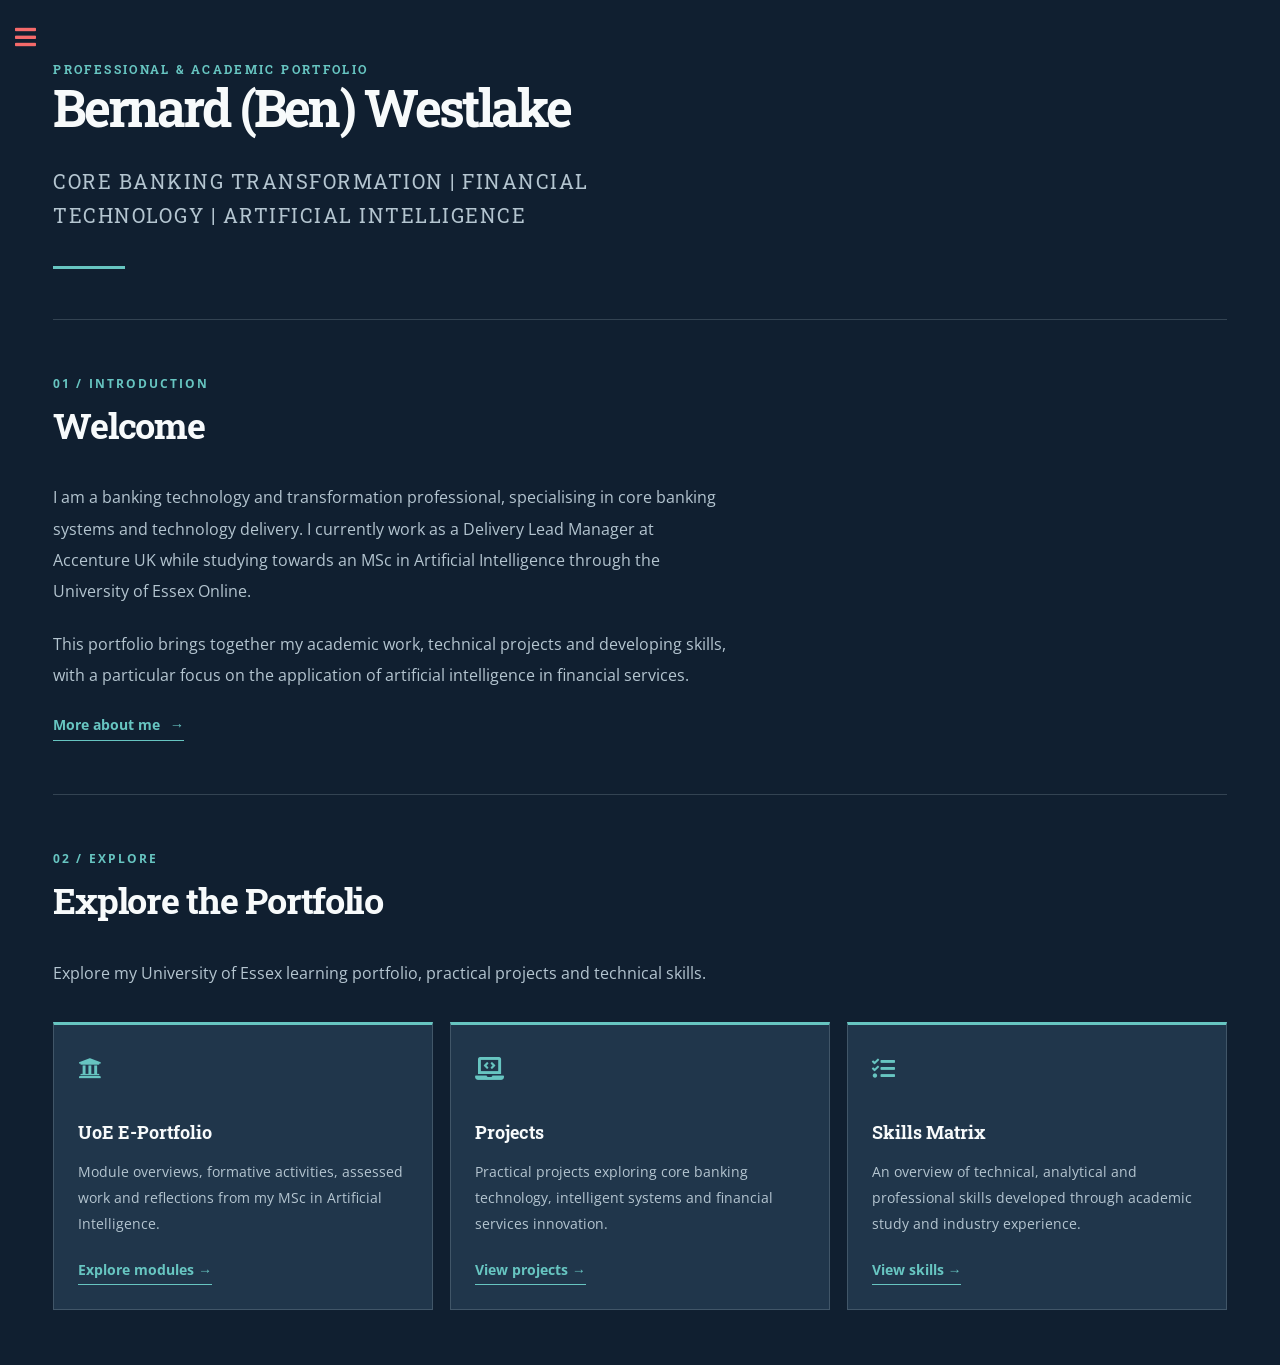
<file: index.html>
<!DOCTYPE HTML>
<!--
  Editorial by HTML5 UP | html5up.net | CCA 3.0 license.
-->
<html lang="en">
<head>
  <meta charset="utf-8" />
  <meta name="viewport" content="width=device-width, initial-scale=1" />
  <meta name="description" content="Bernard (Ben) Westlake — core banking transformation, financial technology and artificial intelligence portfolio." />
  <title>Bernard (Ben) Westlake | Home</title>
  <link rel="stylesheet" href="assets/css/main.css" />

  <style>
    /* Shared colours and typography from about.html */
    :root {
      --navy: #101f30;
      --navy-soft: #182e43;
      --teal: #67c5c1;
      --white: #f7fafb;
      --muted: #b4c5d0;
      --line: rgba(224,242,246,.17);
      --panel: #20364b;
    }

    html { scroll-behavior: smooth; }
    body, #main { background: var(--navy); color: var(--white); }
    #main > .inner { max-width: 1320px; }
    #main h1, #main h2, #main h3, #main strong { color: var(--white); }
    #main p { color: var(--muted); }
    #main a { color: var(--teal); }
    #main a:hover { color: var(--white); }

    /* Same header treatment as About Me */
    #header {
      display: block;
      padding: 4.5em 0 3.8em;
      border-bottom: 1px solid var(--line);
    }

    .eyebrow {
      color: var(--teal) !important;
      text-transform: uppercase;
      letter-spacing: .2em;
      font-weight: 700;
      font-size: .74rem;
      margin: 0 0 1.6em;
    }

    #header h1 {
      font-size: clamp(2.2rem,4vw,3.8rem);
      line-height: 1.07;
      letter-spacing: -.055em;
      margin: 0;
      font-weight: 700;
    }

    .hero-subtitle {
      font-size: clamp(1rem,1.8vw,1.25rem);
      line-height: 1.7;
      margin: 1.5em 0 0;
      max-width: 680px;
    }

    .hero-rule {
      width: 72px;
      height: 3px;
      background: var(--teal);
      margin-top: 2.5em;
    }

    /* Consistent section headings and vertical rhythm */
    .content-section {
      padding: 4em 0;
      border-bottom: 1px solid var(--line);
      scroll-margin-top: 2em;
    }
    .content-section:last-child { border-bottom: 0; }

    .section-kicker {
      font-size: .75rem;
      color: var(--teal) !important;
      text-transform: uppercase;
      letter-spacing: .17em;
      font-weight: 700;
      margin: 0 0 .85em;
    }

    .section-heading {
      font-size: clamp(1.65rem,2.8vw,2.5rem);
      line-height: 1.2;
      letter-spacing: -.035em;
      margin: 0 0 1em;
    }

    .section-copy p {
      font-size: 1rem;
      line-height: 1.95;
      max-width: 75ch;
      margin: 0 0 1.35em;
    }
    .section-copy p:last-child { margin-bottom: 0; }

    /* Home-specific links and navigation cards */
    #main .text-link {
      display: inline-flex;
      align-items: center;
      gap: .65em;
      margin-top: 1.5em;
      font-size: .9rem;
      font-weight: 700;
      text-decoration: none;
      border-bottom: 1px solid var(--teal);
      padding-bottom: .25em;
    }
    #main .text-link:hover { border-bottom-color: var(--white); }
    #main .text-link:focus-visible,
    #main .portfolio-card a:focus-visible {
      outline: 2px solid var(--teal);
      outline-offset: 5px;
    }

    .portfolio-grid {
      display: grid;
      grid-template-columns: repeat(3,minmax(0,1fr));
      gap: 1.25em;
      margin-top: 2.5em;
    }

    .portfolio-card {
      display: flex;
      flex-direction: column;
      min-width: 0;
      background: var(--panel);
      border: 1px solid var(--line);
      border-top: 3px solid var(--teal);
      padding: 1.8em;
    }

    .portfolio-card .card-icon {
      color: var(--teal);
      font-size: 1.45rem;
      margin-bottom: 1.35em;
    }

    .portfolio-card h3 {
      font-size: 1.1rem;
      margin: 0 0 .75em;
    }

    .portfolio-card p {
      font-size: .9rem;
      line-height: 1.8;
      margin: 0 0 1.5em;
    }

    #main .portfolio-card a {
      align-self: flex-start;
      margin-top: auto;
      font-size: .86rem;
      font-weight: 700;
      text-decoration: none;
      border-bottom: 1px solid var(--teal);
      padding-bottom: .2em;
    }
    #main .portfolio-card a:hover { border-bottom-color: var(--white); }

    /* Sidebar: same colours, icons and sticky footer as about.html */
    #sidebar { background: #eaf0f2; }

    #sidebar > .inner {
      display: flex;
      flex-direction: column;
      min-height: 100vh;
    }

    #sidebar #menu { flex-shrink: 0; }

    #sidebar header.major > :first-child {
      border-bottom-color: #177f83;
    }

    #menu ul a, #menu ul span { color: #20344a; }

    #menu ul a:hover,
    #menu ul span.opener:hover,
    #menu ul a[aria-current="page"] {
      color: #177f83;
    }

    #menu ul a[aria-current="page"] { font-weight: 700; }

    #menu .menu-icon {
      display: inline-block;
      width: 1.4em;
      margin-right: .65em;
      text-align: center;
      color: #177f83;
    }

    #sidebar #footer {
      margin-top: auto;
      padding-top: 2em;
      padding-bottom: 1em;
    }

    #sidebar #footer .copyright {
      font-size: .74rem;
      line-height: 1.7;
    }

    /* Responsive layout */
    @media screen and (max-width: 980px) {
      .portfolio-grid { grid-template-columns: repeat(2,minmax(0,1fr)); }
    }

    @media screen and (max-width: 760px) {
      #header { padding: 2.8em 0; }
      .content-section { padding: 2.7em 0; }
      .portfolio-grid { grid-template-columns: 1fr; }
    }

    @media (prefers-reduced-motion: reduce) {
      html { scroll-behavior: auto; }
    }
  </style>
</head>

<body class="is-preload">
  <div id="wrapper">

    <!-- MAIN CONTENT -->
    <div id="main">
      <div class="inner">

        <header id="header">
          <p class="eyebrow">Professional &amp; Academic Portfolio</p>
          <h1>Bernard (Ben) Westlake</h1>
          <p class="hero-subtitle">
            Core Banking Transformation <span aria-hidden="true">|</span>
            Financial Technology <span aria-hidden="true">|</span>
            Artificial Intelligence
          </p>
          <div class="hero-rule" aria-hidden="true"></div>
        </header>

        <main id="page-content">

          <!-- INTRODUCTION -->
          <section class="content-section" id="introduction">
            <p class="section-kicker">01 / Introduction</p>
            <h2 class="section-heading">Welcome</h2>

            <div class="section-copy">
              <p>
                I am a banking technology and transformation professional,
                specialising in core banking systems and technology delivery.
                I currently work as a Delivery Lead Manager at Accenture UK
                while studying towards an MSc in Artificial Intelligence
                through the University of Essex Online.
              </p>
              <p>
                This portfolio brings together my academic work, technical
                projects and developing skills, with a particular focus on
                the application of artificial intelligence in financial services.
              </p>
            </div>

            <a class="text-link" href="about.html">
              More about me <span aria-hidden="true">&rarr;</span>
            </a>
          </section>

          <!-- PORTFOLIO NAVIGATION -->
          <section class="content-section" id="explore">
            <p class="section-kicker">02 / Explore</p>
            <h2 class="section-heading">Explore the Portfolio</h2>

            <div class="section-copy">
              <p>
                Explore my University of Essex learning portfolio, practical
                projects and technical skills.
              </p>
            </div>

            <div class="portfolio-grid">
              <article class="portfolio-card">
                <i class="icon solid fa-university card-icon" aria-hidden="true"></i>
                <h3>UoE E-Portfolio</h3>
                <p>
                  Module overviews, formative activities, assessed work
                  and reflections from my MSc in Artificial Intelligence.
                </p>
                <a href="modules/understanding-ai.html">
                  Explore modules <span aria-hidden="true">&rarr;</span>
                </a>
              </article>

              <article class="portfolio-card">
                <i class="icon solid fa-laptop-code card-icon" aria-hidden="true"></i>
                <h3>Projects</h3>
                <p>
                  Practical projects exploring core banking technology,
                  intelligent systems and financial services innovation.
                </p>
                <a href="projects/core-banking-intelligence.html">
                  View projects <span aria-hidden="true">&rarr;</span>
                </a>
              </article>

              <article class="portfolio-card">
                <i class="icon solid fa-tasks card-icon" aria-hidden="true"></i>
                <h3>Skills Matrix</h3>
                <p>
                  An overview of technical, analytical and professional
                  skills developed through academic study and industry experience.
                </p>
                <a href="skills-matrix.html">
                  View skills <span aria-hidden="true">&rarr;</span>
                </a>
              </article>
            </div>
          </section>

        </main>
      </div>
    </div>

    <!-- SIDEBAR NAVIGATION: mirrors about.html -->
    <div id="sidebar">
      <div class="inner">

        <nav id="menu" aria-label="Portfolio navigation">
          <header class="major">
            <h2>Navigation</h2>
          </header>

          <ul>
            <li>
              <a href="index.html" aria-current="page">
                <i class="icon solid fa-home menu-icon" aria-hidden="true"></i>
                Home
              </a>
            </li>

            <li>
              <span class="opener">
                <i class="icon solid fa-university menu-icon" aria-hidden="true"></i>
                UoE E-Portfolio
              </span>
              <ul>
                <li><a href="modules/understanding-ai.html">Understanding Artificial Intelligence</a></li>
                <li><a href="modules/launch-into-computing.html">Launch Into Computing</a></li>
                <li><a href="modules/numerical-analysis.html">Numerical Analysis</a></li>
              </ul>
            </li>

            <li>
              <span class="opener">
                <i class="icon solid fa-laptop-code menu-icon" aria-hidden="true"></i>
                Projects
              </span>
              <ul>
                <li><a href="projects/core-banking-intelligence.html">Core Banking Intelligence Digest</a></li>
              </ul>
            </li>

            <li>
              <a href="skills-matrix.html">
                <i class="icon solid fa-tasks menu-icon" aria-hidden="true"></i>
                Skills Matrix
              </a>
            </li>

            <li>
              <a href="about.html">
                <i class="icon solid fa-user menu-icon" aria-hidden="true"></i>
                About Me
              </a>
            </li>

            <li>
              <a href="https://github.com/bwestlake" target="_blank" rel="noopener noreferrer">
                <i class="icon brands fa-github menu-icon" aria-hidden="true"></i>
                GitHub
              </a>
            </li>

            <li>
              <a href="https://www.linkedin.com/in/bernardwestlake/" target="_blank" rel="noopener noreferrer">
                <i class="icon brands fa-linkedin-in menu-icon" aria-hidden="true"></i>
                LinkedIn
              </a>
            </li>
          </ul>
        </nav>

        <footer id="footer">
          <p class="copyright">
            &copy; 2026 Bernard Westlake.
            Design: <a href="https://html5up.net">HTML5 UP</a>.
          </p>
        </footer>
      </div>
    </div>

  </div>

  <!-- JAVASCRIPT: same scripts and paths as about.html -->
  <script src="assets/js/jquery.min.js"></script>
  <script src="assets/js/browser.min.js"></script>
  <script src="assets/js/breakpoints.min.js"></script>
  <script src="assets/js/util.js"></script>
  <script src="assets/js/main.js"></script>
</body>
</html>
</file>
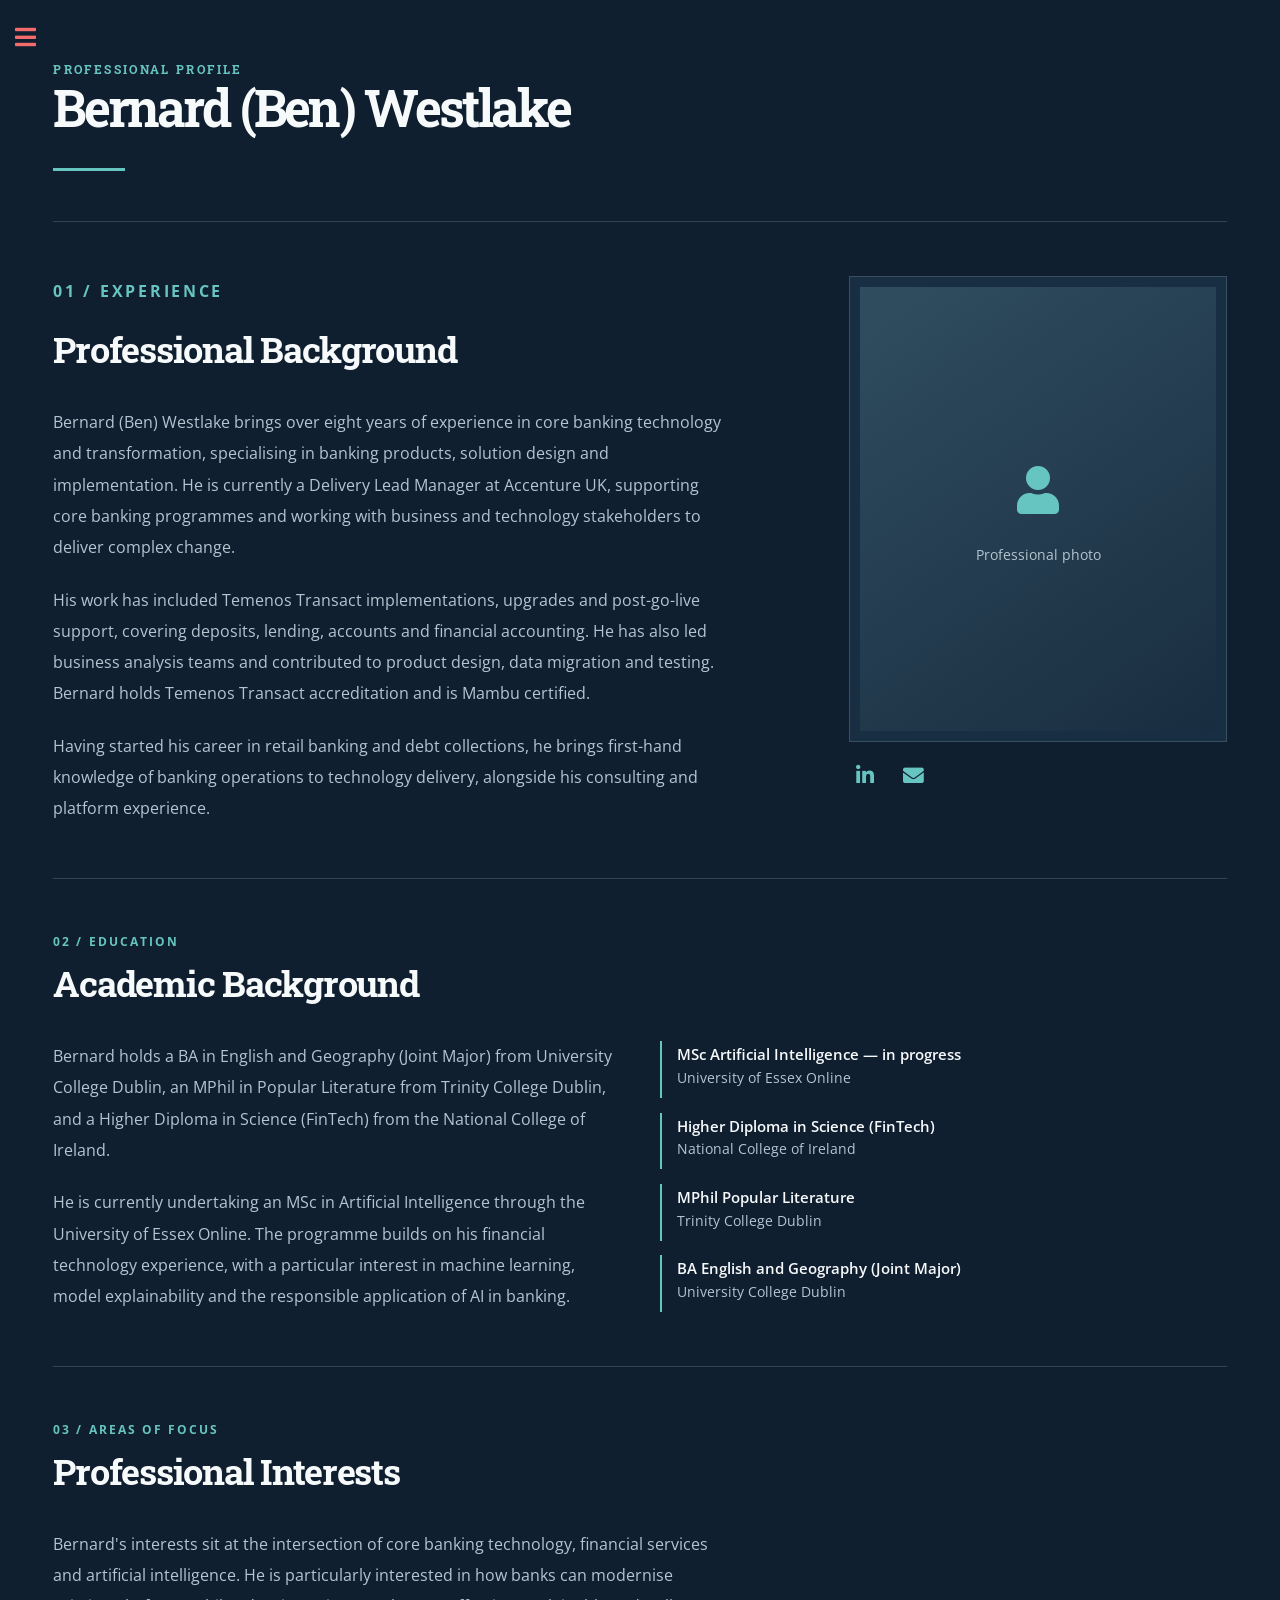
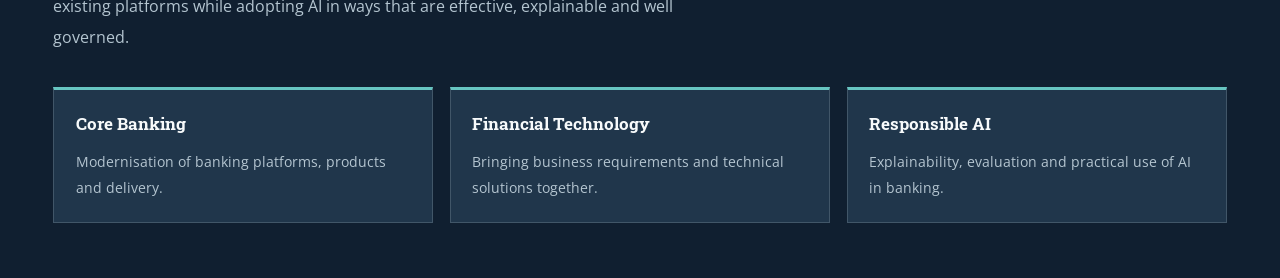
<file: about.html>
<!DOCTYPE HTML>
<!-- Editorial by HTML5 UP | html5up.net | CCA 3.0 license. -->
<html lang="en">
<head>
  <meta charset="utf-8" />
  <meta name="viewport" content="width=device-width, initial-scale=1" />
  <meta name="description" content="Bernard (Ben) Westlake — banking technology, core banking transformation and artificial intelligence." />
  <title>Bernard (Ben) Westlake | About</title>
  <link rel="stylesheet" href="assets/css/main.css" />
  <style>
    :root {
      --navy: #101f30;
      --navy-soft: #182e43;
      --teal: #67c5c1;
      --white: #f7fafb;
      --muted: #b4c5d0;
      --line: rgba(224,242,246,.17);
      --panel: #20364b;
    }

    html { scroll-behavior: smooth; }
    body, #main { background: var(--navy); color: var(--white); }
    #main > .inner { max-width: 1320px; }
    #main h1, #main h2, #main h3, #main strong { color: var(--white); }
    #main p { color: var(--muted); }
    #main a { color: var(--teal); }
    #main a:hover { color: var(--white); }

    /* PAGE HEADER */
    #header {
      display: block;
      padding: 4.5em 0 3.8em;
      border-bottom: 1px solid var(--line);
    }

    .eyebrow {
      color: var(--teal) !important;
      text-transform: uppercase;
      letter-spacing: .2em;
      font-weight: 700;
      font-size: .74rem;
      margin: 0 0 1.6em;
    }

    #header h1 {
      font-size: clamp(2.2rem,4vw,3.8rem);
      line-height: 1.07;
      letter-spacing: -.055em;
      margin: 0;
      font-weight: 700;
    }

    .hero-subtitle {
      font-size: clamp(1rem,1.8vw,1.25rem);
      line-height: 1.7;
      margin: 1.5em 0 0;
      max-width: 680px;
    }

    .hero-rule {
      width: 72px;
      height: 3px;
      background: var(--teal);
      margin-top: 2.5em;
    }

    /* CONTENT SECTIONS */
    .content-section {
      padding: 4em 0;
      border-bottom: 1px solid var(--line);
      scroll-margin-top: 2em;
    }

    .content-section:last-child { border-bottom: 0; }

    .section-kicker {
      font-size: .75rem;
      color: var(--teal) !important;
      text-transform: uppercase;
      letter-spacing: .17em;
      font-weight: 700;
      margin: 0 0 .85em;
    }

    .section-heading {
      font-size: clamp(1.65rem,2.8vw,2.5rem);
      line-height: 1.2;
      letter-spacing: -.035em;
      margin: 0 0 1em;
    }

    /* PROFESSIONAL PROFILE */
    .profile-layout {
      display: grid;
      grid-template-columns: minmax(0,1.65fr) minmax(230px,.85fr);
      gap: clamp(2em,5vw,5em);
      align-items: start;
    }

    .profile-role {
      color: var(--teal) !important;
      font-weight: 700;
      letter-spacing: .015em;
      margin: 0 0 1.7em;
    }

    .bio-copy p, .section-copy p {
      font-size: 1rem;
      line-height: 1.95;
      max-width: 75ch;
      margin: 0 0 1.35em;
    }

    .bio-copy p:last-child,
    .section-copy p:last-child { margin-bottom: 0; }

    /* PROFILE PHOTO */
    .portrait-frame {
      margin: 0;
      padding: 10px;
      border: 1px solid var(--line);
      background: var(--navy-soft);
    }

    .portrait-placeholder {
      aspect-ratio: 4/5;
      min-height: 270px;
      display: flex;
      flex-direction: column;
      justify-content: center;
      align-items: center;
      gap: 1em;
      background: linear-gradient(145deg,#304d60,#192d40);
      color: var(--muted);
      text-align: center;
    }

    .portrait-placeholder .icon {
      font-size: 3rem;
      color: var(--teal);
    }

    .portrait-placeholder span { font-size: .9rem; }

    .portrait-image {
      display: block;
      width: 100%;
      aspect-ratio: 4/5;
      object-fit: cover;
      object-position: center top;
    }

    /* SOCIAL LINKS */
    .profile-contact {
      display: flex;
      gap: 1.3em;
      align-items: center;
      margin-top: 1.4em;
    }

    .contact-icon {
      display: inline-flex !important;
      align-items: center;
      justify-content: center;
      width: 1.5em;
      height: 1.5em;
      padding: 0 !important;
      border: 0 !important;
      border-bottom: 0 !important;
      box-shadow: none !important;
      background: none !important;
      font-size: 1.3rem;
      text-decoration: none !important;
      color: var(--teal) !important;
    }

    .contact-icon:hover { color: var(--white) !important; }

    .contact-icon:focus-visible {
      outline: 2px solid var(--teal);
      outline-offset: 5px;
    }

    /* ACADEMIC BACKGROUND */
    .academic-grid {
      display: grid;
      grid-template-columns: minmax(0,1fr) minmax(0,1fr);
      gap: 3em;
    }

    .education-list {
      display: grid;
      gap: 1.1em;
    }

    .education-item {
      border-left: 2px solid var(--teal);
      padding: .15em 0 .15em 1.15em;
    }

    .education-item strong {
      display: block;
      line-height: 1.5;
      font-size: .95rem;
    }

    .education-item span {
      display: block;
      color: var(--muted);
      font-size: .88rem;
      line-height: 1.7;
    }

    /* PROFESSIONAL INTERESTS */
    .focus-list {
      display: grid;
      grid-template-columns: repeat(3,minmax(0,1fr));
      gap: 1.25em;
      margin-top: 2.5em;
    }

    .focus-item {
      background: var(--panel);
      border: 1px solid var(--line);
      border-top: 3px solid var(--teal);
      padding: 1.6em;
    }

    .focus-item h3 {
      font-size: 1.05rem;
      margin: 0 0 .75em;
    }

    .focus-item p {
      font-size: .9rem;
      line-height: 1.8;
      margin: 0;
    }

    /* SIDEBAR */
    #sidebar { background: #eaf0f2; }

    #sidebar > .inner {
      display: flex;
      flex-direction: column;
      min-height: 100vh;
    }

    #sidebar #menu { flex-shrink: 0; }

    #sidebar header.major > :first-child {
      border-bottom-color: #177f83;
    }

    #menu ul a, #menu ul span { color: #20344a; }

    #menu ul a:hover,
    #menu ul span.opener:hover,
    #menu ul a[aria-current="page"] {
      color: #177f83;
    }

    #menu ul a[aria-current="page"] { font-weight: 700; }

    #menu .menu-icon {
      display: inline-block;
      width: 1.4em;
      margin-right: .65em;
      text-align: center;
      color: #177f83;
    }

    /* FOOTER */
    #sidebar #footer {
      margin-top: auto;
      padding-top: 2em;
      padding-bottom: 1em;
    }

    #sidebar #footer .copyright {
      font-size: .74rem;
      line-height: 1.7;
    }

    /* RESPONSIVE DESIGN */
    @media screen and (max-width: 980px) {
      .profile-layout {
        grid-template-columns: minmax(0,1.3fr) minmax(200px,.8fr);
      }
      .academic-grid { gap: 2em; }
    }

    @media screen and (max-width: 760px) {
      #header { padding: 2.8em 0; }
      .content-section { padding: 2.7em 0; }
      .profile-layout, .academic-grid { grid-template-columns: 1fr; }
      .profile-aside { max-width: 340px; }
      .focus-list { grid-template-columns: 1fr; }
    }

    @media (prefers-reduced-motion: reduce) {
      html { scroll-behavior: auto; }
    }
  </style>
</head>

<body class="is-preload">
  <div id="wrapper">

    <!-- MAIN CONTENT -->
    <div id="main">
      <div class="inner">

        <header id="header">
          <p class="eyebrow">Professional profile</p>
          <h1>Bernard (Ben) Westlake</h1>
          
          <div class="hero-rule" aria-hidden="true"></div>
        </header>

        <main id="page-content">

          <!-- PROFESSIONAL BACKGROUND -->
          <section class="content-section" id="profile">
            <div class="profile-layout">

              <div class="bio-copy">
                <p class="section-kicker">01 / Experience</p>
                <h2 class="section-heading">Professional Background</h2>
            

                <p>
                  Bernard (Ben) Westlake brings over eight years of
                  experience in core banking technology and transformation,
                  specialising in banking products, solution design and
                  implementation. He is currently a Delivery Lead Manager
                  at Accenture UK, supporting core banking programmes
                  and working with business and technology stakeholders
                  to deliver complex change.
                </p>

                <p>
                  His work has included Temenos Transact implementations,
                  upgrades and post-go-live support, covering deposits,
                  lending, accounts and financial accounting. He has also
                  led business analysis teams and contributed to product
                  design, data migration and testing. Bernard holds
                  Temenos Transact accreditation and is Mambu certified.
                </p>

                <p>
                  Having started his career in retail banking and debt
                  collections, he brings first-hand knowledge of banking
                  operations to technology delivery, alongside his
                  consulting and platform experience.
                </p>
              </div>

              <!-- PROFILE PHOTO AND CONTACT LINKS -->
              <aside class="profile-aside"
                     aria-label="Profile photograph and contact links">

                <figure class="portrait-frame">
                  <div class="portrait-placeholder"
                       role="img"
                       aria-label="Professional portrait placeholder">
                    <i class="icon solid fa-user" aria-hidden="true"></i>
                    <span>Professional photo</span>
                  </div>

                  <!--
                  To add your photograph, replace the placeholder
                  div above with:

                  <img src="images/profile.jpg"
                       alt="Portrait of Bernard Westlake"
                       class="portrait-image" />
                  -->
                </figure>

                <div class="profile-contact" aria-label="Contact links">

                  <a href="https://www.linkedin.com/in/bernardwestlake/"
                     class="icon brands fa-linkedin-in contact-icon"
                     target="_blank"
                     rel="noopener noreferrer"
                     aria-label="View Bernard Westlake on LinkedIn"
                     title="LinkedIn">
                    <span class="label">LinkedIn</span>
                  </a>

                  <a href="mailto:Bernard.Westlake@gmail.com"
                     class="icon solid fa-envelope contact-icon"
                     aria-label="Send an email to Bernard Westlake"
                     title="Send an email">
                    <span class="label">Email</span>
                  </a>

                </div>
              </aside>
            </div>
          </section>

          <!-- ACADEMIC BACKGROUND -->
          <section class="content-section" id="academic-background">

            <p class="section-kicker">02 / Education</p>
            <h2 class="section-heading">Academic Background</h2>

            <div class="academic-grid">

              <div class="section-copy">
                <p>
                  Bernard holds a BA in English and Geography (Joint Major)
                  from University College Dublin, an MPhil in Popular
                  Literature from Trinity College Dublin, and a Higher
                  Diploma in Science (FinTech) from the National College
                  of Ireland.
                </p>

                <p>
                  He is currently undertaking an MSc in Artificial
                  Intelligence through the University of Essex Online.
                  The programme builds on his financial technology
                  experience, with a particular interest in machine
                  learning, model explainability and the responsible
                  application of AI in banking.
                </p>
              </div>

              <div class="education-list" aria-label="Qualifications">

                <div class="education-item">
                  <strong>MSc Artificial Intelligence — in progress</strong>
                  <span>University of Essex Online</span>
                </div>

                <div class="education-item">
                  <strong>Higher Diploma in Science (FinTech)</strong>
                  <span>National College of Ireland</span>
                </div>

                <div class="education-item">
                  <strong>MPhil Popular Literature</strong>
                  <span>Trinity College Dublin</span>
                </div>

                <div class="education-item">
                  <strong>BA English and Geography (Joint Major)</strong>
                  <span>University College Dublin</span>
                </div>

              </div>
            </div>
          </section>

          <!-- PROFESSIONAL INTERESTS -->
          <section class="content-section" id="professional-interests">

            <p class="section-kicker">03 / Areas of focus</p>
            <h2 class="section-heading">Professional Interests</h2>

            <div class="section-copy">
              <p>
                Bernard's interests sit at the intersection of core
                banking technology, financial services and artificial
                intelligence. He is particularly interested in how
                banks can modernise existing platforms while adopting
                AI in ways that are effective, explainable and
                well governed.
              </p>
            </div>

            <div class="focus-list">

              <div class="focus-item">
                <h3>Core Banking</h3>
                <p>
                  Modernisation of banking platforms, products and delivery.
                </p>
              </div>

              <div class="focus-item">
                <h3>Financial Technology</h3>
                <p>
                  Bringing business requirements and technical
                  solutions together.
                </p>
              </div>

              <div class="focus-item">
                <h3>Responsible AI</h3>
                <p>
                  Explainability, evaluation and practical use
                  of AI in banking.
                </p>
              </div>

            </div>
          </section>

        </main>
      </div>
    </div>

    <!-- SIDEBAR NAVIGATION -->
    <div id="sidebar">
      <div class="inner">

        <nav id="menu" aria-label="Portfolio navigation">
          <header class="major">
            <h2>Navigation</h2>
          </header>

          <ul>
            <li>
              <a href="index.html">
                <i class="icon solid fa-home menu-icon"
                   aria-hidden="true"></i>
                Home
              </a>
            </li>

            <!-- UOE E-PORTFOLIO DROPDOWN -->
            <li>
              <span class="opener">
                <i class="icon solid fa-university menu-icon"
                   aria-hidden="true"></i>
                UoE E-Portfolio
              </span>

              <ul>
                <li>
                  <a href="modules/understanding-ai.html">
                    Understanding Artificial Intelligence
                  </a>
                </li>
                <li>
                  <a href="modules/launch-into-computing.html">
                    Launch Into Computing
                  </a>
                </li>
                <li>
                  <a href="modules/numerical-analysis.html">
                    Numerical Analysis
                  </a>
                </li>
              </ul>
            </li>

            <!-- PROJECTS DROPDOWN -->
            <li>
                <span class="opener">
                    <i class="icon solid fa-laptop-code menu-icon"
                       aria-hidden="true"></i>
                    Projects
                </span>
            
                <ul>
                    <li>
                        <a href="projects/core-banking-intelligence.html">
                            Core Banking Intelligence Digest
                        </a>
                    </li>
                </ul>
            </li>

            <!-- SKILLS MATRIX -->
            <li>
              <a href="skills-matrix.html">
                <i class="icon solid fa-tasks menu-icon"
                   aria-hidden="true"></i>
                Skills Matrix
              </a>
            </li>

            <li>
              <a href="about.html" aria-current="page">
                <i class="icon solid fa-user menu-icon"
                   aria-hidden="true"></i>
                About Me
              </a>
            </li>

            <li>
              <a href="https://github.com/bwestlake"
                 target="_blank"
                 rel="noopener noreferrer">
                <i class="icon brands fa-github menu-icon"
                   aria-hidden="true"></i>
                GitHub
              </a>
            </li>

            <li>
              <a href="https://www.linkedin.com/in/bernardwestlake/"
                 target="_blank"
                 rel="noopener noreferrer">
                <i class="icon brands fa-linkedin-in menu-icon"
                   aria-hidden="true"></i>
                LinkedIn
              </a>
            </li>
          </ul>
        </nav>

        <!-- COPYRIGHT -->
        <footer id="footer">
          <p class="copyright">
            &copy; 2026 Bernard Westlake.
            Design:
            <a href="https://html5up.net">HTML5 UP</a>.
          </p>
        </footer>

      </div>
    </div>

  </div>

  <!-- JAVASCRIPT -->
  <script src="assets/js/jquery.min.js"></script>
  <script src="assets/js/browser.min.js"></script>
  <script src="assets/js/breakpoints.min.js"></script>
  <script src="assets/js/util.js"></script>
  <script src="assets/js/main.js"></script>

</body>
</html>
</file>
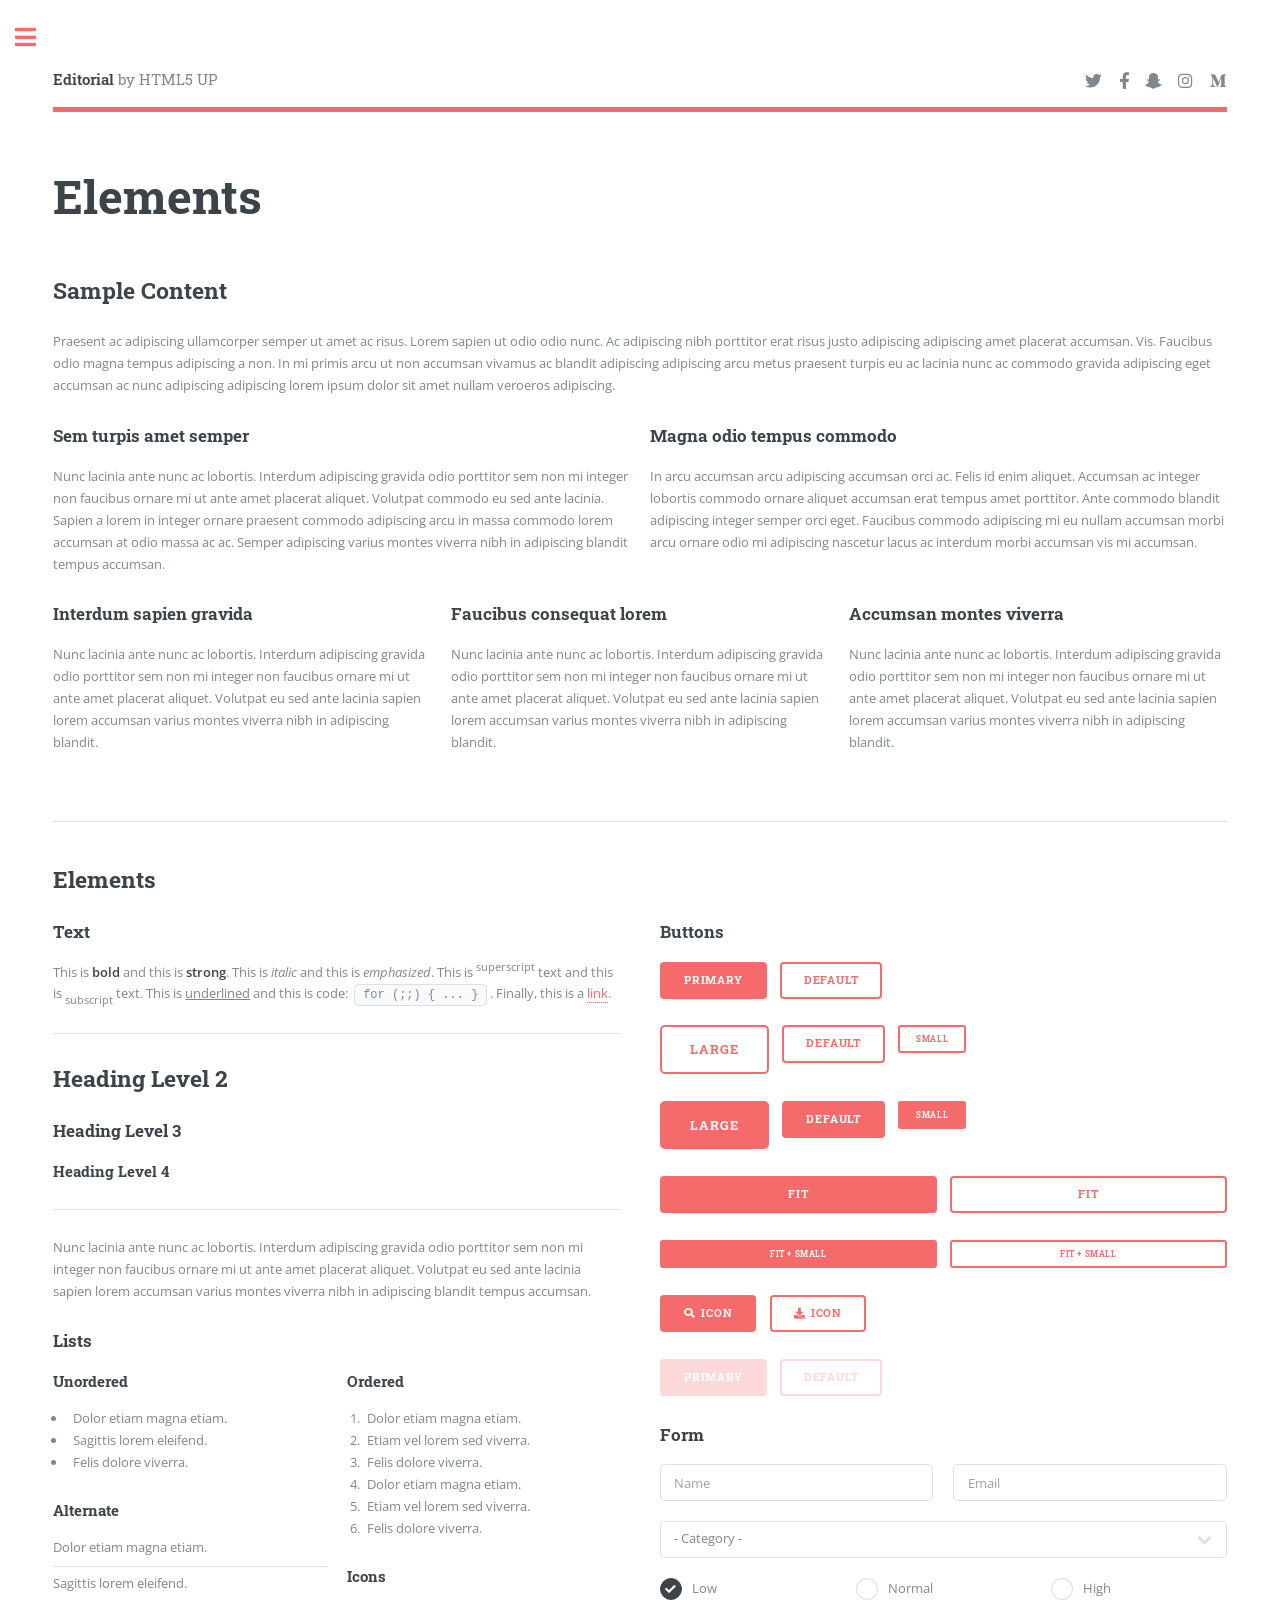
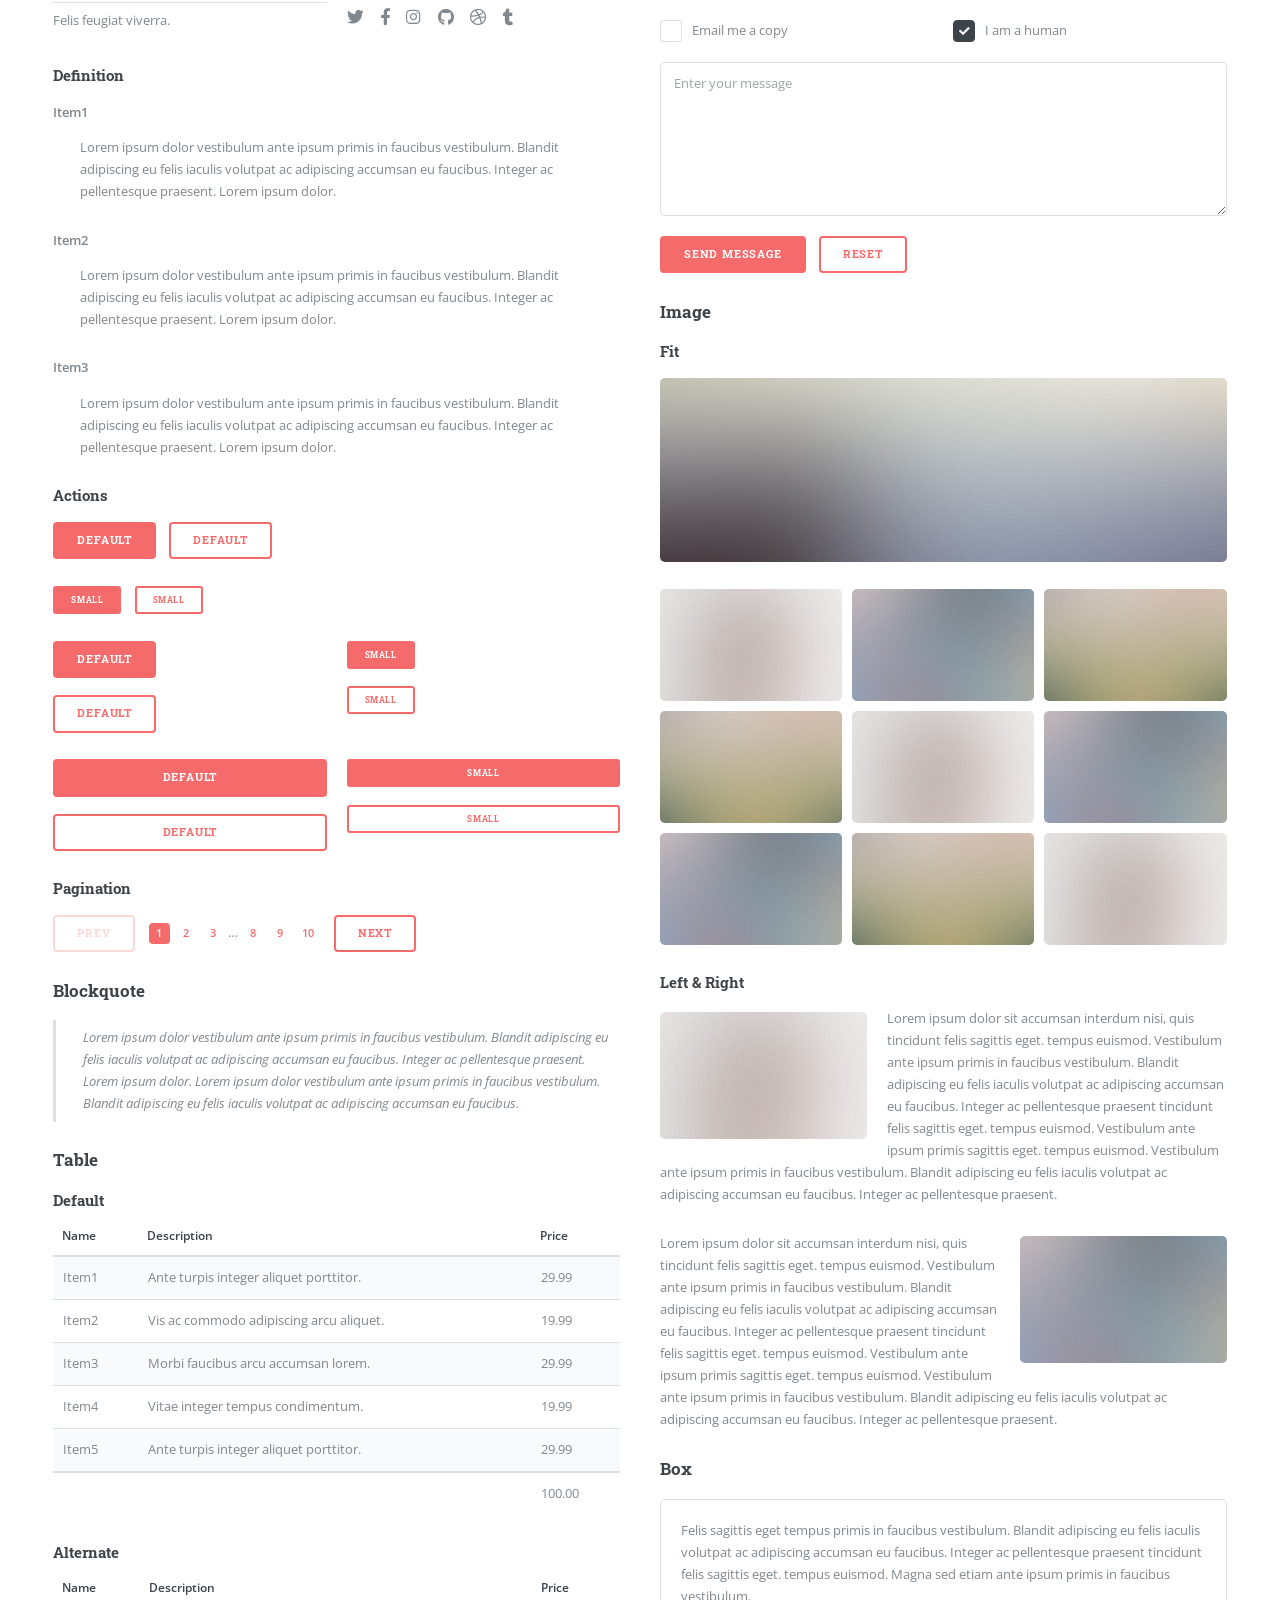
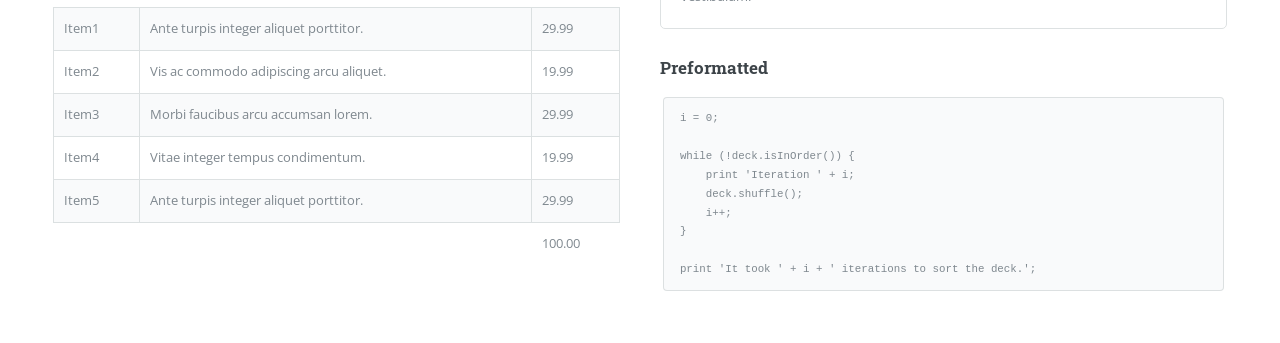
<file: elements.html>
<!DOCTYPE HTML>
<!--
	Editorial by HTML5 UP
	html5up.net | @ajlkn
	Free for personal and commercial use under the CCA 3.0 license (html5up.net/license)
-->
<html>
	<head>
		<title>Elements - Editorial by HTML5 UP</title>
		<meta charset="utf-8" />
		<meta name="viewport" content="width=device-width, initial-scale=1, user-scalable=no" />
		<link rel="stylesheet" href="assets/css/main.css" />
	</head>
	<body class="is-preload">

		<!-- Wrapper -->
			<div id="wrapper">

				<!-- Main -->
					<div id="main">
						<div class="inner">

							<!-- Header -->
								<header id="header">
									<a href="index.html" class="logo"><strong>Editorial</strong> by HTML5 UP</a>
									<ul class="icons">
										<li><a href="#" class="icon brands fa-twitter"><span class="label">Twitter</span></a></li>
										<li><a href="#" class="icon brands fa-facebook-f"><span class="label">Facebook</span></a></li>
										<li><a href="#" class="icon brands fa-snapchat-ghost"><span class="label">Snapchat</span></a></li>
										<li><a href="#" class="icon brands fa-instagram"><span class="label">Instagram</span></a></li>
										<li><a href="#" class="icon brands fa-medium-m"><span class="label">Medium</span></a></li>
									</ul>
								</header>

							<!-- Content -->
								<section>
									<header class="main">
										<h1>Elements</h1>
									</header>

									<!-- Content -->
										<h2 id="content">Sample Content</h2>
										<p>Praesent ac adipiscing ullamcorper semper ut amet ac risus. Lorem sapien ut odio odio nunc. Ac adipiscing nibh porttitor erat risus justo adipiscing adipiscing amet placerat accumsan. Vis. Faucibus odio magna tempus adipiscing a non. In mi primis arcu ut non accumsan vivamus ac blandit adipiscing adipiscing arcu metus praesent turpis eu ac lacinia nunc ac commodo gravida adipiscing eget accumsan ac nunc adipiscing adipiscing lorem ipsum dolor sit amet nullam veroeros adipiscing.</p>
										<div class="row">
											<div class="col-6 col-12-small">
												<h3>Sem turpis amet semper</h3>
												<p>Nunc lacinia ante nunc ac lobortis. Interdum adipiscing gravida odio porttitor sem non mi integer non faucibus ornare mi ut ante amet placerat aliquet. Volutpat commodo eu sed ante lacinia. Sapien a lorem in integer ornare praesent commodo adipiscing arcu in massa commodo lorem accumsan at odio massa ac ac. Semper adipiscing varius montes viverra nibh in adipiscing blandit tempus accumsan.</p>
											</div>
											<div class="col-6 col-12-small">
												<h3>Magna odio tempus commodo</h3>
												<p>In arcu accumsan arcu adipiscing accumsan orci ac. Felis id enim aliquet. Accumsan ac integer lobortis commodo ornare aliquet accumsan erat tempus amet porttitor. Ante commodo blandit adipiscing integer semper orci eget. Faucibus commodo adipiscing mi eu nullam accumsan morbi arcu ornare odio mi adipiscing nascetur lacus ac interdum morbi accumsan vis mi accumsan.</p>
											</div>
											<!-- Break -->
											<div class="col-4 col-12-medium">
												<h3>Interdum sapien gravida</h3>
												<p>Nunc lacinia ante nunc ac lobortis. Interdum adipiscing gravida odio porttitor sem non mi integer non faucibus ornare mi ut ante amet placerat aliquet. Volutpat eu sed ante lacinia sapien lorem accumsan varius montes viverra nibh in adipiscing blandit.</p>
											</div>
											<div class="col-4 col-12-medium">
												<h3>Faucibus consequat lorem</h3>
												<p>Nunc lacinia ante nunc ac lobortis. Interdum adipiscing gravida odio porttitor sem non mi integer non faucibus ornare mi ut ante amet placerat aliquet. Volutpat eu sed ante lacinia sapien lorem accumsan varius montes viverra nibh in adipiscing blandit.</p>
											</div>
											<div class="col-4 col-12-medium">
												<h3>Accumsan montes viverra</h3>
												<p>Nunc lacinia ante nunc ac lobortis. Interdum adipiscing gravida odio porttitor sem non mi integer non faucibus ornare mi ut ante amet placerat aliquet. Volutpat eu sed ante lacinia sapien lorem accumsan varius montes viverra nibh in adipiscing blandit.</p>
											</div>
										</div>

									<hr class="major" />

									<!-- Elements -->
										<h2 id="elements">Elements</h2>
										<div class="row gtr-200">
											<div class="col-6 col-12-medium">

												<!-- Text stuff -->
													<h3>Text</h3>
													<p>This is <b>bold</b> and this is <strong>strong</strong>. This is <i>italic</i> and this is <em>emphasized</em>.
													This is <sup>superscript</sup> text and this is <sub>subscript</sub> text.
													This is <u>underlined</u> and this is code: <code>for (;;) { ... }</code>.
													Finally, this is a <a href="#">link</a>.</p>
													<hr />
													<h2>Heading Level 2</h2>
													<h3>Heading Level 3</h3>
													<h4>Heading Level 4</h4>
													<hr />
													<p>Nunc lacinia ante nunc ac lobortis. Interdum adipiscing gravida odio porttitor sem non mi integer non faucibus ornare mi ut ante amet placerat aliquet. Volutpat eu sed ante lacinia sapien lorem accumsan varius montes viverra nibh in adipiscing blandit tempus accumsan.</p>

												<!-- Lists -->
													<h3>Lists</h3>
													<div class="row">
														<div class="col-6 col-12-small">

															<h4>Unordered</h4>
															<ul>
																<li>Dolor etiam magna etiam.</li>
																<li>Sagittis lorem eleifend.</li>
																<li>Felis dolore viverra.</li>
															</ul>

															<h4>Alternate</h4>
															<ul class="alt">
																<li>Dolor etiam magna etiam.</li>
																<li>Sagittis lorem eleifend.</li>
																<li>Felis feugiat viverra.</li>
															</ul>

														</div>
														<div class="col-6 col-12-small">

															<h4>Ordered</h4>
															<ol>
																<li>Dolor etiam magna etiam.</li>
																<li>Etiam vel lorem sed viverra.</li>
																<li>Felis dolore viverra.</li>
																<li>Dolor etiam magna etiam.</li>
																<li>Etiam vel lorem sed viverra.</li>
																<li>Felis dolore viverra.</li>
															</ol>

															<h4>Icons</h4>
															<ul class="icons">
																<li><a href="#" class="icon brands fa-twitter"><span class="label">Twitter</span></a></li>
																<li><a href="#" class="icon brands fa-facebook-f"><span class="label">Facebook</span></a></li>
																<li><a href="#" class="icon brands fa-instagram"><span class="label">Instagram</span></a></li>
																<li><a href="#" class="icon brands fa-github"><span class="label">Github</span></a></li>
																<li><a href="#" class="icon brands fa-dribbble"><span class="label">Dribbble</span></a></li>
																<li><a href="#" class="icon brands fa-tumblr"><span class="label">Tumblr</span></a></li>
															</ul>

														</div>
													</div>
													<h4>Definition</h4>
													<dl>
														<dt>Item1</dt>
														<dd>
															<p>Lorem ipsum dolor vestibulum ante ipsum primis in faucibus vestibulum. Blandit adipiscing eu felis iaculis volutpat ac adipiscing accumsan eu faucibus. Integer ac pellentesque praesent. Lorem ipsum dolor.</p>
														</dd>
														<dt>Item2</dt>
														<dd>
															<p>Lorem ipsum dolor vestibulum ante ipsum primis in faucibus vestibulum. Blandit adipiscing eu felis iaculis volutpat ac adipiscing accumsan eu faucibus. Integer ac pellentesque praesent. Lorem ipsum dolor.</p>
														</dd>
														<dt>Item3</dt>
														<dd>
															<p>Lorem ipsum dolor vestibulum ante ipsum primis in faucibus vestibulum. Blandit adipiscing eu felis iaculis volutpat ac adipiscing accumsan eu faucibus. Integer ac pellentesque praesent. Lorem ipsum dolor.</p>
														</dd>
													</dl>

													<h4>Actions</h4>
													<ul class="actions">
														<li><a href="#" class="button primary">Default</a></li>
														<li><a href="#" class="button">Default</a></li>
													</ul>
													<ul class="actions small">
														<li><a href="#" class="button primary small">Small</a></li>
														<li><a href="#" class="button small">Small</a></li>
													</ul>
													<div class="row">
														<div class="col-6 col-12-small">
															<ul class="actions stacked">
																<li><a href="#" class="button primary">Default</a></li>
																<li><a href="#" class="button">Default</a></li>
															</ul>
														</div>
														<div class="col-6 col-12-small">
															<ul class="actions stacked">
																<li><a href="#" class="button primary small">Small</a></li>
																<li><a href="#" class="button small">Small</a></li>
															</ul>
														</div>
														<div class="col-6 col-12-small">
															<ul class="actions stacked">
																<li><a href="#" class="button primary fit">Default</a></li>
																<li><a href="#" class="button fit">Default</a></li>
															</ul>
														</div>
														<div class="col-6 col-12-small">
															<ul class="actions stacked">
																<li><a href="#" class="button primary small fit">Small</a></li>
																<li><a href="#" class="button small fit">Small</a></li>
															</ul>
														</div>
													</div>

													<h4>Pagination</h4>
													<ul class="pagination">
														<li><span class="button disabled">Prev</span></li>
														<li><a href="#" class="page active">1</a></li>
														<li><a href="#" class="page">2</a></li>
														<li><a href="#" class="page">3</a></li>
														<li><span>&hellip;</span></li>
														<li><a href="#" class="page">8</a></li>
														<li><a href="#" class="page">9</a></li>
														<li><a href="#" class="page">10</a></li>
														<li><a href="#" class="button">Next</a></li>
													</ul>

												<!-- Blockquote -->
													<h3>Blockquote</h3>
													<blockquote>Lorem ipsum dolor vestibulum ante ipsum primis in faucibus vestibulum. Blandit adipiscing eu felis iaculis volutpat ac adipiscing accumsan eu faucibus. Integer ac pellentesque praesent. Lorem ipsum dolor. Lorem ipsum dolor vestibulum ante ipsum primis in faucibus vestibulum. Blandit adipiscing eu felis iaculis volutpat ac adipiscing accumsan eu faucibus.</blockquote>

												<!-- Table -->
													<h3>Table</h3>

													<h4>Default</h4>
													<div class="table-wrapper">
														<table>
															<thead>
																<tr>
																	<th>Name</th>
																	<th>Description</th>
																	<th>Price</th>
																</tr>
															</thead>
															<tbody>
																<tr>
																	<td>Item1</td>
																	<td>Ante turpis integer aliquet porttitor.</td>
																	<td>29.99</td>
																</tr>
																<tr>
																	<td>Item2</td>
																	<td>Vis ac commodo adipiscing arcu aliquet.</td>
																	<td>19.99</td>
																</tr>
																<tr>
																	<td>Item3</td>
																	<td> Morbi faucibus arcu accumsan lorem.</td>
																	<td>29.99</td>
																</tr>
																<tr>
																	<td>Item4</td>
																	<td>Vitae integer tempus condimentum.</td>
																	<td>19.99</td>
																</tr>
																<tr>
																	<td>Item5</td>
																	<td>Ante turpis integer aliquet porttitor.</td>
																	<td>29.99</td>
																</tr>
															</tbody>
															<tfoot>
																<tr>
																	<td colspan="2"></td>
																	<td>100.00</td>
																</tr>
															</tfoot>
														</table>
													</div>

													<h4>Alternate</h4>
													<div class="table-wrapper">
														<table class="alt">
															<thead>
																<tr>
																	<th>Name</th>
																	<th>Description</th>
																	<th>Price</th>
																</tr>
															</thead>
															<tbody>
																<tr>
																	<td>Item1</td>
																	<td>Ante turpis integer aliquet porttitor.</td>
																	<td>29.99</td>
																</tr>
																<tr>
																	<td>Item2</td>
																	<td>Vis ac commodo adipiscing arcu aliquet.</td>
																	<td>19.99</td>
																</tr>
																<tr>
																	<td>Item3</td>
																	<td> Morbi faucibus arcu accumsan lorem.</td>
																	<td>29.99</td>
																</tr>
																<tr>
																	<td>Item4</td>
																	<td>Vitae integer tempus condimentum.</td>
																	<td>19.99</td>
																</tr>
																<tr>
																	<td>Item5</td>
																	<td>Ante turpis integer aliquet porttitor.</td>
																	<td>29.99</td>
																</tr>
															</tbody>
															<tfoot>
																<tr>
																	<td colspan="2"></td>
																	<td>100.00</td>
																</tr>
															</tfoot>
														</table>
													</div>

											</div>
											<div class="col-6 col-12-medium">

												<!-- Buttons -->
													<h3>Buttons</h3>
													<ul class="actions">
														<li><a href="#" class="button primary">Primary</a></li>
														<li><a href="#" class="button">Default</a></li>
													</ul>
													<ul class="actions">
														<li><a href="#" class="button large">Large</a></li>
														<li><a href="#" class="button">Default</a></li>
														<li><a href="#" class="button small">Small</a></li>
													</ul>
													<ul class="actions">
														<li><a href="#" class="button primary large">Large</a></li>
														<li><a href="#" class="button primary">Default</a></li>
														<li><a href="#" class="button primary small">Small</a></li>
													</ul>
													<ul class="actions fit">
														<li><a href="#" class="button primary fit">Fit</a></li>
														<li><a href="#" class="button fit">Fit</a></li>
													</ul>
													<ul class="actions fit small">
														<li><a href="#" class="button primary fit small">Fit + Small</a></li>
														<li><a href="#" class="button fit small">Fit + Small</a></li>
													</ul>
													<ul class="actions">
														<li><a href="#" class="button primary icon solid fa-search">Icon</a></li>
														<li><a href="#" class="button icon solid fa-download">Icon</a></li>
													</ul>
													<ul class="actions">
														<li><span class="button primary disabled">Primary</span></li>
														<li><span class="button disabled">Default</span></li>
													</ul>

												<!-- Form -->
													<h3>Form</h3>

													<form method="post" action="#">
														<div class="row gtr-uniform">
															<div class="col-6 col-12-xsmall">
																<input type="text" name="demo-name" id="demo-name" value="" placeholder="Name" />
															</div>
															<div class="col-6 col-12-xsmall">
																<input type="email" name="demo-email" id="demo-email" value="" placeholder="Email" />
															</div>
															<!-- Break -->
															<div class="col-12">
																<select name="demo-category" id="demo-category">
																	<option value="">- Category -</option>
																	<option value="1">Manufacturing</option>
																	<option value="1">Shipping</option>
																	<option value="1">Administration</option>
																	<option value="1">Human Resources</option>
																</select>
															</div>
															<!-- Break -->
															<div class="col-4 col-12-small">
																<input type="radio" id="demo-priority-low" name="demo-priority" checked>
																<label for="demo-priority-low">Low</label>
															</div>
															<div class="col-4 col-12-small">
																<input type="radio" id="demo-priority-normal" name="demo-priority">
																<label for="demo-priority-normal">Normal</label>
															</div>
															<div class="col-4 col-12-small">
																<input type="radio" id="demo-priority-high" name="demo-priority">
																<label for="demo-priority-high">High</label>
															</div>
															<!-- Break -->
															<div class="col-6 col-12-small">
																<input type="checkbox" id="demo-copy" name="demo-copy">
																<label for="demo-copy">Email me a copy</label>
															</div>
															<div class="col-6 col-12-small">
																<input type="checkbox" id="demo-human" name="demo-human" checked>
																<label for="demo-human">I am a human</label>
															</div>
															<!-- Break -->
															<div class="col-12">
																<textarea name="demo-message" id="demo-message" placeholder="Enter your message" rows="6"></textarea>
															</div>
															<!-- Break -->
															<div class="col-12">
																<ul class="actions">
																	<li><input type="submit" value="Send Message" class="primary" /></li>
																	<li><input type="reset" value="Reset" /></li>
																</ul>
															</div>
														</div>
													</form>

												<!-- Image -->
													<h3>Image</h3>

													<h4>Fit</h4>
													<span class="image fit"><img src="images/pic11.jpg" alt="" /></span>
													<div class="box alt">
														<div class="row gtr-50 gtr-uniform">
															<div class="col-4"><span class="image fit"><img src="images/pic01.jpg" alt="" /></span></div>
															<div class="col-4"><span class="image fit"><img src="images/pic02.jpg" alt="" /></span></div>
															<div class="col-4"><span class="image fit"><img src="images/pic03.jpg" alt="" /></span></div>
															<!-- Break -->
															<div class="col-4"><span class="image fit"><img src="images/pic03.jpg" alt="" /></span></div>
															<div class="col-4"><span class="image fit"><img src="images/pic01.jpg" alt="" /></span></div>
															<div class="col-4"><span class="image fit"><img src="images/pic02.jpg" alt="" /></span></div>
															<!-- Break -->
															<div class="col-4"><span class="image fit"><img src="images/pic02.jpg" alt="" /></span></div>
															<div class="col-4"><span class="image fit"><img src="images/pic03.jpg" alt="" /></span></div>
															<div class="col-4"><span class="image fit"><img src="images/pic01.jpg" alt="" /></span></div>
														</div>
													</div>

													<h4>Left &amp; Right</h4>
													<p><span class="image left"><img src="images/pic01.jpg" alt="" /></span>Lorem ipsum dolor sit accumsan interdum nisi, quis tincidunt felis sagittis eget. tempus euismod. Vestibulum ante ipsum primis in faucibus vestibulum. Blandit adipiscing eu felis iaculis volutpat ac adipiscing accumsan eu faucibus. Integer ac pellentesque praesent tincidunt felis sagittis eget. tempus euismod. Vestibulum ante ipsum primis sagittis eget. tempus euismod. Vestibulum ante ipsum primis in faucibus vestibulum. Blandit adipiscing eu felis iaculis volutpat ac adipiscing accumsan eu faucibus. Integer ac pellentesque praesent.</p>
													<p><span class="image right"><img src="images/pic02.jpg" alt="" /></span>Lorem ipsum dolor sit accumsan interdum nisi, quis tincidunt felis sagittis eget. tempus euismod. Vestibulum ante ipsum primis in faucibus vestibulum. Blandit adipiscing eu felis iaculis volutpat ac adipiscing accumsan eu faucibus. Integer ac pellentesque praesent tincidunt felis sagittis eget. tempus euismod. Vestibulum ante ipsum primis sagittis eget. tempus euismod. Vestibulum ante ipsum primis in faucibus vestibulum. Blandit adipiscing eu felis iaculis volutpat ac adipiscing accumsan eu faucibus. Integer ac pellentesque praesent.</p>

												<!-- Box -->
													<h3>Box</h3>
													<div class="box">
														<p>Felis sagittis eget tempus primis in faucibus vestibulum. Blandit adipiscing eu felis iaculis volutpat ac adipiscing accumsan eu faucibus. Integer ac pellentesque praesent tincidunt felis sagittis eget. tempus euismod. Magna sed etiam ante ipsum primis in faucibus vestibulum.</p>
													</div>

												<!-- Preformatted Code -->
													<h3>Preformatted</h3>
													<pre><code>i = 0;

while (!deck.isInOrder()) {
    print 'Iteration ' + i;
    deck.shuffle();
    i++;
}

print 'It took ' + i + ' iterations to sort the deck.';
</code></pre>

											</div>
										</div>

								</section>

						</div>
					</div>

				<!-- Sidebar -->
					<div id="sidebar">
						<div class="inner">

							<!-- Search -->
								<section id="search" class="alt">
									<form method="post" action="#">
										<input type="text" name="query" id="query" placeholder="Search" />
									</form>
								</section>

							<!-- Menu -->
								<nav id="menu">
									<header class="major">
										<h2>Menu</h2>
									</header>
									<ul>
										<li><a href="index.html">Homepage</a></li>
										<li><a href="generic.html">Generic</a></li>
										<li><a href="elements.html">Elements</a></li>
										<li>
											<span class="opener">Submenu</span>
											<ul>
												<li><a href="#">Lorem Dolor</a></li>
												<li><a href="#">Ipsum Adipiscing</a></li>
												<li><a href="#">Tempus Magna</a></li>
												<li><a href="#">Feugiat Veroeros</a></li>
											</ul>
										</li>
										<li><a href="#">Etiam Dolore</a></li>
										<li><a href="#">Adipiscing</a></li>
										<li>
											<span class="opener">Another Submenu</span>
											<ul>
												<li><a href="#">Lorem Dolor</a></li>
												<li><a href="#">Ipsum Adipiscing</a></li>
												<li><a href="#">Tempus Magna</a></li>
												<li><a href="#">Feugiat Veroeros</a></li>
											</ul>
										</li>
										<li><a href="#">Maximus Erat</a></li>
										<li><a href="#">Sapien Mauris</a></li>
										<li><a href="#">Amet Lacinia</a></li>
									</ul>
								</nav>

							<!-- Section -->
								<section>
									<header class="major">
										<h2>Ante interdum</h2>
									</header>
									<div class="mini-posts">
										<article>
											<a href="#" class="image"><img src="images/pic07.jpg" alt="" /></a>
											<p>Aenean ornare velit lacus, ac varius enim lorem ullamcorper dolore aliquam.</p>
										</article>
										<article>
											<a href="#" class="image"><img src="images/pic08.jpg" alt="" /></a>
											<p>Aenean ornare velit lacus, ac varius enim lorem ullamcorper dolore aliquam.</p>
										</article>
										<article>
											<a href="#" class="image"><img src="images/pic09.jpg" alt="" /></a>
											<p>Aenean ornare velit lacus, ac varius enim lorem ullamcorper dolore aliquam.</p>
										</article>
									</div>
									<ul class="actions">
										<li><a href="#" class="button">More</a></li>
									</ul>
								</section>

							<!-- Section -->
								<section>
									<header class="major">
										<h2>Get in touch</h2>
									</header>
									<p>Sed varius enim lorem ullamcorper dolore aliquam aenean ornare velit lacus, ac varius enim lorem ullamcorper dolore. Proin sed aliquam facilisis ante interdum. Sed nulla amet lorem feugiat tempus aliquam.</p>
									<ul class="contact">
										<li class="icon solid fa-envelope"><a href="#">information@untitled.tld</a></li>
										<li class="icon solid fa-phone">(000) 000-0000</li>
										<li class="icon solid fa-home">1234 Somewhere Road #8254<br />
										Nashville, TN 00000-0000</li>
									</ul>
								</section>

							<!-- Footer -->
								<footer id="footer">
									<p class="copyright">&copy; Untitled. All rights reserved. Demo Images: <a href="https://unsplash.com">Unsplash</a>. Design: <a href="https://html5up.net">HTML5 UP</a>.</p>
								</footer>

						</div>
					</div>

			</div>

		<!-- Scripts -->
			<script src="assets/js/jquery.min.js"></script>
			<script src="assets/js/browser.min.js"></script>
			<script src="assets/js/breakpoints.min.js"></script>
			<script src="assets/js/util.js"></script>
			<script src="assets/js/main.js"></script>

	</body>
</html>
</file>
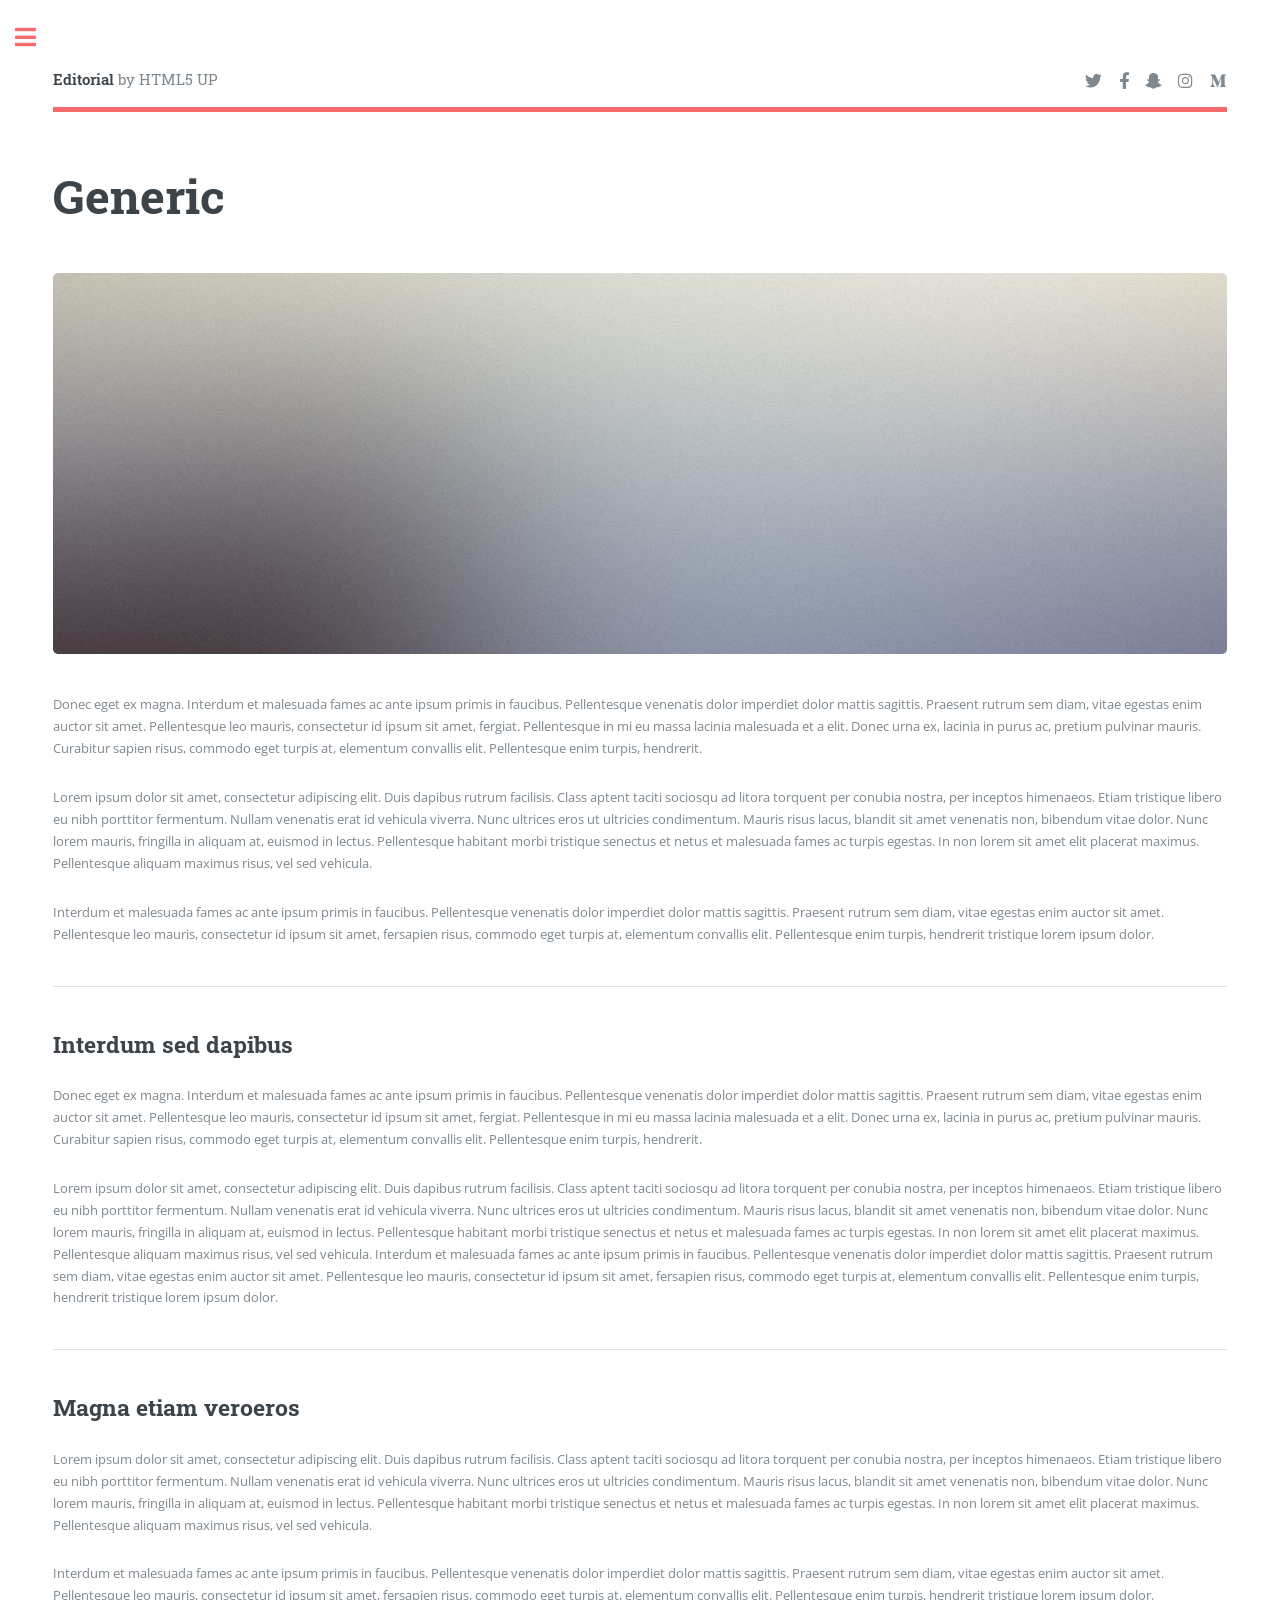
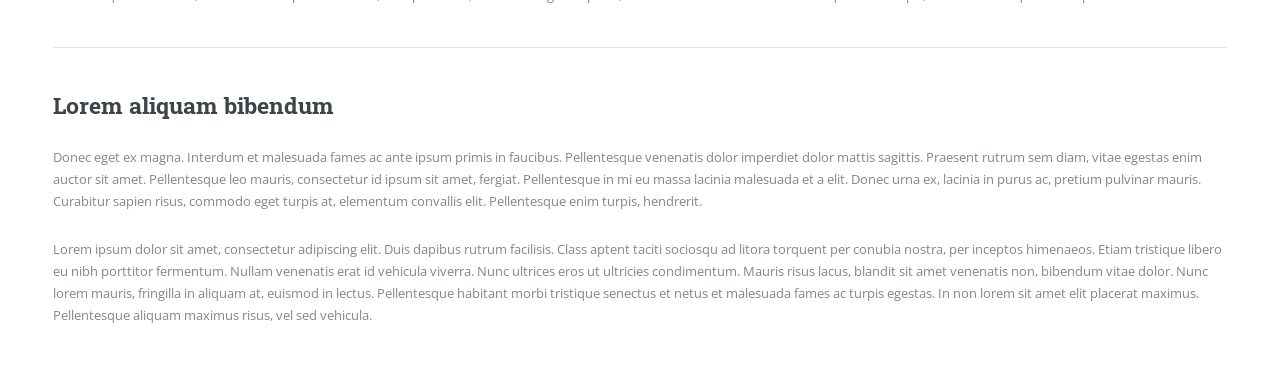
<file: generic.html>
<!DOCTYPE HTML>
<!--
	Editorial by HTML5 UP
	html5up.net | @ajlkn
	Free for personal and commercial use under the CCA 3.0 license (html5up.net/license)
-->
<html>
	<head>
		<title>Generic - Editorial by HTML5 UP</title>
		<meta charset="utf-8" />
		<meta name="viewport" content="width=device-width, initial-scale=1, user-scalable=no" />
		<link rel="stylesheet" href="assets/css/main.css" />
	</head>
	<body class="is-preload">

		<!-- Wrapper -->
			<div id="wrapper">

				<!-- Main -->
					<div id="main">
						<div class="inner">

							<!-- Header -->
								<header id="header">
									<a href="index.html" class="logo"><strong>Editorial</strong> by HTML5 UP</a>
									<ul class="icons">
										<li><a href="#" class="icon brands fa-twitter"><span class="label">Twitter</span></a></li>
										<li><a href="#" class="icon brands fa-facebook-f"><span class="label">Facebook</span></a></li>
										<li><a href="#" class="icon brands fa-snapchat-ghost"><span class="label">Snapchat</span></a></li>
										<li><a href="#" class="icon brands fa-instagram"><span class="label">Instagram</span></a></li>
										<li><a href="#" class="icon brands fa-medium-m"><span class="label">Medium</span></a></li>
									</ul>
								</header>

							<!-- Content -->
								<section>
									<header class="main">
										<h1>Generic</h1>
									</header>

									<span class="image main"><img src="images/pic11.jpg" alt="" /></span>

									<p>Donec eget ex magna. Interdum et malesuada fames ac ante ipsum primis in faucibus. Pellentesque venenatis dolor imperdiet dolor mattis sagittis. Praesent rutrum sem diam, vitae egestas enim auctor sit amet. Pellentesque leo mauris, consectetur id ipsum sit amet, fergiat. Pellentesque in mi eu massa lacinia malesuada et a elit. Donec urna ex, lacinia in purus ac, pretium pulvinar mauris. Curabitur sapien risus, commodo eget turpis at, elementum convallis elit. Pellentesque enim turpis, hendrerit.</p>
									<p>Lorem ipsum dolor sit amet, consectetur adipiscing elit. Duis dapibus rutrum facilisis. Class aptent taciti sociosqu ad litora torquent per conubia nostra, per inceptos himenaeos. Etiam tristique libero eu nibh porttitor fermentum. Nullam venenatis erat id vehicula viverra. Nunc ultrices eros ut ultricies condimentum. Mauris risus lacus, blandit sit amet venenatis non, bibendum vitae dolor. Nunc lorem mauris, fringilla in aliquam at, euismod in lectus. Pellentesque habitant morbi tristique senectus et netus et malesuada fames ac turpis egestas. In non lorem sit amet elit placerat maximus. Pellentesque aliquam maximus risus, vel sed vehicula.</p>
									<p>Interdum et malesuada fames ac ante ipsum primis in faucibus. Pellentesque venenatis dolor imperdiet dolor mattis sagittis. Praesent rutrum sem diam, vitae egestas enim auctor sit amet. Pellentesque leo mauris, consectetur id ipsum sit amet, fersapien risus, commodo eget turpis at, elementum convallis elit. Pellentesque enim turpis, hendrerit tristique lorem ipsum dolor.</p>

									<hr class="major" />

									<h2>Interdum sed dapibus</h2>
									<p>Donec eget ex magna. Interdum et malesuada fames ac ante ipsum primis in faucibus. Pellentesque venenatis dolor imperdiet dolor mattis sagittis. Praesent rutrum sem diam, vitae egestas enim auctor sit amet. Pellentesque leo mauris, consectetur id ipsum sit amet, fergiat. Pellentesque in mi eu massa lacinia malesuada et a elit. Donec urna ex, lacinia in purus ac, pretium pulvinar mauris. Curabitur sapien risus, commodo eget turpis at, elementum convallis elit. Pellentesque enim turpis, hendrerit.</p>
									<p>Lorem ipsum dolor sit amet, consectetur adipiscing elit. Duis dapibus rutrum facilisis. Class aptent taciti sociosqu ad litora torquent per conubia nostra, per inceptos himenaeos. Etiam tristique libero eu nibh porttitor fermentum. Nullam venenatis erat id vehicula viverra. Nunc ultrices eros ut ultricies condimentum. Mauris risus lacus, blandit sit amet venenatis non, bibendum vitae dolor. Nunc lorem mauris, fringilla in aliquam at, euismod in lectus. Pellentesque habitant morbi tristique senectus et netus et malesuada fames ac turpis egestas. In non lorem sit amet elit placerat maximus. Pellentesque aliquam maximus risus, vel sed vehicula. Interdum et malesuada fames ac ante ipsum primis in faucibus. Pellentesque venenatis dolor imperdiet dolor mattis sagittis. Praesent rutrum sem diam, vitae egestas enim auctor sit amet. Pellentesque leo mauris, consectetur id ipsum sit amet, fersapien risus, commodo eget turpis at, elementum convallis elit. Pellentesque enim turpis, hendrerit tristique lorem ipsum dolor.</p>

									<hr class="major" />

									<h2>Magna etiam veroeros</h2>
									<p>Lorem ipsum dolor sit amet, consectetur adipiscing elit. Duis dapibus rutrum facilisis. Class aptent taciti sociosqu ad litora torquent per conubia nostra, per inceptos himenaeos. Etiam tristique libero eu nibh porttitor fermentum. Nullam venenatis erat id vehicula viverra. Nunc ultrices eros ut ultricies condimentum. Mauris risus lacus, blandit sit amet venenatis non, bibendum vitae dolor. Nunc lorem mauris, fringilla in aliquam at, euismod in lectus. Pellentesque habitant morbi tristique senectus et netus et malesuada fames ac turpis egestas. In non lorem sit amet elit placerat maximus. Pellentesque aliquam maximus risus, vel sed vehicula.</p>
									<p>Interdum et malesuada fames ac ante ipsum primis in faucibus. Pellentesque venenatis dolor imperdiet dolor mattis sagittis. Praesent rutrum sem diam, vitae egestas enim auctor sit amet. Pellentesque leo mauris, consectetur id ipsum sit amet, fersapien risus, commodo eget turpis at, elementum convallis elit. Pellentesque enim turpis, hendrerit tristique lorem ipsum dolor.</p>

									<hr class="major" />

									<h2>Lorem aliquam bibendum</h2>
									<p>Donec eget ex magna. Interdum et malesuada fames ac ante ipsum primis in faucibus. Pellentesque venenatis dolor imperdiet dolor mattis sagittis. Praesent rutrum sem diam, vitae egestas enim auctor sit amet. Pellentesque leo mauris, consectetur id ipsum sit amet, fergiat. Pellentesque in mi eu massa lacinia malesuada et a elit. Donec urna ex, lacinia in purus ac, pretium pulvinar mauris. Curabitur sapien risus, commodo eget turpis at, elementum convallis elit. Pellentesque enim turpis, hendrerit.</p>
									<p>Lorem ipsum dolor sit amet, consectetur adipiscing elit. Duis dapibus rutrum facilisis. Class aptent taciti sociosqu ad litora torquent per conubia nostra, per inceptos himenaeos. Etiam tristique libero eu nibh porttitor fermentum. Nullam venenatis erat id vehicula viverra. Nunc ultrices eros ut ultricies condimentum. Mauris risus lacus, blandit sit amet venenatis non, bibendum vitae dolor. Nunc lorem mauris, fringilla in aliquam at, euismod in lectus. Pellentesque habitant morbi tristique senectus et netus et malesuada fames ac turpis egestas. In non lorem sit amet elit placerat maximus. Pellentesque aliquam maximus risus, vel sed vehicula.</p>

								</section>

						</div>
					</div>

				<!-- Sidebar -->
					<div id="sidebar">
						<div class="inner">

							<!-- Search -->
								<section id="search" class="alt">
									<form method="post" action="#">
										<input type="text" name="query" id="query" placeholder="Search" />
									</form>
								</section>

							<!-- Menu -->
								<nav id="menu">
									<header class="major">
										<h2>Menu</h2>
									</header>
									<ul>
										<li><a href="index.html">Homepage</a></li>
										<li><a href="generic.html">Generic</a></li>
										<li><a href="elements.html">Elements</a></li>
										<li>
											<span class="opener">Submenu</span>
											<ul>
												<li><a href="#">Lorem Dolor</a></li>
												<li><a href="#">Ipsum Adipiscing</a></li>
												<li><a href="#">Tempus Magna</a></li>
												<li><a href="#">Feugiat Veroeros</a></li>
											</ul>
										</li>
										<li><a href="#">Etiam Dolore</a></li>
										<li><a href="#">Adipiscing</a></li>
										<li>
											<span class="opener">Another Submenu</span>
											<ul>
												<li><a href="#">Lorem Dolor</a></li>
												<li><a href="#">Ipsum Adipiscing</a></li>
												<li><a href="#">Tempus Magna</a></li>
												<li><a href="#">Feugiat Veroeros</a></li>
											</ul>
										</li>
										<li><a href="#">Maximus Erat</a></li>
										<li><a href="#">Sapien Mauris</a></li>
										<li><a href="#">Amet Lacinia</a></li>
									</ul>
								</nav>

							<!-- Section -->
								<section>
									<header class="major">
										<h2>Ante interdum</h2>
									</header>
									<div class="mini-posts">
										<article>
											<a href="#" class="image"><img src="images/pic07.jpg" alt="" /></a>
											<p>Aenean ornare velit lacus, ac varius enim lorem ullamcorper dolore aliquam.</p>
										</article>
										<article>
											<a href="#" class="image"><img src="images/pic08.jpg" alt="" /></a>
											<p>Aenean ornare velit lacus, ac varius enim lorem ullamcorper dolore aliquam.</p>
										</article>
										<article>
											<a href="#" class="image"><img src="images/pic09.jpg" alt="" /></a>
											<p>Aenean ornare velit lacus, ac varius enim lorem ullamcorper dolore aliquam.</p>
										</article>
									</div>
									<ul class="actions">
										<li><a href="#" class="button">More</a></li>
									</ul>
								</section>

							<!-- Section -->
								<section>
									<header class="major">
										<h2>Get in touch</h2>
									</header>
									<p>Sed varius enim lorem ullamcorper dolore aliquam aenean ornare velit lacus, ac varius enim lorem ullamcorper dolore. Proin sed aliquam facilisis ante interdum. Sed nulla amet lorem feugiat tempus aliquam.</p>
									<ul class="contact">
										<li class="icon solid fa-envelope"><a href="#">information@untitled.tld</a></li>
										<li class="icon solid fa-phone">(000) 000-0000</li>
										<li class="icon solid fa-home">1234 Somewhere Road #8254<br />
										Nashville, TN 00000-0000</li>
									</ul>
								</section>

							<!-- Footer -->
								<footer id="footer">
									<p class="copyright">&copy; Untitled. All rights reserved. Demo Images: <a href="https://unsplash.com">Unsplash</a>. Design: <a href="https://html5up.net">HTML5 UP</a>.</p>
								</footer>

						</div>
					</div>

			</div>

		<!-- Scripts -->
			<script src="assets/js/jquery.min.js"></script>
			<script src="assets/js/browser.min.js"></script>
			<script src="assets/js/breakpoints.min.js"></script>
			<script src="assets/js/util.js"></script>
			<script src="assets/js/main.js"></script>

	</body>
</html>
</file>
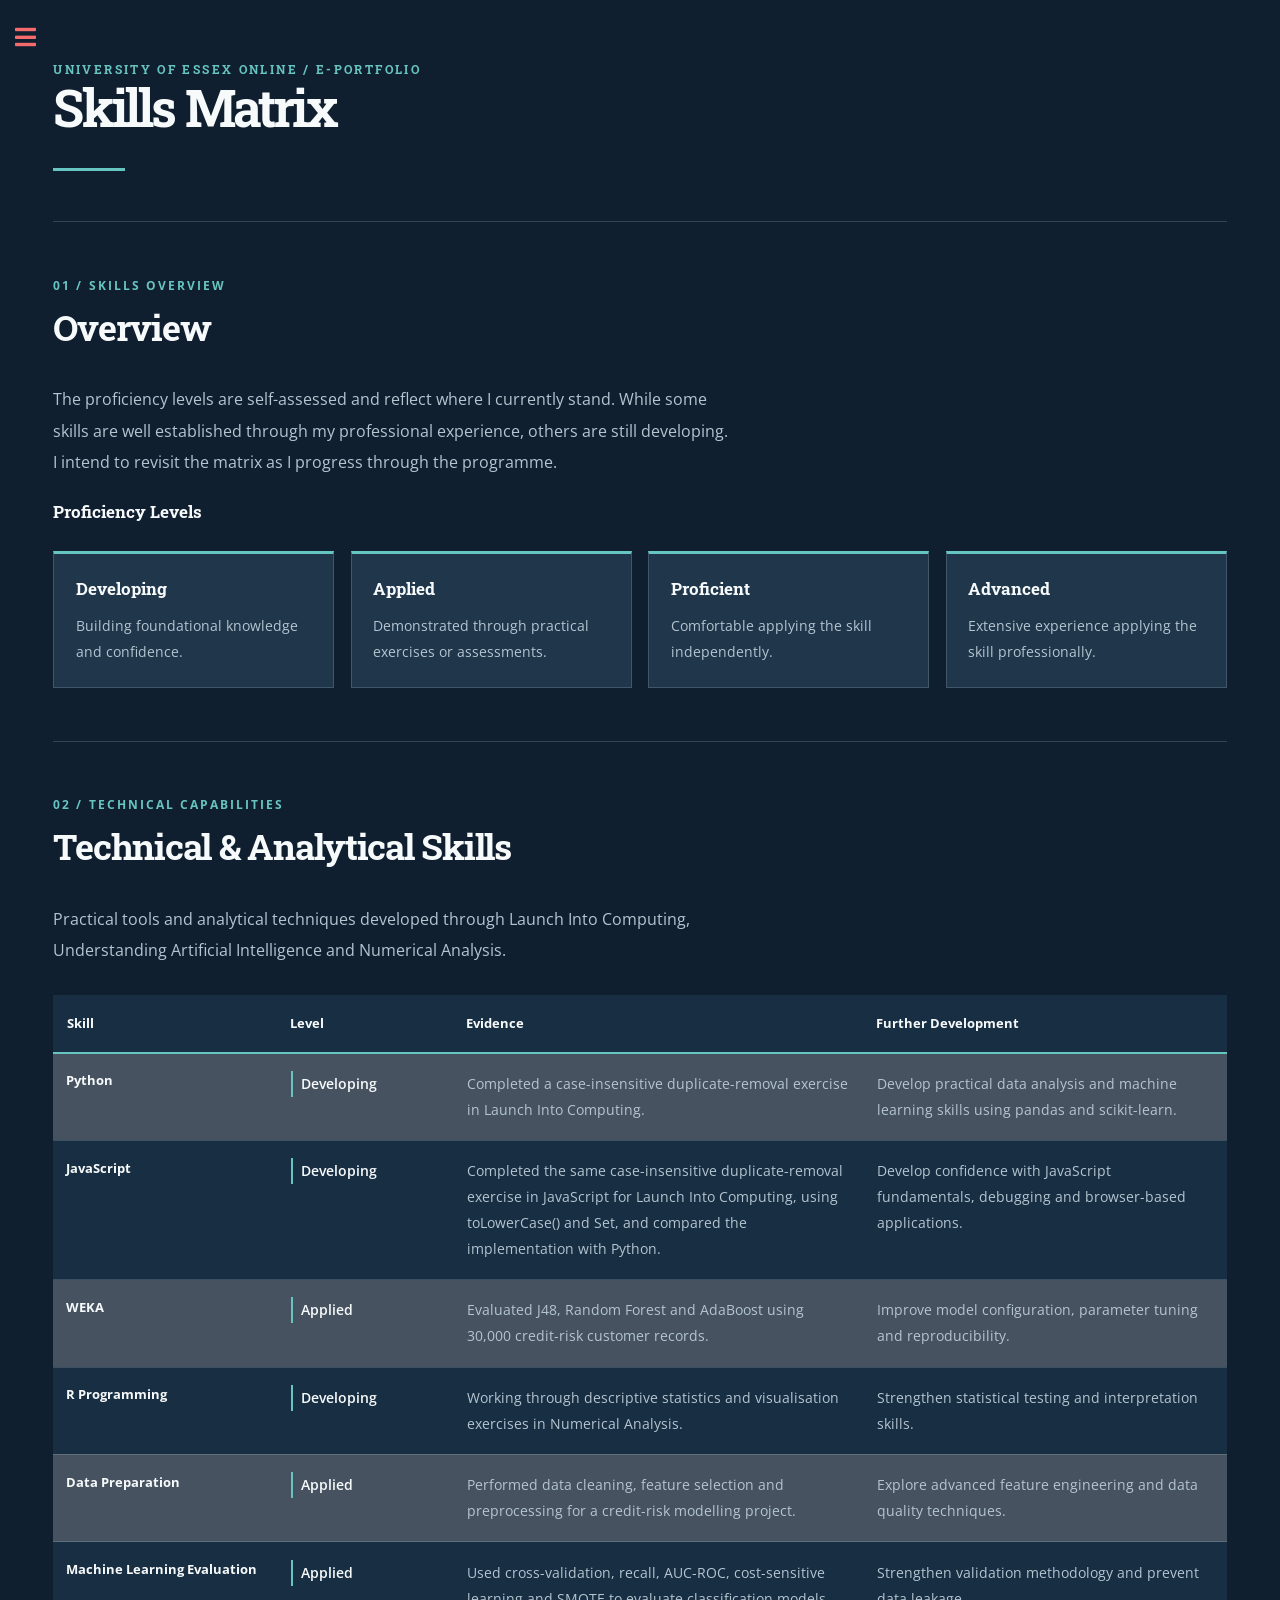
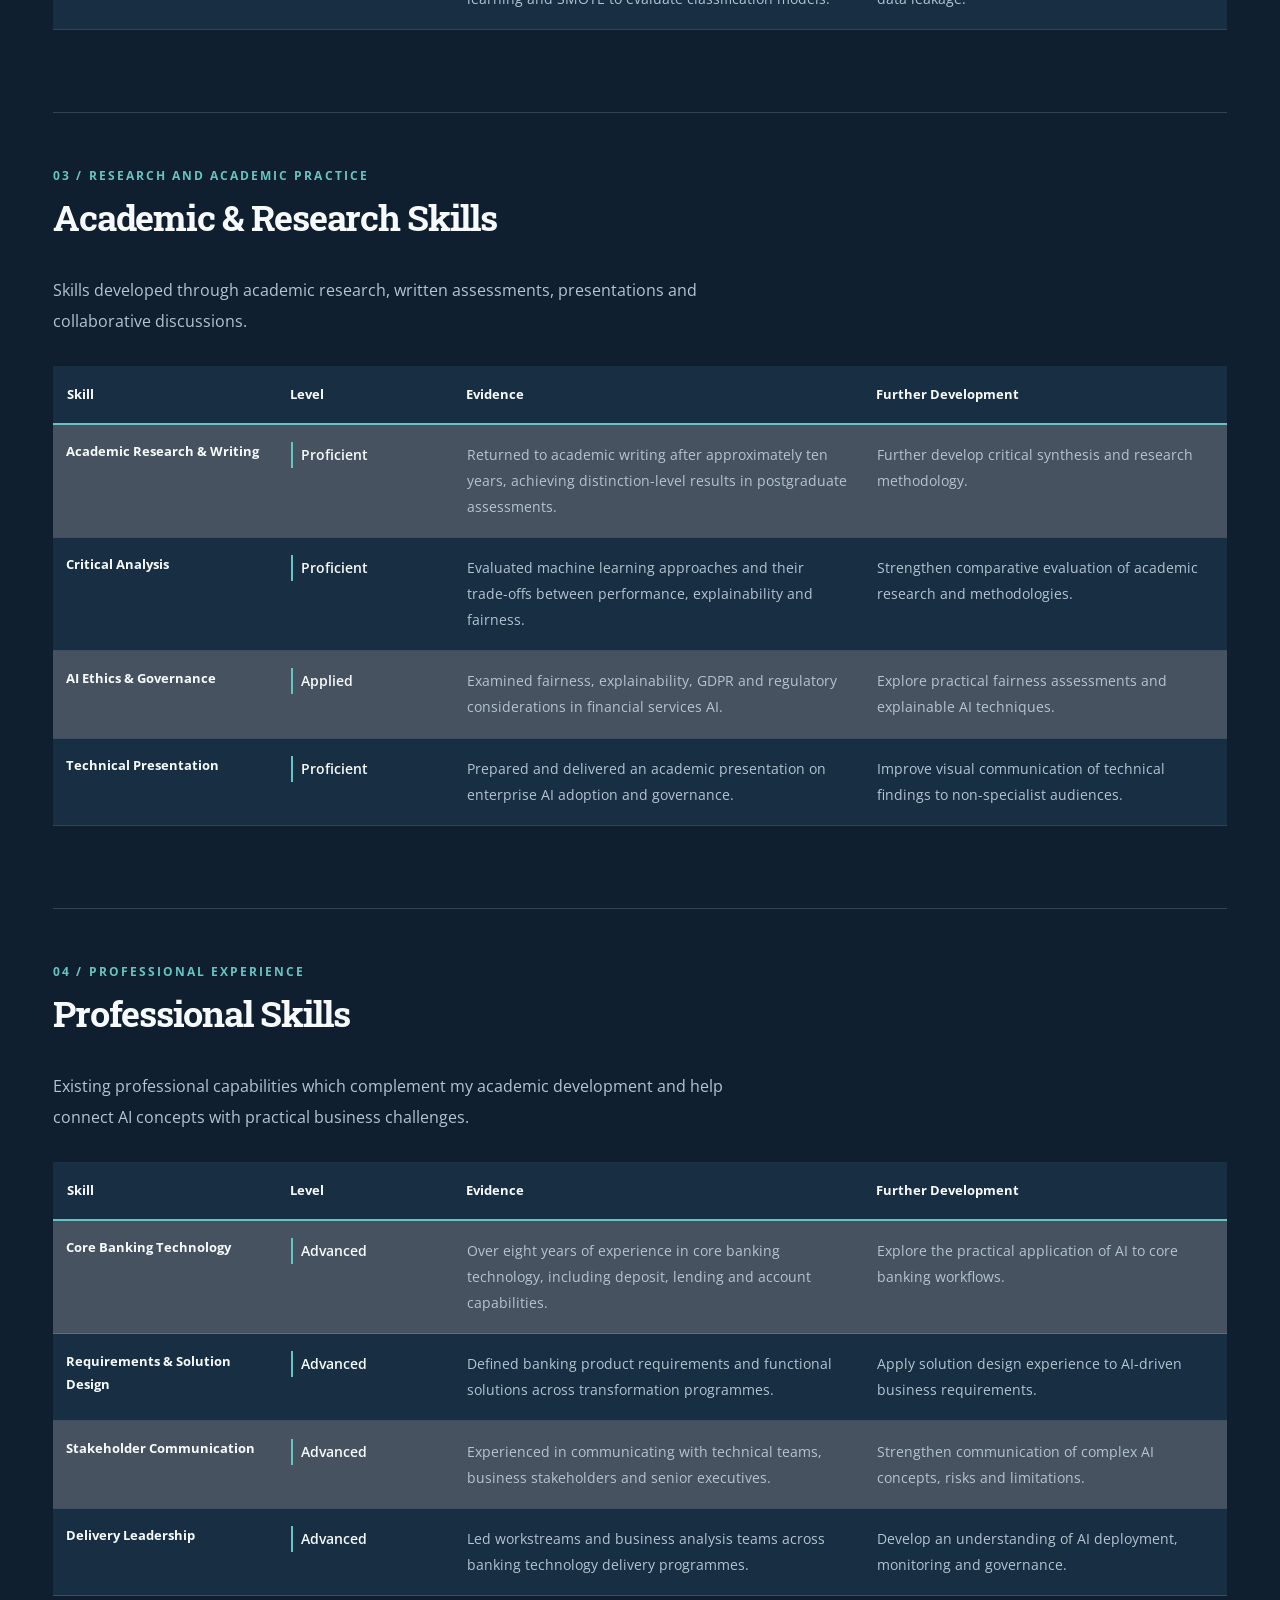
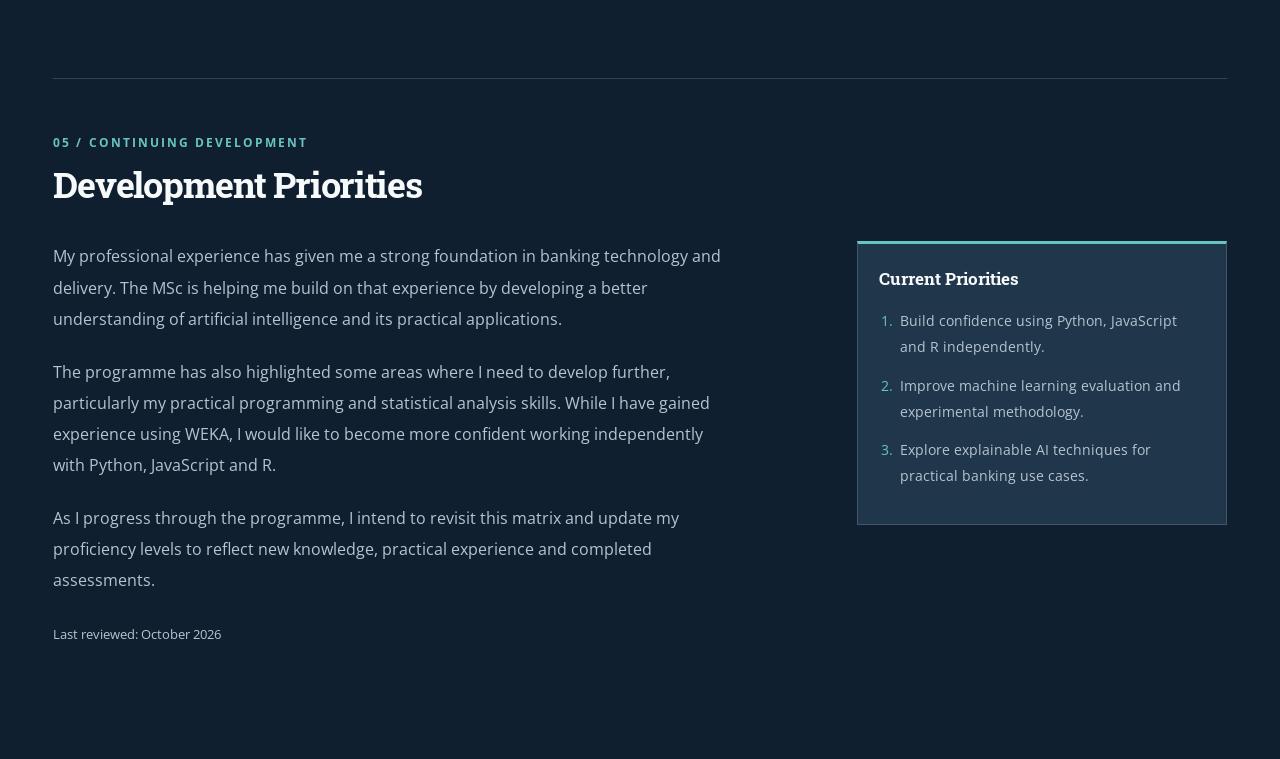
<file: skills-matrix.html>
<!DOCTYPE HTML>
<!-- Editorial by HTML5 UP | html5up.net | CCA 3.0 -->
<html lang="en">

<head>
  <meta charset="utf-8" />
  <meta name="viewport" content="width=device-width, initial-scale=1" />

  <meta name="description"
        content="Bernard (Ben) Westlake — MSc Artificial Intelligence skills matrix." />

  <title>Skills Matrix | Bernard (Ben) Westlake</title>

  <link rel="stylesheet" href="assets/css/main.css" />

  <style>

    /* ================================
       COLOUR PALETTE — ABOUT ME THEME
    ================================= */

    :root {
      --navy: #101f30;
      --navy-soft: #182e43;
      --teal: #67c5c1;
      --white: #f7fafb;
      --muted: #b4c5d0;
      --line: rgba(224,242,246,.17);
      --panel: #20364b;
    }

    html {
      scroll-behavior: smooth;
    }

    body, #main {
      background: var(--navy);
      color: var(--white);
    }

    #main > .inner {
      max-width: 1320px;
    }

    #main h1,
    #main h2,
    #main h3,
    #main strong {
      color: var(--white);
    }

    #main p {
      color: var(--muted);
    }

    #main a {
      color: var(--teal);
    }

    #main a:hover {
      color: var(--white);
    }


    /* ================================
       PAGE HEADER
    ================================= */

    #header {
      display: block;
      padding: 4.5em 0 3.8em;
      border-bottom: 1px solid var(--line);
      margin-bottom: 0;
    }

    .eyebrow {
      color: var(--teal) !important;
      text-transform: uppercase;
      letter-spacing: .2em;
      font-weight: 700;
      font-size: .74rem;
      margin: 0 0 1.6em;
    }

    #header h1 {
      font-size: clamp(2.2rem, 4vw, 3.8rem);
      line-height: 1.07;
      letter-spacing: -.055em;
      font-weight: 700;
      margin: 0;
    }

    .page-subtitle {
      font-size: clamp(1rem, 1.8vw, 1.25rem);
      line-height: 1.7;
      margin: 1.5em 0 0;
      max-width: 680px;
    }

    .hero-rule {
      width: 72px;
      height: 3px;
      background: var(--teal);
      margin-top: 2.5em;
    }


    /* ================================
       CONTENT SECTIONS
    ================================= */

    #page-content {
      padding: 0 0 3em;
    }

    .content-section {
      padding: 4em 0;
      border-bottom: 1px solid var(--line);
      scroll-margin-top: 2em;
    }

    .content-section:last-child {
      border-bottom: 0;
    }

    .section-kicker {
      font-size: .75rem;
      color: var(--teal) !important;
      text-transform: uppercase;
      letter-spacing: .17em;
      font-weight: 700;
      margin: 0 0 .85em;
    }

    .section-heading {
      font-size: clamp(1.65rem, 2.8vw, 2.5rem);
      line-height: 1.2;
      letter-spacing: -.035em;
      margin: 0 0 1em;
    }

    .section-intro,
    .overview-copy p,
    .development-copy p {
      font-size: 1rem;
      line-height: 1.95;
      max-width: 75ch;
      margin: 0 0 1.35em;
    }

    .section-intro {
      margin-bottom: 1.8em;
    }


    /* ================================
       PROFICIENCY GUIDE
    ================================= */

    .proficiency-guide {
      display: grid;
      grid-template-columns: repeat(4, minmax(0, 1fr));
      gap: 1.25em;
      margin-top: 2em;
    }

    .proficiency-item {
      background: var(--panel);
      border: 1px solid var(--line);
      border-top: 3px solid var(--teal);
      padding: 1.6em;
    }

    .proficiency-item h3 {
      font-size: 1.05rem;
      margin: 0 0 .75em;
    }

    .proficiency-item p {
      font-size: .9rem;
      line-height: 1.8;
      margin: 0;
    }


    /* ================================
       SKILLS MATRIX TABLES
    ================================= */

    .table-wrapper {
      overflow-x: auto;
    }

    .skills-table {
      width: 100%;
      border-collapse: collapse;
      table-layout: fixed;
      font-size: .9rem;
      background: transparent;
    }

    .skills-table th,
    .skills-table td {
      text-align: left;
      vertical-align: top;
      padding: 1.2em 1em;
      line-height: 1.8;
      overflow-wrap: anywhere;
      border-bottom: 1px solid var(--line);
      color: var(--muted);
    }

    .skills-table thead th {
      background: var(--navy-soft);
      color: var(--white);
      font-size: .84rem;
      font-weight: 700;
      border-bottom: 2px solid var(--teal);
    }

    .skills-table tbody th {
      color: var(--white);
      font-weight: 700;
    }

    .skills-table tbody tr:nth-child(even) {
      background: var(--navy-soft);
    }

    .skills-table th:nth-child(1) {
      width: 19%;
    }

    .skills-table th:nth-child(2) {
      width: 15%;
    }

    .skills-table th:nth-child(3) {
      width: 35%;
    }

    .skills-table th:nth-child(4) {
      width: 31%;
    }

    .skill-level {
      display: inline-block;
      border-left: 2px solid var(--teal);
      padding-left: .6em;
      color: var(--white);
      font-weight: 600;
    }


    /* ================================
       DEVELOPMENT PRIORITIES
    ================================= */

    .development-layout {
      display: grid;
      grid-template-columns: minmax(0, 1.6fr) minmax(220px, .8fr);
      gap: clamp(2em, 5vw, 5em);
      align-items: start;
    }

    .development-note {
      background: var(--panel);
      border: 1px solid var(--line);
      border-top: 3px solid var(--teal);
      padding: 1.6em;
    }

    .development-note h3 {
      font-size: 1.05rem;
      margin: 0 0 1em;
    }

    .development-note ol {
      margin: 0;
      padding-left: 1.3em;
    }

    .development-note li {
      color: var(--muted);
      font-size: .9rem;
      line-height: 1.8;
      margin-bottom: .9em;
    }

    .development-note li::marker {
      color: var(--teal);
    }

    .last-updated {
      color: var(--muted);
      font-size: .8rem !important;
      margin-top: 2em !important;
    }


    /* ================================
       SIDEBAR NAVIGATION
    ================================= */

    #sidebar {
      background: #eaf0f2;
    }

    #sidebar > .inner {
      display: flex;
      flex-direction: column;
      min-height: 100vh;
    }

    #sidebar #menu {
      flex-shrink: 0;
    }

    #sidebar header.major > :first-child {
      border-bottom-color: #177f83;
    }

    #menu ul a,
    #menu ul span {
      color: #20344a;
    }

    #menu ul a:hover,
    #menu ul span.opener:hover,
    #menu ul a[aria-current="page"],
    #menu ul span.opener.active {
      color: #177f83;
    }

    #menu ul a[aria-current="page"],
    #menu ul span.opener.active {
      font-weight: 700;
    }

    #menu ul span.opener:before {
      color: #177f83;
    }

    #menu .menu-icon {
      display: inline-block;
      width: 1.4em;
      margin-right: .65em;
      text-align: center;
      color: #177f83;
    }


    /* ================================
       COPYRIGHT FOOTER
    ================================= */

    #sidebar #footer {
      margin-top: auto;
      padding-top: 2em;
      padding-bottom: 1em;
    }

    #sidebar #footer .copyright {
      font-size: .74rem;
      line-height: 1.7;
    }


    /* ================================
       RESPONSIVE DESIGN
    ================================= */

    @media screen and (max-width: 1100px) {
      .proficiency-guide {
        grid-template-columns: repeat(2, minmax(0, 1fr));
      }
    }

    @media screen and (max-width: 980px) {
      .development-layout {
        grid-template-columns: 1fr;
      }
    }

    @media screen and (max-width: 760px) {

      #header {
        padding: 2.8em 0;
      }

      .content-section {
        padding: 2.7em 0;
      }

      .skills-table,
      .skills-table tbody {
        display: block;
      }

      .skills-table thead {
        display: none;
      }

      .skills-table tbody tr {
        display: block;
        padding: .5em 1em;
        margin-bottom: 1em;
        border: 1px solid var(--line);
        background: var(--panel) !important;
      }

      .skills-table tbody th,
      .skills-table tbody td {
        display: block;
        width: 100%;
        padding: .55em 0;
      }

      .skills-table tbody th:nth-child(1) {
        width: 100%;
      }

      .skills-table tbody td:last-child {
        border-bottom: 0;
      }

      .skills-table td::before {
        content: attr(data-label);
        display: block;
        color: var(--teal);
        font-size: .75rem;
        font-weight: 700;
        margin-bottom: .3em;
      }
    }

    @media screen and (max-width: 440px) {
      .proficiency-guide {
        grid-template-columns: 1fr;
      }
    }

    @media (prefers-reduced-motion: reduce) {
      html {
        scroll-behavior: auto;
      }
    }

  </style>
</head>


<body class="is-preload">

  <div id="wrapper">

    <!-- MAIN CONTENT -->
    <div id="main">
      <div class="inner">

        <!-- PAGE HEADER -->
        <header id="header">
          <p class="eyebrow">
            University of Essex Online / E-Portfolio
          </p>

          <h1>Skills Matrix</h1>

          <div class="hero-rule" aria-hidden="true"></div>
        </header>

        <main id="page-content">

          <!-- ================================
               01 / OVERVIEW
          ================================= -->

          <section class="content-section" id="overview">

            <p class="section-kicker">
              01 / Skills Overview
            </p>

            <h2 class="section-heading">Overview</h2>

            <div class="overview-copy">

              <p>
                The proficiency levels are self-assessed and reflect
                where I currently stand. While some skills are well
                established through my professional experience,
                others are still developing. I intend to revisit
                the matrix as I progress through the programme.
              </p>

            </div>

            <h3>Proficiency Levels</h3>

            <div class="proficiency-guide">

              <div class="proficiency-item">
                <h3>Developing</h3>
                <p>
                  Building foundational knowledge and confidence.
                </p>
              </div>

              <div class="proficiency-item">
                <h3>Applied</h3>
                <p>
                  Demonstrated through practical exercises
                  or assessments.
                </p>
              </div>

              <div class="proficiency-item">
                <h3>Proficient</h3>
                <p>
                  Comfortable applying the skill independently.
                </p>
              </div>

              <div class="proficiency-item">
                <h3>Advanced</h3>
                <p>
                  Extensive experience applying the skill
                  professionally.
                </p>
              </div>

            </div>

          </section>


          <!-- ================================
               02 / TECHNICAL SKILLS
          ================================= -->

          <section class="content-section" id="technical-skills">

            <p class="section-kicker">
              02 / Technical Capabilities
            </p>

            <h2 class="section-heading">
              Technical &amp; Analytical Skills
            </h2>

            <p class="section-intro">
              Practical tools and analytical techniques developed
              through Launch Into Computing, Understanding
              Artificial Intelligence and Numerical Analysis.
            </p>

            <div class="table-wrapper">

              <table class="skills-table">

                <thead>
                  <tr>
                    <th scope="col">Skill</th>
                    <th scope="col">Level</th>
                    <th scope="col">Evidence</th>
                    <th scope="col">Further Development</th>
                  </tr>
                </thead>

                <tbody>

                  <!-- PYTHON -->
                  <tr>
                    <th scope="row">Python</th>

                    <td data-label="Level">
                      <span class="skill-level">Developing</span>
                    </td>

                    <td data-label="Evidence">
                      Completed a case-insensitive duplicate-removal
                      exercise in Launch Into Computing.
                    </td>

                    <td data-label="Further Development">
                      Develop practical data analysis and machine
                      learning skills using pandas and scikit-learn.
                    </td>
                  </tr>


                  <!-- JAVASCRIPT -->
                  <tr>
                    <th scope="row">JavaScript</th>

                    <td data-label="Level">
                      <span class="skill-level">Developing</span>
                    </td>

                    <td data-label="Evidence">
                      Completed the same case-insensitive
                      duplicate-removal exercise in JavaScript
                      for Launch Into Computing, using
                      toLowerCase() and Set, and compared
                      the implementation with Python.
                    </td>

                    <td data-label="Further Development">
                      Develop confidence with JavaScript
                      fundamentals, debugging and
                      browser-based applications.
                    </td>
                  </tr>


                  <!-- WEKA -->
                  <tr>
                    <th scope="row">WEKA</th>

                    <td data-label="Level">
                      <span class="skill-level">Applied</span>
                    </td>

                    <td data-label="Evidence">
                      Evaluated J48, Random Forest and AdaBoost
                      using 30,000 credit-risk customer records.
                    </td>

                    <td data-label="Further Development">
                      Improve model configuration, parameter
                      tuning and reproducibility.
                    </td>
                  </tr>


                  <!-- R PROGRAMMING -->
                  <tr>
                    <th scope="row">R Programming</th>

                    <td data-label="Level">
                      <span class="skill-level">Developing</span>
                    </td>

                    <td data-label="Evidence">
                      Working through descriptive statistics
                      and visualisation exercises in
                      Numerical Analysis.
                    </td>

                    <td data-label="Further Development">
                      Strengthen statistical testing
                      and interpretation skills.
                    </td>
                  </tr>


                  <!-- DATA PREPARATION -->
                  <tr>
                    <th scope="row">Data Preparation</th>

                    <td data-label="Level">
                      <span class="skill-level">Applied</span>
                    </td>

                    <td data-label="Evidence">
                      Performed data cleaning, feature selection
                      and preprocessing for a credit-risk
                      modelling project.
                    </td>

                    <td data-label="Further Development">
                      Explore advanced feature engineering
                      and data quality techniques.
                    </td>
                  </tr>


                  <!-- MACHINE LEARNING EVALUATION -->
                  <tr>
                    <th scope="row">
                      Machine Learning Evaluation
                    </th>

                    <td data-label="Level">
                      <span class="skill-level">Applied</span>
                    </td>

                    <td data-label="Evidence">
                      Used cross-validation, recall, AUC-ROC,
                      cost-sensitive learning and SMOTE to
                      evaluate classification models.
                    </td>

                    <td data-label="Further Development">
                      Strengthen validation methodology
                      and prevent data leakage.
                    </td>
                  </tr>

                </tbody>
              </table>

            </div>
          </section>


          <!-- ================================
               03 / ACADEMIC SKILLS
          ================================= -->

          <section class="content-section" id="academic-skills">

            <p class="section-kicker">
              03 / Research and Academic Practice
            </p>

            <h2 class="section-heading">
              Academic &amp; Research Skills
            </h2>

            <p class="section-intro">
              Skills developed through academic research,
              written assessments, presentations and
              collaborative discussions.
            </p>

            <div class="table-wrapper">

              <table class="skills-table">

                <thead>
                  <tr>
                    <th scope="col">Skill</th>
                    <th scope="col">Level</th>
                    <th scope="col">Evidence</th>
                    <th scope="col">Further Development</th>
                  </tr>
                </thead>

                <tbody>

                  <!-- ACADEMIC RESEARCH -->
                  <tr>
                    <th scope="row">
                      Academic Research &amp; Writing
                    </th>

                    <td data-label="Level">
                      <span class="skill-level">Proficient</span>
                    </td>

                    <td data-label="Evidence">
                      Returned to academic writing after approximately
                      ten years, achieving distinction-level
                      results in postgraduate assessments.
                    </td>

                    <td data-label="Further Development">
                      Further develop critical synthesis
                      and research methodology.
                    </td>
                  </tr>


                  <!-- CRITICAL ANALYSIS -->
                  <tr>
                    <th scope="row">Critical Analysis</th>

                    <td data-label="Level">
                      <span class="skill-level">Proficient</span>
                    </td>

                    <td data-label="Evidence">
                      Evaluated machine learning approaches and
                      their trade-offs between performance,
                      explainability and fairness.
                    </td>

                    <td data-label="Further Development">
                      Strengthen comparative evaluation of
                      academic research and methodologies.
                    </td>
                  </tr>


                  <!-- AI ETHICS -->
                  <tr>
                    <th scope="row">
                      AI Ethics &amp; Governance
                    </th>

                    <td data-label="Level">
                      <span class="skill-level">Applied</span>
                    </td>

                    <td data-label="Evidence">
                      Examined fairness, explainability, GDPR
                      and regulatory considerations in
                      financial services AI.
                    </td>

                    <td data-label="Further Development">
                      Explore practical fairness assessments
                      and explainable AI techniques.
                    </td>
                  </tr>


                  <!-- PRESENTATION -->
                  <tr>
                    <th scope="row">
                      Technical Presentation
                    </th>

                    <td data-label="Level">
                      <span class="skill-level">Proficient</span>
                    </td>

                    <td data-label="Evidence">
                      Prepared and delivered an academic
                      presentation on enterprise AI
                      adoption and governance.
                    </td>

                    <td data-label="Further Development">
                      Improve visual communication of technical
                      findings to non-specialist audiences.
                    </td>
                  </tr>

                </tbody>
              </table>

            </div>
          </section>


          <!-- ================================
               04 / PROFESSIONAL SKILLS
          ================================= -->

          <section class="content-section" id="professional-skills">

            <p class="section-kicker">
              04 / Professional Experience
            </p>

            <h2 class="section-heading">
              Professional Skills
            </h2>

            <p class="section-intro">
              Existing professional capabilities which complement
              my academic development and help connect AI
              concepts with practical business challenges.
            </p>

            <div class="table-wrapper">

              <table class="skills-table">

                <thead>
                  <tr>
                    <th scope="col">Skill</th>
                    <th scope="col">Level</th>
                    <th scope="col">Evidence</th>
                    <th scope="col">Further Development</th>
                  </tr>
                </thead>

                <tbody>

                  <!-- CORE BANKING -->
                  <tr>
                    <th scope="row">
                      Core Banking Technology
                    </th>

                    <td data-label="Level">
                      <span class="skill-level">Advanced</span>
                    </td>

                    <td data-label="Evidence">
                      Over eight years of experience in core
                      banking technology, including deposit,
                      lending and account capabilities.
                    </td>

                    <td data-label="Further Development">
                      Explore the practical application of AI
                      to core banking workflows.
                    </td>
                  </tr>


                  <!-- SOLUTION DESIGN -->
                  <tr>
                    <th scope="row">
                      Requirements &amp; Solution Design
                    </th>

                    <td data-label="Level">
                      <span class="skill-level">Advanced</span>
                    </td>

                    <td data-label="Evidence">
                      Defined banking product requirements
                      and functional solutions across
                      transformation programmes.
                    </td>

                    <td data-label="Further Development">
                      Apply solution design experience
                      to AI-driven business requirements.
                    </td>
                  </tr>


                  <!-- COMMUNICATION -->
                  <tr>
                    <th scope="row">
                      Stakeholder Communication
                    </th>

                    <td data-label="Level">
                      <span class="skill-level">Advanced</span>
                    </td>

                    <td data-label="Evidence">
                      Experienced in communicating with technical
                      teams, business stakeholders
                      and senior executives.
                    </td>

                    <td data-label="Further Development">
                      Strengthen communication of complex
                      AI concepts, risks and limitations.
                    </td>
                  </tr>


                  <!-- DELIVERY LEADERSHIP -->
                  <tr>
                    <th scope="row">
                      Delivery Leadership
                    </th>

                    <td data-label="Level">
                      <span class="skill-level">Advanced</span>
                    </td>

                    <td data-label="Evidence">
                      Led workstreams and business analysis teams
                      across banking technology delivery programmes.
                    </td>

                    <td data-label="Further Development">
                      Develop an understanding of AI deployment,
                      monitoring and governance.
                    </td>
                  </tr>

                </tbody>
              </table>

            </div>
          </section>


          <!-- ================================
               05 / DEVELOPMENT PRIORITIES
          ================================= -->

          <section class="content-section" id="development-priorities">

            <p class="section-kicker">
              05 / Continuing Development
            </p>

            <h2 class="section-heading">
              Development Priorities
            </h2>

            <div class="development-layout">

              <div class="development-copy">

                <p>
                  My professional experience has given me a strong
                  foundation in banking technology and delivery.
                  The MSc is helping me build on that experience
                  by developing a better understanding of artificial
                  intelligence and its practical applications.
                </p>

                <p>
                  The programme has also highlighted some areas
                  where I need to develop further, particularly
                  my practical programming and statistical analysis
                  skills. While I have gained experience using WEKA,
                  I would like to become more confident working
                  independently with Python, JavaScript and R.
                </p>

                <p>
                  As I progress through the programme, I intend
                  to revisit this matrix and update my proficiency
                  levels to reflect new knowledge, practical
                  experience and completed assessments.
                </p>

                <p class="last-updated">
                  Last reviewed: October 2026
                </p>

              </div>

              <aside class="development-note">

                <h3>Current Priorities</h3>

                <ol>
                  <li>
                    Build confidence using Python, JavaScript
                    and R independently.
                  </li>

                  <li>
                    Improve machine learning evaluation
                    and experimental methodology.
                  </li>

                  <li>
                    Explore explainable AI techniques
                    for practical banking use cases.
                  </li>
                </ol>

              </aside>

            </div>
          </section>

        </main>
      </div>
    </div>


    <!-- ================================
         SIDEBAR NAVIGATION
    ================================= -->

    <div id="sidebar">
      <div class="inner">

        <nav id="menu" aria-label="Portfolio navigation">

          <header class="major">
            <h2>Navigation</h2>
          </header>

          <ul>

            <!-- HOME -->
            <li>
              <a href="index.html">
                <i class="icon solid fa-home menu-icon"
                   aria-hidden="true"></i>
                Home
              </a>
            </li>


            <!-- UNIVERSITY E-PORTFOLIO -->
            <li>
              <span class="opener">
                <i class="icon solid fa-university menu-icon"
                   aria-hidden="true"></i>
                UoE E-Portfolio
              </span>

              <ul>
                <li>
                  <a href="modules/understanding-ai.html">
                    Understanding Artificial Intelligence
                  </a>
                </li>

                <li>
                  <a href="modules/launch-into-computing.html">
                    Launch Into Computing
                  </a>
                </li>

                <li>
                  <a href="modules/numerical-analysis.html">
                    Numerical Analysis
                  </a>
                </li>
              </ul>
            </li>


            <!-- SKILLS MATRIX — CURRENT PAGE -->
            <li>
              <span class="opener active" aria-current="page">
                <i class="icon solid fa-tasks menu-icon"
                   aria-hidden="true"></i>
                Skills Matrix
              </span>

              <ul>
                <li>
                  <a href="#overview">Overview</a>
                </li>

                <li>
                  <a href="#technical-skills">
                    Technical &amp; Analytical Skills
                  </a>
                </li>

                <li>
                  <a href="#academic-skills">
                    Academic &amp; Research Skills
                  </a>
                </li>

                <li>
                  <a href="#professional-skills">
                    Professional Skills
                  </a>
                </li>

                <li>
                  <a href="#development-priorities">
                    Development Priorities
                  </a>
                </li>
              </ul>
            </li>


            <!-- ABOUT ME -->
            <li>
              <a href="about.html">
                <i class="icon solid fa-user menu-icon"
                   aria-hidden="true"></i>
                About Me
              </a>
            </li>


            <!-- GITHUB -->
            <li>
              <a href="https://github.com/bwestlake"
                 target="_blank"
                 rel="noopener noreferrer">
                <i class="icon brands fa-github menu-icon"
                   aria-hidden="true"></i>
                GitHub
              </a>
            </li>


            <!-- LINKEDIN -->
            <li>
              <a href="https://www.linkedin.com/in/bernardwestlake/"
                 target="_blank"
                 rel="noopener noreferrer">
                <i class="icon brands fa-linkedin-in menu-icon"
                   aria-hidden="true"></i>
                LinkedIn
              </a>
            </li>

          </ul>
        </nav>


        <!-- COPYRIGHT -->
        <footer id="footer">
          <p class="copyright">
            &copy; 2026 Bernard Westlake.
            Design:
            <a href="https://html5up.net">HTML5 UP</a>.
          </p>
        </footer>

      </div>
    </div>

  </div>


  <!-- ================================
       HTML5 UP JAVASCRIPT
  ================================= -->

  <script src="assets/js/jquery.min.js"></script>
  <script src="assets/js/browser.min.js"></script>
  <script src="assets/js/breakpoints.min.js"></script>
  <script src="assets/js/util.js"></script>
  <script src="assets/js/main.js"></script>

</body>
</html>
</file>
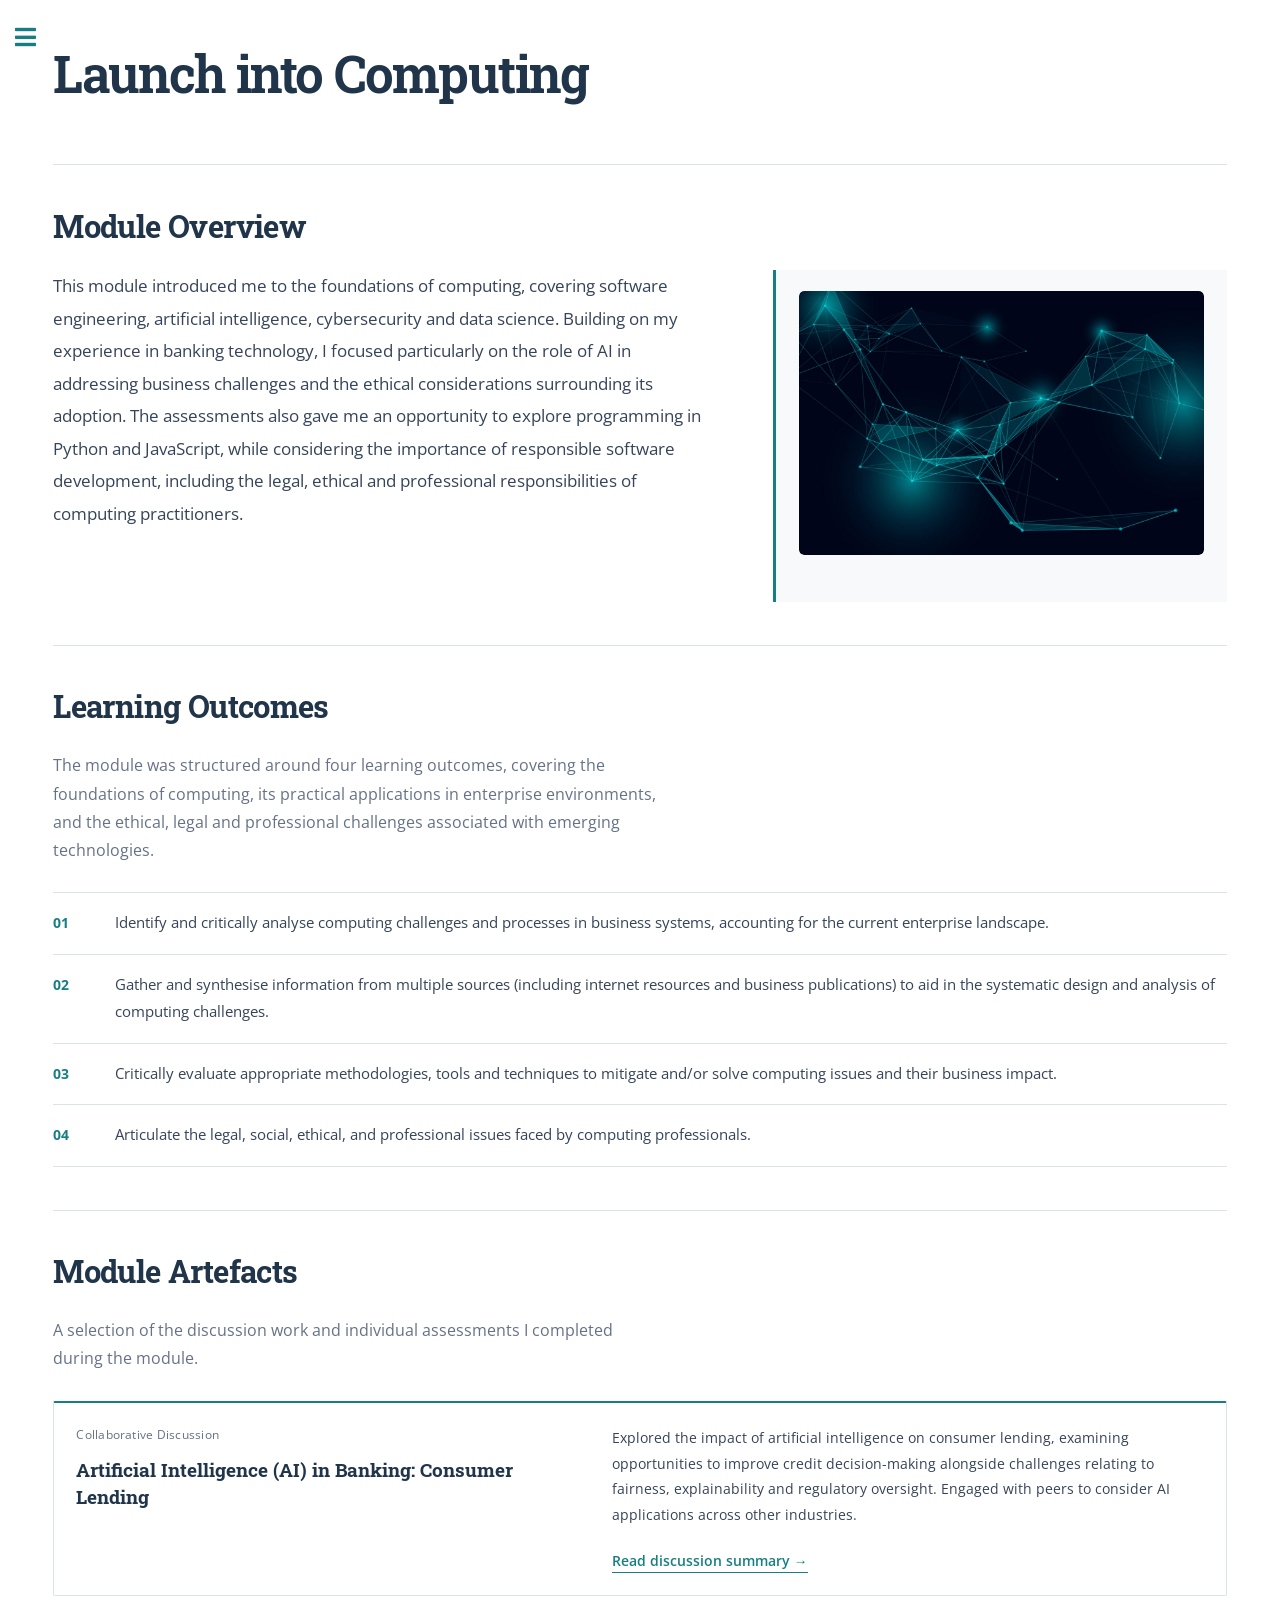
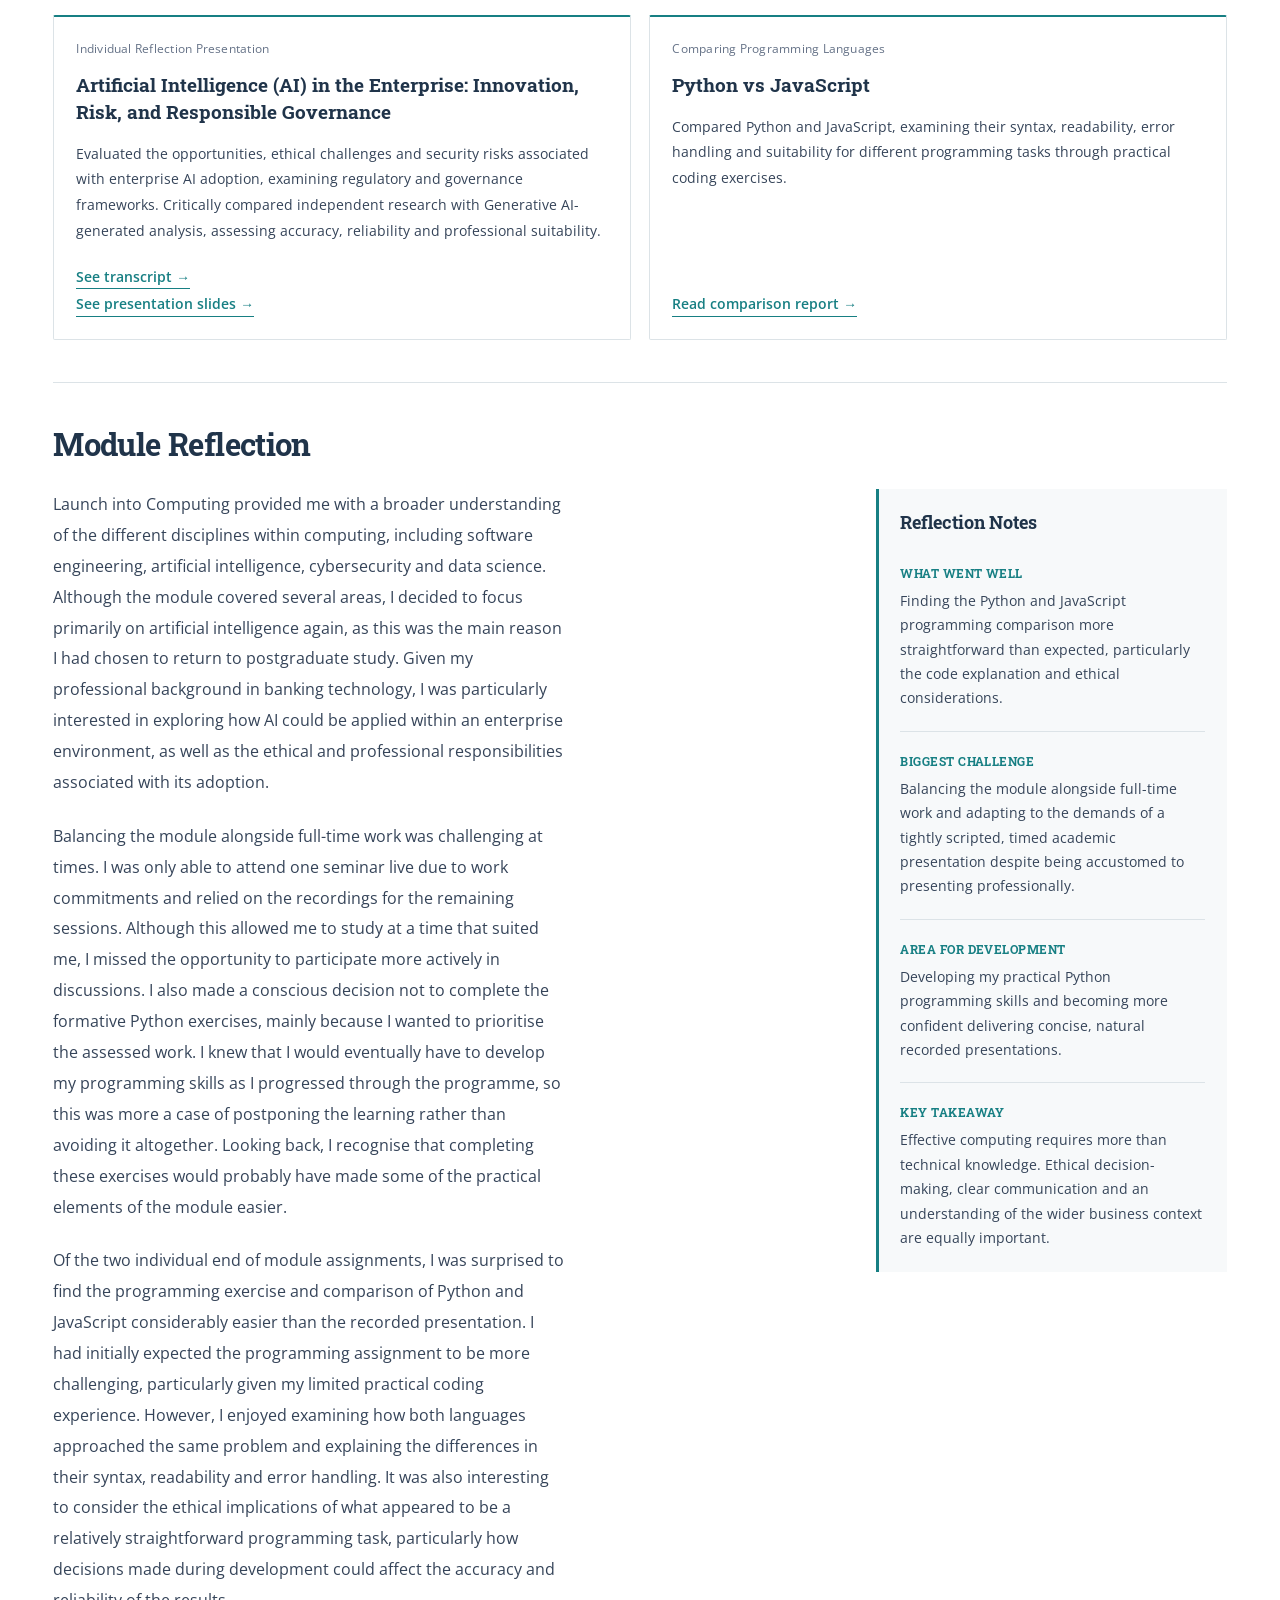
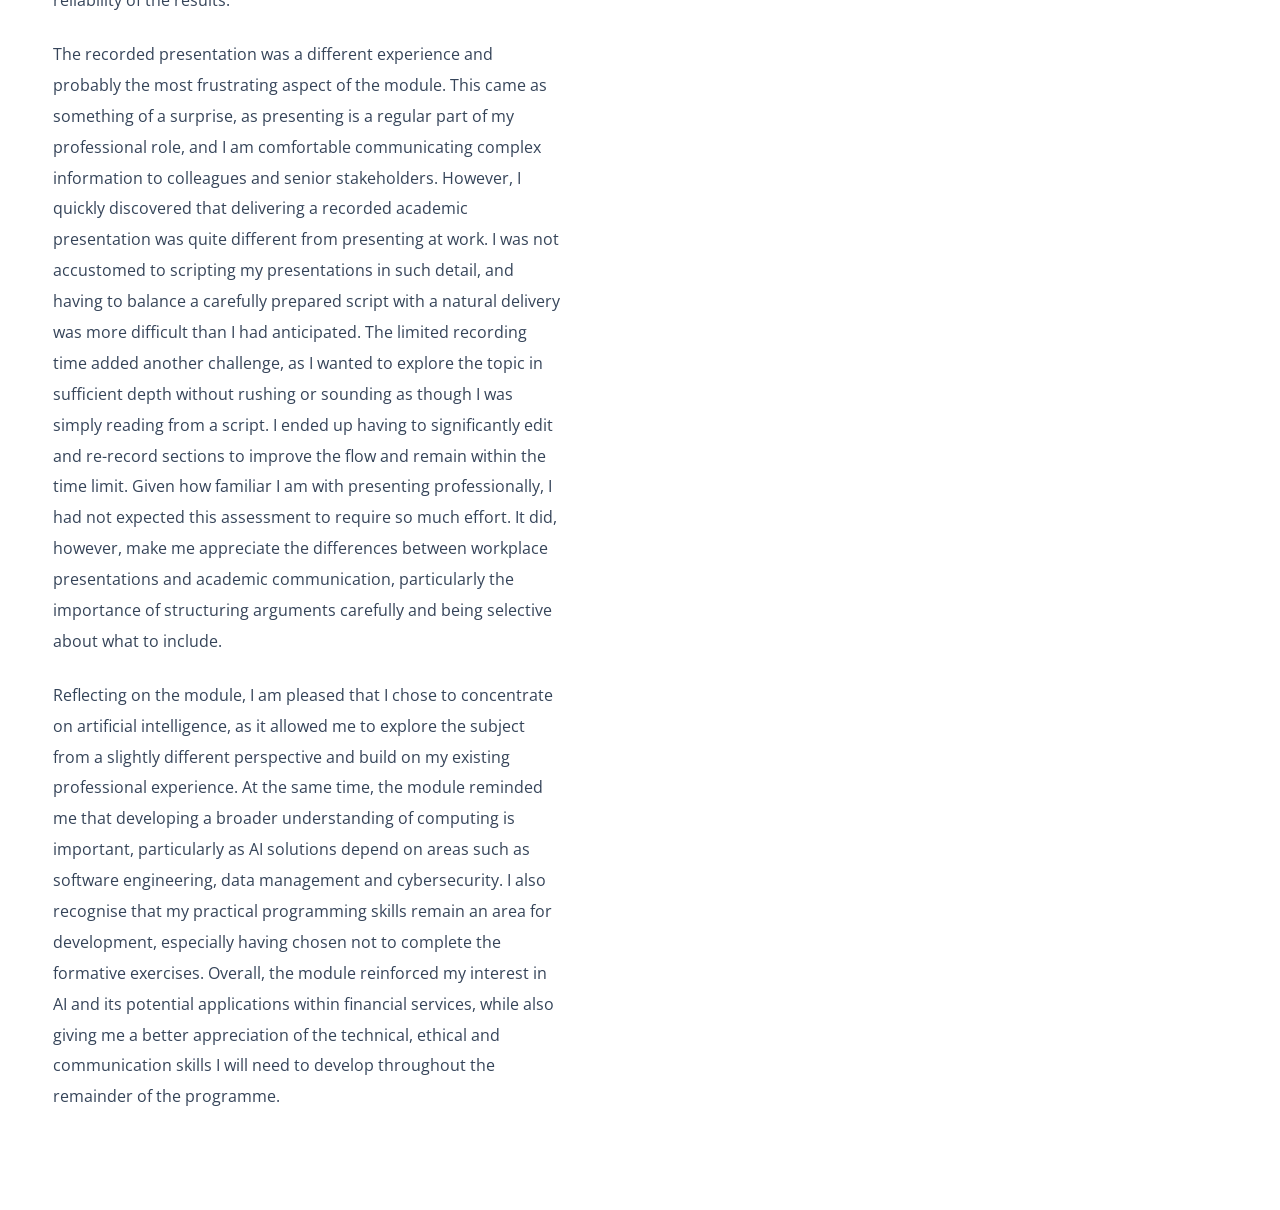
<file: modules/launch-into-computing.html>
<!DOCTYPE HTML>
<!--
    Editorial by HTML5 UP
    html5up.net | @ajlkn
    Free for personal and commercial use under
    the CCA 3.0 license. (html5up.net/license)
-->
<html lang="en">

<head>
    <meta charset="utf-8" />
    <meta name="viewport" content="width=device-width, initial-scale=1" />
    <meta name="description"
          content="Launch into Computing: an MSc module portfolio documenting learning, assessments and personal reflection." />

    <title>Launch into Computing | ePortfolio</title>

    <!-- Shared stylesheet from repository root -->
    <link rel="stylesheet" href="/assets/css/main.css" />

    <style>

        /* =====================================
           COLOUR PALETTE
        ===================================== */

        :root {
            --navy: #20344a;
            --teal: #177f83;
            --ink: #354459;
            --muted: #657287;
            --line: #dce3e7;
            --paper: #ffffff;
            --surface: #f7f9fa;
            --sidebar: #edf2f4;
        }

        html {
            scroll-behavior: smooth;
        }

        body, #main {
            background: var(--paper);
            color: var(--ink);
        }

        h1, h2, h3, strong {
            color: var(--navy);
        }

        a {
            color: var(--teal);
        }

        a:hover {
            color: var(--navy);
        }

        /* =====================================
           PAGE HEADER
        ===================================== */

        #header {
            display: block;
            border-bottom: 1px solid var(--line);
            padding: 3.3em 0 2.5em;
            margin-bottom: 0;
        }

        .eyebrow {
            margin: 0 0 1.2em;
            color: var(--teal);
            font-size: 0.73rem;
            font-weight: 700;
            letter-spacing: 0.11em;
            text-transform: uppercase;
        }

        #header h1 {
            margin: 0 0 0.55em;
            font-size: clamp(2.25rem, 4vw, 3.7rem);
            line-height: 1.14;
            letter-spacing: -0.035em;
            font-weight: 650;
        }

        .module-meta {
            display: flex;
            flex-wrap: wrap;
            gap: 0.5em 1.2em;
            margin: 0;
            color: var(--muted);
            font-size: 0.92rem;
        }

        .module-meta span + span::before {
            content: '·';
            margin-right: 1.2em;
            color: #abb5bd;
        }

        /* =====================================
           MAIN CONTENT
        ===================================== */

        #main > .inner > section#module-content {
            padding-top: 0;
            padding-bottom: 4em;
        }

        .content-section {
            padding: 3.2em 0;
            border-bottom: 1px solid var(--line);
        }

        .content-section:last-child {
            border-bottom: none;
        }

        .section-heading {
            margin: 0 0 0.85em;
            font-size: clamp(1.55rem, 2.4vw, 1.95rem);
            line-height: 1.2;
            letter-spacing: -0.02em;
        }

        .section-intro {
            max-width: 68ch;
            color: var(--muted);
            font-size: 0.98rem;
            line-height: 1.8;
            margin-bottom: 1.8em;
        }

        /* =====================================
           MODULE OVERVIEW
        ===================================== */

        .overview-layout {
            display: grid;
            grid-template-columns:
                minmax(0, 1.3fr)
                minmax(240px, 0.9fr);
            gap: clamp(2em, 5vw, 5em);
            align-items: start;
        }

        .overview-copy p {
            color: var(--ink);
            font-size: 1.04rem;
            line-height: 1.95;
            margin: 0;
        }

        /* =====================================
           OVERVIEW IMAGE / PROJECT PANEL
        ===================================== */

        .project-note {
            border-left: 3px solid var(--teal);
            background: var(--surface);
            padding: 1.55em 1.7em;
        }

        .project-note .note-label {
            margin: 0 0 0.8em;
            font-size: 0.73rem;
            font-weight: 700;
            letter-spacing: 0.08em;
            color: var(--teal);
            text-transform: uppercase;
        }

        .project-note h3 {
            font-size: 1.22rem;
            margin: 0 0 0.7em;
            line-height: 1.3;
        }

        .project-note p {
            font-size: 0.9rem;
            line-height: 1.75;
            color: var(--ink);
            margin: 0 0 1em;
        }

        .project-note .note-detail {
            padding-top: 1em;
            border-top: 1px solid var(--line);
            color: var(--muted);
            font-size: 0.78rem;
            line-height: 1.7;
        }

        /* =====================================
           LEARNING OUTCOMES
        ===================================== */

        .outcomes-list {
            margin: 1em 0 0;
            padding: 0;
            list-style: none;
            counter-reset: outcomes;
        }

        .outcomes-list li {
            display: grid;
            grid-template-columns: 3em minmax(0, 1fr);
            gap: 1em;
            padding: 1.1em 0;
            border-bottom: 1px solid var(--line);
            color: var(--ink);
            font-size: 0.96rem;
            line-height: 1.75;
            counter-increment: outcomes;
        }

        .outcomes-list li:first-child {
            border-top: 1px solid var(--line);
        }

        .outcomes-list li::before {
            content: '0' counter(outcomes);
            color: var(--teal);
            font-weight: 700;
            font-size: 0.9rem;
        }

        /* =====================================
           MODULE ARTEFACTS
           1 + 2 CARD LAYOUT
        ===================================== */

        .artefact-grid {
            display: grid;
            grid-template-columns:
                repeat(2, minmax(0, 1fr));
            gap: 1.4em;
            align-items: stretch;
        }

        .artefact-card.artefact-featured {
            grid-column: 1 / -1;
            display: grid;
            grid-template-columns:
                minmax(0, 0.95fr)
                minmax(0, 1.15fr);
            column-gap: clamp(1.5em, 4vw, 3.5em);
            align-items: start;
        }

        .artefact-featured-heading,
        .artefact-featured-content {
            min-width: 0;
        }

        .artefact-featured-content {
            display: flex;
            flex-direction: column;
            align-items: flex-start;
        }

        .artefact-featured-content p {
            margin-bottom: 1.2em;
        }

        /* =====================================
           ARTEFACT CARD STYLING
        ===================================== */

        .artefact-card {
            display: flex;
            flex-direction: column;
            padding: 1.65em;
            border: 1px solid var(--line);
            border-top: 2px solid var(--teal);
            background: var(--paper);
            border-radius: 2px;
            min-width: 0;
        }

        .artefact-type {
            display: block;
            margin-bottom: 1.1em;
            color: var(--muted);
            font-size: 0.74rem;
            letter-spacing: 0.02em;
        }

        .artefact-card h3 {
            margin: 0 0 0.8em;
            font-size: 1.2rem;
            line-height: 1.4;
        }

        .artefact-card p {
            margin: 0 0 1.65em;
            color: var(--ink);
            font-size: 0.89rem;
            line-height: 1.8;
        }

        /* =====================================
           ARTEFACT LINKS
        ===================================== */

        .artefact-link {
            display: inline-block;
            margin-top: auto;
            align-self: flex-start;
            color: var(--teal);
            border-bottom: 1px solid currentColor;
            font-size: 0.86rem;
            font-weight: 600;
            text-decoration: none;
            padding: 0 0 0.12em;
            line-height: 1.45;
        }

        .artefact-link:hover {
            color: var(--navy);
        }

        .artefact-link + .artefact-link {
            margin-top: 0.35em;
        }

        /* =====================================
           MODULE REFLECTION
        ===================================== */

        .reflection-body {
            min-width: 0;
            max-width: 73ch;
        }

        .reflection-body p {
            color: var(--ink);
            font-size: 0.99rem;
            line-height: 1.95;
            margin: 0 0 1.45em;
        }

        .reflection-body p:last-child {
            margin-bottom: 0;
        }

        .reflection-layout {
            display: grid;
            grid-template-columns:
                minmax(0, 1.8fr)
                minmax(220px, 0.8fr);
            gap: 2.5em;
            align-items: start;
        }

        /* =====================================
           REFLECTION NOTES
        ===================================== */

        .reflection-notes {
            background: var(--surface);
            border-left: 3px solid var(--teal);
            padding: 1.6em;
        }

        .reflection-notes h3 {
            color: var(--navy);
            font-size: 1.15rem;
            line-height: 1.4;
            margin: 0 0 1.5em;
        }

        .reflection-note {
            margin-bottom: 1.5em;
            padding-bottom: 1.5em;
            border-bottom: 1px solid var(--line);
        }

        .reflection-note:last-child {
            margin-bottom: 0;
            padding-bottom: 0;
            border-bottom: none;
        }

        .reflection-note h4 {
            color: var(--teal);
            font-size: 0.75rem;
            font-weight: 700;
            letter-spacing: 0.04em;
            text-transform: uppercase;
            margin: 0 0 0.6em;
        }

        .reflection-note p {
            color: var(--ink);
            font-size: 0.87rem;
            line-height: 1.75;
            margin: 0;
        }

        /* =====================================
           SECTION SCROLL POSITIONING
        ===================================== */

        #module-overview,
        #learning-outcomes,
        #artefacts,
        #professional-reflection {
            scroll-margin-top: 1.5em;
        }

        /* =====================================
           SIDEBAR
        ===================================== */

        #sidebar {
            background: var(--sidebar);
        }

        #sidebar > .inner {
            display: flex;
            flex-direction: column;
            min-height: 100vh;
        }

        #sidebar #menu {
            flex-shrink: 0;
        }

        #sidebar header.major > :first-child {
            border-bottom-color: var(--teal);
        }

        #menu ul a,
        #menu ul span {
            color: var(--navy);
        }

        #menu ul a:hover,
        #menu ul span.opener:hover {
            color: var(--teal);
        }

        #menu ul span.opener:before {
            color: var(--teal);
        }

        #menu ul a[aria-current="page"] {
            color: var(--teal);
            font-weight: 700;
        }

        /* =====================================
           CURRENT MODULE EXPANDED
        ===================================== */

        #menu .modules-menu > .opener.active + ul {
            display: block;
        }

        /* =====================================
           NESTED SECTION NAVIGATION
        ===================================== */

        #menu ul.module-section-links {
            display: block !important;
            border-left: 2px solid var(--line);
            margin: 0.35em 0 0.9em 0.85em;
            padding: 0 0 0 0.65em;
            list-style: none;
        }

        #menu ul.module-section-links > li {
            margin: 0;
            padding: 0;
            border: 0;
            list-style: none;
        }

        #menu ul.module-section-links > li > a {
            display: block;
            border: 0;
            border-left: 2px solid transparent;
            margin-left: -2px;
            padding: 0.48em 0.75em;
            color: var(--muted);
            font-size: 0.82rem;
            font-weight: 400;
            letter-spacing: 0;
            line-height: 1.5;
            text-transform: none;
            text-decoration: none;
            transition:
                color 0.2s ease,
                border-color 0.2s ease;
        }

        #menu ul.module-section-links > li > a:hover {
            color: var(--teal);
            border-left-color: var(--teal);
            background: rgba(23, 127, 131, 0.05);
        }

        #menu ul.module-section-links > li >
        a[aria-current="location"] {
            color: var(--teal);
            border-left-color: var(--teal);
            background: rgba(23, 127, 131, 0.05);
            font-weight: 600;
        }

        /* =====================================
           COPYRIGHT
        ===================================== */

        #sidebar #footer {
            margin-top: auto;
            padding-top: 2em;
            padding-bottom: 1em;
        }

        #sidebar #footer .copyright {
            color: var(--muted);
            font-size: 0.74rem;
            line-height: 1.7;
        }

        /* =====================================
           RESPONSIVE DESIGN
        ===================================== */

        @media screen and (max-width: 1100px) {

            .reflection-layout {
                grid-template-columns: 1fr;
                gap: 2em;
            }

            .reflection-body {
                max-width: 73ch;
            }
        }

        @media screen and (max-width: 980px) {

            .overview-layout {
                grid-template-columns: 1fr;
                gap: 1.7em;
            }

            #header {
                padding-top: 2.2em;
            }

            .artefact-grid {
                grid-template-columns: minmax(0, 1fr);
            }

            .artefact-card.artefact-featured {
                grid-column: 1;
                grid-template-columns: minmax(0, 1fr);
                row-gap: 0.35em;
            }
        }

        @media screen and (max-width: 700px) {

            .content-section {
                padding: 2.4em 0;
            }

            .module-meta span + span::before {
                margin-right: 0.6em;
            }

            .module-meta {
                gap: 0.5em 0.6em;
            }

            .reflection-notes {
                padding: 1.35em;
            }
        }

        @media (prefers-reduced-motion: reduce) {

            html {
                scroll-behavior: auto;
            }
        }

    </style>
</head>

<body class="is-preload">

    <div id="wrapper">

        <!-- =====================================
             MAIN CONTENT
        ===================================== -->

        <div id="main">
            <div class="inner">

                <header id="header">
                    <h1>Launch into Computing</h1>
                </header>

                <section id="module-content">

                    <!-- =====================================
                         MODULE OVERVIEW
                    ===================================== -->

                    <section
                        class="content-section"
                        id="module-overview"
                        aria-labelledby="overview-title">

                        <h2 class="section-heading"
                            id="overview-title">
                            Module Overview
                        </h2>

                        <div class="overview-layout">

                            <div class="overview-copy">

                                <p>
                                    This module introduced me to the foundations of computing, covering software engineering, artificial intelligence, cybersecurity and data science. Building on my experience in banking technology, I focused particularly on the role of AI in addressing business challenges and the ethical considerations surrounding its adoption. The assessments also gave me an opportunity to explore programming in Python and JavaScript, while considering the importance of responsible software development, including the legal, ethical and professional responsibilities of computing practitioners.
                                </p>

                            </div>

                            <!-- Overview image: root-level images folder -->

                            <aside class="project-note"
                                   aria-label="Module overview illustration">

                                <a href="/images/ai-overview.jpg"
                                   class="image fit">

                                    <img
                                        src="/images/ai-overview.jpg"
                                        alt="Abstract network visualisation representing artificial intelligence"
                                        loading="lazy"
                                    />

                                </a>

                            </aside>

                        </div>

                    </section>

                    <!-- =====================================
                         LEARNING OUTCOMES
                    ===================================== -->

                    <section
                        class="content-section"
                        id="learning-outcomes"
                        aria-labelledby="outcomes-title">

                        <h2 class="section-heading"
                            id="outcomes-title">
                            Learning Outcomes
                        </h2>

                        <p class="section-intro">
                            The module was structured around four learning outcomes, covering the foundations of computing, its practical applications in enterprise environments, and the ethical, legal and professional challenges associated with emerging technologies.
                        </p>

                        <ol class="outcomes-list">

                            <li>
                                Identify and critically analyse computing challenges and processes in business systems, accounting for the current enterprise landscape.
                            </li>

                            <li>
                                Gather and synthesise information from multiple sources (including internet resources and business publications) to aid in the systematic design and analysis of computing challenges.
                            </li>

                            <li>
                                Critically evaluate appropriate methodologies, tools and techniques to mitigate and/or solve computing issues and their business impact.
                            </li>

                            <li>
                                Articulate the legal, social, ethical, and professional issues faced by computing professionals.
                            </li>

                        </ol>

                    </section>

                    <!-- =====================================
                         MODULE ARTEFACTS
                         1 + 2 CARD LAYOUT
                    ===================================== -->

                    <section
                        class="content-section"
                        id="artefacts"
                        aria-labelledby="artefacts-title">

                        <h2 class="section-heading"
                            id="artefacts-title">
                            Module Artefacts
                        </h2>

                        <p class="section-intro">
                            A selection of the discussion work and individual assessments I completed during the module.
                        </p>

                        <div class="artefact-grid">

                            <!-- =====================================
                                 COLLABORATIVE DISCUSSION
                                 FULL-WIDTH CARD
                            ===================================== -->

                            <article class="artefact-card artefact-featured">

                                <div class="artefact-featured-heading">

                                    <span class="artefact-type">
                                        Collaborative Discussion
                                    </span>

                                    <h3>
                                        Artificial Intelligence (AI) in Banking: Consumer Lending
                                    </h3>

                                </div>

                                <div class="artefact-featured-content">

                                    <p>
                                        Explored the impact of artificial intelligence on consumer lending, examining opportunities to improve credit decision-making alongside challenges relating to fairness, explainability and regulatory oversight. Engaged with peers to consider AI applications across other industries.
                                    </p>

                                    <a
                                        class="artefact-link"
                                        href="/artefacts/LIC-collaborative-discussion.pdf">
                                        Read discussion summary →
                                    </a>

                                </div>

                            </article>

                            <!-- =====================================
                                 AI ENTERPRISE PRESENTATION
                            ===================================== -->

                            <article class="artefact-card">

                                <span class="artefact-type">
                                    Individual Reflection Presentation
                                </span>

                                <h3>
                                    Artificial Intelligence (AI) in the Enterprise: Innovation, Risk, and Responsible Governance
                                </h3>

                                <p>
                                    Evaluated the opportunities, ethical challenges and security risks associated with enterprise AI adoption, examining regulatory and governance frameworks. Critically compared independent research with Generative AI-generated analysis, assessing accuracy, reliability and professional suitability.
                                </p>

                                <a
                                    class="artefact-link"
                                    href="/artefacts/LIC-presentation-transcript.pdf">
                                    See transcript →
                                </a>

                                <a
                                    class="artefact-link"
                                    href="/artefacts/LIC-presentation-slides.pdf">
                                    See presentation slides →
                                </a>

                            </article>

                            <!-- =====================================
                                 PYTHON VS JAVASCRIPT
                            ===================================== -->

                            <article class="artefact-card">

                                <span class="artefact-type">
                                    Comparing Programming Languages
                                </span>

                                <h3>
                                    Python vs JavaScript
                                </h3>

                                <p>
                                    Compared Python and JavaScript, examining their syntax, readability, error handling and suitability for different programming tasks through practical coding exercises.
                                </p>

                                <a
                                    class="artefact-link"
                                    href="/artefacts/LIC-coding.pdf">
                                    Read comparison report →
                                </a>

                            </article>

                        </div>

                    </section>

                    <!-- =====================================
                         MODULE REFLECTION
                    ===================================== -->

                    <section
                        class="content-section"
                        id="professional-reflection"
                        aria-labelledby="reflection-title">

                        <h2 class="section-heading"
                            id="reflection-title">
                            Module Reflection
                        </h2>

                        <div class="reflection-layout">

                            <!-- Reflection text -->

                            <div class="reflection-body">

                                <p>
                                    Launch into Computing provided me with a broader understanding of the different disciplines within computing, including software engineering, artificial intelligence, cybersecurity and data science. Although the module covered several areas, I decided to focus primarily on artificial intelligence again, as this was the main reason I had chosen to return to postgraduate study. Given my professional background in banking technology, I was particularly interested in exploring how AI could be applied within an enterprise environment, as well as the ethical and professional responsibilities associated with its adoption.
                                </p>

                                <p>
                                    Balancing the module alongside full-time work was challenging at times. I was only able to attend one seminar live due to work commitments and relied on the recordings for the remaining sessions. Although this allowed me to study at a time that suited me, I missed the opportunity to participate more actively in discussions. I also made a conscious decision not to complete the formative Python exercises, mainly because I wanted to prioritise the assessed work. I knew that I would eventually have to develop my programming skills as I progressed through the programme, so this was more a case of postponing the learning rather than avoiding it altogether. Looking back, I recognise that completing these exercises would probably have made some of the practical elements of the module easier.
                                </p>

                                <p>
                                    Of the two individual end of module assignments, I was surprised to find the programming exercise and comparison of Python and JavaScript considerably easier than the recorded presentation. I had initially expected the programming assignment to be more challenging, particularly given my limited practical coding experience. However, I enjoyed examining how both languages approached the same problem and explaining the differences in their syntax, readability and error handling. It was also interesting to consider the ethical implications of what appeared to be a relatively straightforward programming task, particularly how decisions made during development could affect the accuracy and reliability of the results.
                                </p>

                                <p>
                                    The recorded presentation was a different experience and probably the most frustrating aspect of the module. This came as something of a surprise, as presenting is a regular part of my professional role, and I am comfortable communicating complex information to colleagues and senior stakeholders. However, I quickly discovered that delivering a recorded academic presentation was quite different from presenting at work. I was not accustomed to scripting my presentations in such detail, and having to balance a carefully prepared script with a natural delivery was more difficult than I had anticipated. The limited recording time added another challenge, as I wanted to explore the topic in sufficient depth without rushing or sounding as though I was simply reading from a script. I ended up having to significantly edit and re-record sections to improve the flow and remain within the time limit. Given how familiar I am with presenting professionally, I had not expected this assessment to require so much effort. It did, however, make me appreciate the differences between workplace presentations and academic communication, particularly the importance of structuring arguments carefully and being selective about what to include.
                                </p>

                                <p>
                                    Reflecting on the module, I am pleased that I chose to concentrate on artificial intelligence, as it allowed me to explore the subject from a slightly different perspective and build on my existing professional experience. At the same time, the module reminded me that developing a broader understanding of computing is important, particularly as AI solutions depend on areas such as software engineering, data management and cybersecurity. I also recognise that my practical programming skills remain an area for development, especially having chosen not to complete the formative exercises. Overall, the module reinforced my interest in AI and its potential applications within financial services, while also giving me a better appreciation of the technical, ethical and communication skills I will need to develop throughout the remainder of the programme.
                                </p>

                            </div>

                            <!-- =====================================
                                 REFLECTION NOTES
                            ===================================== -->

                            <aside class="reflection-notes"
                                   aria-labelledby="reflection-notes-title">

                                <h3 id="reflection-notes-title">
                                    Reflection Notes
                                </h3>

                                <!-- WHAT WENT WELL -->

                                <div class="reflection-note">

                                    <h4>What Went Well</h4>

                                    <p>
                                        Finding the Python and JavaScript programming comparison more straightforward than expected, particularly the code explanation and ethical considerations.
                                    </p>

                                </div>

                                <!-- BIGGEST CHALLENGE -->

                                <div class="reflection-note">

                                    <h4>Biggest Challenge</h4>

                                    <p>
                                        Balancing the module alongside full-time work and adapting to the demands of a tightly scripted, timed academic presentation despite being accustomed to presenting professionally.
                                    </p>

                                </div>

                                <!-- AREA FOR DEVELOPMENT -->

                                <div class="reflection-note">

                                    <h4>Area for Development</h4>

                                    <p>
                                        Developing my practical Python programming skills and becoming more confident delivering concise, natural recorded presentations.
                                    </p>

                                </div>

                                <!-- KEY TAKEAWAY -->

                                <div class="reflection-note">

                                    <h4>Key Takeaway</h4>

                                    <p>
                                        Effective computing requires more than technical knowledge. Ethical decision-making, clear communication and an understanding of the wider business context are equally important.
                                    </p>

                                </div>

                            </aside>

                        </div>

                    </section>

                </section>

            </div>
        </div>

        <!-- =====================================
             SIDEBAR NAVIGATION
             UPDATED FOR MODULES FOLDER
        ===================================== -->

        <div id="sidebar">

            <div class="inner">

                <nav id="menu" aria-label="Main navigation">

                    <header class="major">
                        <h2>Navigation</h2>
                    </header>

                    <ul>

                        <!-- HOME: ROOT DIRECTORY -->

                        <li>
                            <a href="/index.html">

                                <i class="icon solid fa-home menu-icon"
                                   aria-hidden="true"></i>

                                Home

                            </a>
                        </li>

                        <!-- =====================================
                             ACADEMIC MODULE NAVIGATION
                        ===================================== -->

                        <li class="modules-menu">

                            <span class="opener active">

                                <i class="icon solid fa-university menu-icon"
                                   aria-hidden="true"></i>

                                UoE E-Portfolio

                            </span>

                            <ul>

                                <!-- CURRENT MODULE -->

                                <li>

                                    <a href="/modules/launch-into-computing.html"
                                       aria-current="page">
                                        Launch into Computing
                                    </a>

                                    <!-- SECTION NAVIGATION -->

                                    <ul class="module-section-links"
                                        aria-label="Launch into Computing sections">

                                        <li>
                                            <a href="#module-overview">
                                                Module Overview
                                            </a>
                                        </li>

                                        <li>
                                            <a href="#learning-outcomes">
                                                Learning Outcomes
                                            </a>
                                        </li>

                                        <li>
                                            <a href="#artefacts">
                                                Module Artefacts
                                            </a>
                                        </li>

                                        <li>
                                            <a href="#professional-reflection">
                                                Module Reflection
                                            </a>
                                        </li>

                                    </ul>

                                </li>

                                <!-- UNDERSTANDING AI -->

                                <li>
                                    <a href="/modules/understanding-ai.html">
                                        Understanding Artificial Intelligence
                                    </a>
                                </li>

                                <!-- NUMERICAL ANALYSIS -->

                                <li>
                                    <a href="/modules/numerical-analysis.html">
                                        Numerical Analysis
                                    </a>
                                </li>

                            </ul>

                        </li>

                        <!-- SKILLS MATRIX -->

                        <li>
                            <a href="/skills-matrix.html">

                                <i class="icon solid fa-tasks menu-icon"
                                   aria-hidden="true"></i>

                                Skills Matrix

                            </a>
                        </li>

                        <!-- ABOUT ME: ROOT DIRECTORY -->

                        <li>
                            <a href="/about.html">

                                <i class="icon solid fa-user menu-icon"
                                   aria-hidden="true"></i>

                                About Me

                            </a>
                        </li>

                        <!-- GITHUB -->

                        <li>
                            <a href="https://github.com/bwestlake"
                               target="_blank"
                               rel="noopener noreferrer">

                                <i class="icon brands fa-github menu-icon"
                                   aria-hidden="true"></i>

                                GitHub

                            </a>
                        </li>

                    </ul>

                </nav>

                <!-- =====================================
                     COPYRIGHT
                ===================================== -->

                <footer id="footer">

                    <p class="copyright">

                        &copy; 2026 Bernard Westlake.

                        Design:
                        <a href="https://html5up.net">
                            HTML5 UP
                        </a>.

                    </p>

                </footer>

            </div>
        </div>

    </div>

    <!-- =====================================
         HTML5 UP JAVASCRIPT
         ROOT-RELATIVE PATHS
    ===================================== -->

    <script src="/assets/js/jquery.min.js"></script>
    <script src="/assets/js/browser.min.js"></script>
    <script src="/assets/js/breakpoints.min.js"></script>
    <script src="/assets/js/util.js"></script>
    <script src="/assets/js/main.js"></script>

    <!-- =====================================
         ACTIVE SECTION HIGHLIGHTING
    ===================================== -->

    <script>

        (function () {

            // Find the four sidebar section links.

            const links = Array.from(
                document.querySelectorAll(
                    '.module-section-links a[href^="#"]'
                )
            );

            // Match links to their page sections.

            const sections = links
                .map(link => {
                    return document.getElementById(
                        link.hash.slice(1)
                    );
                })
                .filter(Boolean);

            if (!sections.length) {
                return;
            }

            // Determine which section is visible.

            function updateActiveSection() {

                const marker = Math.min(
                    window.innerHeight * 0.3,
                    200
                );

                let current = sections[0];

                sections.forEach(section => {

                    if (
                        section.getBoundingClientRect().top
                        <= marker
                    ) {
                        current = section;
                    }

                });

                // Recognise the final section at the bottom.

                if (
                    window.innerHeight + window.scrollY
                    >= document.documentElement.scrollHeight - 2
                ) {
                    current = sections[sections.length - 1];
                }

                // Update the highlighted sidebar link.

                links.forEach(link => {

                    if (
                        link.hash === '#' + current.id
                    ) {

                        link.setAttribute(
                            'aria-current',
                            'location'
                        );

                    } else {

                        link.removeAttribute(
                            'aria-current'
                        );

                    }

                });

            }

            // Update on scroll, resize or anchor navigation.

            window.addEventListener(
                'scroll',
                updateActiveSection,
                { passive: true }
            );

            window.addEventListener(
                'resize',
                updateActiveSection
            );

            window.addEventListener(
                'hashchange',
                updateActiveSection
            );

            // Initial sidebar highlight.

            updateActiveSection();

        })();

    </script>

</body>
</html>
</file>
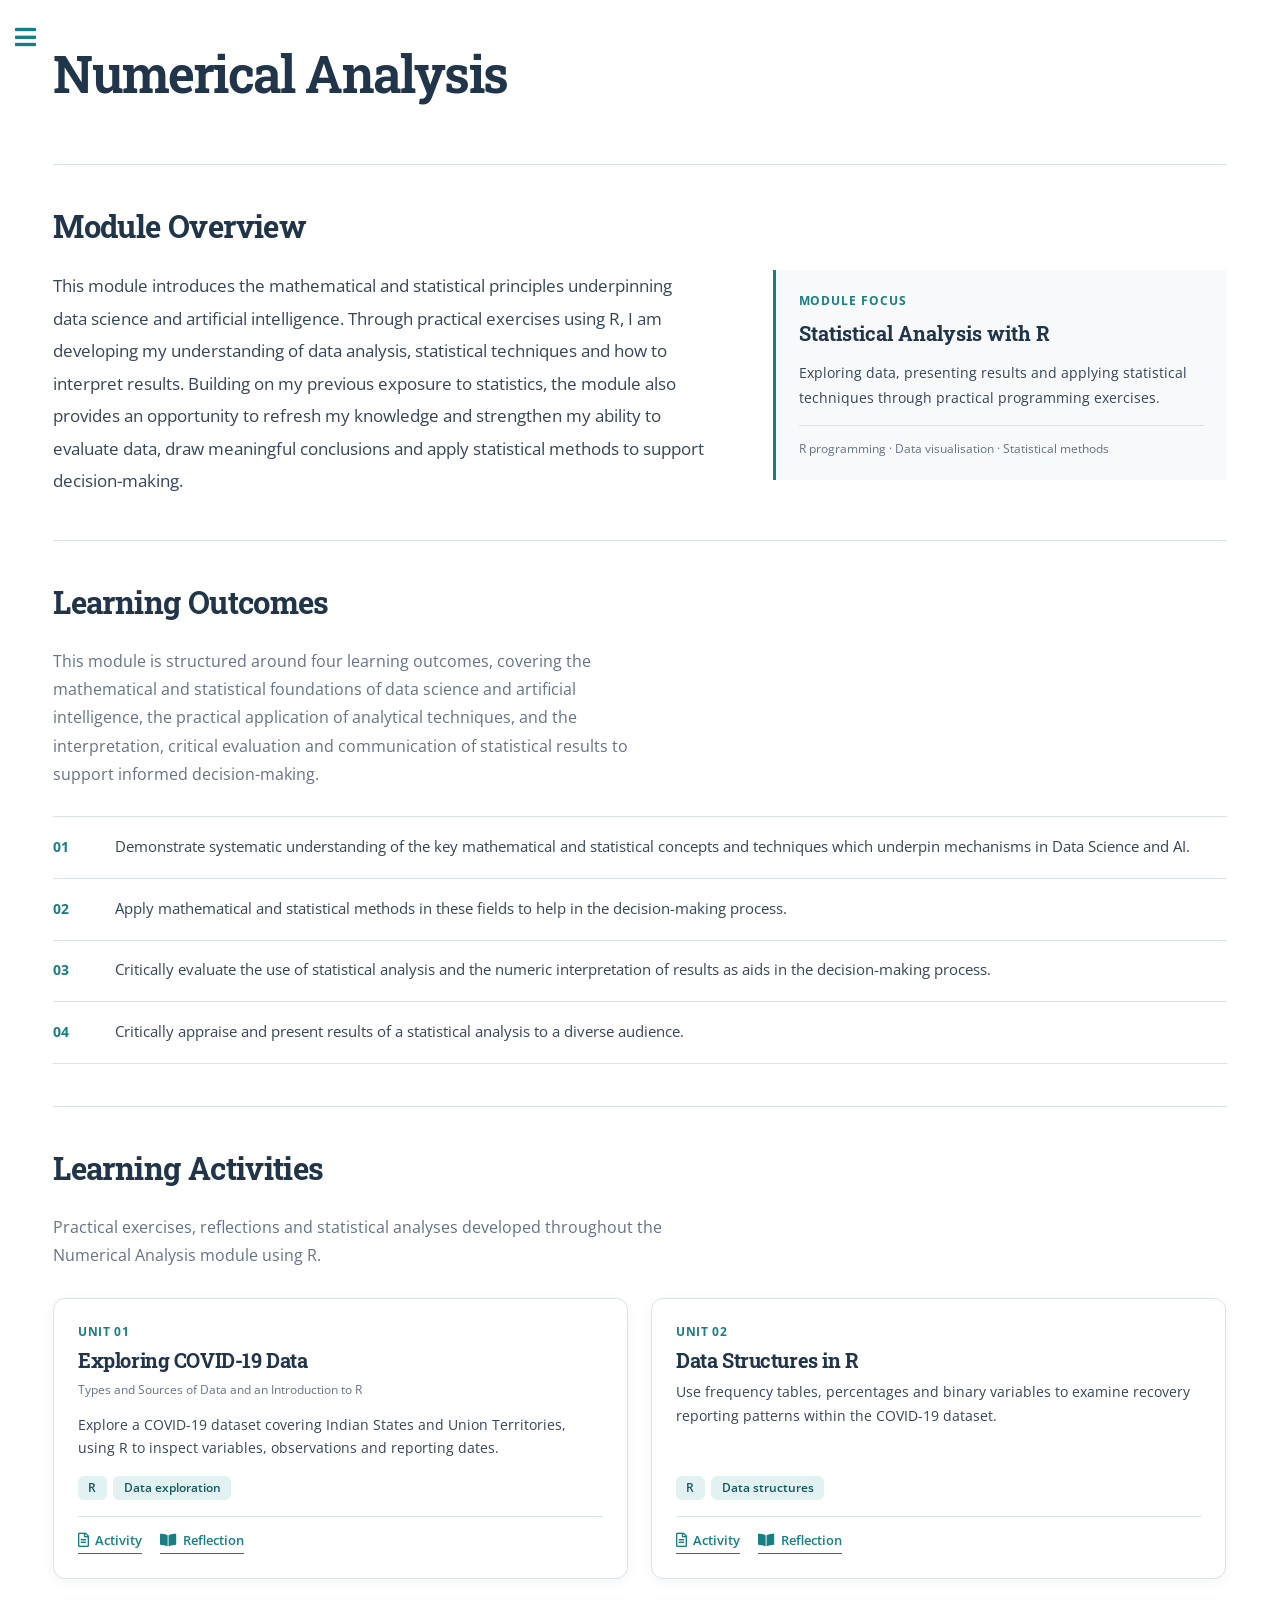
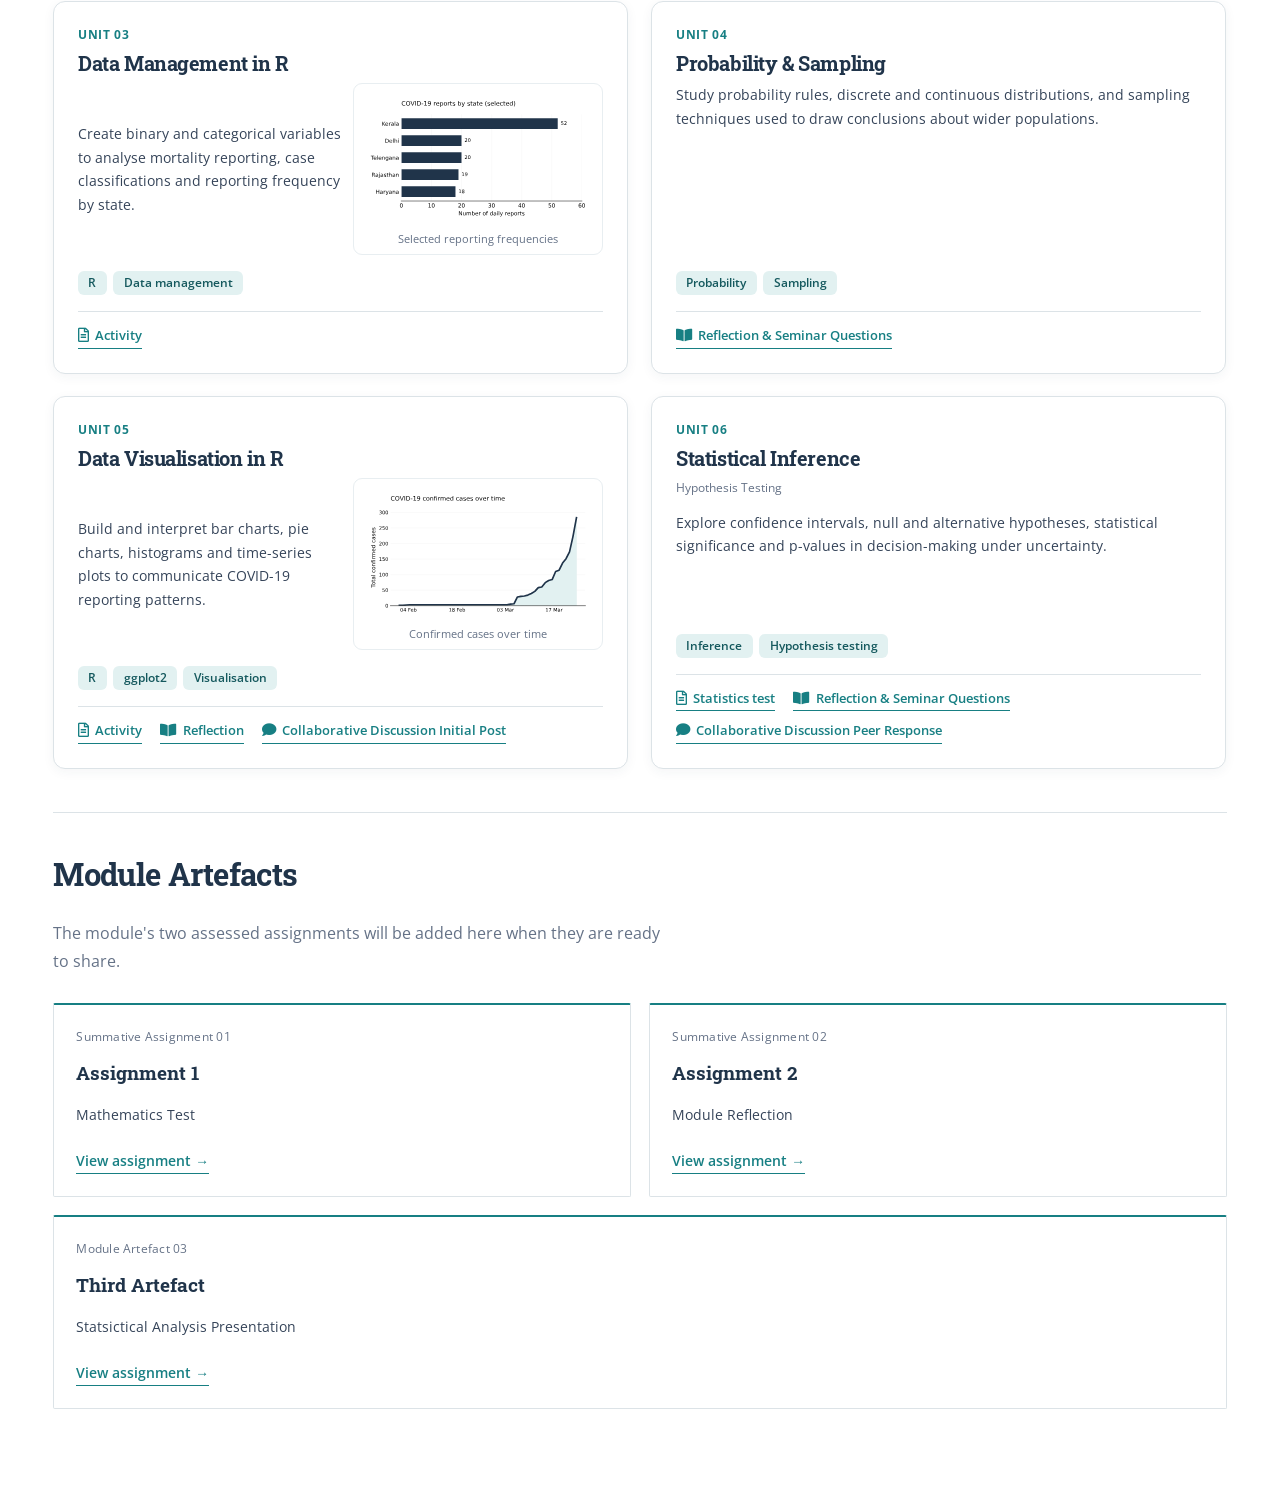
<file: modules/numerical-analysis.html>
<!DOCTYPE HTML>
<!--
    Editorial by HTML5 UP
    html5up.net | @ajlkn
    Free for personal and commercial use under the CCA 3.0 license.
-->
<html lang="en">
<head>
    <meta charset="utf-8" />
    <meta name="viewport" content="width=device-width, initial-scale=1" />
    <meta name="description" content="Numerical Analysis MSc ePortfolio: learning outcomes, formative assessments and module artefacts." />
    <title>Numerical Analysis | ePortfolio</title>

    <!-- Shared stylesheet in the repository root -->
    <link rel="stylesheet" href="/assets/css/main.css" />

    <style>
        /* SAME COLOUR SCHEME AS THE OTHER MODULE PAGES */
        :root {
            --navy: #20344a;
            --teal: #177f83;
            --ink: #354459;
            --muted: #657287;
            --line: #dce3e7;
            --paper: #ffffff;
            --surface: #f7f9fa;
            --sidebar: #edf2f4;
        }

        html { scroll-behavior: smooth; }
        body, #main { background: var(--paper); color: var(--ink); }
        h1, h2, h3, strong { color: var(--navy); }
        a { color: var(--teal); }
        a:hover { color: var(--navy); }

        /* HEADER */
        #header {
            display: block;
            border-bottom: 1px solid var(--line);
            padding: 3.3em 0 2.5em;
            margin-bottom: 0;
        }
        #header h1 {
            margin: 0 0 0.55em;
            font-size: clamp(2.25rem, 4vw, 3.7rem);
            line-height: 1.14;
            letter-spacing: -0.035em;
            font-weight: 650;
        }

        /* SECTIONS */
        #main > .inner > #module-content {
            padding-top: 0;
            padding-bottom: 4em;
        }
        .content-section {
            padding: 3.2em 0;
            border-bottom: 1px solid var(--line);
            scroll-margin-top: 1.5em;
        }
        .content-section:last-child { border-bottom: none; }
        .section-heading {
            margin: 0 0 0.85em;
            font-size: clamp(1.55rem, 2.4vw, 1.95rem);
            line-height: 1.2;
            letter-spacing: -0.02em;
        }
        .section-intro {
            max-width: 68ch;
            color: var(--muted);
            font-size: 0.98rem;
            line-height: 1.8;
            margin-bottom: 1.8em;
        }

        /* MODULE OVERVIEW */
        .overview-layout {
            display: grid;
            grid-template-columns: minmax(0, 1.3fr) minmax(240px, 0.9fr);
            gap: clamp(2em, 5vw, 5em);
            align-items: start;
        }
        .overview-copy p {
            font-size: 1.04rem;
            line-height: 1.95;
            margin: 0;
        }
        .project-note {
            border-left: 3px solid var(--teal);
            background: var(--surface);
            padding: 1.55em 1.7em;
        }
        .project-note .note-label {
            margin: 0 0 0.8em;
            font-size: 0.73rem;
            font-weight: 700;
            letter-spacing: 0.08em;
            color: var(--teal);
            text-transform: uppercase;
        }
        .project-note h3 {
            font-size: 1.22rem;
            margin: 0 0 0.7em;
            line-height: 1.3;
        }
        .project-note p {
            font-size: 0.9rem;
            line-height: 1.75;
            margin: 0 0 1em;
        }
        .project-note .note-detail {
            padding-top: 1em;
            border-top: 1px solid var(--line);
            color: var(--muted);
            font-size: 0.78rem;
            line-height: 1.7;
        }

        /* LEARNING OUTCOMES */
        .outcomes-list {
            margin: 1em 0 0;
            padding: 0;
            list-style: none;
            counter-reset: outcomes;
        }
        .outcomes-list li {
            display: grid;
            grid-template-columns: 3em minmax(0, 1fr);
            gap: 1em;
            padding: 1.1em 0;
            border-bottom: 1px solid var(--line);
            font-size: 0.96rem;
            line-height: 1.75;
            counter-increment: outcomes;
        }
        .outcomes-list li:first-child { border-top: 1px solid var(--line); }
        .outcomes-list li::before {
            content: '0' counter(outcomes);
            color: var(--teal);
            font-weight: 700;
            font-size: 0.9rem;
        }

        /* CARDS: FORMATIVE ASSESSMENTS AND MODULE ARTEFACTS */
        .formative-grid {
            display: grid;
            grid-template-columns: repeat(3, minmax(0, 1fr));
            grid-auto-rows: 1fr;
            gap: 1.4em;
        }
        .artefact-grid {
            display: grid;
            grid-template-columns: repeat(2, minmax(0, 1fr));
            gap: 1.4em;
        }
        .artefact-card {
            display: flex;
            flex-direction: column;
            padding: 1.65em;
            border: 1px solid var(--line);
            border-top: 2px solid var(--teal);
            background: var(--paper);
            border-radius: 2px;
            min-width: 0;
        }
        .formative-card {
            aspect-ratio: auto;
            height: 100%;
}
        .artefact-type {
            margin-bottom: 1.1em;
            color: var(--muted);
            font-size: 0.74rem;
            letter-spacing: 0.02em;
        }
        .artefact-card h3 {
            margin: 0 0 0.8em;
            font-size: 1.2rem;
            line-height: 1.4;
        }
        .artefact-card p {
            margin: 0 0 1.65em;
            font-size: 0.89rem;
            line-height: 1.8;
        }
        .artefact-link {
            display: inline-block;
            margin-top: auto;
            align-self: flex-start;
            color: var(--teal);
            border-bottom: 1px solid currentColor;
            font-size: 0.86rem;
            font-weight: 600;
            text-decoration: none;
            padding-bottom: 0.12em;
            line-height: 1.45;
        }

        /* Reduce spacing between assessment and reflection links */
        .formative-card .artefact-link + .artefact-link {
            margin-top: 0.4em;
        }
        .artefact-link:hover { color: var(--navy); }

        /* SIDEBAR AND ITS SECTION LINKS */
        #sidebar { background: var(--sidebar); }
        #sidebar > .inner {
            display: flex;
            flex-direction: column;
            min-height: 100vh;
        }
        #sidebar #menu { flex-shrink: 0; }
        #sidebar header.major > :first-child { border-bottom-color: var(--teal); }
        #menu ul a, #menu ul span { color: var(--navy); }
        #menu ul a:hover, #menu ul span.opener:hover { color: var(--teal); }
        #menu ul span.opener:before { color: var(--teal); }
        #menu ul a[aria-current="page"] {
            color: var(--teal);
            font-weight: 700;
        }
        #menu .modules-menu > .opener.active + ul { display: block; }
        #menu ul.module-section-links {
            display: block !important;
            border-left: 2px solid var(--line);
            margin: 0.35em 0 0.9em 0.85em;
            padding: 0 0 0 0.65em;
            list-style: none;
        }
        #menu ul.module-section-links > li {
            margin: 0;
            padding: 0;
            border: 0;
            list-style: none;
        }
        #menu ul.module-section-links > li > a {
            display: block;
            border: 0;
            border-left: 2px solid transparent;
            margin-left: -2px;
            padding: 0.48em 0.75em;
            color: var(--muted);
            font-size: 0.82rem;
            font-weight: 400;
            letter-spacing: 0;
            line-height: 1.5;
            text-transform: none;
            text-decoration: none;
            transition: color 0.2s ease, border-color 0.2s ease;
        }
        #menu ul.module-section-links > li > a:hover,
        #menu ul.module-section-links > li > a[aria-current="location"] {
            color: var(--teal);
            border-left-color: var(--teal);
            background: rgba(23, 127, 131, 0.05);
        }
        #menu ul.module-section-links > li > a[aria-current="location"] {
            font-weight: 600;
        }
        #sidebar #footer {
            margin-top: auto;
            padding-top: 2em;
            padding-bottom: 1em;
        }
        #sidebar #footer .copyright {
            color: var(--muted);
            font-size: 0.74rem;
            line-height: 1.7;
        }

        /* MOBILE LAYOUT */
        @media screen and (max-width: 980px) {
            .overview-layout { grid-template-columns: 1fr; gap: 1.7em; }
            .formative-grid { grid-template-columns: repeat(2, minmax(0, 1fr)); }
            #header { padding-top: 2.2em; }
        }
        @media screen and (max-width: 700px) {
            .formative-grid, .artefact-grid { grid-template-columns: 1fr; }
            .formative-card { aspect-ratio: auto; min-height: 190px; }
            .content-section { padding: 2.4em 0; }
        }
        @media (prefers-reduced-motion: reduce) {
            html { scroll-behavior: auto; }
        }

        
/* ==========================================
   NUMERICAL ANALYSIS — LEARNING ACTIVITIES
   ========================================== */

/* Two-column layout */

#formative-assessments .formative-grid {
  display: grid;
  grid-template-columns: repeat(2, minmax(0, 1fr));
  grid-auto-rows: auto;
  gap: 1.4rem;
}


/* Card appearance */

#formative-assessments .formative-card {
  container-type: inline-size;
  display: flex;
  flex-direction: column;
  min-width: 0;
  height: 100%;
  min-height: 0;

  padding: 1.5rem;

  border: 1px solid var(--line);
  border-radius: 12px;

  background: var(--paper);

  box-shadow: 0 3px 12px rgba(32, 52, 74, 0.05);

  transition:
    transform 180ms ease,
    box-shadow 180ms ease,
    border-color 180ms ease;
}


/* Hover effect */

#formative-assessments .formative-card:hover {
  transform: translateY(-3px);
  border-color: #b9d6d7;

  box-shadow:
    0 9px 24px rgba(32, 52, 74, 0.10);
}


/* Unit number */

#formative-assessments .unit-number {
  display: block;

  margin-bottom: 0.35rem;

  color: var(--teal);

  font-size: 0.76rem;
  line-height: 1.5;
  font-weight: 700;

  text-transform: uppercase;
  letter-spacing: 0.055em;
}


/* Unit title */

#formative-assessments .unit-title {
  margin: 0 0 0.35rem;

  color: var(--navy);

  font-size: clamp(1.1rem, 1.6vw, 1.4rem);
  line-height: 1.35;
  letter-spacing: -0.02em;
}


/* Optional subtitle */

#formative-assessments .unit-subtitle {
  margin: 0 0 0.8rem;

  color: var(--muted);

  font-size: 0.78rem;
  line-height: 1.6;
}


/* Main card content */

#formative-assessments .unit-content {
  flex: 1 1 auto;
  min-width: 0;
  margin: 0 0 1rem;
}

#formative-assessments .unit-description {
  margin: 0;

  color: var(--ink);

  font-size: 0.89rem;
  line-height: 1.65;
}


/* R visualisation thumbnails */

#formative-assessments .unit-chart {
  margin: 1rem 0 0;
  padding: 0.5rem;

  border: 1px solid #e8eef1;
  border-radius: 9px;

  background: #fff;
  min-width: 0;
}

#formative-assessments .unit-chart img {
  display: block;

  width: 100%;
  height: auto;
  max-height: 150px;

  object-fit: contain;
}

#formative-assessments .unit-chart figcaption {
  margin: 0.3rem 0 0;

  color: var(--muted);

  font-size: 0.68rem;
  line-height: 1.4;

  text-align: center;
}


/* Topic tags */

#formative-assessments .unit-tags {
  display: flex;
  flex-wrap: wrap;

  gap: 0.4rem;
  margin: 0 0 1rem;
}

#formative-assessments .unit-tags span {
  display: inline-block;

  padding: 0.2rem 0.65rem;

  border-radius: 6px;

  background: #e2f1f1;
  color: #15595e;

  font-size: 0.72rem;
  font-weight: 600;
  line-height: 1.55;
}


/* Activity and reflection links */

#formative-assessments .unit-links {
  display: flex;
  flex-wrap: wrap;
  align-items: center;

  column-gap: 1.15rem;
  row-gap: 0.55rem;

  padding-top: 0.8rem;

  border-top: 1px solid var(--line);
}

#formative-assessments .unit-links a {
  display: inline-flex;
  align-items: center;

  gap: 0.38rem;
  margin: 0;
  padding: 0 0 0.12rem;

  color: var(--teal);

  border-bottom: 1px solid currentColor;

  font-size: 0.82rem;
  line-height: 1.45;
  font-weight: 600;

  text-decoration: none;
}

#formative-assessments .unit-links a:hover,
#formative-assessments .unit-links a:focus-visible {
  color: var(--navy);
}

#formative-assessments .unit-links a:focus-visible {
  outline: 2px solid var(--teal);
  outline-offset: 3px;
}

#formative-assessments .unit-links .icon {
  font-size: 0.9rem;
}


/* Charts beside text on sufficiently wide cards */

@container (min-width: 500px) {

  #formative-assessments .unit-content--visual {
    display: grid;

    grid-template-columns:
      minmax(0, 1fr)
      minmax(165px, 0.95fr);

    align-items: center;
    gap: 0.7rem;
  }

  #formative-assessments
  .unit-content--visual .unit-chart {
    margin: 0;
  }

}


/* Mobile layout */

@media screen and (max-width: 700px) {

  #formative-assessments .formative-grid {
    grid-template-columns: 1fr;
  }

  #formative-assessments .formative-card {
    padding: 1.2rem;
  }

}


/* Accessibility: reduce animations if preferred */

@media (prefers-reduced-motion: reduce) {

  #formative-assessments .formative-card {
    transition: none;
  }

  #formative-assessments .formative-card:hover {
    transform: none;
  }

}


/* Third Module Artefact spans both columns */
#artefacts .artefact-grid > .artefact-card:nth-child(3) {
    grid-column: 1 / -1;
    width: 100%;
    max-width: none;
    justify-self: stretch;
}
	
    </style>
	
</head>

<body class="is-preload">
    <div id="wrapper">
        <!-- MAIN CONTENT -->
        <div id="main">
            <div class="inner">
                <header id="header">
                    <h1>Numerical Analysis</h1>
                </header>

                <section id="module-content">
                    <!-- SECTION 1: MODULE OVERVIEW -->
                    <section class="content-section" id="module-overview" aria-labelledby="overview-title">
                        <h2 class="section-heading" id="overview-title">Module Overview</h2>
                        <div class="overview-layout">
                            <div class="overview-copy">
                                <p>
                                    This module introduces the mathematical and statistical principles underpinning data science and artificial intelligence. Through practical exercises 
                                    using R, I am developing my understanding of data analysis, statistical techniques and how to interpret results. Building on my previous exposure to 
                                    statistics, the module also provides an opportunity to refresh my knowledge and strengthen my ability to evaluate data, draw meaningful conclusions and 
                                    apply statistical methods to support decision-making.
                                </p>
                            </div>
                            <aside class="project-note" aria-label="Module focus">
                                <p class="note-label">Module focus</p>
                                <h3>Statistical Analysis with R</h3>
                                <p>
                                    Exploring data, presenting results and applying statistical
                                    techniques through practical programming exercises.
                                </p>
                                <div class="note-detail">
                                    R programming &middot; Data visualisation &middot;
                                    Statistical methods
                                </div>
                            </aside>
                        </div>
                    </section>

                    <!-- SECTION 2: LEARNING OUTCOMES -->
                    <section class="content-section" id="learning-outcomes" aria-labelledby="outcomes-title">
                        <h2 class="section-heading" id="outcomes-title">Learning Outcomes</h2>
                        <p class="section-intro">
                            This module is structured around four learning outcomes, covering the mathematical and statistical foundations of data science and artificial intelligence, 
                            the practical application of analytical techniques, and the interpretation, critical evaluation and communication of statistical results to support informed 
                            decision-making.
                        </p>
                        <ol class="outcomes-list">
                            <li>Demonstrate systematic understanding of the key mathematical and statistical concepts and techniques which underpin mechanisms in Data Science and AI.</li>
                            <li>Apply mathematical and statistical methods in these fields to help in the decision-making process.</li>
                            <li>Critically evaluate the use of statistical analysis and the numeric interpretation of results as aids in the decision-making process.</li>
                            <li>Critically appraise and present results of a statistical analysis to a diverse audience.</li>
                        </ol>
                    </section>

                    <!-- SECTION 3: TWELVE FORMATIVE ASSESSMENTS -->
                    <!-- LEARNING ACTIVITIES -->
<section class="content-section"
         id="formative-assessments"
         aria-labelledby="formative-title">

  <h2 class="section-heading" id="formative-title">
    Learning Activities
  </h2>

  <p class="section-intro">
    Practical exercises, reflections and statistical analyses
    developed throughout the Numerical Analysis module using R.
  </p>

  <div class="formative-grid">

    <!-- UNIT 01 -->
    <article class="artefact-card formative-card">

      <span class="unit-number">Unit 01</span>

      <h3 class="unit-title">
        Exploring COVID-19 Data
      </h3>

      <p class="unit-subtitle">
        Types and Sources of Data and an Introduction to R
      </p>

      <div class="unit-content">
        <p class="unit-description">
          Explore a COVID-19 dataset covering Indian States
          and Union Territories, using R to inspect variables,
          observations and reporting dates.
        </p>
      </div>

      <div class="unit-tags">
        <span>R</span>
        <span>Data exploration</span>
      </div>

      <div class="unit-links">
        <a href="/artefacts/NA-unit-01.pdf">
          <i class="icon regular fa-file-alt"></i>
          Activity
        </a>

        <a href="/artefacts/NA-unit-01-reflection.pdf">
          <i class="icon solid fa-book-open"></i>
          Reflection
        </a>
      </div>

    </article>


    <!-- UNIT 02 -->
    <article class="artefact-card formative-card">

      <span class="unit-number">Unit 02</span>

      <h3 class="unit-title">
        Data Structures in R
      </h3>

      <div class="unit-content">
        <p class="unit-description">
          Use frequency tables, percentages and binary
          variables to examine recovery reporting patterns
          within the COVID-19 dataset.
        </p>
      </div>

      <div class="unit-tags">
        <span>R</span>
        <span>Data structures</span>
      </div>

      <div class="unit-links">
        <a href="/artefacts/NA-unit-02.pdf">
          <i class="icon regular fa-file-alt"></i>
          Activity
        </a>

        <a href="/artefacts/NA-unit-02-reflection.pdf">
          <i class="icon solid fa-book-open"></i>
          Reflection
        </a>
      </div>

    </article>


    <!-- UNIT 03 -->
    <article class="artefact-card formative-card">

      <span class="unit-number">Unit 03</span>

      <h3 class="unit-title">
        Data Management in R
      </h3>

      <div class="unit-content unit-content--visual">

        <p class="unit-description">
          Create binary and categorical variables to
          analyse mortality reporting, case classifications
          and reporting frequency by state.
        </p>

        <figure class="unit-chart">
          <img
            src="/images/numerical-analysis/unit03-state-frequency.svg"
            alt="COVID-19 reporting frequency by Indian state"
            loading="lazy"
          />
          <figcaption>
            Selected reporting frequencies
          </figcaption>
        </figure>

      </div>

      <div class="unit-tags">
        <span>R</span>
        <span>Data management</span>
      </div>

      <div class="unit-links">
        <a href="/artefacts/NA-unit-03.pdf">
          <i class="icon regular fa-file-alt"></i>
          Activity
        </a>
      </div>

    </article>


    <!-- UNIT 04 -->
    <article class="artefact-card formative-card">

      <span class="unit-number">Unit 04</span>

      <h3 class="unit-title">
        Probability &amp; Sampling
      </h3>

      <div class="unit-content">
        <p class="unit-description">
          Study probability rules, discrete and continuous
          distributions, and sampling techniques used to draw
          conclusions about wider populations.
        </p>
      </div>

      <div class="unit-tags">
        <span>Probability</span>
        <span>Sampling</span>
      </div>
        
<div class="unit-links">
  <a href="/artefacts/NA-unit-04-reflection.pdf">
    <i class="icon solid fa-book-open"></i>
    Reflection &amp; Seminar Questions
  </a>
</div>


      <!-- Add links here when files are available -->

    </article>


    <!-- UNIT 05 -->
    <article class="artefact-card formative-card">

      <span class="unit-number">Unit 05</span>

      <h3 class="unit-title">
        Data Visualisation in R
      </h3>

      <div class="unit-content unit-content--visual">

        <p class="unit-description">
          Build and interpret bar charts, pie charts,
          histograms and time-series plots to communicate
          COVID-19 reporting patterns.
        </p>

        <figure class="unit-chart">
          <img
            src="/images/numerical-analysis/unit05-confirmed-trend.svg"
            alt="COVID-19 confirmed cases by date"
            loading="lazy"
          />
          <figcaption>
            Confirmed cases over time
          </figcaption>
        </figure>

      </div>

      <div class="unit-tags">
        <span>R</span>
        <span>ggplot2</span>
        <span>Visualisation</span>
      </div>

      <div class="unit-links">

        <a href="/artefacts/NA-unit-05.pdf">
          <i class="icon regular fa-file-alt"></i>
          Activity
        </a>

        <a href="/artefacts/NA-unit-05-reflection.pdf">
          <i class="icon solid fa-book-open"></i>
          Reflection
        </a>

		<a href="/artefacts/NA-collaborative-1-initial-post.pdf">
			<i class="icon solid fa-comment"></i>
			Collaborative Discussion Initial Post
		</a>
      </div>

    </article>


    <!-- UNIT 06 -->
    <article class="artefact-card formative-card">

      <span class="unit-number">Unit 06</span>

      <h3 class="unit-title">
        Statistical Inference
      </h3>

      <p class="unit-subtitle">
        Hypothesis Testing
      </p>

      <div class="unit-content">
        <p class="unit-description">
          Explore confidence intervals, null and alternative
          hypotheses, statistical significance and p-values
          in decision-making under uncertainty.
        </p>
      </div>

      <div class="unit-tags">
        <span>Inference</span>
        <span>Hypothesis testing</span>
      </div>

      <div class="unit-links">
        <a href="/artefacts/NA-unit-06.pdf">
          <i class="icon regular fa-file-alt"></i>
          Statistics test
        </a>

		<a href="/artefacts/NA-unit-06-reflection.pdf">
		  <i class="icon solid fa-book-open"></i>
		  Reflection &amp; Seminar Questions
		</a>
	
	  	<a href="/artefacts/NA-collaborative-1-peer-response.pdf">
		<i class="icon solid fa-comment"></i>
		Collaborative Discussion Peer Response
		</a>
	  
	  </div>

    </article>

  </div>
</section>


                    <!-- SECTION 4: TWO MODULE ASSIGNMENT PLACEHOLDERS -->
                    <section class="content-section" id="artefacts" aria-labelledby="artefacts-title">
                        <h2 class="section-heading" id="artefacts-title">Module Artefacts</h2>
                        <p class="section-intro">
                            The module's two assessed assignments will be added here
                            when they are ready to share.
                        </p>
                        <div class="artefact-grid">
                            <article class="artefact-card">
                                <span class="artefact-type">Summative Assignment 01</span>
                                <h3>Assignment 1</h3>
                                <p>Mathematics Test</p>
                                <a class="artefact-link" href="/artefacts/NA-assignment-1.pdf">View assignment &rarr;</a>
                            </article>
                            <article class="artefact-card">
                                <span class="artefact-type">Summative Assignment 02</span>
                                <h3>Assignment 2</h3>
                                <p>Module Reflection</p>
                                <a class="artefact-link" href="/artefacts/NA-assignment-2.pdf">View assignment &rarr;</a>
                            </article>
                            
							<article class="artefact-card">
							    <span class="artefact-type">
							        Module Artefact 03
							    </span>
							
							    <h3>Third Artefact</h3>
							
							    <p>
							    Statsictical Analysis Presentation
							    </p>
								<a class="artefact-link" href="/artefacts/NA-assignment-3.pdf">View assignment &rarr;</a>
							</article>

                        </div>
                    </section>
                </section>
            </div>
        </div>

        <!-- SIDEBAR -->
        <div id="sidebar">
            <div class="inner">
                <nav id="menu" aria-label="Main navigation">
                    <header class="major"><h2>Navigation</h2></header>
                    <ul>
                        <li>
                            <a href="/index.html">
                                <i class="icon solid fa-home menu-icon" aria-hidden="true"></i>
                                Home
                            </a>
                        </li>
                        <li class="modules-menu">
                            <span class="opener active">
                                <i class="icon solid fa-university menu-icon" aria-hidden="true"></i>
                                UoE E-Portfolio
                            </span>
                            <ul>
                                <li>
                                    <a href="/modules/understanding-ai.html">
                                        Understanding Artificial Intelligence
                                    </a>
                                </li>
                                <li>
                                    <a href="/modules/launch-into-computing.html">
                                        Launch into Computing
                                    </a>
                                </li>
                                <li>
                                    <a href="/modules/numerical-analysis.html" aria-current="page">
                                        Numerical Analysis
                                    </a>
                                    <ul class="module-section-links" aria-label="Numerical Analysis sections">
                                        <li><a href="#module-overview">Module Overview</a></li>
                                        <li><a href="#learning-outcomes">Learning Outcomes</a></li>
                                        <li><a href="#formative-assessments">Formative Assessments</a></li>
                                        <li><a href="#artefacts">Module Artefacts</a></li>
                                    </ul>
                                </li>
                            </ul>
                        </li>
                        <li>
                            <a href="/skills-matrix.html">
                                <i class="icon solid fa-tasks menu-icon" aria-hidden="true"></i>
                                Skills Matrix
                            </a>
                        </li>
                        <li>
                            <a href="/about.html">
                                <i class="icon solid fa-user menu-icon" aria-hidden="true"></i>
                                About Me
                            </a>
                        </li>
                        <li>
                            <a href="https://github.com/bwestlake" target="_blank" rel="noopener noreferrer">
                                <i class="icon brands fa-github menu-icon" aria-hidden="true"></i>
                                GitHub
                            </a>
                        </li>
                    </ul>
                </nav>

                <footer id="footer">
                    <p class="copyright">
                        &copy; 2026 Bernard Westlake. Design:
                        <a href="https://html5up.net">HTML5 UP</a>.
                    </p>
                </footer>
            </div>
        </div>
    </div>

    <!-- HTML5 UP JAVASCRIPT -->
    <script src="/assets/js/jquery.min.js"></script>
    <script src="/assets/js/browser.min.js"></script>
    <script src="/assets/js/breakpoints.min.js"></script>
    <script src="/assets/js/util.js"></script>
    <script src="/assets/js/main.js"></script>

    <!-- HIGHLIGHT THE CURRENT SIDEBAR SECTION DURING SCROLLING -->
    <script>
        (function () {
            const links = Array.from(
                document.querySelectorAll('.module-section-links a[href^="#"]')
            );
            const sections = links
                .map(link => document.getElementById(link.hash.slice(1)))
                .filter(Boolean);

            if (!sections.length) return;

            function updateActiveSection() {
                const marker = Math.min(window.innerHeight * 0.3, 200);
                let current = sections[0];

                sections.forEach(section => {
                    if (section.getBoundingClientRect().top <= marker) {
                        current = section;
                    }
                });

                if (window.innerHeight + window.scrollY >=
                    document.documentElement.scrollHeight - 2) {
                    current = sections[sections.length - 1];
                }

                links.forEach(link => {
                    if (link.hash === '#' + current.id) {
                        link.setAttribute('aria-current', 'location');
                    } else {
                        link.removeAttribute('aria-current');
                    }
                });
            }

            window.addEventListener('scroll', updateActiveSection, { passive: true });
            window.addEventListener('resize', updateActiveSection);
            window.addEventListener('hashchange', updateActiveSection);
            updateActiveSection();
        })();
    </script>
</body>
</html>
</file>
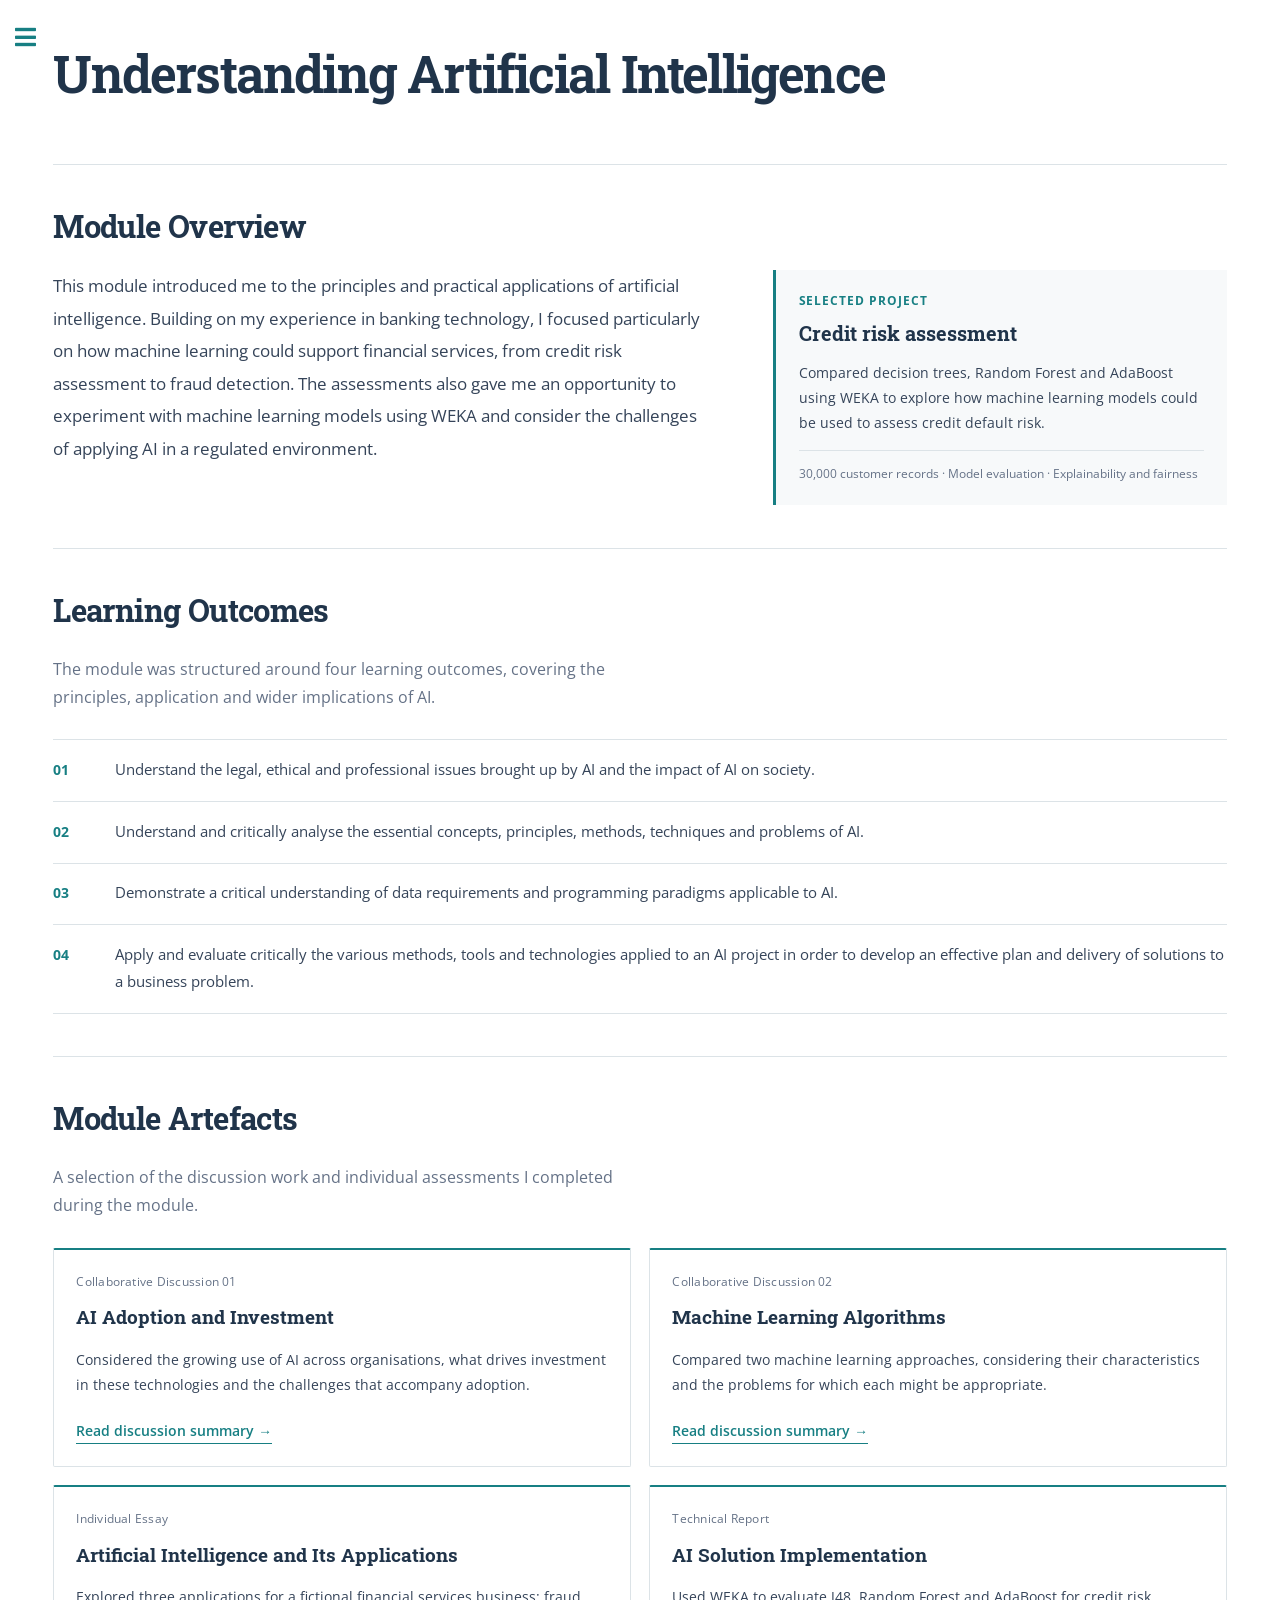
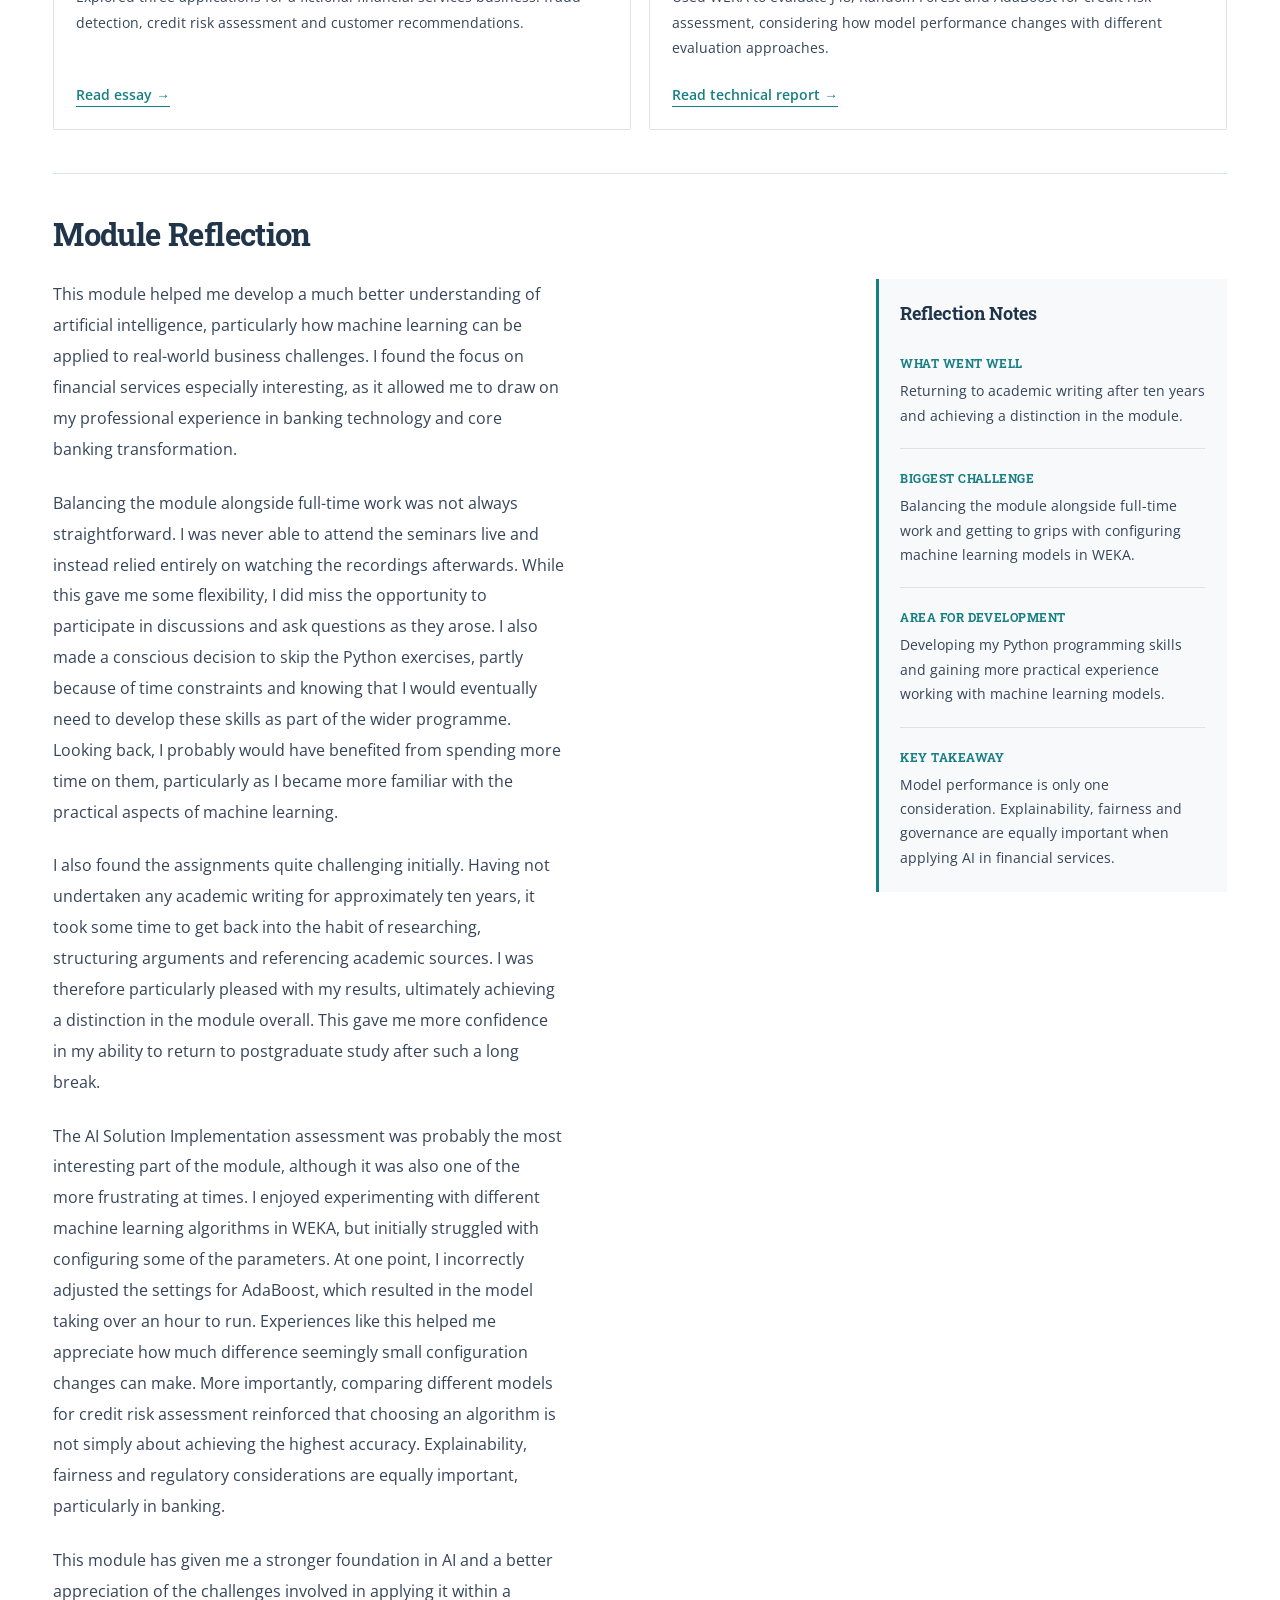
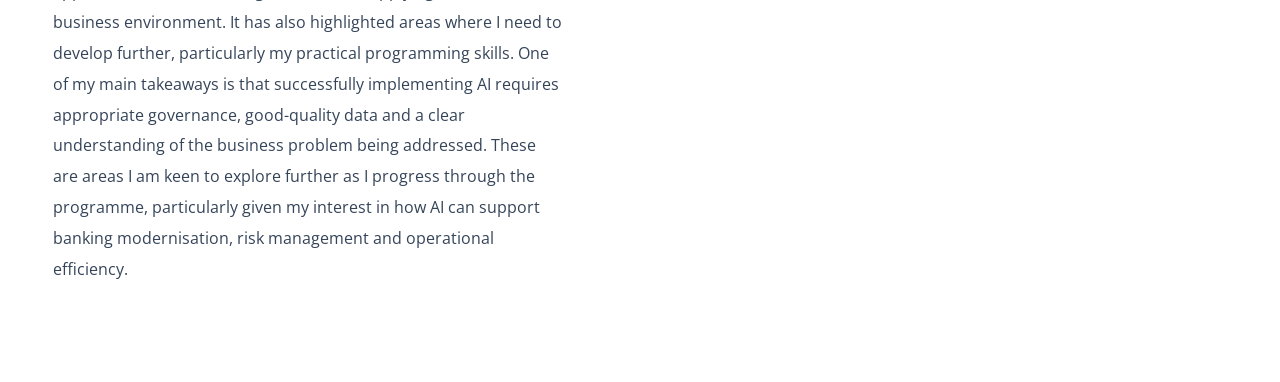
<file: modules/understanding-ai.html>
<!DOCTYPE HTML>
<!--
    Editorial by HTML5 UP
    html5up.net | @ajlkn
    Free for personal and commercial use under
    the CCA 3.0 license. (html5up.net/license)
-->
<html lang="en">

<head>
    <meta charset="utf-8" />
    <meta name="viewport"
          content="width=device-width, initial-scale=1" />
    <meta name="description"
          content="Understanding Artificial Intelligence: an MSc module portfolio documenting learning, assessments and personal reflection." />

    <title>Understanding Artificial Intelligence | ePortfolio</title>

    <!-- Shared CSS: repository root -->
    <link rel="stylesheet" href="/assets/css/main.css" />

    <style>

        /* =====================================
           COLOUR PALETTE
        ===================================== */

        :root {
            --navy: #20344a;
            --teal: #177f83;
            --ink: #354459;
            --muted: #657287;
            --line: #dce3e7;
            --paper: #ffffff;
            --surface: #f7f9fa;
            --sidebar: #edf2f4;
        }

        html {
            scroll-behavior: smooth;
        }

        body, #main {
            background: var(--paper);
            color: var(--ink);
        }

        h1, h2, h3, strong {
            color: var(--navy);
        }

        a {
            color: var(--teal);
        }

        a:hover {
            color: var(--navy);
        }

        /* =====================================
           PAGE HEADER
        ===================================== */

        #header {
            display: block;
            border-bottom: 1px solid var(--line);
            padding: 3.3em 0 2.5em;
            margin-bottom: 0;
        }

        .eyebrow {
            margin: 0 0 1.2em;
            color: var(--teal);
            font-size: 0.73rem;
            font-weight: 700;
            letter-spacing: 0.11em;
            text-transform: uppercase;
        }

        #header h1 {
            margin: 0 0 0.55em;
            font-size: clamp(2.25rem, 4vw, 3.7rem);
            line-height: 1.14;
            letter-spacing: -0.035em;
            font-weight: 650;
        }

        .module-meta {
            display: flex;
            flex-wrap: wrap;
            gap: 0.5em 1.2em;
            margin: 0;
            color: var(--muted);
            font-size: 0.92rem;
        }

        .module-meta span + span::before {
            content: '·';
            margin-right: 1.2em;
            color: #abb5bd;
        }

        /* =====================================
           MAIN CONTENT
        ===================================== */

        #main > .inner > section#module-content {
            padding-top: 0;
            padding-bottom: 4em;
        }

        .content-section {
            padding: 3.2em 0;
            border-bottom: 1px solid var(--line);
        }

        .content-section:last-child {
            border-bottom: none;
        }

        .section-heading {
            margin: 0 0 0.85em;
            font-size: clamp(1.55rem, 2.4vw, 1.95rem);
            line-height: 1.2;
            letter-spacing: -0.02em;
        }

        .section-intro {
            max-width: 68ch;
            color: var(--muted);
            font-size: 0.98rem;
            line-height: 1.8;
            margin-bottom: 1.8em;
        }

        /* =====================================
           MODULE OVERVIEW
        ===================================== */

        .overview-layout {
            display: grid;
            grid-template-columns:
                minmax(0, 1.3fr)
                minmax(240px, 0.9fr);
            gap: clamp(2em, 5vw, 5em);
            align-items: start;
        }

        .overview-copy p {
            color: var(--ink);
            font-size: 1.04rem;
            line-height: 1.95;
            margin: 0;
        }

        /* =====================================
           APPLIED PROJECT SUMMARY
        ===================================== */

        .project-note {
            border-left: 3px solid var(--teal);
            background: var(--surface);
            padding: 1.55em 1.7em;
        }

        .project-note .note-label {
            margin: 0 0 0.8em;
            font-size: 0.73rem;
            font-weight: 700;
            letter-spacing: 0.08em;
            color: var(--teal);
            text-transform: uppercase;
        }

        .project-note h3 {
            font-size: 1.22rem;
            margin: 0 0 0.7em;
            line-height: 1.3;
        }

        .project-note p {
            font-size: 0.9rem;
            line-height: 1.75;
            color: var(--ink);
            margin: 0 0 1em;
        }

        .project-note .note-detail {
            padding-top: 1em;
            border-top: 1px solid var(--line);
            color: var(--muted);
            font-size: 0.78rem;
            line-height: 1.7;
        }

        /* =====================================
           LEARNING OUTCOMES
        ===================================== */

        .outcomes-list {
            margin: 1em 0 0;
            padding: 0;
            list-style: none;
            counter-reset: outcomes;
        }

        .outcomes-list li {
            display: grid;
            grid-template-columns: 3em minmax(0, 1fr);
            gap: 1em;
            padding: 1.1em 0;
            border-bottom: 1px solid var(--line);
            color: var(--ink);
            font-size: 0.96rem;
            line-height: 1.75;
            counter-increment: outcomes;
        }

        .outcomes-list li:first-child {
            border-top: 1px solid var(--line);
        }

        .outcomes-list li::before {
            content: '0' counter(outcomes);
            color: var(--teal);
            font-weight: 700;
            font-size: 0.9rem;
        }

        /* =====================================
           MODULE ARTEFACTS
        ===================================== */

        .artefact-grid {
            display: grid;
            grid-template-columns:
                repeat(2, minmax(0, 1fr));
            gap: 1.4em;
        }

        .artefact-card {
            display: flex;
            flex-direction: column;
            padding: 1.65em;
            border: 1px solid var(--line);
            border-top: 2px solid var(--teal);
            background: var(--paper);
            border-radius: 2px;
            min-width: 0;
        }

        .artefact-type {
            margin-bottom: 1.1em;
            color: var(--muted);
            font-size: 0.74rem;
            letter-spacing: 0.02em;
        }

        .artefact-card h3 {
            margin: 0 0 0.8em;
            font-size: 1.2rem;
            line-height: 1.4;
        }

        .artefact-card p {
            margin: 0 0 1.65em;
            color: var(--ink);
            font-size: 0.89rem;
            line-height: 1.8;
        }

        /* =====================================
           ARTEFACT LINKS
        ===================================== */

        .artefact-link {
            display: inline-block;
            margin-top: auto;
            align-self: flex-start;
            color: var(--teal);
            border-bottom: 1px solid currentColor;
            font-size: 0.86rem;
            font-weight: 600;
            text-decoration: none;
            padding: 0 0 0.12em;
            line-height: 1.45;
        }

        .artefact-link:hover {
            color: var(--navy);
        }

        /* =====================================
           MODULE REFLECTION
        ===================================== */

        .reflection-body {
            min-width: 0;
            max-width: 73ch;
        }

        .reflection-body p {
            color: var(--ink);
            font-size: 0.99rem;
            line-height: 1.95;
            margin: 0 0 1.45em;
        }

        .reflection-body p:last-child {
            margin-bottom: 0;
        }

        .reflection-layout {
            display: grid;
            grid-template-columns:
                minmax(0, 1.8fr)
                minmax(220px, 0.8fr);
            gap: 2.5em;
            align-items: start;
        }

        /* =====================================
           REFLECTION NOTES
        ===================================== */

        .reflection-notes {
            background: var(--surface);
            border-left: 3px solid var(--teal);
            padding: 1.6em;
        }

        .reflection-notes h3 {
            color: var(--navy);
            font-size: 1.15rem;
            line-height: 1.4;
            margin: 0 0 1.5em;
        }

        .reflection-note {
            margin-bottom: 1.5em;
            padding-bottom: 1.5em;
            border-bottom: 1px solid var(--line);
        }

        .reflection-note:last-child {
            margin-bottom: 0;
            padding-bottom: 0;
            border-bottom: none;
        }

        .reflection-note h4 {
            color: var(--teal);
            font-size: 0.75rem;
            font-weight: 700;
            letter-spacing: 0.04em;
            text-transform: uppercase;
            margin: 0 0 0.6em;
        }

        .reflection-note p {
            color: var(--ink);
            font-size: 0.87rem;
            line-height: 1.75;
            margin: 0;
        }

        /* =====================================
           SECTION SCROLL POSITIONING
        ===================================== */

        #module-overview,
        #learning-outcomes,
        #artefacts,
        #professional-reflection {
            scroll-margin-top: 1.5em;
        }

        /* =====================================
           SIDEBAR
        ===================================== */

        #sidebar {
            background: var(--sidebar);
        }

        #sidebar > .inner {
            display: flex;
            flex-direction: column;
            min-height: 100vh;
        }

        #sidebar #menu {
            flex-shrink: 0;
        }

        #sidebar header.major > :first-child {
            border-bottom-color: var(--teal);
        }

        #menu ul a,
        #menu ul span {
            color: var(--navy);
        }

        #menu ul a:hover,
        #menu ul span.opener:hover {
            color: var(--teal);
        }

        #menu ul span.opener:before {
            color: var(--teal);
        }

        #menu ul a[aria-current="page"] {
            color: var(--teal);
            font-weight: 700;
        }

        /* =====================================
           KEEP MODULE MENU EXPANDED
        ===================================== */

        #menu .modules-menu > .opener.active + ul {
            display: block;
        }

        /* =====================================
           NESTED MODULE SECTION LINKS
        ===================================== */

        #menu ul.module-section-links {
            display: block !important;
            border-left: 2px solid var(--line);
            margin: 0.35em 0 0.9em 0.85em;
            padding: 0 0 0 0.65em;
            list-style: none;
        }

        #menu ul.module-section-links > li {
            margin: 0;
            padding: 0;
            border: 0;
            list-style: none;
        }

        #menu ul.module-section-links > li > a {
            display: block;
            border: 0;
            border-left: 2px solid transparent;
            margin-left: -2px;
            padding: 0.48em 0.75em;
            color: var(--muted);
            font-size: 0.82rem;
            font-weight: 400;
            letter-spacing: 0;
            line-height: 1.5;
            text-transform: none;
            text-decoration: none;
            transition:
                color 0.2s ease,
                border-color 0.2s ease;
        }

        #menu ul.module-section-links > li > a:hover {
            color: var(--teal);
            border-left-color: var(--teal);
            background: rgba(23, 127, 131, 0.05);
        }

        #menu ul.module-section-links > li >
        a[aria-current="location"] {
            color: var(--teal);
            border-left-color: var(--teal);
            background: rgba(23, 127, 131, 0.05);
            font-weight: 600;
        }

        /* =====================================
           COPYRIGHT POSITIONING
        ===================================== */

        #sidebar #footer {
            margin-top: auto;
            padding-top: 2em;
            padding-bottom: 1em;
        }

        #sidebar #footer .copyright {
            color: var(--muted);
            font-size: 0.74rem;
            line-height: 1.7;
        }

        /* =====================================
           RESPONSIVE DESIGN
        ===================================== */

        @media screen and (max-width: 1100px) {

            .reflection-layout {
                grid-template-columns: 1fr;
                gap: 2em;
            }

            .reflection-body {
                max-width: 73ch;
            }
        }

        @media screen and (max-width: 980px) {

            .overview-layout {
                grid-template-columns: 1fr;
                gap: 1.7em;
            }

            #header {
                padding-top: 2.2em;
            }
        }

        @media screen and (max-width: 700px) {

            .artefact-grid {
                grid-template-columns: 1fr;
            }

            .content-section {
                padding: 2.4em 0;
            }

            .module-meta span + span::before {
                margin-right: 0.6em;
            }

            .module-meta {
                gap: 0.5em 0.6em;
            }

            .reflection-notes {
                padding: 1.35em;
            }
        }

        @media (prefers-reduced-motion: reduce) {

            html {
                scroll-behavior: auto;
            }
        }

    </style>
</head>

<body class="is-preload">

    <div id="wrapper">

        <!-- =====================================
             MAIN CONTENT
        ===================================== -->

        <div id="main">
            <div class="inner">

                <!-- PAGE HEADER -->

                <header id="header">
                    <h1>
                        Understanding Artificial Intelligence
                    </h1>
                </header>

                <section id="module-content">

                    <!-- =====================================
                         MODULE OVERVIEW
                    ===================================== -->

                    <section
                        class="content-section"
                        id="module-overview"
                        aria-labelledby="overview-title">

                        <h2 class="section-heading"
                            id="overview-title">
                            Module Overview
                        </h2>

                        <div class="overview-layout">

                            <div class="overview-copy">

                                <p>
                                    This module introduced me to the principles and practical applications of artificial intelligence. Building on my experience in banking technology, I focused particularly on how machine learning could support financial services, from credit risk assessment to fraud detection. The assessments also gave me an opportunity to experiment with machine learning models using WEKA and consider the challenges of applying AI in a regulated environment.
                                </p>

                            </div>

                            <!-- SELECTED PROJECT -->

                            <aside class="project-note"
                                   aria-label="Selected project summary">

                                <p class="note-label">
                                    Selected project
                                </p>

                                <h3>
                                    Credit risk assessment
                                </h3>

                                <p>
                                    Compared decision trees, Random Forest and AdaBoost using WEKA to explore how machine learning models could be used to assess credit default risk.
                                </p>

                                <div class="note-detail">
                                    30,000 customer records ·
                                    Model evaluation ·
                                    Explainability and fairness
                                </div>

                            </aside>

                        </div>

                    </section>

                    <!-- =====================================
                         LEARNING OUTCOMES
                    ===================================== -->

                    <section
                        class="content-section"
                        id="learning-outcomes"
                        aria-labelledby="outcomes-title">

                        <h2 class="section-heading"
                            id="outcomes-title">
                            Learning Outcomes
                        </h2>

                        <p class="section-intro">
                            The module was structured around four learning outcomes, covering the principles, application and wider implications of AI.
                        </p>

                        <ol class="outcomes-list">

                            <li>
                                Understand the legal, ethical and professional issues brought up by AI and the impact of AI on society.
                            </li>

                            <li>
                                Understand and critically analyse the essential concepts, principles, methods, techniques and problems of AI.
                            </li>

                            <li>
                                Demonstrate a critical understanding of data requirements and programming paradigms applicable to AI.
                            </li>

                            <li>
                                Apply and evaluate critically the various methods, tools and technologies applied to an AI project in order to develop an effective plan and delivery of solutions to a business problem.
                            </li>

                        </ol>

                    </section>

                    <!-- =====================================
                         MODULE ARTEFACTS
                    ===================================== -->

                    <section
                        class="content-section"
                        id="artefacts"
                        aria-labelledby="artefacts-title">

                        <h2 class="section-heading"
                            id="artefacts-title">
                            Module Artefacts
                        </h2>

                        <p class="section-intro">
                            A selection of the discussion work and individual assessments I completed during the module.
                        </p>

                        <div class="artefact-grid">

                            <!-- ARTEFACT 1 -->

                            <article class="artefact-card">

                                <span class="artefact-type">
                                    Collaborative Discussion 01
                                </span>

                                <h3>
                                    AI Adoption and Investment
                                </h3>

                                <p>
                                    Considered the growing use of AI across organisations, what drives investment in these technologies and the challenges that accompany adoption.
                                </p>

                                <a
                                    class="artefact-link"
                                    href="/artefacts/UAI-collaborative-discussion-1.pdf">
                                    Read discussion summary →
                                </a>

                            </article>

                            <!-- ARTEFACT 2 -->

                            <article class="artefact-card">

                                <span class="artefact-type">
                                    Collaborative Discussion 02
                                </span>

                                <h3>
                                    Machine Learning Algorithms
                                </h3>

                                <p>
                                    Compared two machine learning approaches, considering their characteristics and the problems for which each might be appropriate.
                                </p>

                                <a
                                    class="artefact-link"
                                    href="/artefacts/UAI-collaborative-discussion-2.pdf">
                                    Read discussion summary →
                                </a>

                            </article>

                            <!-- ARTEFACT 3 -->

                            <article class="artefact-card">

                                <span class="artefact-type">
                                    Individual Essay
                                </span>

                                <h3>
                                    Artificial Intelligence and Its Applications
                                </h3>

                                <p>
                                    Explored three applications for a fictional financial services business: fraud detection, credit risk assessment and customer recommendations.
                                </p>

                                <a
                                    class="artefact-link"
                                    href="/artefacts/UAI-AI-applications.pdf">
                                    Read essay →
                                </a>

                            </article>

                            <!-- ARTEFACT 4 -->

                            <article class="artefact-card">

                                <span class="artefact-type">
                                    Technical Report
                                </span>

                                <h3>
                                    AI Solution Implementation
                                </h3>

                                <p>
                                    Used WEKA to evaluate J48, Random Forest and AdaBoost for credit risk assessment, considering how model performance changes with different evaluation approaches.
                                </p>

                                <a
                                    class="artefact-link"
                                    href="/artefacts/UAI-AI-implementation.pdf">
                                    Read technical report →
                                </a>

                            </article>

                        </div>

                    </section>

                    <!-- =====================================
                         MODULE REFLECTION
                    ===================================== -->

                    <section
                        class="content-section"
                        id="professional-reflection"
                        aria-labelledby="reflection-title">

                        <h2 class="section-heading"
                            id="reflection-title">
                            Module Reflection
                        </h2>

                        <div class="reflection-layout">

                            <!-- REFLECTION TEXT -->

                            <div class="reflection-body">

                                <p>
                                    This module helped me develop a much better understanding of artificial intelligence, particularly how machine learning can be applied to real-world business challenges. I found the focus on financial services especially interesting, as it allowed me to draw on my professional experience in banking technology and core banking transformation.
                                </p>

                                <p>
                                    Balancing the module alongside full-time work was not always straightforward. I was never able to attend the seminars live and instead relied entirely on watching the recordings afterwards. While this gave me some flexibility, I did miss the opportunity to participate in discussions and ask questions as they arose. I also made a conscious decision to skip the Python exercises, partly because of time constraints and knowing that I would eventually need to develop these skills as part of the wider programme. Looking back, I probably would have benefited from spending more time on them, particularly as I became more familiar with the practical aspects of machine learning.
                                </p>

                                <p>
                                    I also found the assignments quite challenging initially. Having not undertaken any academic writing for approximately ten years, it took some time to get back into the habit of researching, structuring arguments and referencing academic sources. I was therefore particularly pleased with my results, ultimately achieving a distinction in the module overall. This gave me more confidence in my ability to return to postgraduate study after such a long break.
                                </p>

                                <p>
                                    The AI Solution Implementation assessment was probably the most interesting part of the module, although it was also one of the more frustrating at times. I enjoyed experimenting with different machine learning algorithms in WEKA, but initially struggled with configuring some of the parameters. At one point, I incorrectly adjusted the settings for AdaBoost, which resulted in the model taking over an hour to run. Experiences like this helped me appreciate how much difference seemingly small configuration changes can make. More importantly, comparing different models for credit risk assessment reinforced that choosing an algorithm is not simply about achieving the highest accuracy. Explainability, fairness and regulatory considerations are equally important, particularly in banking.
                                </p>

                                <p>
                                    This module has given me a stronger foundation in AI and a better appreciation of the challenges involved in applying it within a business environment. It has also highlighted areas where I need to develop further, particularly my practical programming skills. One of my main takeaways is that successfully implementing AI requires appropriate governance, good-quality data and a clear understanding of the business problem being addressed. These are areas I am keen to explore further as I progress through the programme, particularly given my interest in how AI can support banking modernisation, risk management and operational efficiency.
                                </p>

                            </div>

                            <!-- =====================================
                                 REFLECTION NOTES
                            ===================================== -->

                            <aside class="reflection-notes"
                                   aria-labelledby="reflection-notes-title">

                                <h3 id="reflection-notes-title">
                                    Reflection Notes
                                </h3>

                                <!-- WHAT WENT WELL -->

                                <div class="reflection-note">

                                    <h4>What Went Well</h4>

                                    <p>
                                        Returning to academic writing after ten years and achieving a distinction in the module.
                                    </p>

                                </div>

                                <!-- BIGGEST CHALLENGE -->

                                <div class="reflection-note">

                                    <h4>Biggest Challenge</h4>

                                    <p>
                                        Balancing the module alongside full-time work and getting to grips with configuring machine learning models in WEKA.
                                    </p>

                                </div>

                                <!-- AREA FOR DEVELOPMENT -->

                                <div class="reflection-note">

                                    <h4>Area for Development</h4>

                                    <p>
                                        Developing my Python programming skills and gaining more practical experience working with machine learning models.
                                    </p>

                                </div>

                                <!-- KEY TAKEAWAY -->

                                <div class="reflection-note">

                                    <h4>Key Takeaway</h4>

                                    <p>
                                        Model performance is only one consideration. Explainability, fairness and governance are equally important when applying AI in financial services.
                                    </p>

                                </div>

                            </aside>

                        </div>

                    </section>

                </section>

            </div>
        </div>

        <!-- =====================================
             SIDEBAR NAVIGATION
             UPDATED FOR MODULES FOLDER
        ===================================== -->

        <div id="sidebar">

            <div class="inner">

                <nav id="menu" aria-label="Main navigation">

                    <header class="major">
                        <h2>Navigation</h2>
                    </header>

                    <ul>

                        <!-- HOME -->

                        <li>
                            <a href="/index.html">

                                <i class="icon solid fa-home menu-icon"
                                   aria-hidden="true"></i>

                                Home

                            </a>
                        </li>

                        <!-- =====================================
                             UoE E-PORTFOLIO
                        ===================================== -->

                        <li class="modules-menu">

                            <span class="opener active">

                                <i class="icon solid fa-university menu-icon"
                                   aria-hidden="true"></i>

                                UoE E-Portfolio

                            </span>

                            <ul>

                                <!-- CURRENT MODULE -->

                                <li>

                                    <a href="/modules/understanding-ai.html"
                                       aria-current="page">
                                        Understanding Artificial Intelligence
                                    </a>

                                    <!-- SECTION NAVIGATION -->

                                    <ul class="module-section-links"
                                        aria-label="Understanding AI sections">

                                        <li>
                                            <a href="#module-overview">
                                                Module Overview
                                            </a>
                                        </li>

                                        <li>
                                            <a href="#learning-outcomes">
                                                Learning Outcomes
                                            </a>
                                        </li>

                                        <li>
                                            <a href="#artefacts">
                                                Module Artefacts
                                            </a>
                                        </li>

                                        <li>
                                            <a href="#professional-reflection">
                                                Module Reflection
                                            </a>
                                        </li>

                                    </ul>

                                </li>

                                <!-- LAUNCH INTO COMPUTING -->

                                <li>
                                    <a href="/modules/launch-into-computing.html">
                                        Launch into Computing
                                    </a>
                                </li>

                                <!-- NUMERICAL ANALYSIS -->

                                <li>
                                    <a href="/modules/numerical-analysis.html">
                                        Numerical Analysis
                                    </a>
                                </li>

                            </ul>

                        </li>

                        <!-- SKILLS MATRIX -->

                        <li>
                            <a href="/skills-matrix.html">

                                <i class="icon solid fa-tasks menu-icon"
                                   aria-hidden="true"></i>

                                Skills Matrix

                            </a>
                        </li>

                        <!-- ABOUT ME -->

                        <li>
                            <a href="/about.html">

                                <i class="icon solid fa-user menu-icon"
                                   aria-hidden="true"></i>

                                About Me

                            </a>
                        </li>

                        <!-- GITHUB -->

                        <li>
                            <a href="https://github.com/bwestlake"
                               target="_blank"
                               rel="noopener noreferrer">

                                <i class="icon brands fa-github menu-icon"
                                   aria-hidden="true"></i>

                                GitHub

                            </a>
                        </li>

                    </ul>

                </nav>

                <!-- =====================================
                     COPYRIGHT
                ===================================== -->

                <footer id="footer">

                    <p class="copyright">

                        &copy; 2026 Bernard Westlake.

                        Design:
                        <a href="https://html5up.net">
                            HTML5 UP
                        </a>.

                    </p>

                </footer>

            </div>
        </div>

    </div>

    <!-- =====================================
         HTML5 UP JAVASCRIPT
         ROOT-RELATIVE PATHS
    ===================================== -->

    <script src="/assets/js/jquery.min.js"></script>
    <script src="/assets/js/browser.min.js"></script>
    <script src="/assets/js/breakpoints.min.js"></script>
    <script src="/assets/js/util.js"></script>
    <script src="/assets/js/main.js"></script>

    <!-- =====================================
         ACTIVE SECTION HIGHLIGHTING
    ===================================== -->

    <script>

        (function () {

            // Find the four sidebar section links.

            const links = Array.from(
                document.querySelectorAll(
                    '.module-section-links a[href^="#"]'
                )
            );

            // Match each link to its page section.

            const sections = links
                .map(link => {
                    return document.getElementById(
                        link.hash.slice(1)
                    );
                })
                .filter(Boolean);

            if (!sections.length) {
                return;
            }

            // Determine which section is being viewed.

            function updateActiveSection() {

                const marker = Math.min(
                    window.innerHeight * 0.3,
                    200
                );

                let current = sections[0];

                sections.forEach(section => {

                    if (
                        section.getBoundingClientRect().top
                        <= marker
                    ) {
                        current = section;
                    }

                });

                // Recognise the final section at page bottom.

                if (
                    window.innerHeight + window.scrollY
                    >= document.documentElement.scrollHeight - 2
                ) {
                    current = sections[sections.length - 1];
                }

                // Update the highlighted sidebar link.

                links.forEach(link => {

                    if (
                        link.hash === '#' + current.id
                    ) {

                        link.setAttribute(
                            'aria-current',
                            'location'
                        );

                    } else {

                        link.removeAttribute(
                            'aria-current'
                        );

                    }

                });

            }

            // Update as the user navigates the page.

            window.addEventListener(
                'scroll',
                updateActiveSection,
                { passive: true }
            );

            window.addEventListener(
                'resize',
                updateActiveSection
            );

            window.addEventListener(
                'hashchange',
                updateActiveSection
            );

            // Set initial highlight when page loads.

            updateActiveSection();

        })();

    </script>

</body>
</html>
</file>
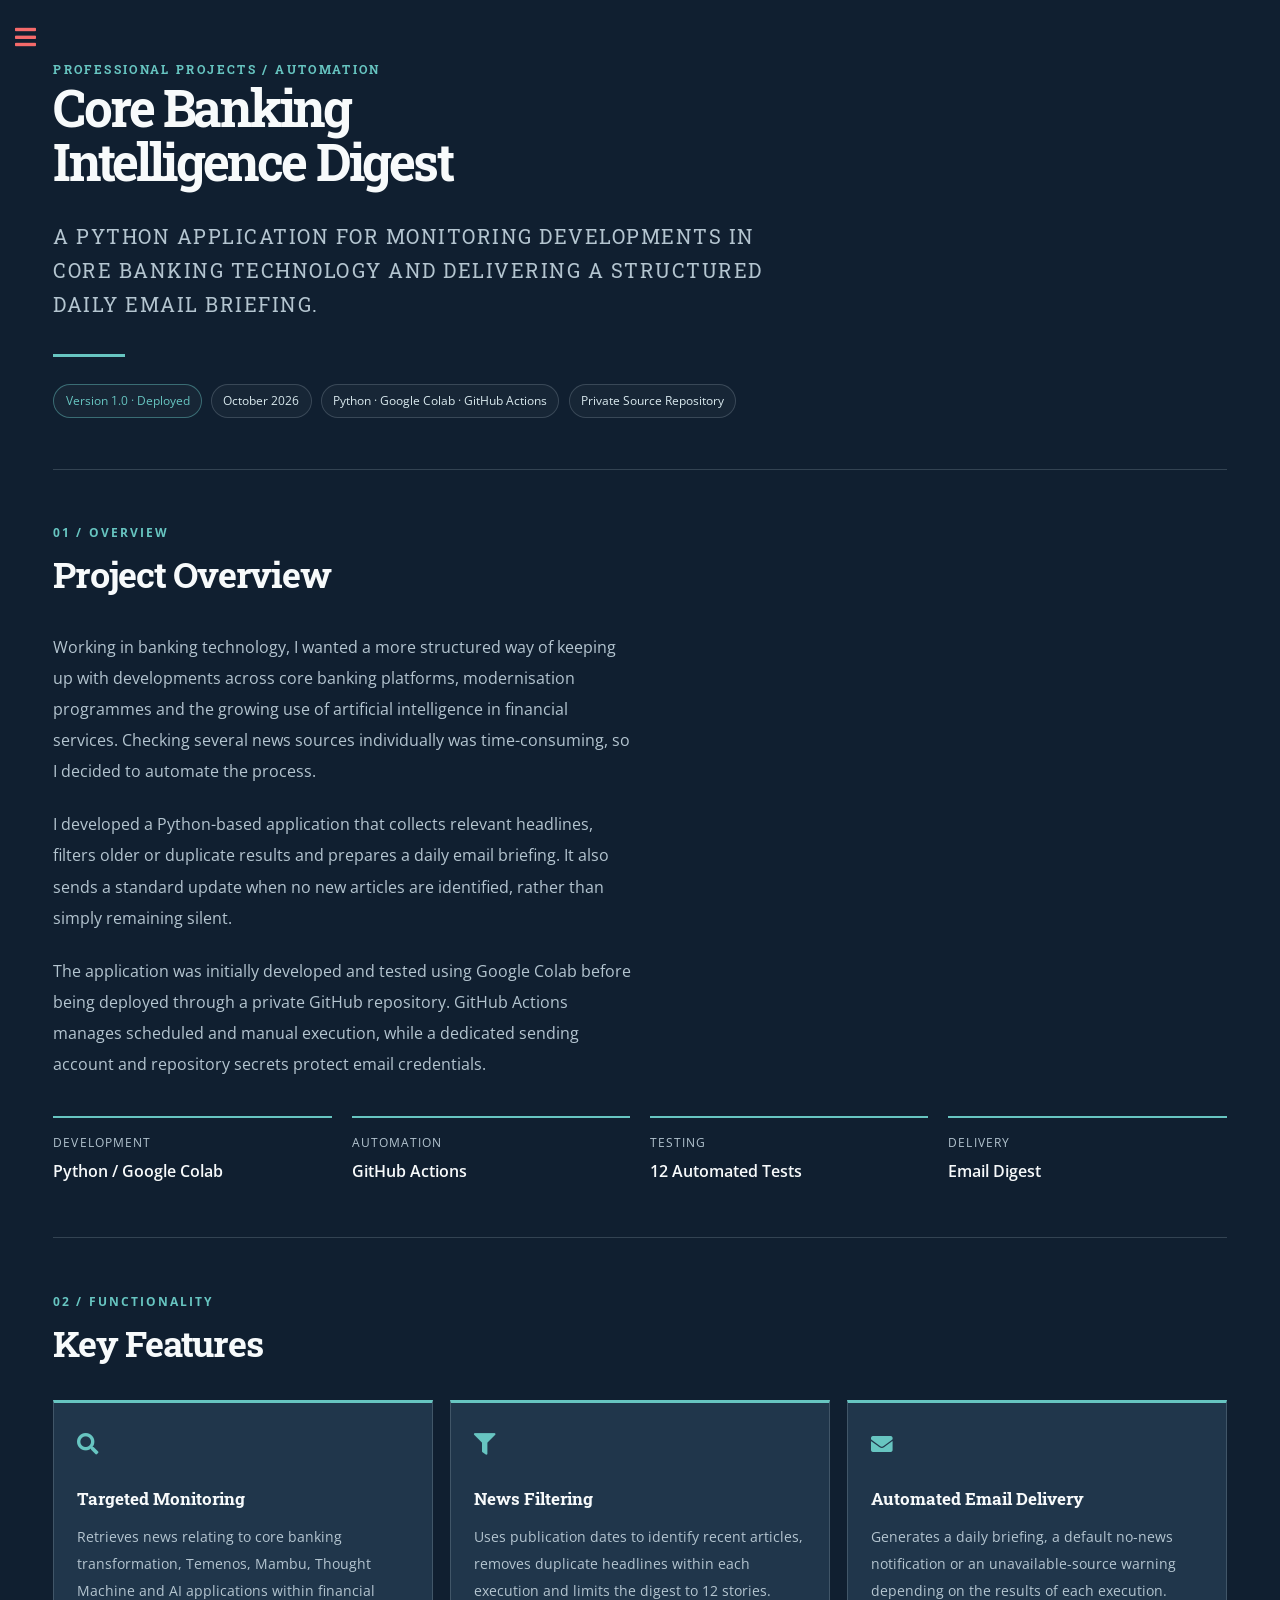
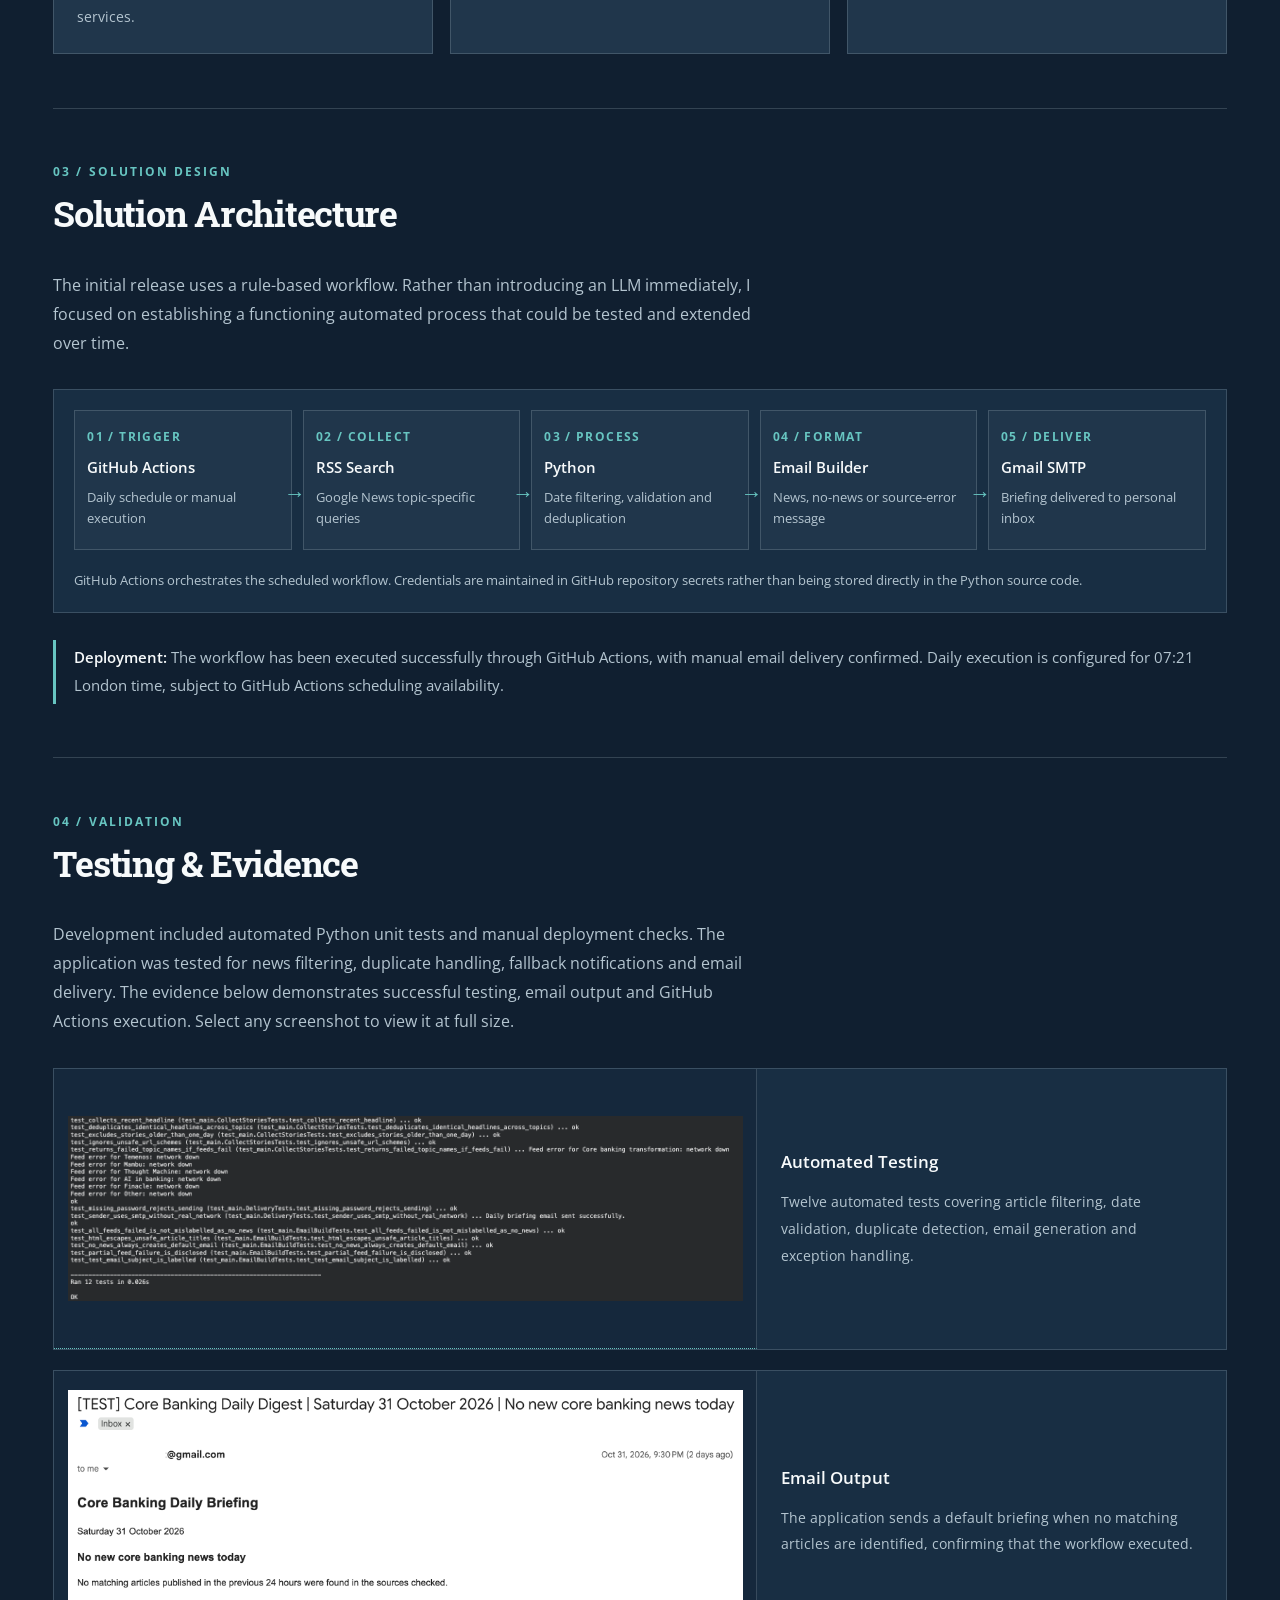
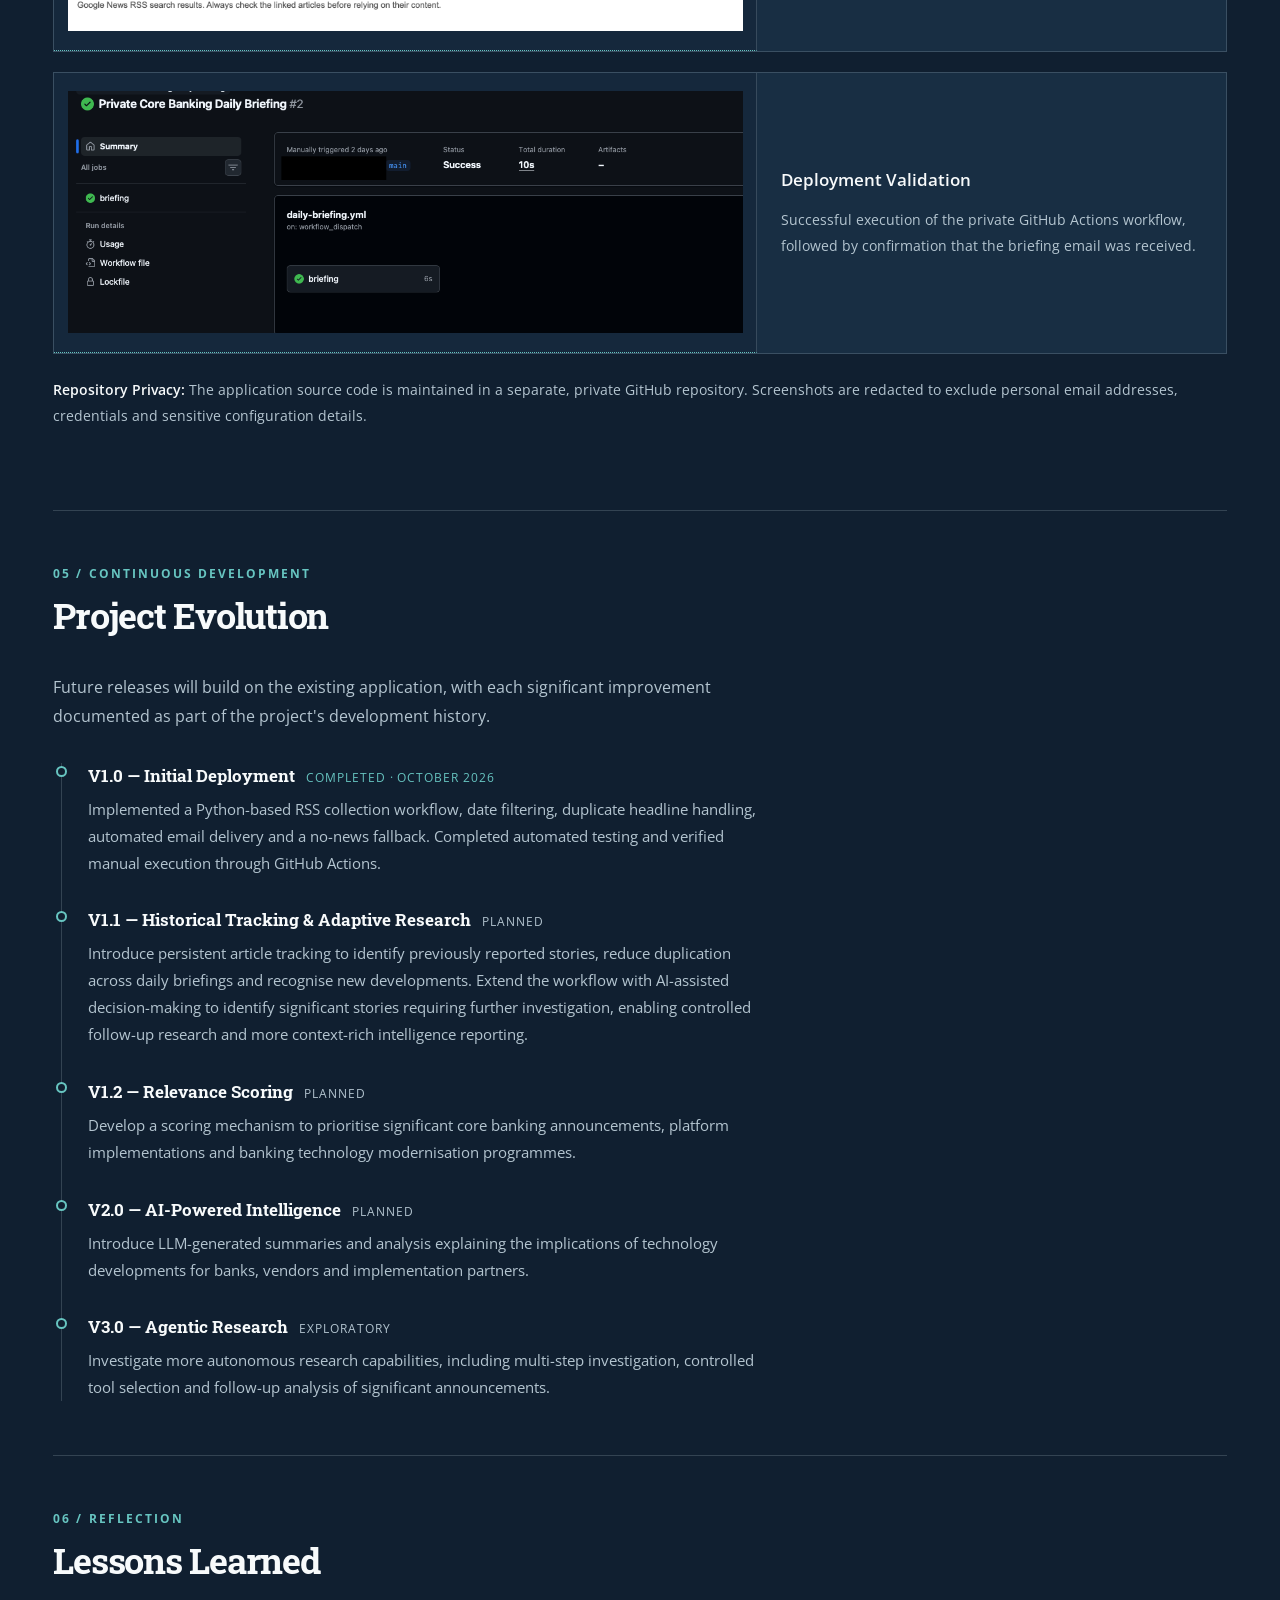
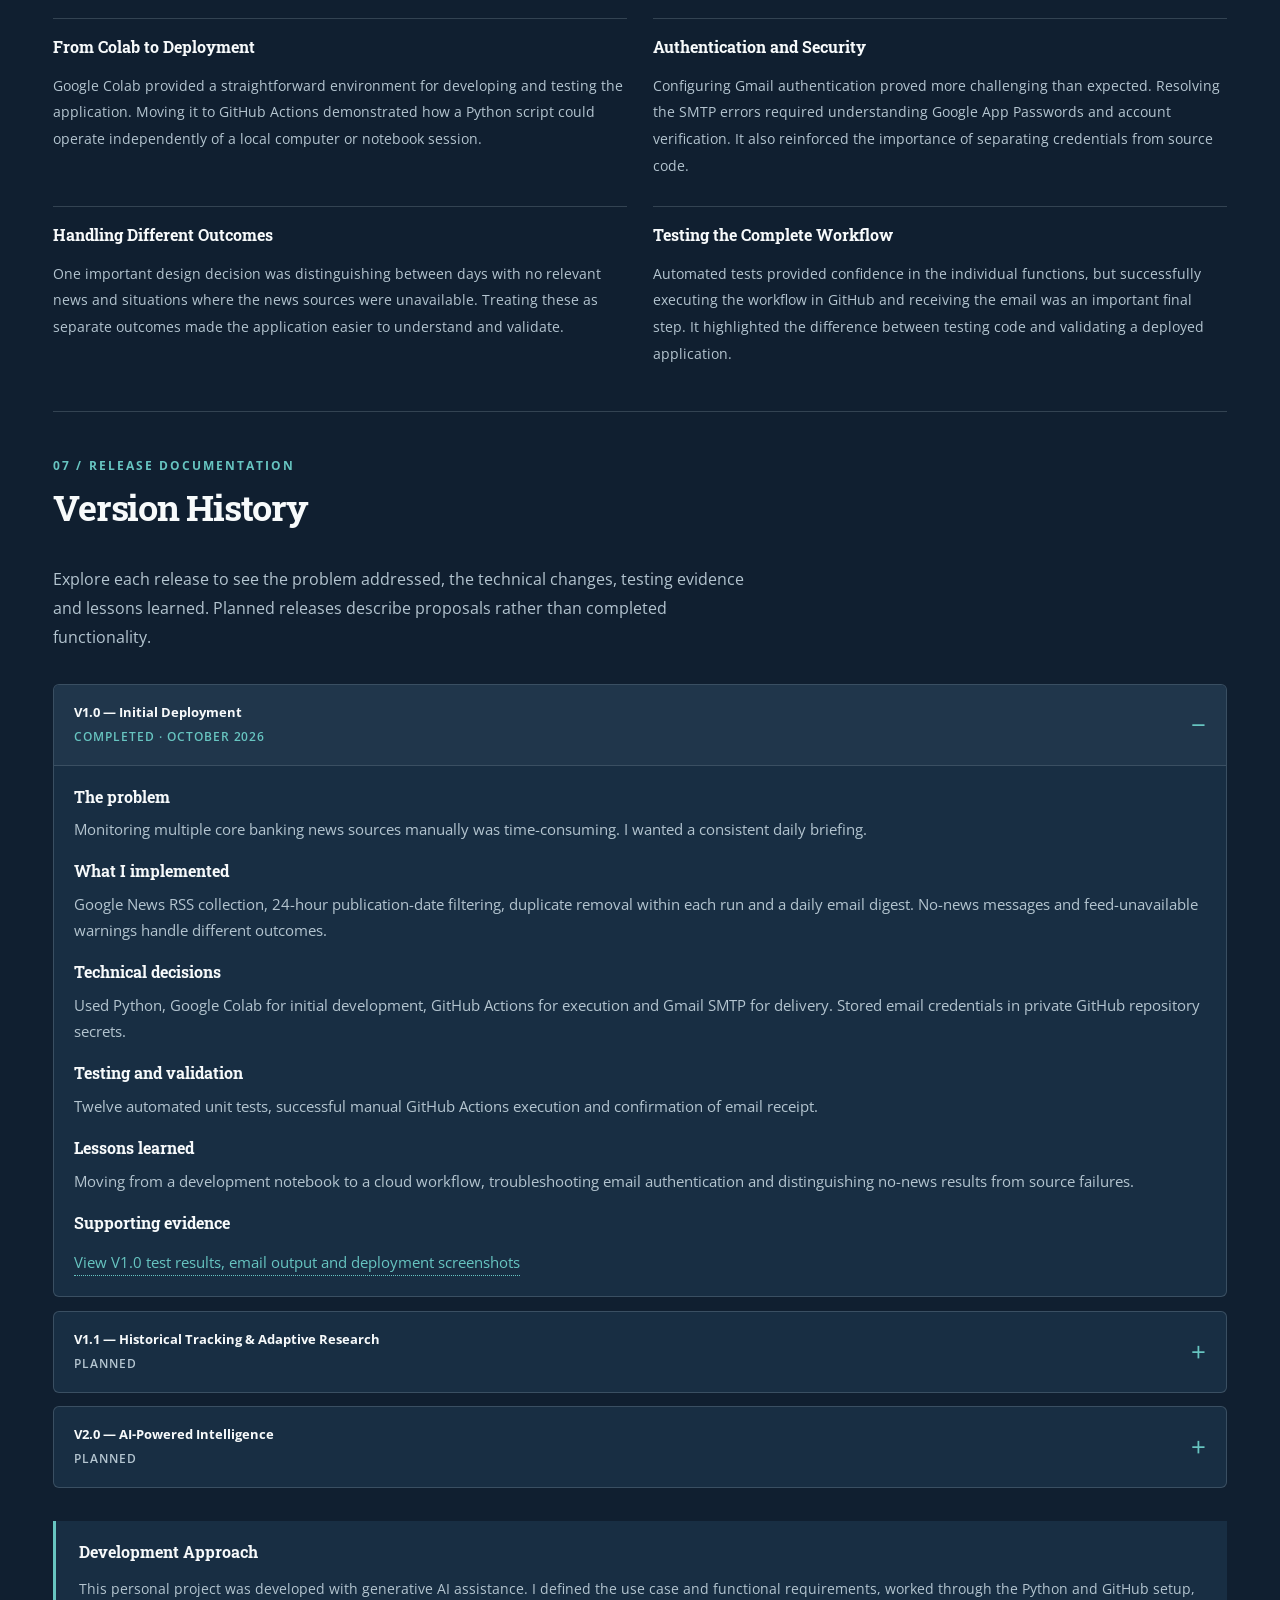
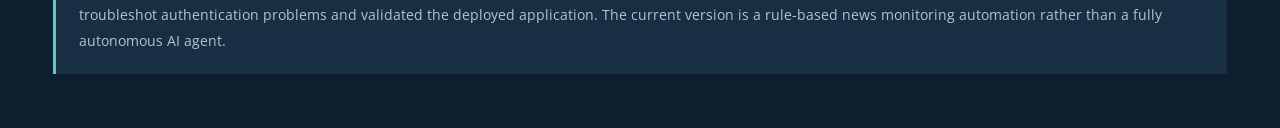
<file: projects/core-banking-intelligence.html>
<!DOCTYPE HTML>
<!--
    Core Banking Intelligence Digest
    Professional Portfolio — Bernard (Ben) Westlake

    Based on Editorial by HTML5 UP
    html5up.net | CCA 3.0 License

    Public project case study.
    Application source repository remains private.
-->

<html lang="en">

<head>

    <meta charset="utf-8" />

    <meta name="viewport"
          content="width=device-width, initial-scale=1" />

    <meta name="description"
          content="Core Banking Intelligence Digest — a Python news monitoring and automated email project by Bernard Westlake." />

    <title>
        Core Banking Intelligence Digest | Bernard Westlake
    </title>

    <!-- MAIN WEBSITE STYLESHEET -->

    <link rel="stylesheet"
          href="../assets/css/main.css" />

    <style>

        /* ==========================================
           COLOUR PALETTE
           Same as professional About Me page
        ========================================== */

        :root {
            --navy: #101f30;
            --navy-soft: #182e43;
            --teal: #67c5c1;
            --white: #f7fafb;
            --muted: #b4c5d0;
            --line: rgba(224,242,246,0.17);
            --panel: #20364b;
            --sidebar: #eaf0f2;

            --sidebar-navy: #20344a;
            --sidebar-teal: #177f83;
            --sidebar-muted: #657287;
            --sidebar-line: #dce3e7;
        }

        html {
            scroll-behavior: smooth;
        }

        body,
        #main {
            background: var(--navy);
            color: var(--white);
        }

        #main > .inner {
            max-width: 1320px;
        }

        #main h1,
        #main h2,
        #main h3,
        #main h4,
        #main strong {
            color: var(--white);
        }

        #main p,
        #main li {
            color: var(--muted);
        }

        #main a {
            color: var(--teal);
        }

        #main a:hover {
            color: var(--white);
        }

        #main a:focus-visible,
        #menu a:focus-visible {
            outline: 2px solid var(--teal);
            outline-offset: 4px;
        }


        /* ==========================================
           PAGE HEADER
        ========================================== */

        #header {
            display: block;
            padding: 4.5em 0 3.8em;
            border-bottom: 1px solid var(--line);
        }

        .eyebrow {
            color: var(--teal) !important;
            text-transform: uppercase;
            letter-spacing: 0.2em;
            font-size: 0.74rem;
            font-weight: 700;
            margin: 0 0 1.6em;
        }

        #header h1 {
            font-size: clamp(2.2rem, 4vw, 3.8rem);
            line-height: 1.07;
            letter-spacing: -0.055em;
            font-weight: 700;
            margin: 0;
            max-width: 950px;
        }

        .hero-subtitle {
            font-size: clamp(1rem, 1.8vw, 1.25rem);
            line-height: 1.7;
            margin: 1.5em 0 0;
            max-width: 750px;
        }

        .hero-rule {
            width: 72px;
            height: 3px;
            background: var(--teal);
            margin-top: 2.5em;
        }

        .meta-row {
            display: flex;
            flex-wrap: wrap;
            gap: 0.7em;
            margin-top: 2em;
        }

        .meta-pill {
            color: #d9e9ee;
            border: 1px solid var(--line);
            border-radius: 999px;
            padding: 0.45em 0.9em;
            font-size: 0.78rem;
            background: rgba(255,255,255,0.03);
        }

        .meta-pill.primary {
            color: var(--teal);
            border-color: rgba(103,197,193,0.45);
        }


        /* ==========================================
           MAIN CONTENT SECTIONS
        ========================================== */

        .content-section {
            padding: 4em 0;
            border-bottom: 1px solid var(--line);
            scroll-margin-top: 2em;
        }

        .content-section:last-child {
            border-bottom: none;
        }

        .section-kicker {
            font-size: 0.75rem;
            color: var(--teal) !important;
            text-transform: uppercase;
            letter-spacing: 0.17em;
            font-weight: 700;
            margin: 0 0 0.85em;
        }

        .section-heading {
            font-size: clamp(1.65rem, 2.8vw, 2.5rem);
            line-height: 1.2;
            letter-spacing: -0.035em;
            margin: 0 0 1em;
        }

        .section-copy {
            max-width: 83ch;
        }

        .section-copy p {
            font-size: 1rem;
            line-height: 1.95;
            margin: 0 0 1.35em;
        }

        .section-copy p:last-child {
            margin-bottom: 0;
        }

        .section-intro {
            max-width: 78ch;
            font-size: 0.98rem;
            line-height: 1.85;
            margin-bottom: 2em;
        }


        /* ==========================================
           PROJECT OVERVIEW
        ========================================== */

        .snapshot {
            display: grid;
            grid-template-columns: repeat(4, minmax(0,1fr));
            gap: 1.5em;
            margin-top: 2.7em;
        }

        .snapshot-item {
            border-top: 2px solid var(--teal);
            padding-top: 1.1em;
        }

        .snapshot-label {
            display: block;
            font-size: 0.75rem;
            text-transform: uppercase;
            letter-spacing: 0.09em;
            color: var(--muted);
            margin-bottom: 0.6em;
        }

        .snapshot-item strong {
            font-size: 0.97rem;
            line-height: 1.5;
        }


        /* ==========================================
           FEATURE CARDS
        ========================================== */

        .feature-grid {
            display: grid;
            grid-template-columns: repeat(3,minmax(0,1fr));
            gap: 1.3em;
        }

        .feature {
            background: var(--panel);
            border: 1px solid var(--line);
            border-top: 3px solid var(--teal);
            padding: 1.7em;
        }

        .feature .icon {
            display: inline-block;
            color: var(--teal);
            font-size: 1.35rem;
            margin-bottom: 1.1em;
        }

        .feature h3 {
            font-size: 1.05rem;
            margin: 0 0 0.75em;
        }

        .feature p {
            font-size: 0.9rem;
            line-height: 1.85;
            margin: 0;
        }


        /* ==========================================
           ARCHITECTURE
        ========================================== */

        .architecture {
            margin: 1.8em 0;
            padding: 1.5em;
            background: var(--navy-soft);
            border: 1px solid var(--line);
        }

        .flow-grid {
            display: grid;
            grid-template-columns: repeat(5,minmax(0,1fr));
            gap: 0.8em;
        }

        .flow-step {
            position: relative;
            background: var(--panel);
            border: 1px solid var(--line);
            padding: 1.15em 0.9em;
            min-height: 140px;
        }

        .flow-step:not(:last-child)::after {
            content: '\2192';
            position: absolute;
            right: -0.67em;
            top: 46%;
            z-index: 2;
            color: var(--teal);
            font-size: 1.35rem;
            font-weight: 700;
        }

        .step-number {
            display: block;
            color: var(--teal);
            font-size: 0.72rem;
            font-weight: 700;
            letter-spacing: 0.12em;
            margin-bottom: 0.8em;
        }

        .flow-step strong {
            display: block;
            font-size: 0.93rem;
            margin-bottom: 0.5em;
        }

        .flow-step span:last-child {
            display: block;
            color: var(--muted);
            font-size: 0.79rem;
            line-height: 1.65;
        }

        .architecture figcaption {
            color: var(--muted);
            font-size: 0.82rem;
            line-height: 1.8;
            margin-top: 1.4em;
        }

        .implementation-note {
            border-left: 3px solid var(--teal);
            padding: 0.3em 0 0.3em 1.3em;
            margin-top: 2em;
        }

        .implementation-note p {
            font-size: 0.92rem;
            line-height: 1.9;
            margin: 0;
        }


        /* ==========================================
           TESTING EVIDENCE
        ========================================== */

       
/* ==========================================
   TESTING EVIDENCE
========================================== */

.evidence-grid {
    display: grid;
    grid-template-columns: 1fr;
    gap: 1.5em;
}

.evidence {
    display: grid;
    grid-template-columns: minmax(0, 1.5fr) minmax(0, 1fr);
    background: var(--navy-soft);
    border: 1px solid var(--line);
    margin: 0;
    overflow: hidden;
    min-width: 0;
}

/* Screenshot container */

.evidence-image-link {
    display: flex;
    align-items: center;
    justify-content: center;
    background: #15283c;
    padding: 1em;
    min-height: 280px;
    min-width: 0;
    border-right: 1px solid var(--line);
    cursor: zoom-in;
}

/* Screenshot sizing */

.evidence-image {
    display: block;
    width: 100%;
    height: auto;
    max-height: 360px;
    object-fit: contain;
    border: 0;
    background: transparent;
}

/* Description */

.evidence figcaption {
    display: flex;
    flex-direction: column;
    justify-content: center;
    padding: 1.8em;
    min-width: 0;
}

.evidence figcaption strong {
    display: block;
    color: var(--white);
    font-size: 1.05rem;
    margin-bottom: 0.8em;
}

.evidence figcaption span {
    display: block;
    color: var(--muted);
    font-size: 0.9rem;
    line-height: 1.85;
}

/* Privacy note */

.privacy-note {
    margin-top: 1.7em;
    font-size: 0.87rem;
    line-height: 1.85;
}

/* Mobile responsive layout */

@media screen and (max-width: 760px) {

    .evidence {
        grid-template-columns: 1fr;
    }

    .evidence-image-link {
        min-height: 200px;
        border-right: 0;
        border-bottom: 1px solid var(--line);
    }

    .evidence-image {
        max-height: 320px;
    }

    .evidence figcaption {
        padding: 1.4em;
    }

}

        .privacy-note {
            margin-top: 1.7em;
            font-size: 0.87rem;
            line-height: 1.85;
        }


        /* ==========================================
           DEVELOPMENT TIMELINE
        ========================================== */

        .timeline {
            border-left: 1px solid var(--line);
            margin: 2em 0 0 0.55em;
        }

        .timeline-entry {
            position: relative;
            padding: 0 0 2.3em 2em;
        }

        .timeline-entry:last-child {
            padding-bottom: 0;
        }

        .timeline-entry::before {
            content: '';
            position: absolute;
            left: -6px;
            top: 0.25em;
            height: 11px;
            width: 11px;
            border-radius: 50%;
            background: var(--navy);
            border: 2px solid var(--teal);
        }

        .timeline-head {
            display: flex;
            align-items: baseline;
            flex-wrap: wrap;
            gap: 0.8em;
            margin-bottom: 0.6em;
        }

        .timeline-head h3 {
            font-size: 1.05rem;
            margin: 0;
        }

        .timeline-state {
            font-size: 0.75rem;
            text-transform: uppercase;
            letter-spacing: 0.08em;
            color: var(--muted);
        }

        .timeline-entry:first-child .timeline-state {
            color: var(--teal);
        }

        .timeline-entry p {
            font-size: 0.91rem;
            line-height: 1.85;
            max-width: 76ch;
            margin: 0;
        }


        /* ==========================================
           LESSONS LEARNED
        ========================================== */

        .lessons {
            display: grid;
            grid-template-columns: repeat(2,minmax(0,1fr));
            gap: 2em;
        }

        .lesson {
            border-top: 1px solid var(--line);
            padding-top: 1.2em;
        }

        .lesson h3 {
            font-size: 1.03rem;
            margin: 0 0 0.8em;
        }

        .lesson p {
            font-size: 0.9rem;
            line-height: 1.85;
            margin: 0;
        }

        .disclosure {
            background: var(--navy-soft);
            border-left: 3px solid var(--teal);
            padding: 1.5em 1.7em;
            margin-top: 2.5em;
        }

        .disclosure h3 {
            font-size: 0.98rem;
            margin: 0 0 0.7em;
        }

        .disclosure p {
            font-size: 0.88rem;
            line-height: 1.85;
            margin: 0;
        }


        /* ==========================================
           SIDEBAR — PROFESSIONAL THEME
        ========================================== */

        #sidebar {
            background: var(--sidebar);
        }

        #sidebar > .inner {
            display: flex;
            flex-direction: column;
            min-height: 100vh;
        }

        #sidebar #menu {
            flex-shrink: 0;
        }

        #sidebar header.major > :first-child {
            border-bottom-color: var(--sidebar-teal);
        }

        #menu ul a,
        #menu ul span {
            color: var(--sidebar-navy);
        }

        #menu ul a:hover,
        #menu ul span.opener:hover {
            color: var(--sidebar-teal);
        }

        #menu ul span.opener::before {
            color: var(--sidebar-teal);
        }

        #menu ul a[aria-current="page"] {
            color: var(--sidebar-teal);
            font-weight: 700;
        }

        #menu .menu-icon {
            display: inline-block;
            width: 1.4em;
            margin-right: 0.65em;
            text-align: center;
            color: var(--sidebar-teal);
        }


        /* ==========================================
           PROJECTS DROPDOWN
           SAME APPROACH AS UoE MODULE NAVIGATION
        ========================================== */

        #menu .projects-menu > .opener.active + ul {
            display: block;
        }

        /*
           The Projects heading uses HTML5 UP's
           built-in opener functionality.

           Adding "active" keeps it open initially.
           Clicking Projects toggles it open/closed.
        */


        /* ==========================================
           NESTED PROJECT SECTION LINKS
        ========================================== */

        #menu ul.project-section-links {
            display: block !important;
            border-left: 2px solid var(--sidebar-line);
            margin: 0.35em 0 0.9em 0.85em;
            padding: 0 0 0 0.65em;
            list-style: none;
        }

        #menu ul.project-section-links > li {
            margin: 0;
            padding: 0;
            border: 0;
            list-style: none;
        }

        #menu ul.project-section-links > li > a {
            display: block;

            border: 0;
            border-left: 2px solid transparent;

            margin-left: -2px;
            padding: 0.48em 0.75em;

            color: var(--sidebar-muted);
            font-size: 0.82rem;
            font-weight: 400;
            letter-spacing: 0;
            line-height: 1.5;
            text-transform: none;
            text-decoration: none;

            transition:
                color 0.2s ease,
                border-color 0.2s ease;
        }

        #menu ul.project-section-links > li > a:hover {
            color: var(--sidebar-teal);
            border-left-color: var(--sidebar-teal);
            background: rgba(23,127,131,0.05);
        }

        /* Highlight the section being viewed */

        #menu ul.project-section-links > li >
        a[aria-current="location"] {

            color: var(--sidebar-teal);
            border-left-color: var(--sidebar-teal);
            background: rgba(23,127,131,0.05);
            font-weight: 600;
        }


        /* ==========================================
           COPYRIGHT FOOTER
        ========================================== */

        #sidebar #footer {
            margin-top: auto;
            padding-top: 2em;
            padding-bottom: 1em;
        }

        #sidebar #footer .copyright {
            font-size: 0.74rem;
            line-height: 1.7;
            color: var(--sidebar-muted);
        }


        /* ==========================================
           RESPONSIVE DESIGN
        ========================================== */

        @media screen and (max-width:1100px) {

            .flow-grid {
                grid-template-columns: repeat(3,1fr);
            }

            .flow-step::after {
                display: none;
            }

            .snapshot {
                grid-template-columns: repeat(2,1fr);
            }
        }

        @media screen and (max-width:760px) {

            #header {
                padding: 2.8em 0;
            }

            .content-section {
                padding: 2.8em 0;
            }

            .feature-grid,
            .evidence-grid,
            .lessons {
                grid-template-columns: 1fr;
            }

            .flow-grid {
                grid-template-columns: 1fr;
            }

            .flow-step {
                min-height: auto;
            }

            .snapshot {
                grid-template-columns: repeat(2,1fr);
            }
        }

        @media screen and (max-width:420px) {

            .snapshot {
                grid-template-columns: 1fr;
            }
        }

        @media (prefers-reduced-motion:reduce) {

            html {
                scroll-behavior: auto;
            }
        }

        
            /* ==========================================
               VERSION HISTORY — EXPANDABLE RELEASES
            ========================================== */
            
            .version-history-section {
                margin-top: 3.3em;
                padding-top: 3.3em;
                border-top: 1px solid var(--line);
                scroll-margin-top: 2em;
            }
            
            /* DROPDOWN LIST */
            
            .version-history-list {
                display: grid;
                gap: 1em;
                margin-top: 1.8em;
            }
            
            /* INDIVIDUAL RELEASE */
            
            .version-release {
                background: var(--navy-soft);
                border: 1px solid var(--line);
                border-radius: 0.45em;
                overflow: hidden;
            }
            
            /* CLICKABLE HEADER */
            
            .version-release > summary {
                display: flex;
                align-items: center;
                justify-content: space-between;
                gap: 1em;
                padding: 1.35em 1.5em;
                cursor: pointer;
                list-style: none;
            }
            
            .version-release > summary::-webkit-details-marker {
                display: none;
            }
            
            /* EXPAND / COLLAPSE ICON */
            
            .version-release > summary::after {
                content: '+';
                flex: none;
                color: var(--teal);
                font-size: 1.6rem;
                line-height: 1;
            }
            
            .version-release[open] > summary::after {
                content: '\2212';
            }
            
            .version-release[open] > summary {
                background: var(--panel);
            }
            
            .version-release > summary:focus-visible {
                outline: 2px solid var(--teal);
                outline-offset: -3px;
            }
            
            /* VERSION TITLE */
            
            .version-release-title {
                display: block;
                color: var(--white);
                font-weight: 700;
                line-height: 1.5;
            }
            
            /* STATUS LABEL */
            
            .version-release-status {
                display: block;
                margin-top: 0.35em;
                color: var(--teal);
                font-size: 0.75rem;
                font-weight: 600;
                letter-spacing: 0.08em;
                text-transform: uppercase;
            }
            
            .version-release-status.planned {
                color: var(--muted);
            }
            
            /* EXPANDED CONTENT */
            
            .version-release-content {
                padding: 1.5em;
                border-top: 1px solid var(--line);
            }
            
            /* DETAIL SECTIONS */
            
            .version-detail {
                margin-bottom: 1.35em;
            }
            
            .version-detail:last-child {
                margin-bottom: 0;
            }
            
            .version-detail h3 {
                font-size: 0.98rem;
                margin: 0 0 0.45em;
            }
            
            .version-detail p {
                font-size: 0.91rem;
                line-height: 1.8;
                margin: 0;
            }
            
            .version-detail a {
                display: inline-block;
                margin-top: 0.45em;
            }

    </style>

</head>


<body class="is-preload">

    <div id="wrapper">

        <!-- ==========================================
             MAIN CONTENT
        ========================================== -->

        <div id="main">

            <div class="inner">

                <!-- PAGE HEADER -->

                <header id="header">

                    <p class="eyebrow">
                        Professional Projects / Automation
                    </p>

                    <h1>
                        Core Banking<br />
                        Intelligence Digest
                    </h1>

                    <p class="hero-subtitle">
                        A Python application for monitoring
                        developments in core banking technology
                        and delivering a structured daily
                        email briefing.
                    </p>

                    <div class="hero-rule"
                         aria-hidden="true"></div>

                    <div class="meta-row">

                        <span class="meta-pill primary">
                            Version 1.0 · Deployed
                        </span>

                        <span class="meta-pill">
                            October 2026
                        </span>

                        <span class="meta-pill">
                            Python · Google Colab · GitHub Actions
                        </span>

                        <span class="meta-pill">
                            Private Source Repository
                        </span>

                    </div>

                </header>


                <main id="page-content">


                    <!-- =====================================
                         01 PROJECT OVERVIEW
                    ===================================== -->

                    <section class="content-section"
                             id="overview">

                        <p class="section-kicker">
                            01 / Overview
                        </p>

                        <h2 class="section-heading">
                            Project Overview
                        </h2>

                        <div class="section-copy">

                            <p>
                                Working in banking technology, I wanted
                                a more structured way of keeping up with
                                developments across core banking platforms,
                                modernisation programmes and the growing
                                use of artificial intelligence in financial
                                services. Checking several news sources
                                individually was time-consuming, so I
                                decided to automate the process.
                            </p>

                            <p>
                                I developed a Python-based application
                                that collects relevant headlines,
                                filters older or duplicate results
                                and prepares a daily email briefing.
                                It also sends a standard update when
                                no new articles are identified, rather
                                than simply remaining silent.
                            </p>

                            <p>
                                The application was initially developed
                                and tested using Google Colab before
                                being deployed through a private GitHub
                                repository. GitHub Actions manages
                                scheduled and manual execution, while
                                a dedicated sending account and
                                repository secrets protect email
                                credentials.
                            </p>

                        </div>


                        <!-- PROJECT SUMMARY -->

                        <div class="snapshot">

                            <div class="snapshot-item">

                                <span class="snapshot-label">
                                    Development
                                </span>

                                <strong>
                                    Python / Google Colab
                                </strong>

                            </div>


                            <div class="snapshot-item">

                                <span class="snapshot-label">
                                    Automation
                                </span>

                                <strong>
                                    GitHub Actions
                                </strong>

                            </div>


                            <div class="snapshot-item">

                                <span class="snapshot-label">
                                    Testing
                                </span>

                                <strong>
                                    12 Automated Tests
                                </strong>

                            </div>


                            <div class="snapshot-item">

                                <span class="snapshot-label">
                                    Delivery
                                </span>

                                <strong>
                                    Email Digest
                                </strong>

                            </div>

                        </div>

                    </section>


                    <!-- =====================================
                         02 KEY FEATURES
                    ===================================== -->

                    <section class="content-section"
                             id="features">

                        <p class="section-kicker">
                            02 / Functionality
                        </p>

                        <h2 class="section-heading">
                            Key Features
                        </h2>

                        <div class="feature-grid">


                            <!-- MONITORING -->

                            <div class="feature">

                                <i class="icon solid fa-search"
                                   aria-hidden="true"></i>

                                <h3>
                                    Targeted Monitoring
                                </h3>

                                <p>
                                    Retrieves news relating to
                                    core banking transformation,
                                    Temenos, Mambu, Thought Machine
                                    and AI applications within
                                    financial services.
                                </p>

                            </div>


                            <!-- FILTERING -->

                            <div class="feature">

                                <i class="icon solid fa-filter"
                                   aria-hidden="true"></i>

                                <h3>
                                    News Filtering
                                </h3>

                                <p>
                                    Uses publication dates to
                                    identify recent articles,
                                    removes duplicate headlines
                                    within each execution and
                                    limits the digest to
                                    12 stories.
                                </p>

                            </div>


                            <!-- EMAIL -->

                            <div class="feature">

                                <i class="icon solid fa-envelope"
                                   aria-hidden="true"></i>

                                <h3>
                                    Automated Email Delivery
                                </h3>

                                <p>
                                    Generates a daily briefing,
                                    a default no-news notification
                                    or an unavailable-source
                                    warning depending on the
                                    results of each execution.
                                </p>

                            </div>

                        </div>

                    </section>


                    <!-- =====================================
                         03 SOLUTION ARCHITECTURE
                    ===================================== -->

                    <section class="content-section"
                             id="architecture">

                        <p class="section-kicker">
                            03 / Solution Design
                        </p>

                        <h2 class="section-heading">
                            Solution Architecture
                        </h2>

                        <p class="section-intro">
                            The initial release uses a
                            rule-based workflow. Rather than
                            introducing an LLM immediately,
                            I focused on establishing a
                            functioning automated process
                            that could be tested and
                            extended over time.
                        </p>


                        <figure class="architecture">

                            <div class="flow-grid"
                                 role="img"
                                 aria-label="GitHub Actions triggers RSS collection, Python filtering, email generation and Gmail delivery.">


                                <!-- STEP 1 -->

                                <div class="flow-step">

                                    <span class="step-number">
                                        01 / TRIGGER
                                    </span>

                                    <strong>
                                        GitHub Actions
                                    </strong>

                                    <span>
                                        Daily schedule
                                        or manual execution
                                    </span>

                                </div>


                                <!-- STEP 2 -->

                                <div class="flow-step">

                                    <span class="step-number">
                                        02 / COLLECT
                                    </span>

                                    <strong>
                                        RSS Search
                                    </strong>

                                    <span>
                                        Google News
                                        topic-specific queries
                                    </span>

                                </div>


                                <!-- STEP 3 -->

                                <div class="flow-step">

                                    <span class="step-number">
                                        03 / PROCESS
                                    </span>

                                    <strong>
                                        Python
                                    </strong>

                                    <span>
                                        Date filtering,
                                        validation and
                                        deduplication
                                    </span>

                                </div>


                                <!-- STEP 4 -->

                                <div class="flow-step">

                                    <span class="step-number">
                                        04 / FORMAT
                                    </span>

                                    <strong>
                                        Email Builder
                                    </strong>

                                    <span>
                                        News, no-news
                                        or source-error
                                        message
                                    </span>

                                </div>


                                <!-- STEP 5 -->

                                <div class="flow-step">

                                    <span class="step-number">
                                        05 / DELIVER
                                    </span>

                                    <strong>
                                        Gmail SMTP
                                    </strong>

                                    <span>
                                        Briefing delivered
                                        to personal inbox
                                    </span>

                                </div>

                            </div>


                            <figcaption>

                                GitHub Actions orchestrates the
                                scheduled workflow. Credentials
                                are maintained in GitHub repository
                                secrets rather than being
                                stored directly in the
                                Python source code.

                            </figcaption>

                        </figure>


                        <div class="implementation-note">

                            <p>

                                <strong>
                                    Deployment:
                                </strong>

                                The workflow has been executed
                                successfully through GitHub
                                Actions, with manual email
                                delivery confirmed.

                                Daily execution is configured
                                for 07:21 London time, subject
                                to GitHub Actions scheduling
                                availability.

                            </p>

                        </div>

                    </section>


                    <!-- =====================================
                         04 TESTING AND EVIDENCE
                    ===================================== -->

                    <section class="content-section"
                             id="testing">

                        <p class="section-kicker">
                            04 / Validation
                        </p>

                        <h2 class="section-heading">
                            Testing &amp; Evidence
                        </h2>

                        <p class="section-intro">

                            Development included automated
                            Python unit tests and manual
                            deployment checks. The application
                            was tested for news filtering,
                            duplicate handling, fallback
                            notifications and email delivery.

                            The evidence below demonstrates successful
                            testing, email output and GitHub Actions
                            execution. Select any screenshot to view
                            it at full size.

                        </p>

                        
<div class="evidence-grid">

    <!-- EVIDENCE 1: GOOGLE COLAB -->

    <figure class="evidence">

        <a class="evidence-image-link"
           href="../projects/core-banking-digest/colab-tests.png"
           target="_blank"
           rel="noopener noreferrer">

            <img
                class="evidence-image"
                src="../projects/core-banking-digest/colab-tests.png"
                alt="Google Colab showing 12 passing automated tests"
                loading="lazy"
            />

        </a>

        <figcaption>

            <strong>Automated Testing</strong>

            <span>
                Twelve automated tests covering article
                filtering, date validation, duplicate
                detection, email generation and
                exception handling.
            </span>

        </figcaption>

    </figure>


    <!-- EVIDENCE 2: EMAIL BRIEFING -->

    <figure class="evidence">

        <a class="evidence-image-link"
           href="../projects/core-banking-digest/email-briefing.png"
           target="_blank"
           rel="noopener noreferrer">

            <img
                class="evidence-image"
                src="../projects/core-banking-digest/email-briefing.png"
                alt="Example of the automated email briefing"
                loading="lazy"
            />

        </a>

        <figcaption>

            <strong>Email Output</strong>

            <span>
                The application sends a default
                briefing when no matching articles
                are identified, confirming that
                the workflow executed.
            </span>

        </figcaption>

    </figure>


    <!-- EVIDENCE 3: GITHUB ACTIONS -->

    <figure class="evidence">

        <a class="evidence-image-link"
           href="../projects/core-banking-digest/actions-run.png"
           target="_blank"
           rel="noopener noreferrer">

            <img
                class="evidence-image"
                src="../projects/core-banking-digest/actions-run.png"
                alt="Successful GitHub Actions workflow execution"
                loading="lazy"
            />

        </a>

        <figcaption>

            <strong>Deployment Validation</strong>

            <span>
                Successful execution of the private
                GitHub Actions workflow, followed
                by confirmation that the briefing
                email was received.
            </span>

        </figcaption>

    </figure>

</div>

                        <p class="privacy-note">

                            <strong>
                                Repository Privacy:
                            </strong>

                            The application source code
                            is maintained in a separate,
                            private GitHub repository.
                            Screenshots are redacted to
                            exclude personal email addresses,
                            credentials and sensitive
                            configuration details.

                        </p>

                    </section>


                    <!-- =====================================
                         05 PROJECT EVOLUTION
                    ===================================== -->

                    <section class="content-section"
                             id="evolution">

                        <p class="section-kicker">
                            05 / Continuous Development
                        </p>

                        <h2 class="section-heading">
                            Project Evolution
                        </h2>

                        <p class="section-intro">

                            Future releases will build
                            on the existing application,
                            with each significant improvement
                            documented as part of the
                            project's development history.

                        </p>


                        <div class="timeline">


                            <!-- VERSION 1 -->

                            <div class="timeline-entry">

                                <div class="timeline-head">

                                    <h3>
                                        V1.0 — Initial Deployment
                                    </h3>

                                    <span class="timeline-state">
                                        Completed · October 2026
                                    </span>

                                </div>

                                <p>
                                    Implemented a Python-based
                                    RSS collection workflow,
                                    date filtering, duplicate
                                    headline handling, automated
                                    email delivery and a
                                    no-news fallback.

                                    Completed automated
                                    testing and verified
                                    manual execution through
                                    GitHub Actions.
                                </p>

                            </div>



                            <!-- VERSION 1.1 -->

                            <div class="timeline-entry">

                                <div class="timeline-head">

                                    <h3>
                                        V1.1 — Historical Tracking & Adaptive Research
                                    </h3>

                                    <span class="timeline-state">
                                        Planned
                                    </span>

                                </div>

                                <p>
                                    Introduce persistent article tracking to identify previously reported stories, reduce duplication across daily briefings 
                                    and recognise new developments. Extend the workflow with AI-assisted decision-making to identify significant stories 
                                    requiring further investigation, enabling controlled follow-up research and more context-rich intelligence reporting.
                                </p>

                            </div>



                            <!-- VERSION 1.2 -->

                            <div class="timeline-entry">

                                <div class="timeline-head">

                                    <h3>
                                        V1.2 — Relevance Scoring
                                    </h3>

                                    <span class="timeline-state">
                                        Planned
                                    </span>

                                </div>

                                <p>
                                    Develop a scoring mechanism
                                    to prioritise significant
                                    core banking announcements,
                                    platform implementations
                                    and banking technology
                                    modernisation programmes.
                                </p>

                            </div>



                            <!-- VERSION 2.0 -->

                            <div class="timeline-entry">

                                <div class="timeline-head">

                                    <h3>
                                        V2.0 — AI-Powered Intelligence
                                    </h3>

                                    <span class="timeline-state">
                                        Planned
                                    </span>

                                </div>

                                <p>
                                    Introduce LLM-generated
                                    summaries and analysis
                                    explaining the implications
                                    of technology developments
                                    for banks, vendors
                                    and implementation partners.
                                </p>

                            </div>



                            <!-- VERSION 3.0 -->

                            <div class="timeline-entry">

                                <div class="timeline-head">

                                    <h3>
                                        V3.0 — Agentic Research
                                    </h3>

                                    <span class="timeline-state">
                                        Exploratory
                                    </span>

                                </div>

                                <p>
                                    Investigate more autonomous
                                    research capabilities,
                                    including multi-step
                                    investigation, controlled
                                    tool selection and
                                    follow-up analysis of
                                    significant announcements.
                                </p>

                            </div>

                        </div>

                    </section>


                    <!-- =====================================
                         06 LESSONS LEARNED
                    ===================================== -->

                    <section class="content-section"
                             id="reflection">

                        <p class="section-kicker">
                            06 / Reflection
                        </p>

                        <h2 class="section-heading">
                            Lessons Learned
                        </h2>


                        <div class="lessons">


                            <!-- LESSON 1 -->

                            <div class="lesson">

                                <h3>
                                    From Colab to Deployment
                                </h3>

                                <p>
                                    Google Colab provided a
                                    straightforward environment
                                    for developing and testing
                                    the application. Moving
                                    it to GitHub Actions
                                    demonstrated how a Python
                                    script could operate
                                    independently of a
                                    local computer or
                                    notebook session.
                                </p>

                            </div>



                            <!-- LESSON 2 -->

                            <div class="lesson">

                                <h3>
                                    Authentication and Security
                                </h3>

                                <p>
                                    Configuring Gmail authentication
                                    proved more challenging than
                                    expected. Resolving the SMTP
                                    errors required understanding
                                    Google App Passwords and
                                    account verification.

                                    It also reinforced the
                                    importance of separating
                                    credentials from source code.
                                </p>

                            </div>



                            <!-- LESSON 3 -->

                            <div class="lesson">

                                <h3>
                                    Handling Different Outcomes
                                </h3>

                                <p>
                                    One important design decision
                                    was distinguishing between
                                    days with no relevant news
                                    and situations where the
                                    news sources were unavailable.

                                    Treating these as separate
                                    outcomes made the application
                                    easier to understand
                                    and validate.
                                </p>

                            </div>



                            <!-- LESSON 4 -->

                            <div class="lesson">

                                <h3>
                                    Testing the Complete Workflow
                                </h3>

                                <p>
                                    Automated tests provided
                                    confidence in the individual
                                    functions, but successfully
                                    executing the workflow
                                    in GitHub and receiving
                                    the email was an
                                    important final step.

                                    It highlighted the difference
                                    between testing code and
                                    validating a deployed
                                    application.
                                </p>

                            </div>

                        </div>

<!-- =====================================
     07 VERSION HISTORY
===================================== -->

<section class="version-history-section"
         id="version-history"
         aria-labelledby="version-history-title">

    <p class="section-kicker">
        07 / Release Documentation
    </p>

    <h2 class="section-heading"
        id="version-history-title">
        Version History
    </h2>

    <p class="section-intro">
        Explore each release to see the problem
        addressed, the technical changes, testing
        evidence and lessons learned. Planned
        releases describe proposals rather than
        completed functionality.
    </p>

    <div class="version-history-list">

        <!-- =====================================
             V1.0 — COMPLETED
        ===================================== -->

        <details class="version-release" open>

            <summary>
                <span>
                    <span class="version-release-title">
                        V1.0 — Initial Deployment
                    </span>

                    <span class="version-release-status">
                        Completed · October 2026
                    </span>
                </span>
            </summary>

            <div class="version-release-content">

                <div class="version-detail">
                    <h3>The problem</h3>
                    <p>
                        Monitoring multiple core banking
                        news sources manually was
                        time-consuming. I wanted a
                        consistent daily briefing.
                    </p>
                </div>

                <div class="version-detail">
                    <h3>What I implemented</h3>
                    <p>
                        Google News RSS collection, 24-hour
                        publication-date filtering, duplicate
                        removal within each run and a daily
                        email digest.

                        No-news messages and feed-unavailable
                        warnings handle different outcomes.
                    </p>
                </div>

                <div class="version-detail">
                    <h3>Technical decisions</h3>
                    <p>
                        Used Python, Google Colab for initial
                        development, GitHub Actions for
                        execution and Gmail SMTP for delivery.

                        Stored email credentials in private
                        GitHub repository secrets.
                    </p>
                </div>

                <div class="version-detail">
                    <h3>Testing and validation</h3>
                    <p>
                        Twelve automated unit tests,
                        successful manual GitHub Actions
                        execution and confirmation
                        of email receipt.
                    </p>
                </div>

                <div class="version-detail">
                    <h3>Lessons learned</h3>
                    <p>
                        Moving from a development notebook
                        to a cloud workflow, troubleshooting
                        email authentication and distinguishing
                        no-news results from source failures.
                    </p>
                </div>

                <div class="version-detail">
                    <h3>Supporting evidence</h3>
                    <p>
                        <a href="#testing">
                            View V1.0 test results, email
                            output and deployment screenshots
                        </a>
                    </p>
                </div>

            </div>

        </details>


        <!-- =====================================
             V1.1 — PLANNED
        ===================================== -->

        <details class="version-release">

            <summary>
                <span>
                    <span class="version-release-title">
                        V1.1 — Historical Tracking &amp;
                        Adaptive Research
                    </span>

                    <span class="version-release-status planned">
                        Planned
                    </span>
                </span>
            </summary>

            <div class="version-release-content">

                <div class="version-detail">
                    <h3>The problem</h3>
                    <p>
                        V1.0 removes duplicate headlines
                        within a run but does not remember
                        which stories appeared in
                        earlier briefings.
                    </p>
                </div>

                <div class="version-detail">
                    <h3>Proposed improvements</h3>
                    <p>
                        Persist article history to reduce
                        cross-day repetition.

                        Explore AI-assisted decisions about
                        which significant developments merit
                        controlled follow-up research.
                    </p>
                </div>

                <div class="version-detail">
                    <h3>Technical implementation</h3>
                    <p>
                        To be documented after development:
                        chosen storage approach, article
                        identifiers, research tools,
                        decision criteria and safeguards.
                    </p>
                </div>

                <div class="version-detail">
                    <h3>Planned testing</h3>
                    <p>
                        Verify that previously reported
                        stories are excluded, newly published
                        stories remain eligible and any
                        follow-up research stays within
                        defined limits.
                    </p>
                </div>

                <div class="version-detail">
                    <h3>Evidence and lessons</h3>
                    <p>
                        Add actual test results, screenshots
                        and lessons learned when V1.1
                        has been implemented.
                    </p>
                </div>

            </div>

        </details>


        <!-- =====================================
             V2.0 — PLANNED
        ===================================== -->

        <details class="version-release">

            <summary>
                <span>
                    <span class="version-release-title">
                        V2.0 — AI-Powered Intelligence
                    </span>

                    <span class="version-release-status planned">
                        Planned
                    </span>
                </span>
            </summary>

            <div class="version-release-content">

                <div class="version-detail">
                    <h3>The problem</h3>
                    <p>
                        Headlines identify developments
                        but do not always explain why
                        they matter to banking
                        technology professionals.
                    </p>
                </div>

                <div class="version-detail">
                    <h3>Proposed improvements</h3>
                    <p>
                        Introduce LLM-generated summaries
                        and contextual analysis of the
                        implications for banks, vendors
                        and implementation partners.
                    </p>
                </div>

                <div class="version-detail">
                    <h3>Technical implementation</h3>
                    <p>
                        Document the model, prompt design,
                        data flow, source-grounding method
                        and cost controls when implemented.
                    </p>
                </div>

                <div class="version-detail">
                    <h3>Planned evaluation</h3>
                    <p>
                        Assess factual accuracy, relevance,
                        source attribution and the handling
                        of uncertain or incomplete reporting.
                    </p>
                </div>

                <div class="version-detail">
                    <h3>Evidence and lessons</h3>
                    <p>
                        Add actual before-and-after briefing
                        examples and evaluation results
                        when V2.0 is complete.
                    </p>
                </div>

            </div>

        </details>

    </div>

</section>


                        <!-- DEVELOPMENT DISCLOSURE -->

                        <aside class="disclosure">

                            <h3>
                                Development Approach
                            </h3>

                            <p>
                                This personal project was developed
                                with generative AI assistance.
                                I defined the use case and
                                functional requirements, worked
                                through the Python and GitHub
                                setup, troubleshot authentication
                                problems and validated the
                                deployed application.

                                The current version is a
                                rule-based news monitoring
                                automation rather than a
                                fully autonomous AI agent.
                            </p>

                        </aside>

                    </section>

                </main>

            </div>

        </div>


        <!-- ==========================================
             SIDEBAR
        ========================================== -->

        <div id="sidebar">

            <div class="inner">

                <nav id="menu"
                     aria-label="Main navigation">

                    <header class="major">

                        <h2>Navigation</h2>

                    </header>


                    <ul>

                        <!-- HOME -->

                        <li>

                            <a href="../index.html">

                                <i class="icon solid fa-home menu-icon"
                                   aria-hidden="true"></i>

                                Home

                            </a>

                        </li>


                        <!-- =====================================
                             UNIVERSITY E-PORTFOLIO DROPDOWN
                        ===================================== -->

        <!--                <li class="modules-menu">

                            <span class="opener">

                                <i class="icon solid fa-university menu-icon"
                                   aria-hidden="true"></i>

                                UoE E-Portfolio

                            </span>


                            <ul>

                                <li>

                                    <a href="../modules/understanding-ai.html">

                                        Understanding Artificial Intelligence

                                    </a>

                                </li>


                                <li>

                                    <a href="../modules/launch-into-computing.html">

                                        Launch Into Computing

                                    </a>

                                </li>


                                <li>

                                    <a href="../modules/numerical-analysis.html">

                                        Numerical Analysis

                                    </a>

                                </li>

                            </ul>

                        </li> -->



                        <!-- =====================================
                             PROJECTS DROPDOWN
                             CURRENT PROJECT EXPANDED
                        ===================================== -->

                        <li class="projects-menu">


                            <!-- PROJECTS HEADING -->

                            <span class="opener active">

                                <i class="icon solid fa-laptop-code menu-icon"
                                   aria-hidden="true"></i>

                                Projects

                            </span>


                            <!-- PROJECTS LIST -->

                            <ul>


                                <!-- =====================================
                                     CORE BANKING PROJECT
                                ===================================== -->

                                <li>


                                    <a href="core-banking-intelligence.html"
                                       aria-current="page">

                                        Core Banking Intelligence Digest

                                    </a>


                                    <!-- =====================================
                                         SECTION SUBMENUS
                                    ===================================== -->

                                    <ul class="project-section-links"
                                        aria-label="Core Banking Intelligence Digest sections">


                                        <li>

                                            <a href="#overview">

                                                Project Overview

                                            </a>

                                        </li>


                                        <li>

                                            <a href="#features">

                                                Key Features

                                            </a>

                                        </li>


                                        <li>

                                            <a href="#architecture">

                                                Solution Architecture

                                            </a>

                                        </li>


                                        <li>

                                            <a href="#testing">

                                                Testing &amp; Evidence

                                            </a>

                                        </li>


                                        <li>

                                            <a href="#evolution">

                                                Project Evolution

                                            </a>

                                        </li>


                                        <li>

                                            <a href="#reflection">
                                                Lessons Learned
                                            </a>

                                        </li>
                                        
                                        <!-- VERSION HISTORY -->
                                        
                                        <li>
                                        
                                            <a href="#version-history">
                                        
                                                Version History
                                        
                                            </a>
                                        
                                        </li>


                                    </ul>


                                </li>


                                <!--
                                ADD FUTURE PROJECTS HERE

                                Example:

                                <li>
                                    <a href="another-project.html">
                                        Another Project
                                    </a>
                                </li>
                                -->


                            </ul>

                        </li>



                        <!-- =====================================
                             SKILLS MATRIX
                        ===================================== -->

                        <li>

                            <a href="../skills-matrix.html">

                                <i class="icon solid fa-tasks menu-icon"
                                   aria-hidden="true"></i>

                                Skills Matrix

                            </a>

                        </li>



                        <!-- ABOUT ME -->

                        <li>

                            <a href="../about.html">

                                <i class="icon solid fa-user menu-icon"
                                   aria-hidden="true"></i>

                                About Me

                            </a>

                        </li>



                        <!-- GITHUB -->

                        <li>

                            <a href="https://github.com/bwestlake"
                               target="_blank"
                               rel="noopener noreferrer">

                                <i class="icon brands fa-github menu-icon"
                                   aria-hidden="true"></i>

                                GitHub

                            </a>

                        </li>



                        <!-- LINKEDIN -->

                        <li>

                            <a href="https://www.linkedin.com/in/bernardwestlake/"
                               target="_blank"
                               rel="noopener noreferrer">

                                <i class="icon brands fa-linkedin-in menu-icon"
                                   aria-hidden="true"></i>

                                LinkedIn

                            </a>

                        </li>


                    </ul>


                </nav>


                <!-- =====================================
                     COPYRIGHT FOOTER
                ===================================== -->

                <footer id="footer">

                    <p class="copyright">

                        &copy; 2026 Bernard Westlake.

                        Design:

                        <a href="https://html5up.net">
                            HTML5 UP
                        </a>.

                    </p>

                </footer>

            </div>

        </div>

    </div>


    <!-- ==========================================
         SHARED HTML5 UP JAVASCRIPT
         Paths adjusted for projects/ directory
    ========================================== -->

    <script src="../assets/js/jquery.min.js"></script>

    <script src="../assets/js/browser.min.js"></script>

    <script src="../assets/js/breakpoints.min.js"></script>

    <script src="../assets/js/util.js"></script>

    <script src="../assets/js/main.js"></script>


    <!-- ==========================================
         ACTIVE SECTION HIGHLIGHTING

         Matches the Understanding AI module
         navigation behaviour.
    ========================================== -->

    <script>

        (function () {

            // Find sidebar section navigation links.

            const links = Array.from(
                document.querySelectorAll(
                    '.project-section-links a[href^="#"]'
                )
            );


            // Match each link to its target section.

            const sections = links
                .map(link => {

                    return document.getElementById(
                        link.hash.slice(1)
                    );

                })
                .filter(Boolean);


            if (!sections.length) {
                return;
            }


            // Highlight the current section.

            function updateActiveSection() {

                const marker = Math.min(
                    window.innerHeight * 0.3,
                    200
                );

                let current = sections[0];


                sections.forEach(section => {

                    if (
                        section.getBoundingClientRect().top
                        <= marker
                    ) {
                        current = section;
                    }

                });


                // Handle the end of the page.

                if (
                    window.innerHeight + window.scrollY
                    >= document.documentElement.scrollHeight - 2
                ) {
                    current = sections[sections.length - 1];
                }


                // Update highlighted sidebar links.

                links.forEach(link => {

                    if (
                        link.hash === '#' + current.id
                    ) {

                        link.setAttribute(
                            'aria-current',
                            'location'
                        );

                    } else {

                        link.removeAttribute(
                            'aria-current'
                        );

                    }

                });

            }


            // Update during scrolling and navigation.

            window.addEventListener(
                'scroll',
                updateActiveSection,
                { passive: true }
            );

            window.addEventListener(
                'resize',
                updateActiveSection
            );

            window.addEventListener(
                'hashchange',
                updateActiveSection
            );


            // Set the initial active section.

            updateActiveSection();

        })();

    </script>

</body>

</html>
</file>
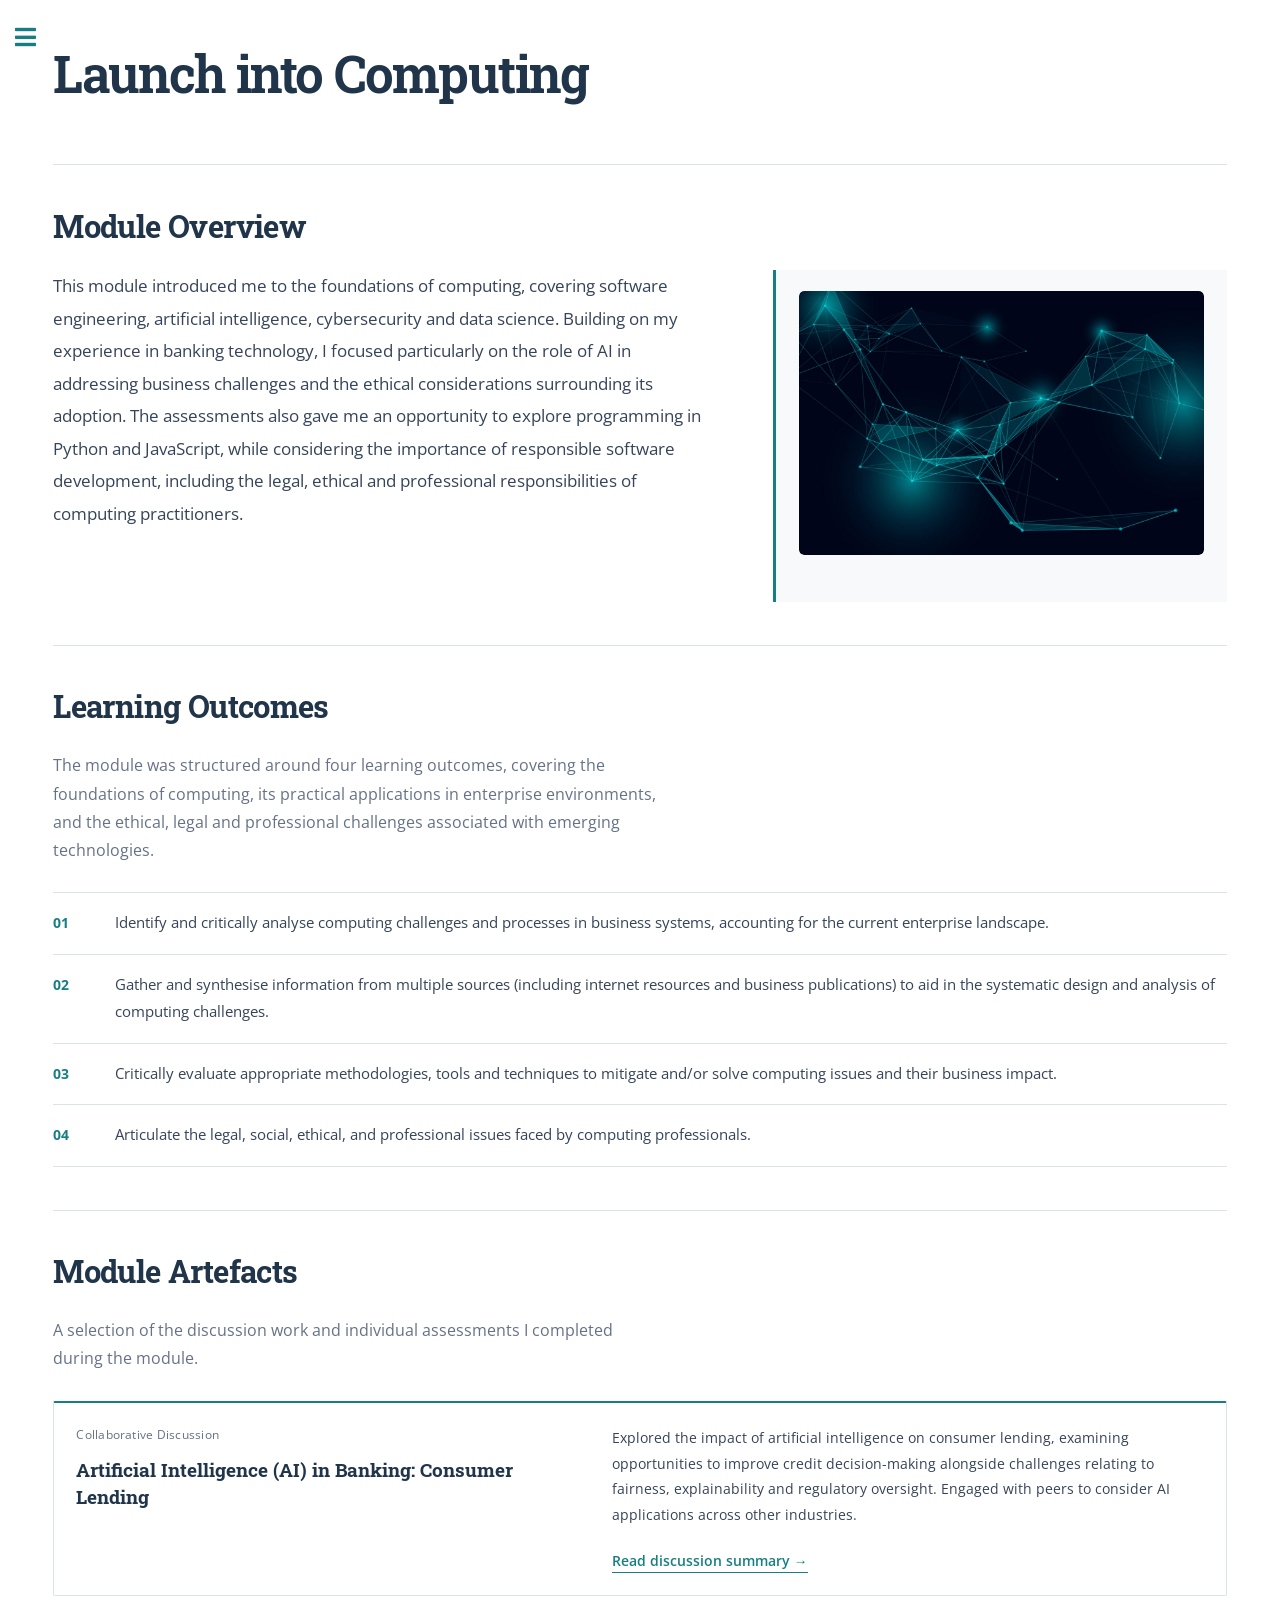
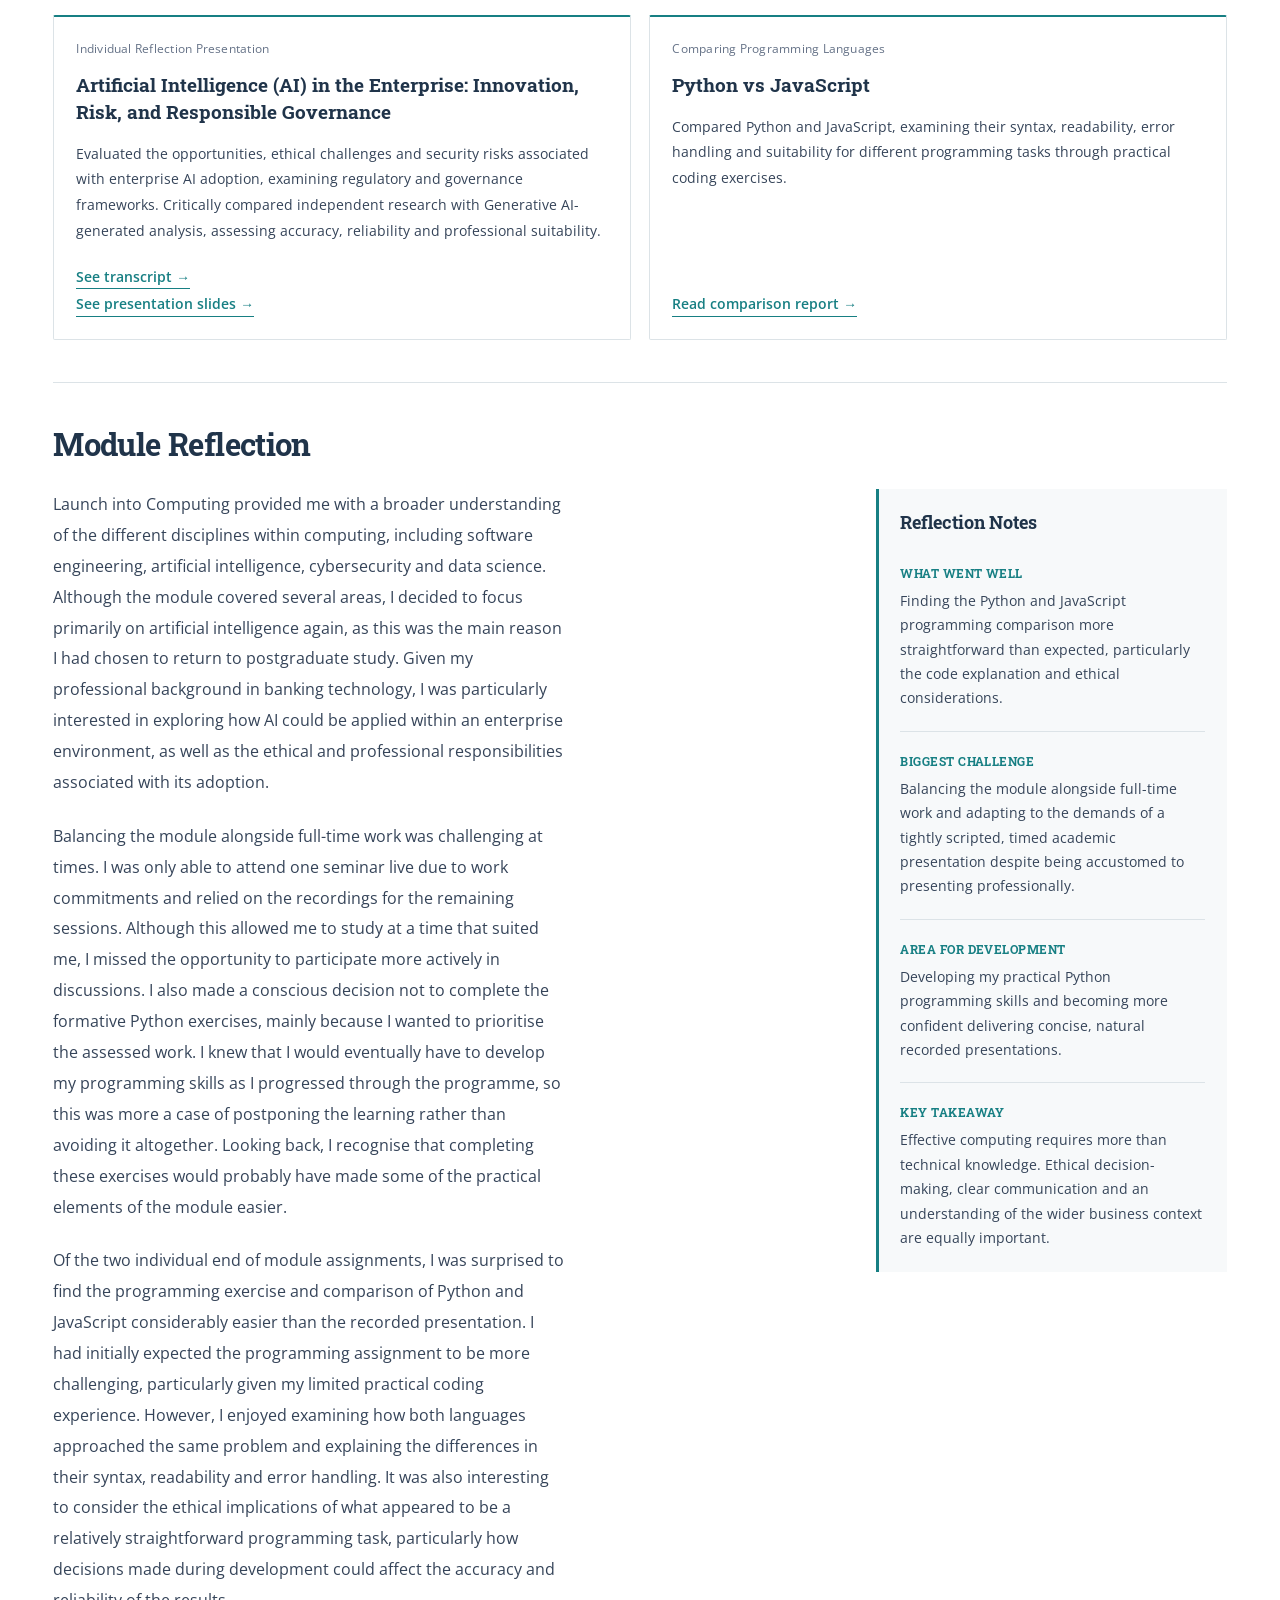
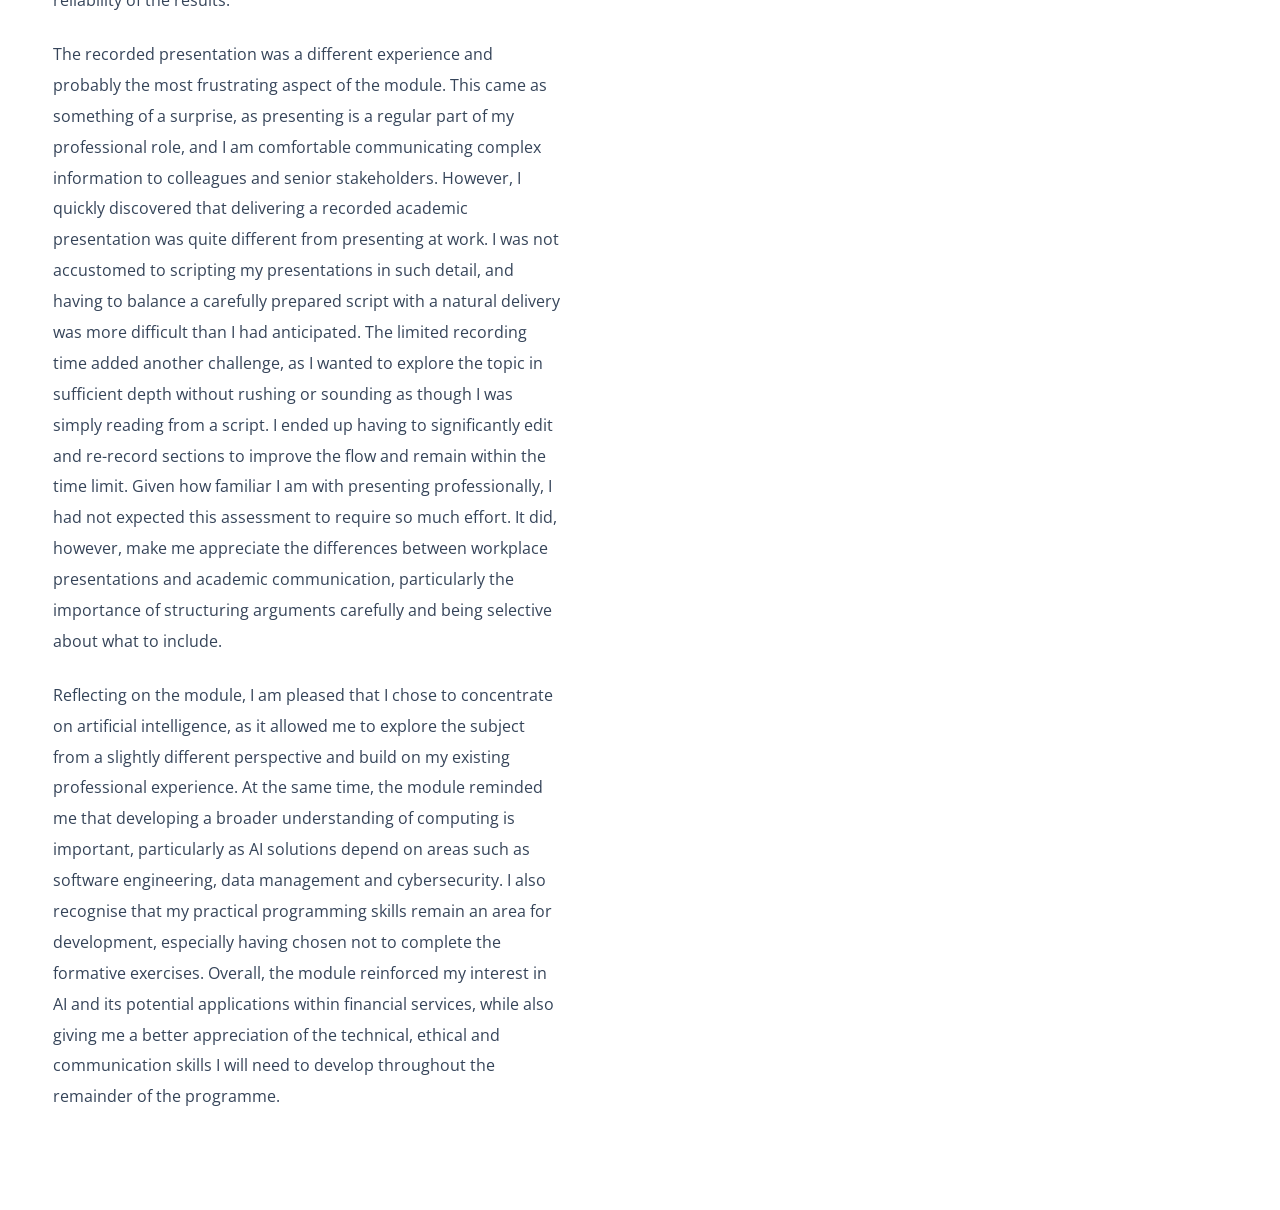
<file: modules/modules/launch-into-computing.html>
<!DOCTYPE HTML>
<!--
    Editorial by HTML5 UP
    html5up.net | @ajlkn
    Free for personal and commercial use under
    the CCA 3.0 license (html5up.net/license)
-->
<html lang="en">

<head>
    <meta charset="utf-8" />
    <meta name="viewport" content="width=device-width, initial-scale=1" />
    <meta name="description"
          content="Launch into Computing: an MSc module portfolio documenting learning, assessments and personal reflection." />

    <title>Launch into Computing | ePortfolio</title>

    <!-- Shared stylesheet from repository root -->
    <link rel="stylesheet" href="/assets/css/main.css" />

    <style>

        /* =====================================
           COLOUR PALETTE
        ===================================== */

        :root {
            --navy: #20344a;
            --teal: #177f83;
            --ink: #354459;
            --muted: #657287;
            --line: #dce3e7;
            --paper: #ffffff;
            --surface: #f7f9fa;
            --sidebar: #edf2f4;
        }

        html {
            scroll-behavior: smooth;
        }

        body, #main {
            background: var(--paper);
            color: var(--ink);
        }

        h1, h2, h3, strong {
            color: var(--navy);
        }

        a {
            color: var(--teal);
        }

        a:hover {
            color: var(--navy);
        }

        /* =====================================
           PAGE HEADER
        ===================================== */

        #header {
            display: block;
            border-bottom: 1px solid var(--line);
            padding: 3.3em 0 2.5em;
            margin-bottom: 0;
        }

        .eyebrow {
            margin: 0 0 1.2em;
            color: var(--teal);
            font-size: 0.73rem;
            font-weight: 700;
            letter-spacing: 0.11em;
            text-transform: uppercase;
        }

        #header h1 {
            margin: 0 0 0.55em;
            font-size: clamp(2.25rem, 4vw, 3.7rem);
            line-height: 1.14;
            letter-spacing: -0.035em;
            font-weight: 650;
        }

        .module-meta {
            display: flex;
            flex-wrap: wrap;
            gap: 0.5em 1.2em;
            margin: 0;
            color: var(--muted);
            font-size: 0.92rem;
        }

        .module-meta span + span::before {
            content: '·';
            margin-right: 1.2em;
            color: #abb5bd;
        }

        /* =====================================
           MAIN CONTENT
        ===================================== */

        #main > .inner > section#module-content {
            padding-top: 0;
            padding-bottom: 4em;
        }

        .content-section {
            padding: 3.2em 0;
            border-bottom: 1px solid var(--line);
        }

        .content-section:last-child {
            border-bottom: none;
        }

        .section-heading {
            margin: 0 0 0.85em;
            font-size: clamp(1.55rem, 2.4vw, 1.95rem);
            line-height: 1.2;
            letter-spacing: -0.02em;
        }

        .section-intro {
            max-width: 68ch;
            color: var(--muted);
            font-size: 0.98rem;
            line-height: 1.8;
            margin-bottom: 1.8em;
        }

        /* =====================================
           MODULE OVERVIEW
        ===================================== */

        .overview-layout {
            display: grid;
            grid-template-columns:
                minmax(0, 1.3fr)
                minmax(240px, 0.9fr);
            gap: clamp(2em, 5vw, 5em);
            align-items: start;
        }

        .overview-copy p {
            color: var(--ink);
            font-size: 1.04rem;
            line-height: 1.95;
            margin: 0;
        }

        /* =====================================
           OVERVIEW IMAGE / PROJECT PANEL
        ===================================== */

        .project-note {
            border-left: 3px solid var(--teal);
            background: var(--surface);
            padding: 1.55em 1.7em;
        }

        .project-note .note-label {
            margin: 0 0 0.8em;
            font-size: 0.73rem;
            font-weight: 700;
            letter-spacing: 0.08em;
            color: var(--teal);
            text-transform: uppercase;
        }

        .project-note h3 {
            font-size: 1.22rem;
            margin: 0 0 0.7em;
            line-height: 1.3;
        }

        .project-note p {
            font-size: 0.9rem;
            line-height: 1.75;
            color: var(--ink);
            margin: 0 0 1em;
        }

        .project-note .note-detail {
            padding-top: 1em;
            border-top: 1px solid var(--line);
            color: var(--muted);
            font-size: 0.78rem;
            line-height: 1.7;
        }

        /* =====================================
           LEARNING OUTCOMES
        ===================================== */

        .outcomes-list {
            margin: 1em 0 0;
            padding: 0;
            list-style: none;
            counter-reset: outcomes;
        }

        .outcomes-list li {
            display: grid;
            grid-template-columns: 3em minmax(0, 1fr);
            gap: 1em;
            padding: 1.1em 0;
            border-bottom: 1px solid var(--line);
            color: var(--ink);
            font-size: 0.96rem;
            line-height: 1.75;
            counter-increment: outcomes;
        }

        .outcomes-list li:first-child {
            border-top: 1px solid var(--line);
        }

        .outcomes-list li::before {
            content: '0' counter(outcomes);
            color: var(--teal);
            font-weight: 700;
            font-size: 0.9rem;
        }

        /* =====================================
           MODULE ARTEFACTS
           1 + 2 CARD LAYOUT
        ===================================== */

        .artefact-grid {
            display: grid;
            grid-template-columns:
                repeat(2, minmax(0, 1fr));
            gap: 1.4em;
            align-items: stretch;
        }

        .artefact-card.artefact-featured {
            grid-column: 1 / -1;
            display: grid;
            grid-template-columns:
                minmax(0, 0.95fr)
                minmax(0, 1.15fr);
            column-gap: clamp(1.5em, 4vw, 3.5em);
            align-items: start;
        }

        .artefact-featured-heading,
        .artefact-featured-content {
            min-width: 0;
        }

        .artefact-featured-content {
            display: flex;
            flex-direction: column;
            align-items: flex-start;
        }

        .artefact-featured-content p {
            margin-bottom: 1.2em;
        }

        /* =====================================
           ARTEFACT CARD STYLING
        ===================================== */

        .artefact-card {
            display: flex;
            flex-direction: column;
            padding: 1.65em;
            border: 1px solid var(--line);
            border-top: 2px solid var(--teal);
            background: var(--paper);
            border-radius: 2px;
            min-width: 0;
        }

        .artefact-type {
            display: block;
            margin-bottom: 1.1em;
            color: var(--muted);
            font-size: 0.74rem;
            letter-spacing: 0.02em;
        }

        .artefact-card h3 {
            margin: 0 0 0.8em;
            font-size: 1.2rem;
            line-height: 1.4;
        }

        .artefact-card p {
            margin: 0 0 1.65em;
            color: var(--ink);
            font-size: 0.89rem;
            line-height: 1.8;
        }

        /* =====================================
           ARTEFACT LINKS
        ===================================== */

        .artefact-link {
            display: inline-block;
            margin-top: auto;
            align-self: flex-start;
            color: var(--teal);
            border-bottom: 1px solid currentColor;
            font-size: 0.86rem;
            font-weight: 600;
            text-decoration: none;
            padding: 0 0 0.12em;
            line-height: 1.45;
        }

        .artefact-link:hover {
            color: var(--navy);
        }

        .artefact-link + .artefact-link {
            margin-top: 0.35em;
        }

        /* =====================================
           MODULE REFLECTION
        ===================================== */

        .reflection-body {
            min-width: 0;
            max-width: 73ch;
        }

        .reflection-body p {
            color: var(--ink);
            font-size: 0.99rem;
            line-height: 1.95;
            margin: 0 0 1.45em;
        }

        .reflection-body p:last-child {
            margin-bottom: 0;
        }

        .reflection-layout {
            display: grid;
            grid-template-columns:
                minmax(0, 1.8fr)
                minmax(220px, 0.8fr);
            gap: 2.5em;
            align-items: start;
        }

        /* =====================================
           REFLECTION NOTES
        ===================================== */

        .reflection-notes {
            background: var(--surface);
            border-left: 3px solid var(--teal);
            padding: 1.6em;
        }

        .reflection-notes h3 {
            color: var(--navy);
            font-size: 1.15rem;
            line-height: 1.4;
            margin: 0 0 1.5em;
        }

        .reflection-note {
            margin-bottom: 1.5em;
            padding-bottom: 1.5em;
            border-bottom: 1px solid var(--line);
        }

        .reflection-note:last-child {
            margin-bottom: 0;
            padding-bottom: 0;
            border-bottom: none;
        }

        .reflection-note h4 {
            color: var(--teal);
            font-size: 0.75rem;
            font-weight: 700;
            letter-spacing: 0.04em;
            text-transform: uppercase;
            margin: 0 0 0.6em;
        }

        .reflection-note p {
            color: var(--ink);
            font-size: 0.87rem;
            line-height: 1.75;
            margin: 0;
        }

        /* =====================================
           SECTION SCROLL POSITIONING
        ===================================== */

        #module-overview,
        #learning-outcomes,
        #artefacts,
        #professional-reflection {
            scroll-margin-top: 1.5em;
        }

        /* =====================================
           SIDEBAR
        ===================================== */

        #sidebar {
            background: var(--sidebar);
        }

        #sidebar > .inner {
            display: flex;
            flex-direction: column;
            min-height: 100vh;
        }

        #sidebar #menu {
            flex-shrink: 0;
        }

        #sidebar header.major > :first-child {
            border-bottom-color: var(--teal);
        }

        #menu ul a,
        #menu ul span {
            color: var(--navy);
        }

        #menu ul a:hover,
        #menu ul span.opener:hover {
            color: var(--teal);
        }

        #menu ul span.opener:before {
            color: var(--teal);
        }

        #menu ul a[aria-current="page"] {
            color: var(--teal);
            font-weight: 700;
        }

        /* =====================================
           CURRENT MODULE EXPANDED
        ===================================== */

        #menu .modules-menu > .opener.active + ul {
            display: block;
        }

        /* =====================================
           NESTED SECTION NAVIGATION
        ===================================== */

        #menu ul.module-section-links {
            display: block !important;
            border-left: 2px solid var(--line);
            margin: 0.35em 0 0.9em 0.85em;
            padding: 0 0 0 0.65em;
            list-style: none;
        }

        #menu ul.module-section-links > li {
            margin: 0;
            padding: 0;
            border: 0;
            list-style: none;
        }

        #menu ul.module-section-links > li > a {
            display: block;
            border: 0;
            border-left: 2px solid transparent;
            margin-left: -2px;
            padding: 0.48em 0.75em;
            color: var(--muted);
            font-size: 0.82rem;
            font-weight: 400;
            letter-spacing: 0;
            line-height: 1.5;
            text-transform: none;
            text-decoration: none;
            transition:
                color 0.2s ease,
                border-color 0.2s ease;
        }

        #menu ul.module-section-links > li > a:hover {
            color: var(--teal);
            border-left-color: var(--teal);
            background: rgba(23, 127, 131, 0.05);
        }

        #menu ul.module-section-links > li >
        a[aria-current="location"] {
            color: var(--teal);
            border-left-color: var(--teal);
            background: rgba(23, 127, 131, 0.05);
            font-weight: 600;
        }

        /* =====================================
           COPYRIGHT
        ===================================== */

        #sidebar #footer {
            margin-top: auto;
            padding-top: 2em;
            padding-bottom: 1em;
        }

        #sidebar #footer .copyright {
            color: var(--muted);
            font-size: 0.74rem;
            line-height: 1.7;
        }

        /* =====================================
           RESPONSIVE DESIGN
        ===================================== */

        @media screen and (max-width: 1100px) {

            .reflection-layout {
                grid-template-columns: 1fr;
                gap: 2em;
            }

            .reflection-body {
                max-width: 73ch;
            }
        }

        @media screen and (max-width: 980px) {

            .overview-layout {
                grid-template-columns: 1fr;
                gap: 1.7em;
            }

            #header {
                padding-top: 2.2em;
            }

            .artefact-grid {
                grid-template-columns: minmax(0, 1fr);
            }

            .artefact-card.artefact-featured {
                grid-column: 1;
                grid-template-columns: minmax(0, 1fr);
                row-gap: 0.35em;
            }
        }

        @media screen and (max-width: 700px) {

            .content-section {
                padding: 2.4em 0;
            }

            .module-meta span + span::before {
                margin-right: 0.6em;
            }

            .module-meta {
                gap: 0.5em 0.6em;
            }

            .reflection-notes {
                padding: 1.35em;
            }
        }

        @media (prefers-reduced-motion: reduce) {

            html {
                scroll-behavior: auto;
            }
        }

    </style>
</head>

<body class="is-preload">

    <div id="wrapper">

        <!-- =====================================
             MAIN CONTENT
        ===================================== -->

        <div id="main">
            <div class="inner">

                <header id="header">
                    <h1>Launch into Computing</h1>
                </header>

                <section id="module-content">

                    <!-- =====================================
                         MODULE OVERVIEW
                    ===================================== -->

                    <section
                        class="content-section"
                        id="module-overview"
                        aria-labelledby="overview-title">

                        <h2 class="section-heading"
                            id="overview-title">
                            Module Overview
                        </h2>

                        <div class="overview-layout">

                            <div class="overview-copy">

                                <p>
                                    This module introduced me to the foundations of computing, covering software engineering, artificial intelligence, cybersecurity and data science. Building on my experience in banking technology, I focused particularly on the role of AI in addressing business challenges and the ethical considerations surrounding its adoption. The assessments also gave me an opportunity to explore programming in Python and JavaScript, while considering the importance of responsible software development, including the legal, ethical and professional responsibilities of computing practitioners.
                                </p>

                            </div>

                            <!-- Overview image: root-level images folder -->

                            <aside class="project-note"
                                   aria-label="Module overview illustration">

                                <a href="/images/ai-overview.jpg"
                                   class="image fit">

                                    <img
                                        src="/images/ai-overview.jpg"
                                        alt="Abstract network visualisation representing artificial intelligence"
                                        loading="lazy"
                                    />

                                </a>

                            </aside>

                        </div>

                    </section>

                    <!-- =====================================
                         LEARNING OUTCOMES
                    ===================================== -->

                    <section
                        class="content-section"
                        id="learning-outcomes"
                        aria-labelledby="outcomes-title">

                        <h2 class="section-heading"
                            id="outcomes-title">
                            Learning Outcomes
                        </h2>

                        <p class="section-intro">
                            The module was structured around four learning outcomes, covering the foundations of computing, its practical applications in enterprise environments, and the ethical, legal and professional challenges associated with emerging technologies.
                        </p>

                        <ol class="outcomes-list">

                            <li>
                                Identify and critically analyse computing challenges and processes in business systems, accounting for the current enterprise landscape.
                            </li>

                            <li>
                                Gather and synthesise information from multiple sources (including internet resources and business publications) to aid in the systematic design and analysis of computing challenges.
                            </li>

                            <li>
                                Critically evaluate appropriate methodologies, tools and techniques to mitigate and/or solve computing issues and their business impact.
                            </li>

                            <li>
                                Articulate the legal, social, ethical, and professional issues faced by computing professionals.
                            </li>

                        </ol>

                    </section>

                    <!-- =====================================
                         MODULE ARTEFACTS
                         1 + 2 CARD LAYOUT
                    ===================================== -->

                    <section
                        class="content-section"
                        id="artefacts"
                        aria-labelledby="artefacts-title">

                        <h2 class="section-heading"
                            id="artefacts-title">
                            Module Artefacts
                        </h2>

                        <p class="section-intro">
                            A selection of the discussion work and individual assessments I completed during the module.
                        </p>

                        <div class="artefact-grid">

                            <!-- =====================================
                                 COLLABORATIVE DISCUSSION
                                 FULL-WIDTH CARD
                            ===================================== -->

                            <article class="artefact-card artefact-featured">

                                <div class="artefact-featured-heading">

                                    <span class="artefact-type">
                                        Collaborative Discussion
                                    </span>

                                    <h3>
                                        Artificial Intelligence (AI) in Banking: Consumer Lending
                                    </h3>

                                </div>

                                <div class="artefact-featured-content">

                                    <p>
                                        Explored the impact of artificial intelligence on consumer lending, examining opportunities to improve credit decision-making alongside challenges relating to fairness, explainability and regulatory oversight. Engaged with peers to consider AI applications across other industries.
                                    </p>

                                    <a
                                        class="artefact-link"
                                        href="/artefacts/LIC-collaborative-discussion.pdf">
                                        Read discussion summary →
                                    </a>

                                </div>

                            </article>

                            <!-- =====================================
                                 AI ENTERPRISE PRESENTATION
                            ===================================== -->

                            <article class="artefact-card">

                                <span class="artefact-type">
                                    Individual Reflection Presentation
                                </span>

                                <h3>
                                    Artificial Intelligence (AI) in the Enterprise: Innovation, Risk, and Responsible Governance
                                </h3>

                                <p>
                                    Evaluated the opportunities, ethical challenges and security risks associated with enterprise AI adoption, examining regulatory and governance frameworks. Critically compared independent research with Generative AI-generated analysis, assessing accuracy, reliability and professional suitability.
                                </p>

                                <a
                                    class="artefact-link"
                                    href="/artefacts/LIC-presentation-transcript.pdf">
                                    See transcript →
                                </a>

                                <a
                                    class="artefact-link"
                                    href="/artefacts/LIC-presentation-slides.pdf">
                                    See presentation slides →
                                </a>

                            </article>

                            <!-- =====================================
                                 PYTHON VS JAVASCRIPT
                            ===================================== -->

                            <article class="artefact-card">

                                <span class="artefact-type">
                                    Comparing Programming Languages
                                </span>

                                <h3>
                                    Python vs JavaScript
                                </h3>

                                <p>
                                    Compared Python and JavaScript, examining their syntax, readability, error handling and suitability for different programming tasks through practical coding exercises.
                                </p>

                                <a
                                    class="artefact-link"
                                    href="/artefacts/LIC-coding.pdf">
                                    Read comparison report →
                                </a>

                            </article>

                        </div>

                    </section>

                    <!-- =====================================
                         MODULE REFLECTION
                    ===================================== -->

                    <section
                        class="content-section"
                        id="professional-reflection"
                        aria-labelledby="reflection-title">

                        <h2 class="section-heading"
                            id="reflection-title">
                            Module Reflection
                        </h2>

                        <div class="reflection-layout">

                            <!-- Reflection text -->

                            <div class="reflection-body">

                                <p>
                                    Launch into Computing provided me with a broader understanding of the different disciplines within computing, including software engineering, artificial intelligence, cybersecurity and data science. Although the module covered several areas, I decided to focus primarily on artificial intelligence again, as this was the main reason I had chosen to return to postgraduate study. Given my professional background in banking technology, I was particularly interested in exploring how AI could be applied within an enterprise environment, as well as the ethical and professional responsibilities associated with its adoption.
                                </p>

                                <p>
                                    Balancing the module alongside full-time work was challenging at times. I was only able to attend one seminar live due to work commitments and relied on the recordings for the remaining sessions. Although this allowed me to study at a time that suited me, I missed the opportunity to participate more actively in discussions. I also made a conscious decision not to complete the formative Python exercises, mainly because I wanted to prioritise the assessed work. I knew that I would eventually have to develop my programming skills as I progressed through the programme, so this was more a case of postponing the learning rather than avoiding it altogether. Looking back, I recognise that completing these exercises would probably have made some of the practical elements of the module easier.
                                </p>

                                <p>
                                    Of the two individual end of module assignments, I was surprised to find the programming exercise and comparison of Python and JavaScript considerably easier than the recorded presentation. I had initially expected the programming assignment to be more challenging, particularly given my limited practical coding experience. However, I enjoyed examining how both languages approached the same problem and explaining the differences in their syntax, readability and error handling. It was also interesting to consider the ethical implications of what appeared to be a relatively straightforward programming task, particularly how decisions made during development could affect the accuracy and reliability of the results.
                                </p>

                                <p>
                                    The recorded presentation was a different experience and probably the most frustrating aspect of the module. This came as something of a surprise, as presenting is a regular part of my professional role, and I am comfortable communicating complex information to colleagues and senior stakeholders. However, I quickly discovered that delivering a recorded academic presentation was quite different from presenting at work. I was not accustomed to scripting my presentations in such detail, and having to balance a carefully prepared script with a natural delivery was more difficult than I had anticipated. The limited recording time added another challenge, as I wanted to explore the topic in sufficient depth without rushing or sounding as though I was simply reading from a script. I ended up having to significantly edit and re-record sections to improve the flow and remain within the time limit. Given how familiar I am with presenting professionally, I had not expected this assessment to require so much effort. It did, however, make me appreciate the differences between workplace presentations and academic communication, particularly the importance of structuring arguments carefully and being selective about what to include.
                                </p>

                                <p>
                                    Reflecting on the module, I am pleased that I chose to concentrate on artificial intelligence, as it allowed me to explore the subject from a slightly different perspective and build on my existing professional experience. At the same time, the module reminded me that developing a broader understanding of computing is important, particularly as AI solutions depend on areas such as software engineering, data management and cybersecurity. I also recognise that my practical programming skills remain an area for development, especially having chosen not to complete the formative exercises. Overall, the module reinforced my interest in AI and its potential applications within financial services, while also giving me a better appreciation of the technical, ethical and communication skills I will need to develop throughout the remainder of the programme.
                                </p>

                            </div>

                            <!-- =====================================
                                 REFLECTION NOTES
                            ===================================== -->

                            <aside class="reflection-notes"
                                   aria-labelledby="reflection-notes-title">

                                <h3 id="reflection-notes-title">
                                    Reflection Notes
                                </h3>

                                <!-- WHAT WENT WELL -->

                                <div class="reflection-note">

                                    <h4>What Went Well</h4>

                                    <p>
                                        Finding the Python and JavaScript programming comparison more straightforward than expected, particularly the code explanation and ethical considerations.
                                    </p>

                                </div>

                                <!-- BIGGEST CHALLENGE -->

                                <div class="reflection-note">

                                    <h4>Biggest Challenge</h4>

                                    <p>
                                        Balancing the module alongside full-time work and adapting to the demands of a tightly scripted, timed academic presentation despite being accustomed to presenting professionally.
                                    </p>

                                </div>

                                <!-- AREA FOR DEVELOPMENT -->

                                <div class="reflection-note">

                                    <h4>Area for Development</h4>

                                    <p>
                                        Developing my practical Python programming skills and becoming more confident delivering concise, natural recorded presentations.
                                    </p>

                                </div>

                                <!-- KEY TAKEAWAY -->

                                <div class="reflection-note">

                                    <h4>Key Takeaway</h4>

                                    <p>
                                        Effective computing requires more than technical knowledge. Ethical decision-making, clear communication and an understanding of the wider business context are equally important.
                                    </p>

                                </div>

                            </aside>

                        </div>

                    </section>

                </section>

            </div>
        </div>

        <!-- =====================================
             SIDEBAR NAVIGATION
             UPDATED FOR MODULES FOLDER
        ===================================== -->

        <div id="sidebar">

            <div class="inner">

                <nav id="menu" aria-label="Main navigation">

                    <header class="major">
                        <h2>Navigation</h2>
                    </header>

                    <ul>

                        <!-- HOME: ROOT DIRECTORY -->

                        <li>
                            <a href="/index.html">

                                <i class="icon solid fa-home menu-icon"
                                   aria-hidden="true"></i>

                                Home

                            </a>
                        </li>

                        <!-- =====================================
                             ACADEMIC MODULE NAVIGATION
                        ===================================== -->

                        <li class="modules-menu">

                            <span class="opener active">

                                <i class="icon solid fa-university menu-icon"
                                   aria-hidden="true"></i>

                                UoE E-Portfolio

                            </span>

                            <ul>

                                <!-- CURRENT MODULE -->

                                <li>

                                    <a href="/modules/launch-into-computing.html"
                                       aria-current="page">
                                        Launch into Computing
                                    </a>

                                    <!-- SECTION NAVIGATION -->

                                    <ul class="module-section-links"
                                        aria-label="Launch into Computing sections">

                                        <li>
                                            <a href="#module-overview">
                                                Module Overview
                                            </a>
                                        </li>

                                        <li>
                                            <a href="#learning-outcomes">
                                                Learning Outcomes
                                            </a>
                                        </li>

                                        <li>
                                            <a href="#artefacts">
                                                Module Artefacts
                                            </a>
                                        </li>

                                        <li>
                                            <a href="#professional-reflection">
                                                Module Reflection
                                            </a>
                                        </li>

                                    </ul>

                                </li>

                                <!-- UNDERSTANDING AI -->

                                <li>
                                    <a href="/modules/understanding-ai.html">
                                        Understanding Artificial Intelligence
                                    </a>
                                </li>

                                <!-- NUMERICAL ANALYSIS -->

                                <li>
                                    <a href="/modules/numerical-analysis.html">
                                        Numerical Analysis
                                    </a>
                                </li>

                            </ul>

                        </li>

                        <!-- SKILLS MATRIX -->

                        <li>
                            <a href="/modules/skills-matrix.html">

                                <i class="icon solid fa-tasks menu-icon"
                                   aria-hidden="true"></i>

                                Skills Matrix

                            </a>
                        </li>

                        <!-- ABOUT ME: ROOT DIRECTORY -->

                        <li>
                            <a href="/about.html">

                                <i class="icon solid fa-user menu-icon"
                                   aria-hidden="true"></i>

                                About Me

                            </a>
                        </li>

                        <!-- GITHUB -->

                        <li>
                            <a href="https://github.com/bwestlake"
                               target="_blank"
                               rel="noopener noreferrer">

                                <i class="icon brands fa-github menu-icon"
                                   aria-hidden="true"></i>

                                GitHub

                            </a>
                        </li>

                    </ul>

                </nav>

                <!-- =====================================
                     COPYRIGHT
                ===================================== -->

                <footer id="footer">

                    <p class="copyright">

                        &copy; 2026 Bernard Westlake.

                        Design:
                        <a href="https://html5up.net">
                            HTML5 UP
                        </a>.

                    </p>

                </footer>

            </div>
        </div>

    </div>

    <!-- =====================================
         HTML5 UP JAVASCRIPT
         ROOT-RELATIVE PATHS
    ===================================== -->

    <script src="/assets/js/jquery.min.js"></script>
    <script src="/assets/js/browser.min.js"></script>
    <script src="/assets/js/breakpoints.min.js"></script>
    <script src="/assets/js/util.js"></script>
    <script src="/assets/js/main.js"></script>

    <!-- =====================================
         ACTIVE SECTION HIGHLIGHTING
    ===================================== -->

    <script>

        (function () {

            // Find the four sidebar section links.

            const links = Array.from(
                document.querySelectorAll(
                    '.module-section-links a[href^="#"]'
                )
            );

            // Match links to their page sections.

            const sections = links
                .map(link => {
                    return document.getElementById(
                        link.hash.slice(1)
                    );
                })
                .filter(Boolean);

            if (!sections.length) {
                return;
            }

            // Determine which section is visible.

            function updateActiveSection() {

                const marker = Math.min(
                    window.innerHeight * 0.3,
                    200
                );

                let current = sections[0];

                sections.forEach(section => {

                    if (
                        section.getBoundingClientRect().top
                        <= marker
                    ) {
                        current = section;
                    }

                });

                // Recognise the final section at the bottom.

                if (
                    window.innerHeight + window.scrollY
                    >= document.documentElement.scrollHeight - 2
                ) {
                    current = sections[sections.length - 1];
                }

                // Update the highlighted sidebar link.

                links.forEach(link => {

                    if (
                        link.hash === '#' + current.id
                    ) {

                        link.setAttribute(
                            'aria-current',
                            'location'
                        );

                    } else {

                        link.removeAttribute(
                            'aria-current'
                        );

                    }

                });

            }

            // Update on scroll, resize or anchor navigation.

            window.addEventListener(
                'scroll',
                updateActiveSection,
                { passive: true }
            );

            window.addEventListener(
                'resize',
                updateActiveSection
            );

            window.addEventListener(
                'hashchange',
                updateActiveSection
            );

            // Initial sidebar highlight.

            updateActiveSection();

        })();

    </script>

</body>
</html>
</file>
<file: assets/css/main.css>
@import url(fontawesome-all.min.css);
@import url("https://fonts.googleapis.com/css?family=Open+Sans:400,600,400italic,600italic|Roboto+Slab:400,700");
/*
	Editorial by HTML5 UP
	html5up.net | @ajlkn
	Free for personal and commercial use under the CCA 3.0 license (html5up.net/license)
*/
html, body, div, span, applet, object,
iframe, h1, h2, h3, h4, h5, h6, p, blockquote,
pre, a, abbr, acronym, address, big, cite,
code, del, dfn, em, img, ins, kbd, q, s, samp,
small, strike, strong, sub, sup, tt, var, b,
u, i, center, dl, dt, dd, ol, ul, li, fieldset,
form, label, legend, table, caption, tbody,
tfoot, thead, tr, th, td, article, aside,
canvas, details, embed, figure, figcaption,
footer, header, hgroup, menu, nav, output, ruby,
section, summary, time, mark, audio, video {
  margin: 0;
  padding: 0;
  border: 0;
  font-size: 100%;
  font: inherit;
  vertical-align: baseline; }

article, aside, details, figcaption, figure,
footer, header, hgroup, menu, nav, section {
  display: block; }

body {
  line-height: 1; }

ol, ul {
  list-style: none; }

blockquote, q {
  quotes: none; }
  blockquote:before, blockquote:after, q:before, q:after {
    content: '';
    content: none; }

table {
  border-collapse: collapse;
  border-spacing: 0; }

body {
  -webkit-text-size-adjust: none; }

mark {
  background-color: transparent;
  color: inherit; }

input::-moz-focus-inner {
  border: 0;
  padding: 0; }

input, select, textarea {
  -moz-appearance: none;
  -webkit-appearance: none;
  -ms-appearance: none;
  appearance: none; }

/* Basic */
@-ms-viewport {
  width: device-width; }

body {
  -ms-overflow-style: scrollbar; }

@media screen and (max-width: 480px) {
  html, body {
    min-width: 320px; } }

html {
  box-sizing: border-box; }

*, *:before, *:after {
  box-sizing: inherit; }

body {
  background: #ffffff; }
  body.is-preload *, body.is-preload *:before, body.is-preload *:after, body.is-resizing *, body.is-resizing *:before, body.is-resizing *:after {
    -moz-animation: none !important;
    -webkit-animation: none !important;
    -ms-animation: none !important;
    animation: none !important;
    -moz-transition: none !important;
    -webkit-transition: none !important;
    -ms-transition: none !important;
    transition: none !important; }

/* Type */
body, input, select, textarea {
  color: #7f888f;
  font-family: "Open Sans", sans-serif;
  font-size: 13pt;
  font-weight: 400;
  line-height: 1.65; }
  @media screen and (max-width: 1680px) {
    body, input, select, textarea {
      font-size: 11pt; } }
  @media screen and (max-width: 1280px) {
    body, input, select, textarea {
      font-size: 10pt; } }
  @media screen and (max-width: 360px) {
    body, input, select, textarea {
      font-size: 9pt; } }

a {
  -moz-transition: color 0.2s ease-in-out, border-bottom-color 0.2s ease-in-out;
  -webkit-transition: color 0.2s ease-in-out, border-bottom-color 0.2s ease-in-out;
  -ms-transition: color 0.2s ease-in-out, border-bottom-color 0.2s ease-in-out;
  transition: color 0.2s ease-in-out, border-bottom-color 0.2s ease-in-out;
  border-bottom: dotted 1px;
  color: #f56a6a;
  text-decoration: none; }
  a:hover {
    border-bottom-color: #f56a6a;
    color: #f56a6a !important; }
    a:hover strong {
      color: inherit; }

strong, b {
  color: #3d4449;
  font-weight: 600; }

em, i {
  font-style: italic; }

p {
  margin: 0 0 2em 0; }

h1, h2, h3, h4, h5, h6 {
  color: #3d4449;
  font-family: "Roboto Slab", serif;
  font-weight: 700;
  line-height: 1.5;
  margin: 0 0 1em 0; }
  h1 a, h2 a, h3 a, h4 a, h5 a, h6 a {
    color: inherit;
    text-decoration: none;
    border-bottom: 0; }

h1 {
  font-size: 4em;
  margin: 0 0 0.5em 0;
  line-height: 1.3; }

h2 {
  font-size: 1.75em; }

h3 {
  font-size: 1.25em; }

h4 {
  font-size: 1.1em; }

h5 {
  font-size: 0.9em; }

h6 {
  font-size: 0.7em; }

@media screen and (max-width: 1680px) {
  h1 {
    font-size: 3.5em; } }

@media screen and (max-width: 980px) {
  h1 {
    font-size: 3.25em; } }

@media screen and (max-width: 736px) {
  h1 {
    font-size: 2em;
    line-height: 1.4; }
  h2 {
    font-size: 1.5em; } }

sub {
  font-size: 0.8em;
  position: relative;
  top: 0.5em; }

sup {
  font-size: 0.8em;
  position: relative;
  top: -0.5em; }

blockquote {
  border-left: solid 3px rgba(210, 215, 217, 0.75);
  font-style: italic;
  margin: 0 0 2em 0;
  padding: 0.5em 0 0.5em 2em; }

code {
  background: rgba(230, 235, 237, 0.25);
  border-radius: 0.375em;
  border: solid 1px rgba(210, 215, 217, 0.75);
  font-family: "Courier New", monospace;
  font-size: 0.9em;
  margin: 0 0.25em;
  padding: 0.25em 0.65em; }

pre {
  -webkit-overflow-scrolling: touch;
  font-family: "Courier New", monospace;
  font-size: 0.9em;
  margin: 0 0 2em 0; }
  pre code {
    display: block;
    line-height: 1.75;
    padding: 1em 1.5em;
    overflow-x: auto; }

hr {
  border: 0;
  border-bottom: solid 1px rgba(210, 215, 217, 0.75);
  margin: 2em 0; }
  hr.major {
    margin: 3em 0; }

.align-left {
  text-align: left; }

.align-center {
  text-align: center; }

.align-right {
  text-align: right; }

/* Row */
.row {
  display: flex;
  flex-wrap: wrap;
  box-sizing: border-box;
  align-items: stretch; }
  .row > * {
    box-sizing: border-box; }
  .row.gtr-uniform > * > :last-child {
    margin-bottom: 0; }
  .row.aln-left {
    justify-content: flex-start; }
  .row.aln-center {
    justify-content: center; }
  .row.aln-right {
    justify-content: flex-end; }
  .row.aln-top {
    align-items: flex-start; }
  .row.aln-middle {
    align-items: center; }
  .row.aln-bottom {
    align-items: flex-end; }
  .row > .imp {
    order: -1; }
  .row > .col-1 {
    width: 8.33333%; }
  .row > .off-1 {
    margin-left: 8.33333%; }
  .row > .col-2 {
    width: 16.66667%; }
  .row > .off-2 {
    margin-left: 16.66667%; }
  .row > .col-3 {
    width: 25%; }
  .row > .off-3 {
    margin-left: 25%; }
  .row > .col-4 {
    width: 33.33333%; }
  .row > .off-4 {
    margin-left: 33.33333%; }
  .row > .col-5 {
    width: 41.66667%; }
  .row > .off-5 {
    margin-left: 41.66667%; }
  .row > .col-6 {
    width: 50%; }
  .row > .off-6 {
    margin-left: 50%; }
  .row > .col-7 {
    width: 58.33333%; }
  .row > .off-7 {
    margin-left: 58.33333%; }
  .row > .col-8 {
    width: 66.66667%; }
  .row > .off-8 {
    margin-left: 66.66667%; }
  .row > .col-9 {
    width: 75%; }
  .row > .off-9 {
    margin-left: 75%; }
  .row > .col-10 {
    width: 83.33333%; }
  .row > .off-10 {
    margin-left: 83.33333%; }
  .row > .col-11 {
    width: 91.66667%; }
  .row > .off-11 {
    margin-left: 91.66667%; }
  .row > .col-12 {
    width: 100%; }
  .row > .off-12 {
    margin-left: 100%; }
  .row.gtr-0 {
    margin-top: 0;
    margin-left: 0em; }
    .row.gtr-0 > * {
      padding: 0 0 0 0em; }
    .row.gtr-0.gtr-uniform {
      margin-top: 0em; }
      .row.gtr-0.gtr-uniform > * {
        padding-top: 0em; }
  .row.gtr-25 {
    margin-top: 0;
    margin-left: -0.375em; }
    .row.gtr-25 > * {
      padding: 0 0 0 0.375em; }
    .row.gtr-25.gtr-uniform {
      margin-top: -0.375em; }
      .row.gtr-25.gtr-uniform > * {
        padding-top: 0.375em; }
  .row.gtr-50 {
    margin-top: 0;
    margin-left: -0.75em; }
    .row.gtr-50 > * {
      padding: 0 0 0 0.75em; }
    .row.gtr-50.gtr-uniform {
      margin-top: -0.75em; }
      .row.gtr-50.gtr-uniform > * {
        padding-top: 0.75em; }
  .row {
    margin-top: 0;
    margin-left: -1.5em; }
    .row > * {
      padding: 0 0 0 1.5em; }
    .row.gtr-uniform {
      margin-top: -1.5em; }
      .row.gtr-uniform > * {
        padding-top: 1.5em; }
  .row.gtr-150 {
    margin-top: 0;
    margin-left: -2.25em; }
    .row.gtr-150 > * {
      padding: 0 0 0 2.25em; }
    .row.gtr-150.gtr-uniform {
      margin-top: -2.25em; }
      .row.gtr-150.gtr-uniform > * {
        padding-top: 2.25em; }
  .row.gtr-200 {
    margin-top: 0;
    margin-left: -3em; }
    .row.gtr-200 > * {
      padding: 0 0 0 3em; }
    .row.gtr-200.gtr-uniform {
      margin-top: -3em; }
      .row.gtr-200.gtr-uniform > * {
        padding-top: 3em; }
  @media screen and (max-width: 1680px) {
    .row {
      display: flex;
      flex-wrap: wrap;
      box-sizing: border-box;
      align-items: stretch; }
      .row > * {
        box-sizing: border-box; }
      .row.gtr-uniform > * > :last-child {
        margin-bottom: 0; }
      .row.aln-left {
        justify-content: flex-start; }
      .row.aln-center {
        justify-content: center; }
      .row.aln-right {
        justify-content: flex-end; }
      .row.aln-top {
        align-items: flex-start; }
      .row.aln-middle {
        align-items: center; }
      .row.aln-bottom {
        align-items: flex-end; }
      .row > .imp-xlarge {
        order: -1; }
      .row > .col-1-xlarge {
        width: 8.33333%; }
      .row > .off-1-xlarge {
        margin-left: 8.33333%; }
      .row > .col-2-xlarge {
        width: 16.66667%; }
      .row > .off-2-xlarge {
        margin-left: 16.66667%; }
      .row > .col-3-xlarge {
        width: 25%; }
      .row > .off-3-xlarge {
        margin-left: 25%; }
      .row > .col-4-xlarge {
        width: 33.33333%; }
      .row > .off-4-xlarge {
        margin-left: 33.33333%; }
      .row > .col-5-xlarge {
        width: 41.66667%; }
      .row > .off-5-xlarge {
        margin-left: 41.66667%; }
      .row > .col-6-xlarge {
        width: 50%; }
      .row > .off-6-xlarge {
        margin-left: 50%; }
      .row > .col-7-xlarge {
        width: 58.33333%; }
      .row > .off-7-xlarge {
        margin-left: 58.33333%; }
      .row > .col-8-xlarge {
        width: 66.66667%; }
      .row > .off-8-xlarge {
        margin-left: 66.66667%; }
      .row > .col-9-xlarge {
        width: 75%; }
      .row > .off-9-xlarge {
        margin-left: 75%; }
      .row > .col-10-xlarge {
        width: 83.33333%; }
      .row > .off-10-xlarge {
        margin-left: 83.33333%; }
      .row > .col-11-xlarge {
        width: 91.66667%; }
      .row > .off-11-xlarge {
        margin-left: 91.66667%; }
      .row > .col-12-xlarge {
        width: 100%; }
      .row > .off-12-xlarge {
        margin-left: 100%; }
      .row.gtr-0 {
        margin-top: 0;
        margin-left: 0em; }
        .row.gtr-0 > * {
          padding: 0 0 0 0em; }
        .row.gtr-0.gtr-uniform {
          margin-top: 0em; }
          .row.gtr-0.gtr-uniform > * {
            padding-top: 0em; }
      .row.gtr-25 {
        margin-top: 0;
        margin-left: -0.375em; }
        .row.gtr-25 > * {
          padding: 0 0 0 0.375em; }
        .row.gtr-25.gtr-uniform {
          margin-top: -0.375em; }
          .row.gtr-25.gtr-uniform > * {
            padding-top: 0.375em; }
      .row.gtr-50 {
        margin-top: 0;
        margin-left: -0.75em; }
        .row.gtr-50 > * {
          padding: 0 0 0 0.75em; }
        .row.gtr-50.gtr-uniform {
          margin-top: -0.75em; }
          .row.gtr-50.gtr-uniform > * {
            padding-top: 0.75em; }
      .row {
        margin-top: 0;
        margin-left: -1.5em; }
        .row > * {
          padding: 0 0 0 1.5em; }
        .row.gtr-uniform {
          margin-top: -1.5em; }
          .row.gtr-uniform > * {
            padding-top: 1.5em; }
      .row.gtr-150 {
        margin-top: 0;
        margin-left: -2.25em; }
        .row.gtr-150 > * {
          padding: 0 0 0 2.25em; }
        .row.gtr-150.gtr-uniform {
          margin-top: -2.25em; }
          .row.gtr-150.gtr-uniform > * {
            padding-top: 2.25em; }
      .row.gtr-200 {
        margin-top: 0;
        margin-left: -3em; }
        .row.gtr-200 > * {
          padding: 0 0 0 3em; }
        .row.gtr-200.gtr-uniform {
          margin-top: -3em; }
          .row.gtr-200.gtr-uniform > * {
            padding-top: 3em; } }
  @media screen and (max-width: 1280px) {
    .row {
      display: flex;
      flex-wrap: wrap;
      box-sizing: border-box;
      align-items: stretch; }
      .row > * {
        box-sizing: border-box; }
      .row.gtr-uniform > * > :last-child {
        margin-bottom: 0; }
      .row.aln-left {
        justify-content: flex-start; }
      .row.aln-center {
        justify-content: center; }
      .row.aln-right {
        justify-content: flex-end; }
      .row.aln-top {
        align-items: flex-start; }
      .row.aln-middle {
        align-items: center; }
      .row.aln-bottom {
        align-items: flex-end; }
      .row > .imp-large {
        order: -1; }
      .row > .col-1-large {
        width: 8.33333%; }
      .row > .off-1-large {
        margin-left: 8.33333%; }
      .row > .col-2-large {
        width: 16.66667%; }
      .row > .off-2-large {
        margin-left: 16.66667%; }
      .row > .col-3-large {
        width: 25%; }
      .row > .off-3-large {
        margin-left: 25%; }
      .row > .col-4-large {
        width: 33.33333%; }
      .row > .off-4-large {
        margin-left: 33.33333%; }
      .row > .col-5-large {
        width: 41.66667%; }
      .row > .off-5-large {
        margin-left: 41.66667%; }
      .row > .col-6-large {
        width: 50%; }
      .row > .off-6-large {
        margin-left: 50%; }
      .row > .col-7-large {
        width: 58.33333%; }
      .row > .off-7-large {
        margin-left: 58.33333%; }
      .row > .col-8-large {
        width: 66.66667%; }
      .row > .off-8-large {
        margin-left: 66.66667%; }
      .row > .col-9-large {
        width: 75%; }
      .row > .off-9-large {
        margin-left: 75%; }
      .row > .col-10-large {
        width: 83.33333%; }
      .row > .off-10-large {
        margin-left: 83.33333%; }
      .row > .col-11-large {
        width: 91.66667%; }
      .row > .off-11-large {
        margin-left: 91.66667%; }
      .row > .col-12-large {
        width: 100%; }
      .row > .off-12-large {
        margin-left: 100%; }
      .row.gtr-0 {
        margin-top: 0;
        margin-left: 0em; }
        .row.gtr-0 > * {
          padding: 0 0 0 0em; }
        .row.gtr-0.gtr-uniform {
          margin-top: 0em; }
          .row.gtr-0.gtr-uniform > * {
            padding-top: 0em; }
      .row.gtr-25 {
        margin-top: 0;
        margin-left: -0.375em; }
        .row.gtr-25 > * {
          padding: 0 0 0 0.375em; }
        .row.gtr-25.gtr-uniform {
          margin-top: -0.375em; }
          .row.gtr-25.gtr-uniform > * {
            padding-top: 0.375em; }
      .row.gtr-50 {
        margin-top: 0;
        margin-left: -0.75em; }
        .row.gtr-50 > * {
          padding: 0 0 0 0.75em; }
        .row.gtr-50.gtr-uniform {
          margin-top: -0.75em; }
          .row.gtr-50.gtr-uniform > * {
            padding-top: 0.75em; }
      .row {
        margin-top: 0;
        margin-left: -1.5em; }
        .row > * {
          padding: 0 0 0 1.5em; }
        .row.gtr-uniform {
          margin-top: -1.5em; }
          .row.gtr-uniform > * {
            padding-top: 1.5em; }
      .row.gtr-150 {
        margin-top: 0;
        margin-left: -2.25em; }
        .row.gtr-150 > * {
          padding: 0 0 0 2.25em; }
        .row.gtr-150.gtr-uniform {
          margin-top: -2.25em; }
          .row.gtr-150.gtr-uniform > * {
            padding-top: 2.25em; }
      .row.gtr-200 {
        margin-top: 0;
        margin-left: -3em; }
        .row.gtr-200 > * {
          padding: 0 0 0 3em; }
        .row.gtr-200.gtr-uniform {
          margin-top: -3em; }
          .row.gtr-200.gtr-uniform > * {
            padding-top: 3em; } }
  @media screen and (max-width: 980px) {
    .row {
      display: flex;
      flex-wrap: wrap;
      box-sizing: border-box;
      align-items: stretch; }
      .row > * {
        box-sizing: border-box; }
      .row.gtr-uniform > * > :last-child {
        margin-bottom: 0; }
      .row.aln-left {
        justify-content: flex-start; }
      .row.aln-center {
        justify-content: center; }
      .row.aln-right {
        justify-content: flex-end; }
      .row.aln-top {
        align-items: flex-start; }
      .row.aln-middle {
        align-items: center; }
      .row.aln-bottom {
        align-items: flex-end; }
      .row > .imp-medium {
        order: -1; }
      .row > .col-1-medium {
        width: 8.33333%; }
      .row > .off-1-medium {
        margin-left: 8.33333%; }
      .row > .col-2-medium {
        width: 16.66667%; }
      .row > .off-2-medium {
        margin-left: 16.66667%; }
      .row > .col-3-medium {
        width: 25%; }
      .row > .off-3-medium {
        margin-left: 25%; }
      .row > .col-4-medium {
        width: 33.33333%; }
      .row > .off-4-medium {
        margin-left: 33.33333%; }
      .row > .col-5-medium {
        width: 41.66667%; }
      .row > .off-5-medium {
        margin-left: 41.66667%; }
      .row > .col-6-medium {
        width: 50%; }
      .row > .off-6-medium {
        margin-left: 50%; }
      .row > .col-7-medium {
        width: 58.33333%; }
      .row > .off-7-medium {
        margin-left: 58.33333%; }
      .row > .col-8-medium {
        width: 66.66667%; }
      .row > .off-8-medium {
        margin-left: 66.66667%; }
      .row > .col-9-medium {
        width: 75%; }
      .row > .off-9-medium {
        margin-left: 75%; }
      .row > .col-10-medium {
        width: 83.33333%; }
      .row > .off-10-medium {
        margin-left: 83.33333%; }
      .row > .col-11-medium {
        width: 91.66667%; }
      .row > .off-11-medium {
        margin-left: 91.66667%; }
      .row > .col-12-medium {
        width: 100%; }
      .row > .off-12-medium {
        margin-left: 100%; }
      .row.gtr-0 {
        margin-top: 0;
        margin-left: 0em; }
        .row.gtr-0 > * {
          padding: 0 0 0 0em; }
        .row.gtr-0.gtr-uniform {
          margin-top: 0em; }
          .row.gtr-0.gtr-uniform > * {
            padding-top: 0em; }
      .row.gtr-25 {
        margin-top: 0;
        margin-left: -0.375em; }
        .row.gtr-25 > * {
          padding: 0 0 0 0.375em; }
        .row.gtr-25.gtr-uniform {
          margin-top: -0.375em; }
          .row.gtr-25.gtr-uniform > * {
            padding-top: 0.375em; }
      .row.gtr-50 {
        margin-top: 0;
        margin-left: -0.75em; }
        .row.gtr-50 > * {
          padding: 0 0 0 0.75em; }
        .row.gtr-50.gtr-uniform {
          margin-top: -0.75em; }
          .row.gtr-50.gtr-uniform > * {
            padding-top: 0.75em; }
      .row {
        margin-top: 0;
        margin-left: -1.5em; }
        .row > * {
          padding: 0 0 0 1.5em; }
        .row.gtr-uniform {
          margin-top: -1.5em; }
          .row.gtr-uniform > * {
            padding-top: 1.5em; }
      .row.gtr-150 {
        margin-top: 0;
        margin-left: -2.25em; }
        .row.gtr-150 > * {
          padding: 0 0 0 2.25em; }
        .row.gtr-150.gtr-uniform {
          margin-top: -2.25em; }
          .row.gtr-150.gtr-uniform > * {
            padding-top: 2.25em; }
      .row.gtr-200 {
        margin-top: 0;
        margin-left: -3em; }
        .row.gtr-200 > * {
          padding: 0 0 0 3em; }
        .row.gtr-200.gtr-uniform {
          margin-top: -3em; }
          .row.gtr-200.gtr-uniform > * {
            padding-top: 3em; } }
  @media screen and (max-width: 736px) {
    .row {
      display: flex;
      flex-wrap: wrap;
      box-sizing: border-box;
      align-items: stretch; }
      .row > * {
        box-sizing: border-box; }
      .row.gtr-uniform > * > :last-child {
        margin-bottom: 0; }
      .row.aln-left {
        justify-content: flex-start; }
      .row.aln-center {
        justify-content: center; }
      .row.aln-right {
        justify-content: flex-end; }
      .row.aln-top {
        align-items: flex-start; }
      .row.aln-middle {
        align-items: center; }
      .row.aln-bottom {
        align-items: flex-end; }
      .row > .imp-small {
        order: -1; }
      .row > .col-1-small {
        width: 8.33333%; }
      .row > .off-1-small {
        margin-left: 8.33333%; }
      .row > .col-2-small {
        width: 16.66667%; }
      .row > .off-2-small {
        margin-left: 16.66667%; }
      .row > .col-3-small {
        width: 25%; }
      .row > .off-3-small {
        margin-left: 25%; }
      .row > .col-4-small {
        width: 33.33333%; }
      .row > .off-4-small {
        margin-left: 33.33333%; }
      .row > .col-5-small {
        width: 41.66667%; }
      .row > .off-5-small {
        margin-left: 41.66667%; }
      .row > .col-6-small {
        width: 50%; }
      .row > .off-6-small {
        margin-left: 50%; }
      .row > .col-7-small {
        width: 58.33333%; }
      .row > .off-7-small {
        margin-left: 58.33333%; }
      .row > .col-8-small {
        width: 66.66667%; }
      .row > .off-8-small {
        margin-left: 66.66667%; }
      .row > .col-9-small {
        width: 75%; }
      .row > .off-9-small {
        margin-left: 75%; }
      .row > .col-10-small {
        width: 83.33333%; }
      .row > .off-10-small {
        margin-left: 83.33333%; }
      .row > .col-11-small {
        width: 91.66667%; }
      .row > .off-11-small {
        margin-left: 91.66667%; }
      .row > .col-12-small {
        width: 100%; }
      .row > .off-12-small {
        margin-left: 100%; }
      .row.gtr-0 {
        margin-top: 0;
        margin-left: 0em; }
        .row.gtr-0 > * {
          padding: 0 0 0 0em; }
        .row.gtr-0.gtr-uniform {
          margin-top: 0em; }
          .row.gtr-0.gtr-uniform > * {
            padding-top: 0em; }
      .row.gtr-25 {
        margin-top: 0;
        margin-left: -0.375em; }
        .row.gtr-25 > * {
          padding: 0 0 0 0.375em; }
        .row.gtr-25.gtr-uniform {
          margin-top: -0.375em; }
          .row.gtr-25.gtr-uniform > * {
            padding-top: 0.375em; }
      .row.gtr-50 {
        margin-top: 0;
        margin-left: -0.75em; }
        .row.gtr-50 > * {
          padding: 0 0 0 0.75em; }
        .row.gtr-50.gtr-uniform {
          margin-top: -0.75em; }
          .row.gtr-50.gtr-uniform > * {
            padding-top: 0.75em; }
      .row {
        margin-top: 0;
        margin-left: -1.5em; }
        .row > * {
          padding: 0 0 0 1.5em; }
        .row.gtr-uniform {
          margin-top: -1.5em; }
          .row.gtr-uniform > * {
            padding-top: 1.5em; }
      .row.gtr-150 {
        margin-top: 0;
        margin-left: -2.25em; }
        .row.gtr-150 > * {
          padding: 0 0 0 2.25em; }
        .row.gtr-150.gtr-uniform {
          margin-top: -2.25em; }
          .row.gtr-150.gtr-uniform > * {
            padding-top: 2.25em; }
      .row.gtr-200 {
        margin-top: 0;
        margin-left: -3em; }
        .row.gtr-200 > * {
          padding: 0 0 0 3em; }
        .row.gtr-200.gtr-uniform {
          margin-top: -3em; }
          .row.gtr-200.gtr-uniform > * {
            padding-top: 3em; } }
  @media screen and (max-width: 480px) {
    .row {
      display: flex;
      flex-wrap: wrap;
      box-sizing: border-box;
      align-items: stretch; }
      .row > * {
        box-sizing: border-box; }
      .row.gtr-uniform > * > :last-child {
        margin-bottom: 0; }
      .row.aln-left {
        justify-content: flex-start; }
      .row.aln-center {
        justify-content: center; }
      .row.aln-right {
        justify-content: flex-end; }
      .row.aln-top {
        align-items: flex-start; }
      .row.aln-middle {
        align-items: center; }
      .row.aln-bottom {
        align-items: flex-end; }
      .row > .imp-xsmall {
        order: -1; }
      .row > .col-1-xsmall {
        width: 8.33333%; }
      .row > .off-1-xsmall {
        margin-left: 8.33333%; }
      .row > .col-2-xsmall {
        width: 16.66667%; }
      .row > .off-2-xsmall {
        margin-left: 16.66667%; }
      .row > .col-3-xsmall {
        width: 25%; }
      .row > .off-3-xsmall {
        margin-left: 25%; }
      .row > .col-4-xsmall {
        width: 33.33333%; }
      .row > .off-4-xsmall {
        margin-left: 33.33333%; }
      .row > .col-5-xsmall {
        width: 41.66667%; }
      .row > .off-5-xsmall {
        margin-left: 41.66667%; }
      .row > .col-6-xsmall {
        width: 50%; }
      .row > .off-6-xsmall {
        margin-left: 50%; }
      .row > .col-7-xsmall {
        width: 58.33333%; }
      .row > .off-7-xsmall {
        margin-left: 58.33333%; }
      .row > .col-8-xsmall {
        width: 66.66667%; }
      .row > .off-8-xsmall {
        margin-left: 66.66667%; }
      .row > .col-9-xsmall {
        width: 75%; }
      .row > .off-9-xsmall {
        margin-left: 75%; }
      .row > .col-10-xsmall {
        width: 83.33333%; }
      .row > .off-10-xsmall {
        margin-left: 83.33333%; }
      .row > .col-11-xsmall {
        width: 91.66667%; }
      .row > .off-11-xsmall {
        margin-left: 91.66667%; }
      .row > .col-12-xsmall {
        width: 100%; }
      .row > .off-12-xsmall {
        margin-left: 100%; }
      .row.gtr-0 {
        margin-top: 0;
        margin-left: 0em; }
        .row.gtr-0 > * {
          padding: 0 0 0 0em; }
        .row.gtr-0.gtr-uniform {
          margin-top: 0em; }
          .row.gtr-0.gtr-uniform > * {
            padding-top: 0em; }
      .row.gtr-25 {
        margin-top: 0;
        margin-left: -0.375em; }
        .row.gtr-25 > * {
          padding: 0 0 0 0.375em; }
        .row.gtr-25.gtr-uniform {
          margin-top: -0.375em; }
          .row.gtr-25.gtr-uniform > * {
            padding-top: 0.375em; }
      .row.gtr-50 {
        margin-top: 0;
        margin-left: -0.75em; }
        .row.gtr-50 > * {
          padding: 0 0 0 0.75em; }
        .row.gtr-50.gtr-uniform {
          margin-top: -0.75em; }
          .row.gtr-50.gtr-uniform > * {
            padding-top: 0.75em; }
      .row {
        margin-top: 0;
        margin-left: -1.5em; }
        .row > * {
          padding: 0 0 0 1.5em; }
        .row.gtr-uniform {
          margin-top: -1.5em; }
          .row.gtr-uniform > * {
            padding-top: 1.5em; }
      .row.gtr-150 {
        margin-top: 0;
        margin-left: -2.25em; }
        .row.gtr-150 > * {
          padding: 0 0 0 2.25em; }
        .row.gtr-150.gtr-uniform {
          margin-top: -2.25em; }
          .row.gtr-150.gtr-uniform > * {
            padding-top: 2.25em; }
      .row.gtr-200 {
        margin-top: 0;
        margin-left: -3em; }
        .row.gtr-200 > * {
          padding: 0 0 0 3em; }
        .row.gtr-200.gtr-uniform {
          margin-top: -3em; }
          .row.gtr-200.gtr-uniform > * {
            padding-top: 3em; } }

/* Section/Article */
section.special, article.special {
  text-align: center; }

header p {
  font-family: "Roboto Slab", serif;
  font-size: 1em;
  font-weight: 400;
  letter-spacing: 0.075em;
  margin-top: -0.5em;
  text-transform: uppercase; }

header.major > :last-child {
  border-bottom: solid 3px #f56a6a;
  display: inline-block;
  margin: 0 0 2em 0;
  padding: 0 0.75em 0.5em 0; }

header.main > :last-child {
  margin: 0 0 1em 0; }

/* Form */
form {
  margin: 0 0 2em 0; }

label {
  color: #3d4449;
  display: block;
  font-size: 0.9em;
  font-weight: 600;
  margin: 0 0 1em 0; }

input[type="text"],
input[type="password"],
input[type="email"],
input[type="tel"],
input[type="search"],
input[type="url"],
select,
textarea {
  -moz-appearance: none;
  -webkit-appearance: none;
  -ms-appearance: none;
  appearance: none;
  background: #ffffff;
  border-radius: 0.375em;
  border: none;
  border: solid 1px rgba(210, 215, 217, 0.75);
  color: inherit;
  display: block;
  outline: 0;
  padding: 0 1em;
  text-decoration: none;
  width: 100%; }
  input[type="text"]:invalid,
  input[type="password"]:invalid,
  input[type="email"]:invalid,
  input[type="tel"]:invalid,
  input[type="search"]:invalid,
  input[type="url"]:invalid,
  select:invalid,
  textarea:invalid {
    box-shadow: none; }
  input[type="text"]:focus,
  input[type="password"]:focus,
  input[type="email"]:focus,
  input[type="tel"]:focus,
  input[type="search"]:focus,
  input[type="url"]:focus,
  select:focus,
  textarea:focus {
    border-color: #f56a6a;
    box-shadow: 0 0 0 1px #f56a6a; }

select {
  background-image: url("data:image/svg+xml;charset=utf8,%3Csvg xmlns='http://www.w3.org/2000/svg' width='40' height='40' preserveAspectRatio='none' viewBox='0 0 40 40'%3E%3Cpath d='M9.4,12.3l10.4,10.4l10.4-10.4c0.2-0.2,0.5-0.4,0.9-0.4c0.3,0,0.6,0.1,0.9,0.4l3.3,3.3c0.2,0.2,0.4,0.5,0.4,0.9 c0,0.4-0.1,0.6-0.4,0.9L20.7,31.9c-0.2,0.2-0.5,0.4-0.9,0.4c-0.3,0-0.6-0.1-0.9-0.4L4.3,17.3c-0.2-0.2-0.4-0.5-0.4-0.9 c0-0.4,0.1-0.6,0.4-0.9l3.3-3.3c0.2-0.2,0.5-0.4,0.9-0.4S9.1,12.1,9.4,12.3z' fill='rgba(210, 215, 217, 0.75)' /%3E%3C/svg%3E");
  background-size: 1.25em;
  background-repeat: no-repeat;
  background-position: calc(100% - 1em) center;
  height: 2.75em;
  padding-right: 2.75em;
  text-overflow: ellipsis; }
  select option {
    color: #3d4449;
    background: #ffffff; }
  select:focus::-ms-value {
    background-color: transparent; }
  select::-ms-expand {
    display: none; }

input[type="text"],
input[type="password"],
input[type="email"],
input[type="tel"],
input[type="search"],
input[type="url"],
select {
  height: 2.75em; }

textarea {
  padding: 0.75em 1em; }

input[type="checkbox"],
input[type="radio"] {
  -moz-appearance: none;
  -webkit-appearance: none;
  -ms-appearance: none;
  appearance: none;
  display: block;
  float: left;
  margin-right: -2em;
  opacity: 0;
  width: 1em;
  z-index: -1; }
  input[type="checkbox"] + label,
  input[type="radio"] + label {
    text-decoration: none;
    color: #7f888f;
    cursor: pointer;
    display: inline-block;
    font-size: 1em;
    font-weight: 400;
    padding-left: 2.4em;
    padding-right: 0.75em;
    position: relative; }
    input[type="checkbox"] + label:before,
    input[type="radio"] + label:before {
      -moz-osx-font-smoothing: grayscale;
      -webkit-font-smoothing: antialiased;
      display: inline-block;
      font-style: normal;
      font-variant: normal;
      text-rendering: auto;
      line-height: 1;
      text-transform: none !important;
      font-family: 'Font Awesome 5 Free';
      font-weight: 900; }
    input[type="checkbox"] + label:before,
    input[type="radio"] + label:before {
      background: #ffffff;
      border-radius: 0.375em;
      border: solid 1px rgba(210, 215, 217, 0.75);
      content: '';
      display: inline-block;
      font-size: 0.8em;
      height: 2.0625em;
      left: 0;
      line-height: 2.0625em;
      position: absolute;
      text-align: center;
      top: 0;
      width: 2.0625em; }
  input[type="checkbox"]:checked + label:before,
  input[type="radio"]:checked + label:before {
    background: #3d4449;
    border-color: #3d4449;
    color: #ffffff;
    content: '\f00c'; }
  input[type="checkbox"]:focus + label:before,
  input[type="radio"]:focus + label:before {
    border-color: #f56a6a;
    box-shadow: 0 0 0 1px #f56a6a; }

input[type="checkbox"] + label:before {
  border-radius: 0.375em; }

input[type="radio"] + label:before {
  border-radius: 100%; }

::-webkit-input-placeholder {
  color: #9fa3a6 !important;
  opacity: 1.0; }

:-moz-placeholder {
  color: #9fa3a6 !important;
  opacity: 1.0; }

::-moz-placeholder {
  color: #9fa3a6 !important;
  opacity: 1.0; }

:-ms-input-placeholder {
  color: #9fa3a6 !important;
  opacity: 1.0; }

/* Box */
.box {
  border-radius: 0.375em;
  border: solid 1px rgba(210, 215, 217, 0.75);
  margin-bottom: 2em;
  padding: 1.5em; }
  .box > :last-child,
  .box > :last-child > :last-child,
  .box > :last-child > :last-child > :last-child {
    margin-bottom: 0; }
  .box.alt {
    border: 0;
    border-radius: 0;
    padding: 0; }

/* Icon */
.icon {
  text-decoration: none;
  border-bottom: none;
  position: relative; }
  .icon:before {
    -moz-osx-font-smoothing: grayscale;
    -webkit-font-smoothing: antialiased;
    display: inline-block;
    font-style: normal;
    font-variant: normal;
    text-rendering: auto;
    line-height: 1;
    text-transform: none !important;
    font-family: 'Font Awesome 5 Free';
    font-weight: 400; }
  .icon > .label {
    display: none; }
  .icon:before {
    line-height: inherit; }
  .icon.solid:before {
    font-weight: 900; }
  .icon.brands:before {
    font-family: 'Font Awesome 5 Brands'; }

/* Image */
.image {
  border-radius: 0.375em;
  border: 0;
  display: inline-block;
  position: relative; }
  .image img {
    border-radius: 0.375em;
    display: block; }
  .image.left, .image.right {
    max-width: 40%; }
    .image.left img, .image.right img {
      width: 100%; }
  .image.left {
    float: left;
    padding: 0 1.5em 1em 0;
    top: 0.25em; }
  .image.right {
    float: right;
    padding: 0 0 1em 1.5em;
    top: 0.25em; }
  .image.fit {
    display: block;
    margin: 0 0 2em 0;
    width: 100%; }
    .image.fit img {
      width: 100%; }
  .image.main {
    display: block;
    margin: 0 0 3em 0;
    width: 100%; }
    .image.main img {
      width: 100%; }

a.image {
  overflow: hidden; }
  a.image img {
    -moz-transition: -moz-transform 0.2s ease;
    -webkit-transition: -webkit-transform 0.2s ease;
    -ms-transition: -ms-transform 0.2s ease;
    transition: transform 0.2s ease; }
  a.image:hover img {
    -moz-transform: scale(1.075);
    -webkit-transform: scale(1.075);
    -ms-transform: scale(1.075);
    transform: scale(1.075); }

/* List */
ol {
  list-style: decimal;
  margin: 0 0 2em 0;
  padding-left: 1.25em; }
  ol li {
    padding-left: 0.25em; }

ul {
  list-style: disc;
  margin: 0 0 2em 0;
  padding-left: 1em; }
  ul li {
    padding-left: 0.5em; }
  ul.alt {
    list-style: none;
    padding-left: 0; }
    ul.alt li {
      border-top: solid 1px rgba(210, 215, 217, 0.75);
      padding: 0.5em 0; }
      ul.alt li:first-child {
        border-top: 0;
        padding-top: 0; }

dl {
  margin: 0 0 2em 0; }
  dl dt {
    display: block;
    font-weight: 600;
    margin: 0 0 1em 0; }
  dl dd {
    margin-left: 2em; }

/* Actions */
ul.actions {
  display: -moz-flex;
  display: -webkit-flex;
  display: -ms-flex;
  display: flex;
  cursor: default;
  list-style: none;
  margin-left: -1em;
  padding-left: 0; }
  ul.actions li {
    padding: 0 0 0 1em;
    vertical-align: middle; }
  ul.actions.special {
    -moz-justify-content: center;
    -webkit-justify-content: center;
    -ms-justify-content: center;
    justify-content: center;
    width: 100%;
    margin-left: 0; }
    ul.actions.special li:first-child {
      padding-left: 0; }
  ul.actions.stacked {
    -moz-flex-direction: column;
    -webkit-flex-direction: column;
    -ms-flex-direction: column;
    flex-direction: column;
    margin-left: 0; }
    ul.actions.stacked li {
      padding: 1.3em 0 0 0; }
      ul.actions.stacked li:first-child {
        padding-top: 0; }
  ul.actions.fit {
    width: calc(100% + 1em); }
    ul.actions.fit li {
      -moz-flex-grow: 1;
      -webkit-flex-grow: 1;
      -ms-flex-grow: 1;
      flex-grow: 1;
      -moz-flex-shrink: 1;
      -webkit-flex-shrink: 1;
      -ms-flex-shrink: 1;
      flex-shrink: 1;
      width: 100%; }
      ul.actions.fit li > * {
        width: 100%; }
    ul.actions.fit.stacked {
      width: 100%; }

/* Icons */
ul.icons {
  cursor: default;
  list-style: none;
  padding-left: 0; }
  ul.icons li {
    display: inline-block;
    padding: 0 1em 0 0; }
    ul.icons li:last-child {
      padding-right: 0; }
    ul.icons li .icon {
      color: inherit; }
      ul.icons li .icon:before {
        font-size: 1.25em; }

/* Contact */
ul.contact {
  list-style: none;
  padding: 0; }
  ul.contact li {
    text-decoration: none;
    border-top: solid 1px rgba(210, 215, 217, 0.75);
    margin: 1.5em 0 0 0;
    padding: 1.5em 0 0 3em;
    position: relative; }
    ul.contact li:before {
      -moz-osx-font-smoothing: grayscale;
      -webkit-font-smoothing: antialiased;
      display: inline-block;
      font-style: normal;
      font-variant: normal;
      text-rendering: auto;
      line-height: 1;
      text-transform: none !important;
      font-family: 'Font Awesome 5 Free';
      font-weight: 400; }
    ul.contact li:before {
      color: #f56a6a;
      display: inline-block;
      font-size: 1.5em;
      height: 1.125em;
      left: 0;
      line-height: 1.125em;
      position: absolute;
      text-align: center;
      top: 1em;
      width: 1.5em; }
    ul.contact li:first-child {
      border-top: 0;
      margin-top: 0;
      padding-top: 0; }
      ul.contact li:first-child:before {
        top: 0; }
    ul.contact li a {
      color: inherit; }

/* Pagination */
ul.pagination {
  cursor: default;
  list-style: none;
  padding-left: 0; }
  ul.pagination li {
    display: inline-block;
    padding-left: 0;
    vertical-align: middle; }
    ul.pagination li > .page {
      -moz-transition: background-color 0.2s ease-in-out, color 0.2s ease-in-out;
      -webkit-transition: background-color 0.2s ease-in-out, color 0.2s ease-in-out;
      -ms-transition: background-color 0.2s ease-in-out, color 0.2s ease-in-out;
      transition: background-color 0.2s ease-in-out, color 0.2s ease-in-out;
      border-bottom: 0;
      border-radius: 0.375em;
      display: inline-block;
      font-size: 0.8em;
      font-weight: 600;
      height: 2em;
      line-height: 2em;
      margin: 0 0.125em;
      min-width: 2em;
      padding: 0 0.5em;
      text-align: center; }
      ul.pagination li > .page.active {
        background-color: #f56a6a;
        color: #ffffff !important; }
        ul.pagination li > .page.active:hover {
          background-color: #f67878; }
        ul.pagination li > .page.active:active {
          background-color: #f45c5c; }
    ul.pagination li:first-child {
      padding-right: 0.75em; }
    ul.pagination li:last-child {
      padding-left: 0.75em; }
  @media screen and (max-width: 480px) {
    ul.pagination li:nth-child(n+2):nth-last-child(n+2) {
      display: none; }
    ul.pagination li:first-child {
      padding-right: 0; } }

/* Table */
.table-wrapper {
  -webkit-overflow-scrolling: touch;
  overflow-x: auto; }

table {
  margin: 0 0 2em 0;
  width: 100%; }
  table tbody tr {
    border: solid 1px rgba(210, 215, 217, 0.75);
    border-left: 0;
    border-right: 0; }
    table tbody tr:nth-child(2n + 1) {
      background-color: rgba(230, 235, 237, 0.25); }
  table td {
    padding: 0.75em 0.75em; }
  table th {
    color: #3d4449;
    font-size: 0.9em;
    font-weight: 600;
    padding: 0 0.75em 0.75em 0.75em;
    text-align: left; }
  table thead {
    border-bottom: solid 2px rgba(210, 215, 217, 0.75); }
  table tfoot {
    border-top: solid 2px rgba(210, 215, 217, 0.75); }
  table.alt {
    border-collapse: separate; }
    table.alt tbody tr td {
      border: solid 1px rgba(210, 215, 217, 0.75);
      border-left-width: 0;
      border-top-width: 0; }
      table.alt tbody tr td:first-child {
        border-left-width: 1px; }
    table.alt tbody tr:first-child td {
      border-top-width: 1px; }
    table.alt thead {
      border-bottom: 0; }
    table.alt tfoot {
      border-top: 0; }

/* Button */
input[type="submit"],
input[type="reset"],
input[type="button"],
button,
.button {
  -moz-appearance: none;
  -webkit-appearance: none;
  -ms-appearance: none;
  appearance: none;
  -moz-transition: background-color 0.2s ease-in-out, color 0.2s ease-in-out;
  -webkit-transition: background-color 0.2s ease-in-out, color 0.2s ease-in-out;
  -ms-transition: background-color 0.2s ease-in-out, color 0.2s ease-in-out;
  transition: background-color 0.2s ease-in-out, color 0.2s ease-in-out;
  background-color: transparent;
  border-radius: 0.375em;
  border: 0;
  box-shadow: inset 0 0 0 2px #f56a6a;
  color: #f56a6a !important;
  cursor: pointer;
  display: inline-block;
  font-family: "Roboto Slab", serif;
  font-size: 0.8em;
  font-weight: 700;
  height: 3.5em;
  letter-spacing: 0.075em;
  line-height: 3.5em;
  padding: 0 2.25em;
  text-align: center;
  text-decoration: none;
  text-transform: uppercase;
  white-space: nowrap; }
  input[type="submit"]:hover,
  input[type="reset"]:hover,
  input[type="button"]:hover,
  button:hover,
  .button:hover {
    background-color: rgba(245, 106, 106, 0.05); }
  input[type="submit"]:active,
  input[type="reset"]:active,
  input[type="button"]:active,
  button:active,
  .button:active {
    background-color: rgba(245, 106, 106, 0.15); }
  input[type="submit"].icon:before,
  input[type="reset"].icon:before,
  input[type="button"].icon:before,
  button.icon:before,
  .button.icon:before {
    margin-right: 0.5em; }
  input[type="submit"].fit,
  input[type="reset"].fit,
  input[type="button"].fit,
  button.fit,
  .button.fit {
    width: 100%; }
  input[type="submit"].small,
  input[type="reset"].small,
  input[type="button"].small,
  button.small,
  .button.small {
    font-size: 0.6em; }
  input[type="submit"].large,
  input[type="reset"].large,
  input[type="button"].large,
  button.large,
  .button.large {
    font-size: 1em;
    height: 3.65em;
    line-height: 3.65em; }
  input[type="submit"].primary,
  input[type="reset"].primary,
  input[type="button"].primary,
  button.primary,
  .button.primary {
    background-color: #f56a6a;
    box-shadow: none;
    color: #ffffff !important; }
    input[type="submit"].primary:hover,
    input[type="reset"].primary:hover,
    input[type="button"].primary:hover,
    button.primary:hover,
    .button.primary:hover {
      background-color: #f67878; }
    input[type="submit"].primary:active,
    input[type="reset"].primary:active,
    input[type="button"].primary:active,
    button.primary:active,
    .button.primary:active {
      background-color: #f45c5c; }
  input[type="submit"].disabled, input[type="submit"]:disabled,
  input[type="reset"].disabled,
  input[type="reset"]:disabled,
  input[type="button"].disabled,
  input[type="button"]:disabled,
  button.disabled,
  button:disabled,
  .button.disabled,
  .button:disabled {
    pointer-events: none;
    opacity: 0.25; }

/* Mini Posts */
.mini-posts article {
  border-top: solid 1px rgba(210, 215, 217, 0.75);
  margin-top: 2em;
  padding-top: 2em; }
  .mini-posts article .image {
    display: block;
    margin: 0 0 1.5em 0; }
    .mini-posts article .image img {
      display: block;
      width: 100%; }
  .mini-posts article:first-child {
    border-top: 0;
    margin-top: 0;
    padding-top: 0; }

/* Features */
.features {
  display: -moz-flex;
  display: -webkit-flex;
  display: -ms-flex;
  display: flex;
  -moz-flex-wrap: wrap;
  -webkit-flex-wrap: wrap;
  -ms-flex-wrap: wrap;
  flex-wrap: wrap;
  margin: 0 0 2em -3em;
  width: calc(100% + 3em); }
  .features article {
    -moz-align-items: center;
    -webkit-align-items: center;
    -ms-align-items: center;
    align-items: center;
    display: -moz-flex;
    display: -webkit-flex;
    display: -ms-flex;
    display: flex;
    margin: 0 0 3em 3em;
    position: relative;
    width: calc(50% - 3em); }
    .features article:nth-child(2n - 1) {
      margin-right: 1.5em; }
    .features article:nth-child(2n) {
      margin-left: 1.5em; }
    .features article:nth-last-child(1), .features article:nth-last-child(2) {
      margin-bottom: 0; }
    .features article .icon {
      -moz-flex-grow: 0;
      -webkit-flex-grow: 0;
      -ms-flex-grow: 0;
      flex-grow: 0;
      -moz-flex-shrink: 0;
      -webkit-flex-shrink: 0;
      -ms-flex-shrink: 0;
      flex-shrink: 0;
      display: block;
      height: 10em;
      line-height: 10em;
      margin: 0 2em 0 0;
      text-align: center;
      width: 10em; }
      .features article .icon:before {
        color: #f56a6a;
        font-size: 2.75rem;
        position: relative;
        top: 0.05em; }
      .features article .icon:after {
        -moz-transform: rotate(45deg);
        -webkit-transform: rotate(45deg);
        -ms-transform: rotate(45deg);
        transform: rotate(45deg);
        border-radius: 0.25rem;
        border: solid 2px rgba(210, 215, 217, 0.75);
        content: '';
        display: block;
        height: 7em;
        left: 50%;
        margin: -3.5em 0 0 -3.5em;
        position: absolute;
        top: 50%;
        width: 7em; }
    .features article .content {
      -moz-flex-grow: 1;
      -webkit-flex-grow: 1;
      -ms-flex-grow: 1;
      flex-grow: 1;
      -moz-flex-shrink: 1;
      -webkit-flex-shrink: 1;
      -ms-flex-shrink: 1;
      flex-shrink: 1;
      width: 100%; }
      .features article .content > :last-child {
        margin-bottom: 0; }
  @media screen and (max-width: 980px) {
    .features {
      margin: 0 0 2em 0;
      width: 100%; }
      .features article {
        margin: 0 0 3em 0;
        width: 100%; }
        .features article:nth-child(2n - 1) {
          margin-right: 0; }
        .features article:nth-child(2n) {
          margin-left: 0; }
        .features article:nth-last-child(1), .features article:nth-last-child(2) {
          margin-bottom: 3em; }
        .features article:last-child {
          margin-bottom: 0; }
        .features article .icon {
          height: 8em;
          line-height: 8em;
          width: 8em; }
          .features article .icon:before {
            font-size: 2.25rem; }
          .features article .icon:after {
            height: 6em;
            margin: -3em 0 0 -3em;
            width: 6em; } }
  @media screen and (max-width: 480px) {
    .features article {
      -moz-flex-direction: column;
      -webkit-flex-direction: column;
      -ms-flex-direction: column;
      flex-direction: column;
      -moz-align-items: -moz-flex-start;
      -webkit-align-items: -webkit-flex-start;
      -ms-align-items: -ms-flex-start;
      align-items: flex-start; }
      .features article .icon {
        height: 6em;
        line-height: 6em;
        margin: 0 0 1.5em 0;
        width: 6em; }
        .features article .icon:before {
          font-size: 1.5rem; }
        .features article .icon:after {
          height: 4em;
          margin: -2em 0 0 -2em;
          width: 4em; } }
  @media screen and (max-width: 480px) {
    .features article .icon:before {
      font-size: 1.25rem; } }

/* Posts */
.posts {
  display: -moz-flex;
  display: -webkit-flex;
  display: -ms-flex;
  display: flex;
  -moz-flex-wrap: wrap;
  -webkit-flex-wrap: wrap;
  -ms-flex-wrap: wrap;
  flex-wrap: wrap;
  margin: 0 0 2em -6em;
  width: calc(100% + 6em); }
  .posts article {
    -moz-flex-grow: 0;
    -webkit-flex-grow: 0;
    -ms-flex-grow: 0;
    flex-grow: 0;
    -moz-flex-shrink: 1;
    -webkit-flex-shrink: 1;
    -ms-flex-shrink: 1;
    flex-shrink: 1;
    margin: 0 0 6em 6em;
    position: relative;
    width: calc(33.33333% - 6em); }
    .posts article:before {
      background: rgba(210, 215, 217, 0.75);
      content: '';
      display: block;
      height: calc(100% + 6em);
      left: -3em;
      position: absolute;
      top: 0;
      width: 1px; }
    .posts article:after {
      background: rgba(210, 215, 217, 0.75);
      bottom: -3em;
      content: '';
      display: block;
      height: 1px;
      position: absolute;
      right: 0;
      width: calc(100% + 6em); }
    .posts article > :last-child {
      margin-bottom: 0; }
    .posts article .image {
      display: block;
      margin: 0 0 2em 0; }
      .posts article .image img {
        display: block;
        width: 100%; }
  @media screen and (min-width: 1681px) {
    .posts article:nth-child(3n + 1):before {
      display: none; }
    .posts article:nth-child(3n + 1):after {
      width: 100%; }
    .posts article:nth-last-child(1), .posts article:nth-last-child(2), .posts article:nth-last-child(3) {
      margin-bottom: 0; }
      .posts article:nth-last-child(1):before, .posts article:nth-last-child(2):before, .posts article:nth-last-child(3):before {
        height: 100%; }
      .posts article:nth-last-child(1):after, .posts article:nth-last-child(2):after, .posts article:nth-last-child(3):after {
        display: none; } }
  @media screen and (max-width: 1680px) {
    .posts article {
      width: calc(50% - 6em); }
      .posts article:nth-last-child(3) {
        margin-bottom: 6em; } }
  @media screen and (min-width: 481px) and (max-width: 1680px) {
    .posts article:nth-child(2n + 1):before {
      display: none; }
    .posts article:nth-child(2n + 1):after {
      width: 100%; }
    .posts article:nth-last-child(1), .posts article:nth-last-child(2) {
      margin-bottom: 0; }
      .posts article:nth-last-child(1):before, .posts article:nth-last-child(2):before {
        height: 100%; }
      .posts article:nth-last-child(1):after, .posts article:nth-last-child(2):after {
        display: none; } }
  @media screen and (max-width: 736px) {
    .posts {
      margin: 0 0 2em -4.5em;
      width: calc(100% + 4.5em); }
      .posts article {
        margin: 0 0 4.5em 4.5em;
        width: calc(50% - 4.5em); }
        .posts article:before {
          height: calc(100% + 4.5em);
          left: -2.25em; }
        .posts article:after {
          bottom: -2.25em;
          width: calc(100% + 4.5em); }
        .posts article:nth-last-child(3) {
          margin-bottom: 4.5em; } }
  @media screen and (max-width: 480px) {
    .posts {
      margin: 0 0 2em 0;
      width: 100%; }
      .posts article {
        margin: 0 0 4.5em 0;
        width: 100%; }
        .posts article:before {
          display: none; }
        .posts article:after {
          width: 100%; }
        .posts article:last-child {
          margin-bottom: 0; }
          .posts article:last-child:after {
            display: none; } }

/* Wrapper */
#wrapper {
  display: -moz-flex;
  display: -webkit-flex;
  display: -ms-flex;
  display: flex;
  -moz-flex-direction: row-reverse;
  -webkit-flex-direction: row-reverse;
  -ms-flex-direction: row-reverse;
  flex-direction: row-reverse;
  min-height: 100vh; }

/* Main */
#main {
  -moz-flex-grow: 1;
  -webkit-flex-grow: 1;
  -ms-flex-grow: 1;
  flex-grow: 1;
  -moz-flex-shrink: 1;
  -webkit-flex-shrink: 1;
  -ms-flex-shrink: 1;
  flex-shrink: 1;
  width: 100%; }
  #main > .inner {
    padding: 0 6em 0.1em 6em ;
    margin: 0 auto;
    max-width: 110em; }
    #main > .inner > section {
      padding: 6em 0 4em 0 ;
      border-top: solid 2px rgba(210, 215, 217, 0.75); }
      #main > .inner > section:first-of-type {
        border-top: 0 !important; }
  @media screen and (max-width: 1680px) {
    #main > .inner {
      padding: 0 5em 0.1em 5em ; }
      #main > .inner > section {
        padding: 5em 0 3em 0 ; } }
  @media screen and (max-width: 1280px) {
    #main > .inner {
      padding: 0 4em 0.1em 4em ; }
      #main > .inner > section {
        padding: 4em 0 2em 0 ; } }
  @media screen and (max-width: 736px) {
    #main > .inner {
      padding: 0 2em 0.1em 2em ; }
      #main > .inner > section {
        padding: 3em 0 1em 0 ; } }

/* Sidebar */
#search form {
  text-decoration: none;
  position: relative; }
  #search form:before {
    -moz-osx-font-smoothing: grayscale;
    -webkit-font-smoothing: antialiased;
    display: inline-block;
    font-style: normal;
    font-variant: normal;
    text-rendering: auto;
    line-height: 1;
    text-transform: none !important;
    font-family: 'Font Awesome 5 Free';
    font-weight: 900; }
  #search form:before {
    -moz-transform: scaleX(-1);
    -webkit-transform: scaleX(-1);
    -ms-transform: scaleX(-1);
    transform: scaleX(-1);
    color: #7f888f;
    content: '\f002';
    cursor: default;
    display: block;
    font-size: 1.5em;
    height: 2em;
    line-height: 2em;
    opacity: 0.325;
    position: absolute;
    right: 0;
    text-align: center;
    top: 0;
    width: 2em; }
  #search form input[type="text"] {
    padding-right: 2.75em; }

#sidebar {
  -moz-flex-grow: 0;
  -webkit-flex-grow: 0;
  -ms-flex-grow: 0;
  flex-grow: 0;
  -moz-flex-shrink: 0;
  -webkit-flex-shrink: 0;
  -ms-flex-shrink: 0;
  flex-shrink: 0;
  -moz-transition: margin-left 0.5s ease, box-shadow 0.5s ease;
  -webkit-transition: margin-left 0.5s ease, box-shadow 0.5s ease;
  -ms-transition: margin-left 0.5s ease, box-shadow 0.5s ease;
  transition: margin-left 0.5s ease, box-shadow 0.5s ease;
  background-color: #f5f6f7;
  font-size: 0.9em;
  position: relative;
  width: 26em; }
  #sidebar h2 {
    font-size: 1.38889em; }
  #sidebar > .inner {
    padding: 2.22222em 2.22222em 2.44444em 2.22222em ;
    position: relative;
    width: 26em; }
    #sidebar > .inner > * {
      border-bottom: solid 2px rgba(210, 215, 217, 0.75);
      margin: 0 0 3.5em 0;
      padding: 0 0 3.5em 0; }
      #sidebar > .inner > * > :last-child {
        margin-bottom: 0; }
      #sidebar > .inner > *:last-child {
        border-bottom: 0;
        margin-bottom: 0;
        padding-bottom: 0; }
    #sidebar > .inner > .alt {
      background-color: #eff1f2;
      border-bottom: 0;
      margin: -2.22222em 0 4.44444em -2.22222em;
      padding: 2.22222em;
      width: calc(100% + 4.44444em); }
  #sidebar .toggle {
    text-decoration: none;
    -moz-transition: left 0.5s ease;
    -webkit-transition: left 0.5s ease;
    -ms-transition: left 0.5s ease;
    transition: left 0.5s ease;
    -webkit-tap-highlight-color: rgba(255, 255, 255, 0);
    border: 0;
    display: block;
    height: 7.5em;
    left: 26em;
    line-height: 7.5em;
    outline: 0;
    overflow: hidden;
    position: absolute;
    text-align: center;
    text-indent: -15em;
    white-space: nowrap;
    top: 0;
    width: 6em;
    z-index: 10000; }
    #sidebar .toggle:before {
      -moz-osx-font-smoothing: grayscale;
      -webkit-font-smoothing: antialiased;
      display: inline-block;
      font-style: normal;
      font-variant: normal;
      text-rendering: auto;
      line-height: 1;
      text-transform: none !important;
      font-family: 'Font Awesome 5 Free';
      font-weight: 900; }
    #sidebar .toggle:before {
      content: '\f0c9';
      font-size: 2rem;
      height: inherit;
      left: 0;
      line-height: inherit;
      position: absolute;
      text-indent: 0;
      top: 0;
      width: inherit; }
  #sidebar.inactive {
    margin-left: -26em; }
  @media screen and (max-width: 1680px) {
    #sidebar {
      width: 24em; }
      #sidebar > .inner {
        padding: 1.66667em 1.66667em 1.33333em 1.66667em ;
        width: 24em; }
        #sidebar > .inner > .alt {
          margin: -1.66667em 0 3.33333em -1.66667em;
          padding: 1.66667em;
          width: calc(100% + 3.33333em); }
      #sidebar .toggle {
        height: 6.25em;
        left: 24em;
        line-height: 6.25em;
        text-indent: 5em;
        width: 5em; }
        #sidebar .toggle:before {
          font-size: 1.5rem; }
      #sidebar.inactive {
        margin-left: -24em; } }
  @media screen and (max-width: 1280px) {
    #sidebar {
      box-shadow: 0 0 5em 0 rgba(0, 0, 0, 0.175);
      height: 100%;
      left: 0;
      position: fixed;
      top: 0;
      z-index: 10000; }
      #sidebar.inactive {
        box-shadow: none; }
      #sidebar > .inner {
        -webkit-overflow-scrolling: touch;
        height: 100%;
        left: 0;
        overflow-x: hidden;
        overflow-y: auto;
        position: absolute;
        top: 0; }
        #sidebar > .inner:after {
          content: '';
          display: block;
          height: 4em;
          width: 100%; }
      #sidebar .toggle {
        text-indent: 6em;
        width: 6em; }
        #sidebar .toggle:before {
          font-size: 1.5rem;
          margin-left: -0.4375em; }
      body.is-preload #sidebar {
        display: none; } }
  @media screen and (max-width: 736px) {
    #sidebar .toggle {
      text-indent: 7.25em;
      width: 7.25em; }
      #sidebar .toggle:before {
        color: #7f888f;
        margin-left: -0.0625em;
        margin-top: -0.25em;
        font-size: 1.1rem;
        z-index: 1; }
      #sidebar .toggle:after {
        background: rgba(222, 225, 226, 0.75);
        border-radius: 0.375em;
        content: '';
        height: 3.5em;
        left: 1em;
        position: absolute;
        top: 1em;
        width: 5em; } }

/* Header */
#header {
  display: -moz-flex;
  display: -webkit-flex;
  display: -ms-flex;
  display: flex;
  border-bottom: solid 5px #f56a6a;
  padding: 6em 0 1em 0;
  position: relative; }
  #header > * {
    -moz-flex: 1;
    -webkit-flex: 1;
    -ms-flex: 1;
    flex: 1;
    margin-bottom: 0; }
  #header .logo {
    border-bottom: 0;
    color: inherit;
    font-family: "Roboto Slab", serif;
    font-size: 1.125em; }
  #header .icons {
    text-align: right; }
  @media screen and (max-width: 1680px) {
    #header {
      padding-top: 5em; } }
  @media screen and (max-width: 736px) {
    #header {
      padding-top: 6.5em; }
      #header .logo {
        font-size: 1.25em;
        margin: 0; }
      #header .icons {
        height: 5em;
        line-height: 5em;
        position: absolute;
        right: -0.5em;
        top: 0; } }

/* Banner */
#banner {
  padding: 6em 0 4em 0 ;
  display: -moz-flex;
  display: -webkit-flex;
  display: -ms-flex;
  display: flex; }
  #banner h1 {
    margin-top: -0.125em; }
  #banner .content {
    -moz-flex-grow: 1;
    -webkit-flex-grow: 1;
    -ms-flex-grow: 1;
    flex-grow: 1;
    -moz-flex-shrink: 1;
    -webkit-flex-shrink: 1;
    -ms-flex-shrink: 1;
    flex-shrink: 1;
    width: 50%; }
  #banner .image {
    -moz-flex-grow: 0;
    -webkit-flex-grow: 0;
    -ms-flex-grow: 0;
    flex-grow: 0;
    -moz-flex-shrink: 0;
    -webkit-flex-shrink: 0;
    -ms-flex-shrink: 0;
    flex-shrink: 0;
    display: block;
    margin: 0 0 2em 4em;
    width: 50%; }
    #banner .image img {
      height: 100%;
      -moz-object-fit: cover;
      -webkit-object-fit: cover;
      -ms-object-fit: cover;
      object-fit: cover;
      -moz-object-position: center;
      -webkit-object-position: center;
      -ms-object-position: center;
      object-position: center;
      width: 100%; }
  @media screen and (orientation: portrait) {
    #banner {
      -moz-flex-direction: column-reverse;
      -webkit-flex-direction: column-reverse;
      -ms-flex-direction: column-reverse;
      flex-direction: column-reverse; }
      #banner h1 br {
        display: none; }
      #banner .content {
        -moz-flex-grow: 0;
        -webkit-flex-grow: 0;
        -ms-flex-grow: 0;
        flex-grow: 0;
        -moz-flex-shrink: 0;
        -webkit-flex-shrink: 0;
        -ms-flex-shrink: 0;
        flex-shrink: 0;
        width: 100%; }
      #banner .image {
        -moz-flex-grow: 0;
        -webkit-flex-grow: 0;
        -ms-flex-grow: 0;
        flex-grow: 0;
        -moz-flex-shrink: 0;
        -webkit-flex-shrink: 0;
        -ms-flex-shrink: 0;
        flex-shrink: 0;
        margin: 0 0 4em 0;
        height: 25em;
        max-height: 50vh;
        min-height: 18em;
        width: 100%; } }
  @media screen and (orientation: portrait) and (max-width: 480px) {
    #banner .image {
      max-height: 35vh; } }

/* Footer */
#footer .copyright {
  color: #9fa3a6;
  font-size: 0.9em; }
  #footer .copyright a {
    color: inherit; }

/* Menu */
#menu ul {
  -moz-user-select: none;
  -webkit-user-select: none;
  -ms-user-select: none;
  user-select: none;
  color: #3d4449;
  font-family: "Roboto Slab", serif;
  font-weight: 400;
  letter-spacing: 0.075em;
  list-style: none;
  margin-bottom: 0;
  padding: 0;
  text-transform: uppercase; }
  #menu ul a, #menu ul span {
    border-bottom: 0;
    color: inherit;
    cursor: pointer;
    display: block;
    font-size: 0.9em;
    padding: 0.625em 0; }
    #menu ul a:hover, #menu ul span:hover {
      color: #f56a6a; }
    #menu ul a.opener, #menu ul span.opener {
      -moz-transition: color 0.2s ease-in-out;
      -webkit-transition: color 0.2s ease-in-out;
      -ms-transition: color 0.2s ease-in-out;
      transition: color 0.2s ease-in-out;
      text-decoration: none;
      -webkit-tap-highlight-color: rgba(255, 255, 255, 0);
      position: relative; }
      #menu ul a.opener:before, #menu ul span.opener:before {
        -moz-osx-font-smoothing: grayscale;
        -webkit-font-smoothing: antialiased;
        display: inline-block;
        font-style: normal;
        font-variant: normal;
        text-rendering: auto;
        line-height: 1;
        text-transform: none !important;
        font-family: 'Font Awesome 5 Free';
        font-weight: 900; }
      #menu ul a.opener:before, #menu ul span.opener:before {
        -moz-transition: color 0.2s ease-in-out, -moz-transform 0.2s ease-in-out;
        -webkit-transition: color 0.2s ease-in-out, -webkit-transform 0.2s ease-in-out;
        -ms-transition: color 0.2s ease-in-out, -ms-transform 0.2s ease-in-out;
        transition: color 0.2s ease-in-out, transform 0.2s ease-in-out;
        color: #9fa3a6;
        content: '\f078';
        position: absolute;
        right: 0; }
      #menu ul a.opener:hover:before, #menu ul span.opener:hover:before {
        color: #f56a6a; }
      #menu ul a.opener.active + ul, #menu ul span.opener.active + ul {
        display: block; }
      #menu ul a.opener.active:before, #menu ul span.opener.active:before {
        -moz-transform: rotate(-180deg);
        -webkit-transform: rotate(-180deg);
        -ms-transform: rotate(-180deg);
        transform: rotate(-180deg); }

#menu > ul > li {
  border-top: solid 1px rgba(210, 215, 217, 0.75);
  margin: 0.5em 0 0 0;
  padding: 0.5em 0 0 0; }
  #menu > ul > li > ul {
    color: #9fa3a6;
    display: none;
    margin: 0.5em 0 1.5em 0;
    padding-left: 1em; }
    #menu > ul > li > ul a, #menu > ul > li > ul span {
      font-size: 0.8em; }
    #menu > ul > li > ul > li {
      margin: 0.125em 0 0 0;
      padding: 0.125em 0 0 0; }
  #menu > ul > li:first-child {
    border-top: 0;
    margin-top: 0;
    padding-top: 0; }


/* Sidebar Navigation Icons */

#menu .menu-icon {
    display: inline-block;
    width: 1.4em;
    margin-right: 0.65em;
    text-align: center;
    color: #177f83;
    font-size: 1em;
    vertical-align: baseline;
}

/* Icon colour on hover */

#menu a:hover .menu-icon,
#menu .opener:hover .menu-icon {
    color: #20344a;
}

/* Consistent menu spacing */

#menu ul a,
#menu ul span.opener {
    line-height: 1.7;
}
</file>
